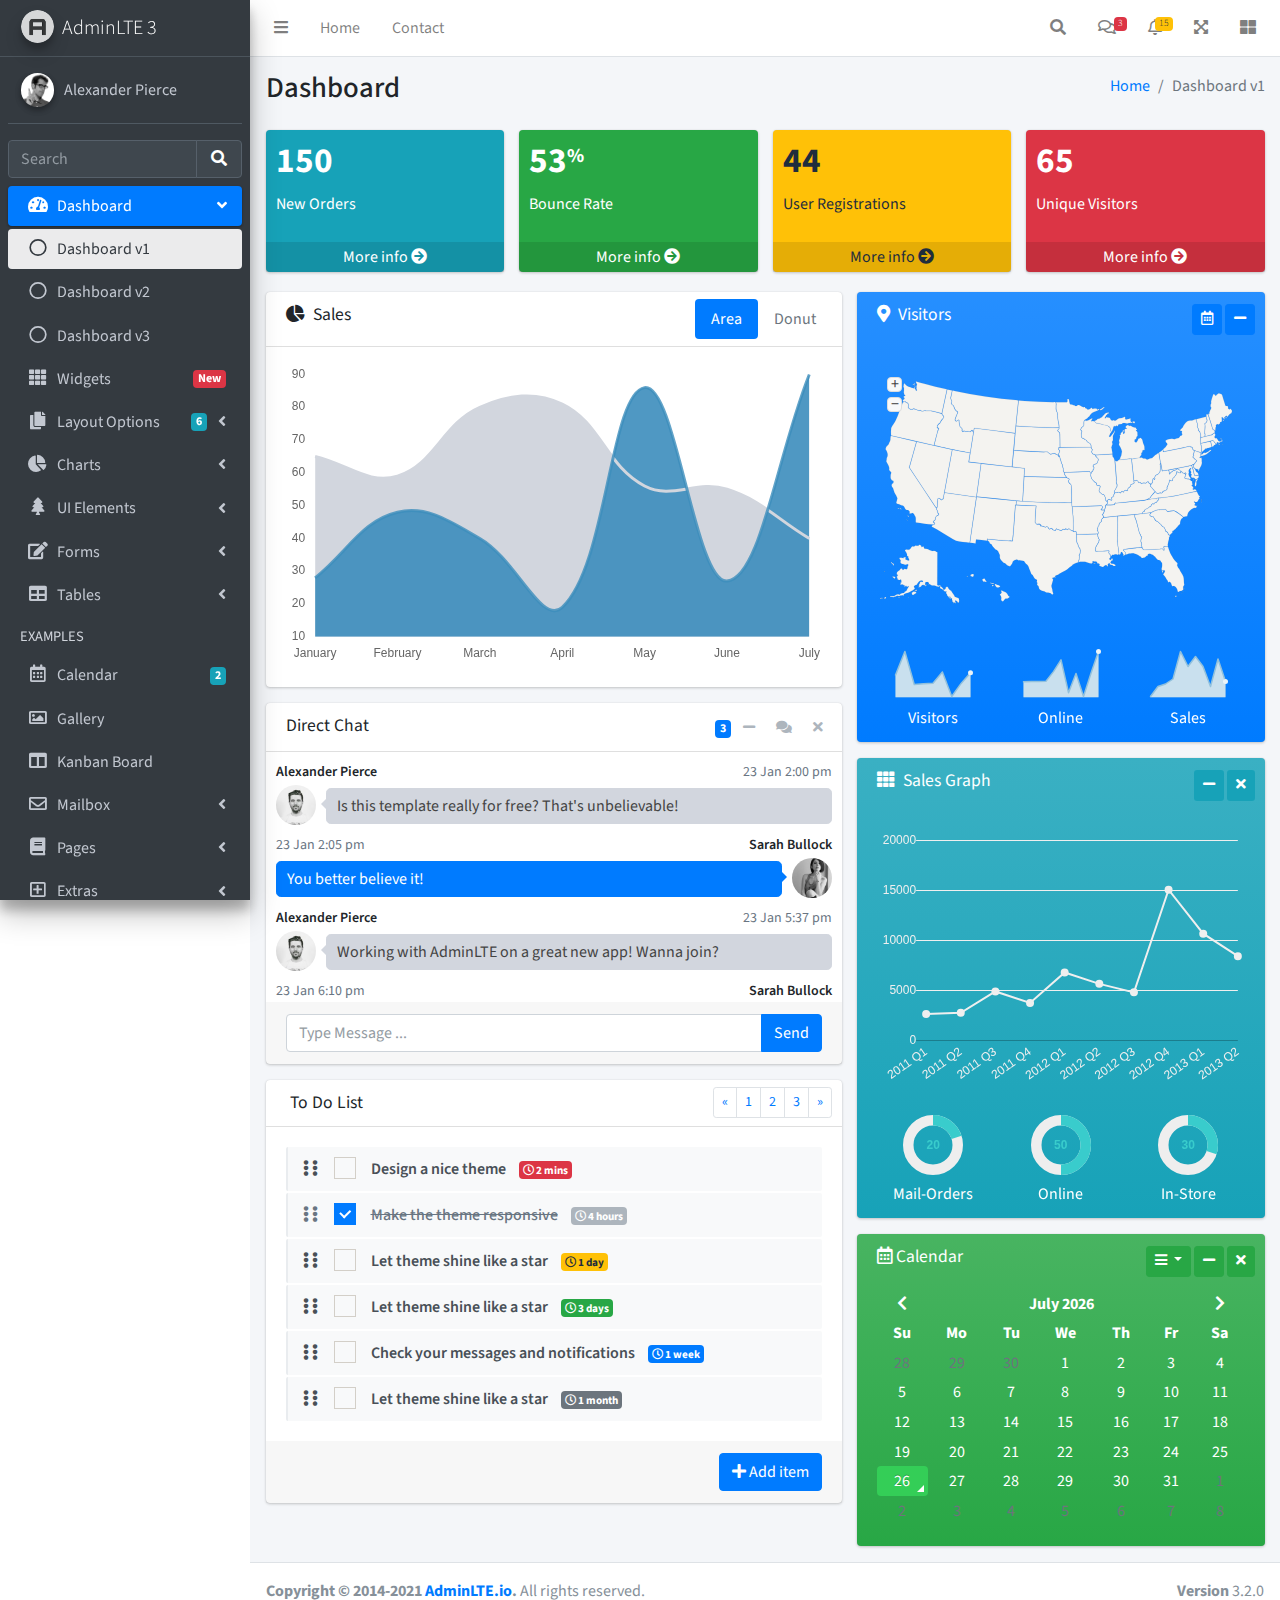
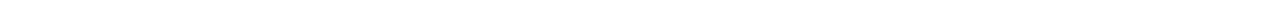
<file: adminlte/index.html>
<!DOCTYPE html>
<html lang="en">
<head>
  <meta charset="utf-8">
  <meta name="viewport" content="width=device-width, initial-scale=1">
  <title>AdminLTE 3 | Dashboard</title>

  <!-- Google Font: Source Sans Pro -->
  <link rel="stylesheet" href="https://fonts.googleapis.com/css?family=Source+Sans+Pro:300,400,400i,700&display=fallback">
  <!-- Font Awesome -->
  <link rel="stylesheet" href="plugins/fontawesome-free/css/all.min.css">
  <!-- Ionicons -->
  <link rel="stylesheet" href="https://code.ionicframework.com/ionicons/2.0.1/css/ionicons.min.css">
  <!-- Tempusdominus Bootstrap 4 -->
  <link rel="stylesheet" href="plugins/tempusdominus-bootstrap-4/css/tempusdominus-bootstrap-4.min.css">
  <!-- iCheck -->
  <link rel="stylesheet" href="plugins/icheck-bootstrap/icheck-bootstrap.min.css">
  <!-- JQVMap -->
  <link rel="stylesheet" href="plugins/jqvmap/jqvmap.min.css">
  <!-- Theme style -->
  <link rel="stylesheet" href="dist/css/adminlte.min.css">
  <!-- overlayScrollbars -->
  <link rel="stylesheet" href="plugins/overlayScrollbars/css/OverlayScrollbars.min.css">
  <!-- Daterange picker -->
  <link rel="stylesheet" href="plugins/daterangepicker/daterangepicker.css">
  <!-- summernote -->
  <link rel="stylesheet" href="plugins/summernote/summernote-bs4.min.css">
</head>
<body class="hold-transition sidebar-mini layout-fixed">
<div class="wrapper">

  <!-- Preloader -->
  <div class="preloader flex-column justify-content-center align-items-center">
    <img class="animation__shake" src="dist/img/AdminLTELogo.png" alt="AdminLTELogo" height="60" width="60">
  </div>

  <!-- Navbar -->
  <nav class="main-header navbar navbar-expand navbar-white navbar-light">
    <!-- Left navbar links -->
    <ul class="navbar-nav">
      <li class="nav-item">
        <a class="nav-link" data-widget="pushmenu" href="#" role="button"><i class="fas fa-bars"></i></a>
      </li>
      <li class="nav-item d-none d-sm-inline-block">
        <a href="index3.html" class="nav-link">Home</a>
      </li>
      <li class="nav-item d-none d-sm-inline-block">
        <a href="#" class="nav-link">Contact</a>
      </li>
    </ul>

    <!-- Right navbar links -->
    <ul class="navbar-nav ml-auto">
      <!-- Navbar Search -->
      <li class="nav-item">
        <a class="nav-link" data-widget="navbar-search" href="#" role="button">
          <i class="fas fa-search"></i>
        </a>
        <div class="navbar-search-block">
          <form class="form-inline">
            <div class="input-group input-group-sm">
              <input class="form-control form-control-navbar" type="search" placeholder="Search" aria-label="Search">
              <div class="input-group-append">
                <button class="btn btn-navbar" type="submit">
                  <i class="fas fa-search"></i>
                </button>
                <button class="btn btn-navbar" type="button" data-widget="navbar-search">
                  <i class="fas fa-times"></i>
                </button>
              </div>
            </div>
          </form>
        </div>
      </li>

      <!-- Messages Dropdown Menu -->
      <li class="nav-item dropdown">
        <a class="nav-link" data-toggle="dropdown" href="#">
          <i class="far fa-comments"></i>
          <span class="badge badge-danger navbar-badge">3</span>
        </a>
        <div class="dropdown-menu dropdown-menu-lg dropdown-menu-right">
          <a href="#" class="dropdown-item">
            <!-- Message Start -->
            <div class="media">
              <img src="dist/img/user1-128x128.jpg" alt="User Avatar" class="img-size-50 mr-3 img-circle">
              <div class="media-body">
                <h3 class="dropdown-item-title">
                  Brad Diesel
                  <span class="float-right text-sm text-danger"><i class="fas fa-star"></i></span>
                </h3>
                <p class="text-sm">Call me whenever you can...</p>
                <p class="text-sm text-muted"><i class="far fa-clock mr-1"></i> 4 Hours Ago</p>
              </div>
            </div>
            <!-- Message End -->
          </a>
          <div class="dropdown-divider"></div>
          <a href="#" class="dropdown-item">
            <!-- Message Start -->
            <div class="media">
              <img src="dist/img/user8-128x128.jpg" alt="User Avatar" class="img-size-50 img-circle mr-3">
              <div class="media-body">
                <h3 class="dropdown-item-title">
                  John Pierce
                  <span class="float-right text-sm text-muted"><i class="fas fa-star"></i></span>
                </h3>
                <p class="text-sm">I got your message bro</p>
                <p class="text-sm text-muted"><i class="far fa-clock mr-1"></i> 4 Hours Ago</p>
              </div>
            </div>
            <!-- Message End -->
          </a>
          <div class="dropdown-divider"></div>
          <a href="#" class="dropdown-item">
            <!-- Message Start -->
            <div class="media">
              <img src="dist/img/user3-128x128.jpg" alt="User Avatar" class="img-size-50 img-circle mr-3">
              <div class="media-body">
                <h3 class="dropdown-item-title">
                  Nora Silvester
                  <span class="float-right text-sm text-warning"><i class="fas fa-star"></i></span>
                </h3>
                <p class="text-sm">The subject goes here</p>
                <p class="text-sm text-muted"><i class="far fa-clock mr-1"></i> 4 Hours Ago</p>
              </div>
            </div>
            <!-- Message End -->
          </a>
          <div class="dropdown-divider"></div>
          <a href="#" class="dropdown-item dropdown-footer">See All Messages</a>
        </div>
      </li>
      <!-- Notifications Dropdown Menu -->
      <li class="nav-item dropdown">
        <a class="nav-link" data-toggle="dropdown" href="#">
          <i class="far fa-bell"></i>
          <span class="badge badge-warning navbar-badge">15</span>
        </a>
        <div class="dropdown-menu dropdown-menu-lg dropdown-menu-right">
          <span class="dropdown-item dropdown-header">15 Notifications</span>
          <div class="dropdown-divider"></div>
          <a href="#" class="dropdown-item">
            <i class="fas fa-envelope mr-2"></i> 4 new messages
            <span class="float-right text-muted text-sm">3 mins</span>
          </a>
          <div class="dropdown-divider"></div>
          <a href="#" class="dropdown-item">
            <i class="fas fa-users mr-2"></i> 8 friend requests
            <span class="float-right text-muted text-sm">12 hours</span>
          </a>
          <div class="dropdown-divider"></div>
          <a href="#" class="dropdown-item">
            <i class="fas fa-file mr-2"></i> 3 new reports
            <span class="float-right text-muted text-sm">2 days</span>
          </a>
          <div class="dropdown-divider"></div>
          <a href="#" class="dropdown-item dropdown-footer">See All Notifications</a>
        </div>
      </li>
      <li class="nav-item">
        <a class="nav-link" data-widget="fullscreen" href="#" role="button">
          <i class="fas fa-expand-arrows-alt"></i>
        </a>
      </li>
      <li class="nav-item">
        <a class="nav-link" data-widget="control-sidebar" data-controlsidebar-slide="true" href="#" role="button">
          <i class="fas fa-th-large"></i>
        </a>
      </li>
    </ul>
  </nav>
  <!-- /.navbar -->

  <!-- Main Sidebar Container -->
  <aside class="main-sidebar sidebar-dark-primary elevation-4">
    <!-- Brand Logo -->
    <a href="index3.html" class="brand-link">
      <img src="dist/img/AdminLTELogo.png" alt="AdminLTE Logo" class="brand-image img-circle elevation-3" style="opacity: .8">
      <span class="brand-text font-weight-light">AdminLTE 3</span>
    </a>

    <!-- Sidebar -->
    <div class="sidebar">
      <!-- Sidebar user panel (optional) -->
      <div class="user-panel mt-3 pb-3 mb-3 d-flex">
        <div class="image">
          <img src="dist/img/user2-160x160.jpg" class="img-circle elevation-2" alt="User Image">
        </div>
        <div class="info">
          <a href="#" class="d-block">Alexander Pierce</a>
        </div>
      </div>

      <!-- SidebarSearch Form -->
      <div class="form-inline">
        <div class="input-group" data-widget="sidebar-search">
          <input class="form-control form-control-sidebar" type="search" placeholder="Search" aria-label="Search">
          <div class="input-group-append">
            <button class="btn btn-sidebar">
              <i class="fas fa-search fa-fw"></i>
            </button>
          </div>
        </div>
      </div>

      <!-- Sidebar Menu -->
      <nav class="mt-2">
        <ul class="nav nav-pills nav-sidebar flex-column" data-widget="treeview" role="menu" data-accordion="false">
          <!-- Add icons to the links using the .nav-icon class
               with font-awesome or any other icon font library -->
          <li class="nav-item menu-open">
            <a href="#" class="nav-link active">
              <i class="nav-icon fas fa-tachometer-alt"></i>
              <p>
                Dashboard
                <i class="right fas fa-angle-left"></i>
              </p>
            </a>
            <ul class="nav nav-treeview">
              <li class="nav-item">
                <a href="./index.html" class="nav-link active">
                  <i class="far fa-circle nav-icon"></i>
                  <p>Dashboard v1</p>
                </a>
              </li>
              <li class="nav-item">
                <a href="./index2.html" class="nav-link">
                  <i class="far fa-circle nav-icon"></i>
                  <p>Dashboard v2</p>
                </a>
              </li>
              <li class="nav-item">
                <a href="./index3.html" class="nav-link">
                  <i class="far fa-circle nav-icon"></i>
                  <p>Dashboard v3</p>
                </a>
              </li>
            </ul>
          </li>
          <li class="nav-item">
            <a href="pages/widgets.html" class="nav-link">
              <i class="nav-icon fas fa-th"></i>
              <p>
                Widgets
                <span class="right badge badge-danger">New</span>
              </p>
            </a>
          </li>
          <li class="nav-item">
            <a href="#" class="nav-link">
              <i class="nav-icon fas fa-copy"></i>
              <p>
                Layout Options
                <i class="fas fa-angle-left right"></i>
                <span class="badge badge-info right">6</span>
              </p>
            </a>
            <ul class="nav nav-treeview">
              <li class="nav-item">
                <a href="pages/layout/top-nav.html" class="nav-link">
                  <i class="far fa-circle nav-icon"></i>
                  <p>Top Navigation</p>
                </a>
              </li>
              <li class="nav-item">
                <a href="pages/layout/top-nav-sidebar.html" class="nav-link">
                  <i class="far fa-circle nav-icon"></i>
                  <p>Top Navigation + Sidebar</p>
                </a>
              </li>
              <li class="nav-item">
                <a href="pages/layout/boxed.html" class="nav-link">
                  <i class="far fa-circle nav-icon"></i>
                  <p>Boxed</p>
                </a>
              </li>
              <li class="nav-item">
                <a href="pages/layout/fixed-sidebar.html" class="nav-link">
                  <i class="far fa-circle nav-icon"></i>
                  <p>Fixed Sidebar</p>
                </a>
              </li>
              <li class="nav-item">
                <a href="pages/layout/fixed-sidebar-custom.html" class="nav-link">
                  <i class="far fa-circle nav-icon"></i>
                  <p>Fixed Sidebar <small>+ Custom Area</small></p>
                </a>
              </li>
              <li class="nav-item">
                <a href="pages/layout/fixed-topnav.html" class="nav-link">
                  <i class="far fa-circle nav-icon"></i>
                  <p>Fixed Navbar</p>
                </a>
              </li>
              <li class="nav-item">
                <a href="pages/layout/fixed-footer.html" class="nav-link">
                  <i class="far fa-circle nav-icon"></i>
                  <p>Fixed Footer</p>
                </a>
              </li>
              <li class="nav-item">
                <a href="pages/layout/collapsed-sidebar.html" class="nav-link">
                  <i class="far fa-circle nav-icon"></i>
                  <p>Collapsed Sidebar</p>
                </a>
              </li>
            </ul>
          </li>
          <li class="nav-item">
            <a href="#" class="nav-link">
              <i class="nav-icon fas fa-chart-pie"></i>
              <p>
                Charts
                <i class="right fas fa-angle-left"></i>
              </p>
            </a>
            <ul class="nav nav-treeview">
              <li class="nav-item">
                <a href="pages/charts/chartjs.html" class="nav-link">
                  <i class="far fa-circle nav-icon"></i>
                  <p>ChartJS</p>
                </a>
              </li>
              <li class="nav-item">
                <a href="pages/charts/flot.html" class="nav-link">
                  <i class="far fa-circle nav-icon"></i>
                  <p>Flot</p>
                </a>
              </li>
              <li class="nav-item">
                <a href="pages/charts/inline.html" class="nav-link">
                  <i class="far fa-circle nav-icon"></i>
                  <p>Inline</p>
                </a>
              </li>
              <li class="nav-item">
                <a href="pages/charts/uplot.html" class="nav-link">
                  <i class="far fa-circle nav-icon"></i>
                  <p>uPlot</p>
                </a>
              </li>
            </ul>
          </li>
          <li class="nav-item">
            <a href="#" class="nav-link">
              <i class="nav-icon fas fa-tree"></i>
              <p>
                UI Elements
                <i class="fas fa-angle-left right"></i>
              </p>
            </a>
            <ul class="nav nav-treeview">
              <li class="nav-item">
                <a href="pages/UI/general.html" class="nav-link">
                  <i class="far fa-circle nav-icon"></i>
                  <p>General</p>
                </a>
              </li>
              <li class="nav-item">
                <a href="pages/UI/icons.html" class="nav-link">
                  <i class="far fa-circle nav-icon"></i>
                  <p>Icons</p>
                </a>
              </li>
              <li class="nav-item">
                <a href="pages/UI/buttons.html" class="nav-link">
                  <i class="far fa-circle nav-icon"></i>
                  <p>Buttons</p>
                </a>
              </li>
              <li class="nav-item">
                <a href="pages/UI/sliders.html" class="nav-link">
                  <i class="far fa-circle nav-icon"></i>
                  <p>Sliders</p>
                </a>
              </li>
              <li class="nav-item">
                <a href="pages/UI/modals.html" class="nav-link">
                  <i class="far fa-circle nav-icon"></i>
                  <p>Modals & Alerts</p>
                </a>
              </li>
              <li class="nav-item">
                <a href="pages/UI/navbar.html" class="nav-link">
                  <i class="far fa-circle nav-icon"></i>
                  <p>Navbar & Tabs</p>
                </a>
              </li>
              <li class="nav-item">
                <a href="pages/UI/timeline.html" class="nav-link">
                  <i class="far fa-circle nav-icon"></i>
                  <p>Timeline</p>
                </a>
              </li>
              <li class="nav-item">
                <a href="pages/UI/ribbons.html" class="nav-link">
                  <i class="far fa-circle nav-icon"></i>
                  <p>Ribbons</p>
                </a>
              </li>
            </ul>
          </li>
          <li class="nav-item">
            <a href="#" class="nav-link">
              <i class="nav-icon fas fa-edit"></i>
              <p>
                Forms
                <i class="fas fa-angle-left right"></i>
              </p>
            </a>
            <ul class="nav nav-treeview">
              <li class="nav-item">
                <a href="pages/forms/general.html" class="nav-link">
                  <i class="far fa-circle nav-icon"></i>
                  <p>General Elements</p>
                </a>
              </li>
              <li class="nav-item">
                <a href="pages/forms/advanced.html" class="nav-link">
                  <i class="far fa-circle nav-icon"></i>
                  <p>Advanced Elements</p>
                </a>
              </li>
              <li class="nav-item">
                <a href="pages/forms/editors.html" class="nav-link">
                  <i class="far fa-circle nav-icon"></i>
                  <p>Editors</p>
                </a>
              </li>
              <li class="nav-item">
                <a href="pages/forms/validation.html" class="nav-link">
                  <i class="far fa-circle nav-icon"></i>
                  <p>Validation</p>
                </a>
              </li>
            </ul>
          </li>
          <li class="nav-item">
            <a href="#" class="nav-link">
              <i class="nav-icon fas fa-table"></i>
              <p>
                Tables
                <i class="fas fa-angle-left right"></i>
              </p>
            </a>
            <ul class="nav nav-treeview">
              <li class="nav-item">
                <a href="pages/tables/simple.html" class="nav-link">
                  <i class="far fa-circle nav-icon"></i>
                  <p>Simple Tables</p>
                </a>
              </li>
              <li class="nav-item">
                <a href="pages/tables/data.html" class="nav-link">
                  <i class="far fa-circle nav-icon"></i>
                  <p>DataTables</p>
                </a>
              </li>
              <li class="nav-item">
                <a href="pages/tables/jsgrid.html" class="nav-link">
                  <i class="far fa-circle nav-icon"></i>
                  <p>jsGrid</p>
                </a>
              </li>
            </ul>
          </li>
          <li class="nav-header">EXAMPLES</li>
          <li class="nav-item">
            <a href="pages/calendar.html" class="nav-link">
              <i class="nav-icon far fa-calendar-alt"></i>
              <p>
                Calendar
                <span class="badge badge-info right">2</span>
              </p>
            </a>
          </li>
          <li class="nav-item">
            <a href="pages/gallery.html" class="nav-link">
              <i class="nav-icon far fa-image"></i>
              <p>
                Gallery
              </p>
            </a>
          </li>
          <li class="nav-item">
            <a href="pages/kanban.html" class="nav-link">
              <i class="nav-icon fas fa-columns"></i>
              <p>
                Kanban Board
              </p>
            </a>
          </li>
          <li class="nav-item">
            <a href="#" class="nav-link">
              <i class="nav-icon far fa-envelope"></i>
              <p>
                Mailbox
                <i class="fas fa-angle-left right"></i>
              </p>
            </a>
            <ul class="nav nav-treeview">
              <li class="nav-item">
                <a href="pages/mailbox/mailbox.html" class="nav-link">
                  <i class="far fa-circle nav-icon"></i>
                  <p>Inbox</p>
                </a>
              </li>
              <li class="nav-item">
                <a href="pages/mailbox/compose.html" class="nav-link">
                  <i class="far fa-circle nav-icon"></i>
                  <p>Compose</p>
                </a>
              </li>
              <li class="nav-item">
                <a href="pages/mailbox/read-mail.html" class="nav-link">
                  <i class="far fa-circle nav-icon"></i>
                  <p>Read</p>
                </a>
              </li>
            </ul>
          </li>
          <li class="nav-item">
            <a href="#" class="nav-link">
              <i class="nav-icon fas fa-book"></i>
              <p>
                Pages
                <i class="fas fa-angle-left right"></i>
              </p>
            </a>
            <ul class="nav nav-treeview">
              <li class="nav-item">
                <a href="pages/examples/invoice.html" class="nav-link">
                  <i class="far fa-circle nav-icon"></i>
                  <p>Invoice</p>
                </a>
              </li>
              <li class="nav-item">
                <a href="pages/examples/profile.html" class="nav-link">
                  <i class="far fa-circle nav-icon"></i>
                  <p>Profile</p>
                </a>
              </li>
              <li class="nav-item">
                <a href="pages/examples/e-commerce.html" class="nav-link">
                  <i class="far fa-circle nav-icon"></i>
                  <p>E-commerce</p>
                </a>
              </li>
              <li class="nav-item">
                <a href="pages/examples/projects.html" class="nav-link">
                  <i class="far fa-circle nav-icon"></i>
                  <p>Projects</p>
                </a>
              </li>
              <li class="nav-item">
                <a href="pages/examples/project-add.html" class="nav-link">
                  <i class="far fa-circle nav-icon"></i>
                  <p>Project Add</p>
                </a>
              </li>
              <li class="nav-item">
                <a href="pages/examples/project-edit.html" class="nav-link">
                  <i class="far fa-circle nav-icon"></i>
                  <p>Project Edit</p>
                </a>
              </li>
              <li class="nav-item">
                <a href="pages/examples/project-detail.html" class="nav-link">
                  <i class="far fa-circle nav-icon"></i>
                  <p>Project Detail</p>
                </a>
              </li>
              <li class="nav-item">
                <a href="pages/examples/contacts.html" class="nav-link">
                  <i class="far fa-circle nav-icon"></i>
                  <p>Contacts</p>
                </a>
              </li>
              <li class="nav-item">
                <a href="pages/examples/faq.html" class="nav-link">
                  <i class="far fa-circle nav-icon"></i>
                  <p>FAQ</p>
                </a>
              </li>
              <li class="nav-item">
                <a href="pages/examples/contact-us.html" class="nav-link">
                  <i class="far fa-circle nav-icon"></i>
                  <p>Contact us</p>
                </a>
              </li>
            </ul>
          </li>
          <li class="nav-item">
            <a href="#" class="nav-link">
              <i class="nav-icon far fa-plus-square"></i>
              <p>
                Extras
                <i class="fas fa-angle-left right"></i>
              </p>
            </a>
            <ul class="nav nav-treeview">
              <li class="nav-item">
                <a href="#" class="nav-link">
                  <i class="far fa-circle nav-icon"></i>
                  <p>
                    Login & Register v1
                    <i class="fas fa-angle-left right"></i>
                  </p>
                </a>
                <ul class="nav nav-treeview">
                  <li class="nav-item">
                    <a href="pages/examples/login.html" class="nav-link">
                      <i class="far fa-circle nav-icon"></i>
                      <p>Login v1</p>
                    </a>
                  </li>
                  <li class="nav-item">
                    <a href="pages/examples/register.html" class="nav-link">
                      <i class="far fa-circle nav-icon"></i>
                      <p>Register v1</p>
                    </a>
                  </li>
                  <li class="nav-item">
                    <a href="pages/examples/forgot-password.html" class="nav-link">
                      <i class="far fa-circle nav-icon"></i>
                      <p>Forgot Password v1</p>
                    </a>
                  </li>
                  <li class="nav-item">
                    <a href="pages/examples/recover-password.html" class="nav-link">
                      <i class="far fa-circle nav-icon"></i>
                      <p>Recover Password v1</p>
                    </a>
                  </li>
                </ul>
              </li>
              <li class="nav-item">
                <a href="#" class="nav-link">
                  <i class="far fa-circle nav-icon"></i>
                  <p>
                    Login & Register v2
                    <i class="fas fa-angle-left right"></i>
                  </p>
                </a>
                <ul class="nav nav-treeview">
                  <li class="nav-item">
                    <a href="pages/examples/login-v2.html" class="nav-link">
                      <i class="far fa-circle nav-icon"></i>
                      <p>Login v2</p>
                    </a>
                  </li>
                  <li class="nav-item">
                    <a href="pages/examples/register-v2.html" class="nav-link">
                      <i class="far fa-circle nav-icon"></i>
                      <p>Register v2</p>
                    </a>
                  </li>
                  <li class="nav-item">
                    <a href="pages/examples/forgot-password-v2.html" class="nav-link">
                      <i class="far fa-circle nav-icon"></i>
                      <p>Forgot Password v2</p>
                    </a>
                  </li>
                  <li class="nav-item">
                    <a href="pages/examples/recover-password-v2.html" class="nav-link">
                      <i class="far fa-circle nav-icon"></i>
                      <p>Recover Password v2</p>
                    </a>
                  </li>
                </ul>
              </li>
              <li class="nav-item">
                <a href="pages/examples/lockscreen.html" class="nav-link">
                  <i class="far fa-circle nav-icon"></i>
                  <p>Lockscreen</p>
                </a>
              </li>
              <li class="nav-item">
                <a href="pages/examples/legacy-user-menu.html" class="nav-link">
                  <i class="far fa-circle nav-icon"></i>
                  <p>Legacy User Menu</p>
                </a>
              </li>
              <li class="nav-item">
                <a href="pages/examples/language-menu.html" class="nav-link">
                  <i class="far fa-circle nav-icon"></i>
                  <p>Language Menu</p>
                </a>
              </li>
              <li class="nav-item">
                <a href="pages/examples/404.html" class="nav-link">
                  <i class="far fa-circle nav-icon"></i>
                  <p>Error 404</p>
                </a>
              </li>
              <li class="nav-item">
                <a href="pages/examples/500.html" class="nav-link">
                  <i class="far fa-circle nav-icon"></i>
                  <p>Error 500</p>
                </a>
              </li>
              <li class="nav-item">
                <a href="pages/examples/pace.html" class="nav-link">
                  <i class="far fa-circle nav-icon"></i>
                  <p>Pace</p>
                </a>
              </li>
              <li class="nav-item">
                <a href="pages/examples/blank.html" class="nav-link">
                  <i class="far fa-circle nav-icon"></i>
                  <p>Blank Page</p>
                </a>
              </li>
              <li class="nav-item">
                <a href="starter.html" class="nav-link">
                  <i class="far fa-circle nav-icon"></i>
                  <p>Starter Page</p>
                </a>
              </li>
            </ul>
          </li>
          <li class="nav-item">
            <a href="#" class="nav-link">
              <i class="nav-icon fas fa-search"></i>
              <p>
                Search
                <i class="fas fa-angle-left right"></i>
              </p>
            </a>
            <ul class="nav nav-treeview">
              <li class="nav-item">
                <a href="pages/search/simple.html" class="nav-link">
                  <i class="far fa-circle nav-icon"></i>
                  <p>Simple Search</p>
                </a>
              </li>
              <li class="nav-item">
                <a href="pages/search/enhanced.html" class="nav-link">
                  <i class="far fa-circle nav-icon"></i>
                  <p>Enhanced</p>
                </a>
              </li>
            </ul>
          </li>
          <li class="nav-header">MISCELLANEOUS</li>
          <li class="nav-item">
            <a href="iframe.html" class="nav-link">
              <i class="nav-icon fas fa-ellipsis-h"></i>
              <p>Tabbed IFrame Plugin</p>
            </a>
          </li>
          <li class="nav-item">
            <a href="https://adminlte.io/docs/3.1/" class="nav-link">
              <i class="nav-icon fas fa-file"></i>
              <p>Documentation</p>
            </a>
          </li>
          <li class="nav-header">MULTI LEVEL EXAMPLE</li>
          <li class="nav-item">
            <a href="#" class="nav-link">
              <i class="fas fa-circle nav-icon"></i>
              <p>Level 1</p>
            </a>
          </li>
          <li class="nav-item">
            <a href="#" class="nav-link">
              <i class="nav-icon fas fa-circle"></i>
              <p>
                Level 1
                <i class="right fas fa-angle-left"></i>
              </p>
            </a>
            <ul class="nav nav-treeview">
              <li class="nav-item">
                <a href="#" class="nav-link">
                  <i class="far fa-circle nav-icon"></i>
                  <p>Level 2</p>
                </a>
              </li>
              <li class="nav-item">
                <a href="#" class="nav-link">
                  <i class="far fa-circle nav-icon"></i>
                  <p>
                    Level 2
                    <i class="right fas fa-angle-left"></i>
                  </p>
                </a>
                <ul class="nav nav-treeview">
                  <li class="nav-item">
                    <a href="#" class="nav-link">
                      <i class="far fa-dot-circle nav-icon"></i>
                      <p>Level 3</p>
                    </a>
                  </li>
                  <li class="nav-item">
                    <a href="#" class="nav-link">
                      <i class="far fa-dot-circle nav-icon"></i>
                      <p>Level 3</p>
                    </a>
                  </li>
                  <li class="nav-item">
                    <a href="#" class="nav-link">
                      <i class="far fa-dot-circle nav-icon"></i>
                      <p>Level 3</p>
                    </a>
                  </li>
                </ul>
              </li>
              <li class="nav-item">
                <a href="#" class="nav-link">
                  <i class="far fa-circle nav-icon"></i>
                  <p>Level 2</p>
                </a>
              </li>
            </ul>
          </li>
          <li class="nav-item">
            <a href="#" class="nav-link">
              <i class="fas fa-circle nav-icon"></i>
              <p>Level 1</p>
            </a>
          </li>
          <li class="nav-header">LABELS</li>
          <li class="nav-item">
            <a href="#" class="nav-link">
              <i class="nav-icon far fa-circle text-danger"></i>
              <p class="text">Important</p>
            </a>
          </li>
          <li class="nav-item">
            <a href="#" class="nav-link">
              <i class="nav-icon far fa-circle text-warning"></i>
              <p>Warning</p>
            </a>
          </li>
          <li class="nav-item">
            <a href="#" class="nav-link">
              <i class="nav-icon far fa-circle text-info"></i>
              <p>Informational</p>
            </a>
          </li>
        </ul>
      </nav>
      <!-- /.sidebar-menu -->
    </div>
    <!-- /.sidebar -->
  </aside>

  <!-- Content Wrapper. Contains page content -->
  <div class="content-wrapper">
    <!-- Content Header (Page header) -->
    <div class="content-header">
      <div class="container-fluid">
        <div class="row mb-2">
          <div class="col-sm-6">
            <h1 class="m-0">Dashboard</h1>
          </div><!-- /.col -->
          <div class="col-sm-6">
            <ol class="breadcrumb float-sm-right">
              <li class="breadcrumb-item"><a href="#">Home</a></li>
              <li class="breadcrumb-item active">Dashboard v1</li>
            </ol>
          </div><!-- /.col -->
        </div><!-- /.row -->
      </div><!-- /.container-fluid -->
    </div>
    <!-- /.content-header -->

    <!-- Main content -->
    <section class="content">
      <div class="container-fluid">
        <!-- Small boxes (Stat box) -->
        <div class="row">
          <div class="col-lg-3 col-6">
            <!-- small box -->
            <div class="small-box bg-info">
              <div class="inner">
                <h3>150</h3>

                <p>New Orders</p>
              </div>
              <div class="icon">
                <i class="ion ion-bag"></i>
              </div>
              <a href="#" class="small-box-footer">More info <i class="fas fa-arrow-circle-right"></i></a>
            </div>
          </div>
          <!-- ./col -->
          <div class="col-lg-3 col-6">
            <!-- small box -->
            <div class="small-box bg-success">
              <div class="inner">
                <h3>53<sup style="font-size: 20px">%</sup></h3>

                <p>Bounce Rate</p>
              </div>
              <div class="icon">
                <i class="ion ion-stats-bars"></i>
              </div>
              <a href="#" class="small-box-footer">More info <i class="fas fa-arrow-circle-right"></i></a>
            </div>
          </div>
          <!-- ./col -->
          <div class="col-lg-3 col-6">
            <!-- small box -->
            <div class="small-box bg-warning">
              <div class="inner">
                <h3>44</h3>

                <p>User Registrations</p>
              </div>
              <div class="icon">
                <i class="ion ion-person-add"></i>
              </div>
              <a href="#" class="small-box-footer">More info <i class="fas fa-arrow-circle-right"></i></a>
            </div>
          </div>
          <!-- ./col -->
          <div class="col-lg-3 col-6">
            <!-- small box -->
            <div class="small-box bg-danger">
              <div class="inner">
                <h3>65</h3>

                <p>Unique Visitors</p>
              </div>
              <div class="icon">
                <i class="ion ion-pie-graph"></i>
              </div>
              <a href="#" class="small-box-footer">More info <i class="fas fa-arrow-circle-right"></i></a>
            </div>
          </div>
          <!-- ./col -->
        </div>
        <!-- /.row -->
        <!-- Main row -->
        <div class="row">
          <!-- Left col -->
          <section class="col-lg-7 connectedSortable">
            <!-- Custom tabs (Charts with tabs)-->
            <div class="card">
              <div class="card-header">
                <h3 class="card-title">
                  <i class="fas fa-chart-pie mr-1"></i>
                  Sales
                </h3>
                <div class="card-tools">
                  <ul class="nav nav-pills ml-auto">
                    <li class="nav-item">
                      <a class="nav-link active" href="#revenue-chart" data-toggle="tab">Area</a>
                    </li>
                    <li class="nav-item">
                      <a class="nav-link" href="#sales-chart" data-toggle="tab">Donut</a>
                    </li>
                  </ul>
                </div>
              </div><!-- /.card-header -->
              <div class="card-body">
                <div class="tab-content p-0">
                  <!-- Morris chart - Sales -->
                  <div class="chart tab-pane active" id="revenue-chart"
                       style="position: relative; height: 300px;">
                      <canvas id="revenue-chart-canvas" height="300" style="height: 300px;"></canvas>
                   </div>
                  <div class="chart tab-pane" id="sales-chart" style="position: relative; height: 300px;">
                    <canvas id="sales-chart-canvas" height="300" style="height: 300px;"></canvas>
                  </div>
                </div>
              </div><!-- /.card-body -->
            </div>
            <!-- /.card -->

            <!-- DIRECT CHAT -->
            <div class="card direct-chat direct-chat-primary">
              <div class="card-header">
                <h3 class="card-title">Direct Chat</h3>

                <div class="card-tools">
                  <span title="3 New Messages" class="badge badge-primary">3</span>
                  <button type="button" class="btn btn-tool" data-card-widget="collapse">
                    <i class="fas fa-minus"></i>
                  </button>
                  <button type="button" class="btn btn-tool" title="Contacts" data-widget="chat-pane-toggle">
                    <i class="fas fa-comments"></i>
                  </button>
                  <button type="button" class="btn btn-tool" data-card-widget="remove">
                    <i class="fas fa-times"></i>
                  </button>
                </div>
              </div>
              <!-- /.card-header -->
              <div class="card-body">
                <!-- Conversations are loaded here -->
                <div class="direct-chat-messages">
                  <!-- Message. Default to the left -->
                  <div class="direct-chat-msg">
                    <div class="direct-chat-infos clearfix">
                      <span class="direct-chat-name float-left">Alexander Pierce</span>
                      <span class="direct-chat-timestamp float-right">23 Jan 2:00 pm</span>
                    </div>
                    <!-- /.direct-chat-infos -->
                    <img class="direct-chat-img" src="dist/img/user1-128x128.jpg" alt="message user image">
                    <!-- /.direct-chat-img -->
                    <div class="direct-chat-text">
                      Is this template really for free? That's unbelievable!
                    </div>
                    <!-- /.direct-chat-text -->
                  </div>
                  <!-- /.direct-chat-msg -->

                  <!-- Message to the right -->
                  <div class="direct-chat-msg right">
                    <div class="direct-chat-infos clearfix">
                      <span class="direct-chat-name float-right">Sarah Bullock</span>
                      <span class="direct-chat-timestamp float-left">23 Jan 2:05 pm</span>
                    </div>
                    <!-- /.direct-chat-infos -->
                    <img class="direct-chat-img" src="dist/img/user3-128x128.jpg" alt="message user image">
                    <!-- /.direct-chat-img -->
                    <div class="direct-chat-text">
                      You better believe it!
                    </div>
                    <!-- /.direct-chat-text -->
                  </div>
                  <!-- /.direct-chat-msg -->

                  <!-- Message. Default to the left -->
                  <div class="direct-chat-msg">
                    <div class="direct-chat-infos clearfix">
                      <span class="direct-chat-name float-left">Alexander Pierce</span>
                      <span class="direct-chat-timestamp float-right">23 Jan 5:37 pm</span>
                    </div>
                    <!-- /.direct-chat-infos -->
                    <img class="direct-chat-img" src="dist/img/user1-128x128.jpg" alt="message user image">
                    <!-- /.direct-chat-img -->
                    <div class="direct-chat-text">
                      Working with AdminLTE on a great new app! Wanna join?
                    </div>
                    <!-- /.direct-chat-text -->
                  </div>
                  <!-- /.direct-chat-msg -->

                  <!-- Message to the right -->
                  <div class="direct-chat-msg right">
                    <div class="direct-chat-infos clearfix">
                      <span class="direct-chat-name float-right">Sarah Bullock</span>
                      <span class="direct-chat-timestamp float-left">23 Jan 6:10 pm</span>
                    </div>
                    <!-- /.direct-chat-infos -->
                    <img class="direct-chat-img" src="dist/img/user3-128x128.jpg" alt="message user image">
                    <!-- /.direct-chat-img -->
                    <div class="direct-chat-text">
                      I would love to.
                    </div>
                    <!-- /.direct-chat-text -->
                  </div>
                  <!-- /.direct-chat-msg -->

                </div>
                <!--/.direct-chat-messages-->

                <!-- Contacts are loaded here -->
                <div class="direct-chat-contacts">
                  <ul class="contacts-list">
                    <li>
                      <a href="#">
                        <img class="contacts-list-img" src="dist/img/user1-128x128.jpg" alt="User Avatar">

                        <div class="contacts-list-info">
                          <span class="contacts-list-name">
                            Count Dracula
                            <small class="contacts-list-date float-right">2/28/2015</small>
                          </span>
                          <span class="contacts-list-msg">How have you been? I was...</span>
                        </div>
                        <!-- /.contacts-list-info -->
                      </a>
                    </li>
                    <!-- End Contact Item -->
                    <li>
                      <a href="#">
                        <img class="contacts-list-img" src="dist/img/user7-128x128.jpg" alt="User Avatar">

                        <div class="contacts-list-info">
                          <span class="contacts-list-name">
                            Sarah Doe
                            <small class="contacts-list-date float-right">2/23/2015</small>
                          </span>
                          <span class="contacts-list-msg">I will be waiting for...</span>
                        </div>
                        <!-- /.contacts-list-info -->
                      </a>
                    </li>
                    <!-- End Contact Item -->
                    <li>
                      <a href="#">
                        <img class="contacts-list-img" src="dist/img/user3-128x128.jpg" alt="User Avatar">

                        <div class="contacts-list-info">
                          <span class="contacts-list-name">
                            Nadia Jolie
                            <small class="contacts-list-date float-right">2/20/2015</small>
                          </span>
                          <span class="contacts-list-msg">I'll call you back at...</span>
                        </div>
                        <!-- /.contacts-list-info -->
                      </a>
                    </li>
                    <!-- End Contact Item -->
                    <li>
                      <a href="#">
                        <img class="contacts-list-img" src="dist/img/user5-128x128.jpg" alt="User Avatar">

                        <div class="contacts-list-info">
                          <span class="contacts-list-name">
                            Nora S. Vans
                            <small class="contacts-list-date float-right">2/10/2015</small>
                          </span>
                          <span class="contacts-list-msg">Where is your new...</span>
                        </div>
                        <!-- /.contacts-list-info -->
                      </a>
                    </li>
                    <!-- End Contact Item -->
                    <li>
                      <a href="#">
                        <img class="contacts-list-img" src="dist/img/user6-128x128.jpg" alt="User Avatar">

                        <div class="contacts-list-info">
                          <span class="contacts-list-name">
                            John K.
                            <small class="contacts-list-date float-right">1/27/2015</small>
                          </span>
                          <span class="contacts-list-msg">Can I take a look at...</span>
                        </div>
                        <!-- /.contacts-list-info -->
                      </a>
                    </li>
                    <!-- End Contact Item -->
                    <li>
                      <a href="#">
                        <img class="contacts-list-img" src="dist/img/user8-128x128.jpg" alt="User Avatar">

                        <div class="contacts-list-info">
                          <span class="contacts-list-name">
                            Kenneth M.
                            <small class="contacts-list-date float-right">1/4/2015</small>
                          </span>
                          <span class="contacts-list-msg">Never mind I found...</span>
                        </div>
                        <!-- /.contacts-list-info -->
                      </a>
                    </li>
                    <!-- End Contact Item -->
                  </ul>
                  <!-- /.contacts-list -->
                </div>
                <!-- /.direct-chat-pane -->
              </div>
              <!-- /.card-body -->
              <div class="card-footer">
                <form action="#" method="post">
                  <div class="input-group">
                    <input type="text" name="message" placeholder="Type Message ..." class="form-control">
                    <span class="input-group-append">
                      <button type="button" class="btn btn-primary">Send</button>
                    </span>
                  </div>
                </form>
              </div>
              <!-- /.card-footer-->
            </div>
            <!--/.direct-chat -->

            <!-- TO DO List -->
            <div class="card">
              <div class="card-header">
                <h3 class="card-title">
                  <i class="ion ion-clipboard mr-1"></i>
                  To Do List
                </h3>

                <div class="card-tools">
                  <ul class="pagination pagination-sm">
                    <li class="page-item"><a href="#" class="page-link">&laquo;</a></li>
                    <li class="page-item"><a href="#" class="page-link">1</a></li>
                    <li class="page-item"><a href="#" class="page-link">2</a></li>
                    <li class="page-item"><a href="#" class="page-link">3</a></li>
                    <li class="page-item"><a href="#" class="page-link">&raquo;</a></li>
                  </ul>
                </div>
              </div>
              <!-- /.card-header -->
              <div class="card-body">
                <ul class="todo-list" data-widget="todo-list">
                  <li>
                    <!-- drag handle -->
                    <span class="handle">
                      <i class="fas fa-ellipsis-v"></i>
                      <i class="fas fa-ellipsis-v"></i>
                    </span>
                    <!-- checkbox -->
                    <div  class="icheck-primary d-inline ml-2">
                      <input type="checkbox" value="" name="todo1" id="todoCheck1">
                      <label for="todoCheck1"></label>
                    </div>
                    <!-- todo text -->
                    <span class="text">Design a nice theme</span>
                    <!-- Emphasis label -->
                    <small class="badge badge-danger"><i class="far fa-clock"></i> 2 mins</small>
                    <!-- General tools such as edit or delete-->
                    <div class="tools">
                      <i class="fas fa-edit"></i>
                      <i class="fas fa-trash-o"></i>
                    </div>
                  </li>
                  <li>
                    <span class="handle">
                      <i class="fas fa-ellipsis-v"></i>
                      <i class="fas fa-ellipsis-v"></i>
                    </span>
                    <div  class="icheck-primary d-inline ml-2">
                      <input type="checkbox" value="" name="todo2" id="todoCheck2" checked>
                      <label for="todoCheck2"></label>
                    </div>
                    <span class="text">Make the theme responsive</span>
                    <small class="badge badge-info"><i class="far fa-clock"></i> 4 hours</small>
                    <div class="tools">
                      <i class="fas fa-edit"></i>
                      <i class="fas fa-trash-o"></i>
                    </div>
                  </li>
                  <li>
                    <span class="handle">
                      <i class="fas fa-ellipsis-v"></i>
                      <i class="fas fa-ellipsis-v"></i>
                    </span>
                    <div  class="icheck-primary d-inline ml-2">
                      <input type="checkbox" value="" name="todo3" id="todoCheck3">
                      <label for="todoCheck3"></label>
                    </div>
                    <span class="text">Let theme shine like a star</span>
                    <small class="badge badge-warning"><i class="far fa-clock"></i> 1 day</small>
                    <div class="tools">
                      <i class="fas fa-edit"></i>
                      <i class="fas fa-trash-o"></i>
                    </div>
                  </li>
                  <li>
                    <span class="handle">
                      <i class="fas fa-ellipsis-v"></i>
                      <i class="fas fa-ellipsis-v"></i>
                    </span>
                    <div  class="icheck-primary d-inline ml-2">
                      <input type="checkbox" value="" name="todo4" id="todoCheck4">
                      <label for="todoCheck4"></label>
                    </div>
                    <span class="text">Let theme shine like a star</span>
                    <small class="badge badge-success"><i class="far fa-clock"></i> 3 days</small>
                    <div class="tools">
                      <i class="fas fa-edit"></i>
                      <i class="fas fa-trash-o"></i>
                    </div>
                  </li>
                  <li>
                    <span class="handle">
                      <i class="fas fa-ellipsis-v"></i>
                      <i class="fas fa-ellipsis-v"></i>
                    </span>
                    <div  class="icheck-primary d-inline ml-2">
                      <input type="checkbox" value="" name="todo5" id="todoCheck5">
                      <label for="todoCheck5"></label>
                    </div>
                    <span class="text">Check your messages and notifications</span>
                    <small class="badge badge-primary"><i class="far fa-clock"></i> 1 week</small>
                    <div class="tools">
                      <i class="fas fa-edit"></i>
                      <i class="fas fa-trash-o"></i>
                    </div>
                  </li>
                  <li>
                    <span class="handle">
                      <i class="fas fa-ellipsis-v"></i>
                      <i class="fas fa-ellipsis-v"></i>
                    </span>
                    <div  class="icheck-primary d-inline ml-2">
                      <input type="checkbox" value="" name="todo6" id="todoCheck6">
                      <label for="todoCheck6"></label>
                    </div>
                    <span class="text">Let theme shine like a star</span>
                    <small class="badge badge-secondary"><i class="far fa-clock"></i> 1 month</small>
                    <div class="tools">
                      <i class="fas fa-edit"></i>
                      <i class="fas fa-trash-o"></i>
                    </div>
                  </li>
                </ul>
              </div>
              <!-- /.card-body -->
              <div class="card-footer clearfix">
                <button type="button" class="btn btn-primary float-right"><i class="fas fa-plus"></i> Add item</button>
              </div>
            </div>
            <!-- /.card -->
          </section>
          <!-- /.Left col -->
          <!-- right col (We are only adding the ID to make the widgets sortable)-->
          <section class="col-lg-5 connectedSortable">

            <!-- Map card -->
            <div class="card bg-gradient-primary">
              <div class="card-header border-0">
                <h3 class="card-title">
                  <i class="fas fa-map-marker-alt mr-1"></i>
                  Visitors
                </h3>
                <!-- card tools -->
                <div class="card-tools">
                  <button type="button" class="btn btn-primary btn-sm daterange" title="Date range">
                    <i class="far fa-calendar-alt"></i>
                  </button>
                  <button type="button" class="btn btn-primary btn-sm" data-card-widget="collapse" title="Collapse">
                    <i class="fas fa-minus"></i>
                  </button>
                </div>
                <!-- /.card-tools -->
              </div>
              <div class="card-body">
                <div id="world-map" style="height: 250px; width: 100%;"></div>
              </div>
              <!-- /.card-body-->
              <div class="card-footer bg-transparent">
                <div class="row">
                  <div class="col-4 text-center">
                    <div id="sparkline-1"></div>
                    <div class="text-white">Visitors</div>
                  </div>
                  <!-- ./col -->
                  <div class="col-4 text-center">
                    <div id="sparkline-2"></div>
                    <div class="text-white">Online</div>
                  </div>
                  <!-- ./col -->
                  <div class="col-4 text-center">
                    <div id="sparkline-3"></div>
                    <div class="text-white">Sales</div>
                  </div>
                  <!-- ./col -->
                </div>
                <!-- /.row -->
              </div>
            </div>
            <!-- /.card -->

            <!-- solid sales graph -->
            <div class="card bg-gradient-info">
              <div class="card-header border-0">
                <h3 class="card-title">
                  <i class="fas fa-th mr-1"></i>
                  Sales Graph
                </h3>

                <div class="card-tools">
                  <button type="button" class="btn bg-info btn-sm" data-card-widget="collapse">
                    <i class="fas fa-minus"></i>
                  </button>
                  <button type="button" class="btn bg-info btn-sm" data-card-widget="remove">
                    <i class="fas fa-times"></i>
                  </button>
                </div>
              </div>
              <div class="card-body">
                <canvas class="chart" id="line-chart" style="min-height: 250px; height: 250px; max-height: 250px; max-width: 100%;"></canvas>
              </div>
              <!-- /.card-body -->
              <div class="card-footer bg-transparent">
                <div class="row">
                  <div class="col-4 text-center">
                    <input type="text" class="knob" data-readonly="true" value="20" data-width="60" data-height="60"
                           data-fgColor="#39CCCC">

                    <div class="text-white">Mail-Orders</div>
                  </div>
                  <!-- ./col -->
                  <div class="col-4 text-center">
                    <input type="text" class="knob" data-readonly="true" value="50" data-width="60" data-height="60"
                           data-fgColor="#39CCCC">

                    <div class="text-white">Online</div>
                  </div>
                  <!-- ./col -->
                  <div class="col-4 text-center">
                    <input type="text" class="knob" data-readonly="true" value="30" data-width="60" data-height="60"
                           data-fgColor="#39CCCC">

                    <div class="text-white">In-Store</div>
                  </div>
                  <!-- ./col -->
                </div>
                <!-- /.row -->
              </div>
              <!-- /.card-footer -->
            </div>
            <!-- /.card -->

            <!-- Calendar -->
            <div class="card bg-gradient-success">
              <div class="card-header border-0">

                <h3 class="card-title">
                  <i class="far fa-calendar-alt"></i>
                  Calendar
                </h3>
                <!-- tools card -->
                <div class="card-tools">
                  <!-- button with a dropdown -->
                  <div class="btn-group">
                    <button type="button" class="btn btn-success btn-sm dropdown-toggle" data-toggle="dropdown" data-offset="-52">
                      <i class="fas fa-bars"></i>
                    </button>
                    <div class="dropdown-menu" role="menu">
                      <a href="#" class="dropdown-item">Add new event</a>
                      <a href="#" class="dropdown-item">Clear events</a>
                      <div class="dropdown-divider"></div>
                      <a href="#" class="dropdown-item">View calendar</a>
                    </div>
                  </div>
                  <button type="button" class="btn btn-success btn-sm" data-card-widget="collapse">
                    <i class="fas fa-minus"></i>
                  </button>
                  <button type="button" class="btn btn-success btn-sm" data-card-widget="remove">
                    <i class="fas fa-times"></i>
                  </button>
                </div>
                <!-- /. tools -->
              </div>
              <!-- /.card-header -->
              <div class="card-body pt-0">
                <!--The calendar -->
                <div id="calendar" style="width: 100%"></div>
              </div>
              <!-- /.card-body -->
            </div>
            <!-- /.card -->
          </section>
          <!-- right col -->
        </div>
        <!-- /.row (main row) -->
      </div><!-- /.container-fluid -->
    </section>
    <!-- /.content -->
  </div>
  <!-- /.content-wrapper -->
  <footer class="main-footer">
    <strong>Copyright &copy; 2014-2021 <a href="https://adminlte.io">AdminLTE.io</a>.</strong>
    All rights reserved.
    <div class="float-right d-none d-sm-inline-block">
      <b>Version</b> 3.2.0
    </div>
  </footer>

  <!-- Control Sidebar -->
  <aside class="control-sidebar control-sidebar-dark">
    <!-- Control sidebar content goes here -->
  </aside>
  <!-- /.control-sidebar -->
</div>
<!-- ./wrapper -->

<!-- jQuery -->
<script src="plugins/jquery/jquery.min.js"></script>
<!-- jQuery UI 1.11.4 -->
<script src="plugins/jquery-ui/jquery-ui.min.js"></script>
<!-- Resolve conflict in jQuery UI tooltip with Bootstrap tooltip -->
<script>
  $.widget.bridge('uibutton', $.ui.button)
</script>
<!-- Bootstrap 4 -->
<script src="plugins/bootstrap/js/bootstrap.bundle.min.js"></script>
<!-- ChartJS -->
<script src="plugins/chart.js/Chart.min.js"></script>
<!-- Sparkline -->
<script src="plugins/sparklines/sparkline.js"></script>
<!-- JQVMap -->
<script src="plugins/jqvmap/jquery.vmap.min.js"></script>
<script src="plugins/jqvmap/maps/jquery.vmap.usa.js"></script>
<!-- jQuery Knob Chart -->
<script src="plugins/jquery-knob/jquery.knob.min.js"></script>
<!-- daterangepicker -->
<script src="plugins/moment/moment.min.js"></script>
<script src="plugins/daterangepicker/daterangepicker.js"></script>
<!-- Tempusdominus Bootstrap 4 -->
<script src="plugins/tempusdominus-bootstrap-4/js/tempusdominus-bootstrap-4.min.js"></script>
<!-- Summernote -->
<script src="plugins/summernote/summernote-bs4.min.js"></script>
<!-- overlayScrollbars -->
<script src="plugins/overlayScrollbars/js/jquery.overlayScrollbars.min.js"></script>
<!-- AdminLTE App -->
<script src="dist/js/adminlte.js"></script>
<!-- AdminLTE for demo purposes -->
<script src="dist/js/demo.js"></script>
<!-- AdminLTE dashboard demo (This is only for demo purposes) -->
<script src="dist/js/pages/dashboard.js"></script>
</body>
</html>
</file>
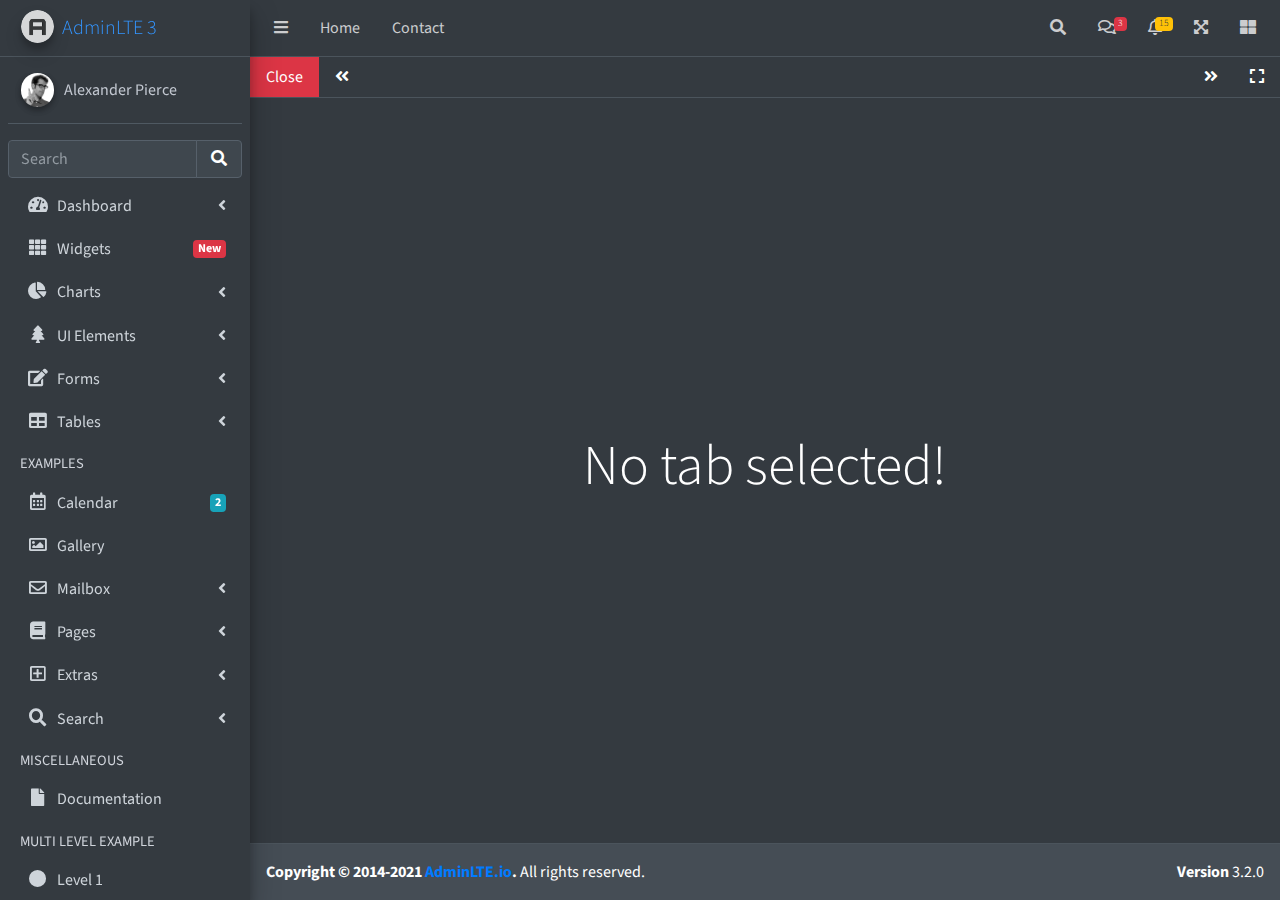
<file: adminlte/iframe-dark.html>
<!DOCTYPE html>
<html lang="en">
<head>
  <meta charset="utf-8">
  <meta name="viewport" content="width=device-width, initial-scale=1">
  <title>AdminLTE 3 | Tabbed IFrames</title>

  <!-- Google Font: Source Sans Pro -->
  <link rel="stylesheet" href="https://fonts.googleapis.com/css?family=Source+Sans+Pro:300,400,400i,700&display=fallback">
  <!-- Font Awesome -->
  <link rel="stylesheet" href="plugins/fontawesome-free/css/all.min.css">
  <!-- Theme style -->
  <link rel="stylesheet" href="dist/css/adminlte.min.css">
  <!-- overlayScrollbars -->
  <link rel="stylesheet" href="plugins/overlayScrollbars/css/OverlayScrollbars.min.css">
</head>
<body class="hold-transition sidebar-mini layout-fixed dark-mode" data-panel-auto-height-mode="height">
<div class="wrapper">

  <!-- Navbar -->
  <nav class="main-header navbar navbar-expand navbar-dark">
    <!-- Left navbar links -->
    <ul class="navbar-nav">
      <li class="nav-item">
        <a class="nav-link" data-widget="pushmenu" href="#" role="button"><i class="fas fa-bars"></i></a>
      </li>
      <li class="nav-item d-none d-sm-inline-block">
        <a href="index3.html" class="nav-link">Home</a>
      </li>
      <li class="nav-item d-none d-sm-inline-block">
        <a href="#" class="nav-link">Contact</a>
      </li>
    </ul>

    <!-- Right navbar links -->
    <ul class="navbar-nav ml-auto">
      <!-- Navbar Search -->
      <li class="nav-item">
        <a class="nav-link" data-widget="navbar-search" href="#" role="button">
          <i class="fas fa-search"></i>
        </a>
        <div class="navbar-search-block">
          <form class="form-inline">
            <div class="input-group input-group-sm">
              <input class="form-control form-control-navbar" type="search" placeholder="Search" aria-label="Search">
              <div class="input-group-append">
                <button class="btn btn-navbar" type="submit">
                  <i class="fas fa-search"></i>
                </button>
                <button class="btn btn-navbar" type="button" data-widget="navbar-search">
                  <i class="fas fa-times"></i>
                </button>
              </div>
            </div>
          </form>
        </div>
      </li>

      <!-- Messages Dropdown Menu -->
      <li class="nav-item dropdown">
        <a class="nav-link" data-toggle="dropdown" href="#">
          <i class="far fa-comments"></i>
          <span class="badge badge-danger navbar-badge">3</span>
        </a>
        <div class="dropdown-menu dropdown-menu-lg dropdown-menu-right">
          <a href="#" class="dropdown-item">
            <!-- Message Start -->
            <div class="media">
              <img src="dist/img/user1-128x128.jpg" alt="User Avatar" class="img-size-50 mr-3 img-circle">
              <div class="media-body">
                <h3 class="dropdown-item-title">
                  Brad Diesel
                  <span class="float-right text-sm text-danger"><i class="fas fa-star"></i></span>
                </h3>
                <p class="text-sm">Call me whenever you can...</p>
                <p class="text-sm text-muted"><i class="far fa-clock mr-1"></i> 4 Hours Ago</p>
              </div>
            </div>
            <!-- Message End -->
          </a>
          <div class="dropdown-divider"></div>
          <a href="#" class="dropdown-item">
            <!-- Message Start -->
            <div class="media">
              <img src="dist/img/user8-128x128.jpg" alt="User Avatar" class="img-size-50 img-circle mr-3">
              <div class="media-body">
                <h3 class="dropdown-item-title">
                  John Pierce
                  <span class="float-right text-sm text-muted"><i class="fas fa-star"></i></span>
                </h3>
                <p class="text-sm">I got your message bro</p>
                <p class="text-sm text-muted"><i class="far fa-clock mr-1"></i> 4 Hours Ago</p>
              </div>
            </div>
            <!-- Message End -->
          </a>
          <div class="dropdown-divider"></div>
          <a href="#" class="dropdown-item">
            <!-- Message Start -->
            <div class="media">
              <img src="dist/img/user3-128x128.jpg" alt="User Avatar" class="img-size-50 img-circle mr-3">
              <div class="media-body">
                <h3 class="dropdown-item-title">
                  Nora Silvester
                  <span class="float-right text-sm text-warning"><i class="fas fa-star"></i></span>
                </h3>
                <p class="text-sm">The subject goes here</p>
                <p class="text-sm text-muted"><i class="far fa-clock mr-1"></i> 4 Hours Ago</p>
              </div>
            </div>
            <!-- Message End -->
          </a>
          <div class="dropdown-divider"></div>
          <a href="#" class="dropdown-item dropdown-footer">See All Messages</a>
        </div>
      </li>
      <!-- Notifications Dropdown Menu -->
      <li class="nav-item dropdown">
        <a class="nav-link" data-toggle="dropdown" href="#">
          <i class="far fa-bell"></i>
          <span class="badge badge-warning navbar-badge">15</span>
        </a>
        <div class="dropdown-menu dropdown-menu-lg dropdown-menu-right">
          <span class="dropdown-item dropdown-header">15 Notifications</span>
          <div class="dropdown-divider"></div>
          <a href="#" class="dropdown-item">
            <i class="fas fa-envelope mr-2"></i> 4 new messages
            <span class="float-right text-muted text-sm">3 mins</span>
          </a>
          <div class="dropdown-divider"></div>
          <a href="#" class="dropdown-item">
            <i class="fas fa-users mr-2"></i> 8 friend requests
            <span class="float-right text-muted text-sm">12 hours</span>
          </a>
          <div class="dropdown-divider"></div>
          <a href="#" class="dropdown-item">
            <i class="fas fa-file mr-2"></i> 3 new reports
            <span class="float-right text-muted text-sm">2 days</span>
          </a>
          <div class="dropdown-divider"></div>
          <a href="#" class="dropdown-item dropdown-footer">See All Notifications</a>
        </div>
      </li>
      <li class="nav-item">
        <a class="nav-link" data-widget="fullscreen" href="#" role="button">
          <i class="fas fa-expand-arrows-alt"></i>
        </a>
      </li>
      <li class="nav-item">
        <a class="nav-link" data-widget="control-sidebar" data-slide="true" href="#" role="button">
          <i class="fas fa-th-large"></i>
        </a>
      </li>
    </ul>
  </nav>
  <!-- /.navbar -->

  <!-- Main Sidebar Container -->
  <aside class="main-sidebar sidebar-dark-primary elevation-4">
    <!-- Brand Logo -->
    <a href="index3.html" class="brand-link">
      <img src="dist/img/AdminLTELogo.png" alt="AdminLTE Logo" class="brand-image img-circle elevation-3" style="opacity: .8">
      <span class="brand-text font-weight-light">AdminLTE 3</span>
    </a>

    <!-- Sidebar -->
    <div class="sidebar">
      <!-- Sidebar user panel (optional) -->
      <div class="user-panel mt-3 pb-3 mb-3 d-flex">
        <div class="image">
          <img src="dist/img/user2-160x160.jpg" class="img-circle elevation-2" alt="User Image">
        </div>
        <div class="info">
          <a href="#" class="d-block">Alexander Pierce</a>
        </div>
      </div>

      <!-- SidebarSearch Form -->
      <div class="form-inline">
        <div class="input-group" data-widget="sidebar-search">
          <input class="form-control form-control-sidebar" type="search" placeholder="Search" aria-label="Search">
          <div class="input-group-append">
            <button class="btn btn-sidebar">
              <i class="fas fa-search fa-fw"></i>
            </button>
          </div>
        </div>
      </div>

      <!-- Sidebar Menu -->
      <nav class="mt-2">
        <ul class="nav nav-pills nav-sidebar flex-column" data-widget="treeview" role="menu" data-accordion="false">
          <!-- Add icons to the links using the .nav-icon class
               with font-awesome or any other icon font library -->
          <li class="nav-item">
            <a href="#" class="nav-link">
              <i class="nav-icon fas fa-tachometer-alt"></i>
              <p>
                Dashboard
                <i class="right fas fa-angle-left"></i>
              </p>
            </a>
            <ul class="nav nav-treeview">
              <li class="nav-item">
                <a href="./index.html" class="nav-link">
                  <i class="far fa-circle nav-icon"></i>
                  <p>Dashboard v1</p>
                </a>
              </li>
              <li class="nav-item">
                <a href="./index2.html" class="nav-link">
                  <i class="far fa-circle nav-icon"></i>
                  <p>Dashboard v2</p>
                </a>
              </li>
              <li class="nav-item">
                <a href="./index3.html" class="nav-link">
                  <i class="far fa-circle nav-icon"></i>
                  <p>Dashboard v3</p>
                </a>
              </li>
            </ul>
          </li>
          <li class="nav-item">
            <a href="pages/widgets.html" class="nav-link">
              <i class="nav-icon fas fa-th"></i>
              <p>
                Widgets
                <span class="right badge badge-danger">New</span>
              </p>
            </a>
          </li>
          <li class="nav-item">
            <a href="#" class="nav-link">
              <i class="nav-icon fas fa-chart-pie"></i>
              <p>
                Charts
                <i class="right fas fa-angle-left"></i>
              </p>
            </a>
            <ul class="nav nav-treeview">
              <li class="nav-item">
                <a href="pages/charts/chartjs.html" class="nav-link">
                  <i class="far fa-circle nav-icon"></i>
                  <p>ChartJS</p>
                </a>
              </li>
              <li class="nav-item">
                <a href="pages/charts/flot.html" class="nav-link">
                  <i class="far fa-circle nav-icon"></i>
                  <p>Flot</p>
                </a>
              </li>
              <li class="nav-item">
                <a href="pages/charts/inline.html" class="nav-link">
                  <i class="far fa-circle nav-icon"></i>
                  <p>Inline</p>
                </a>
              </li>
            </ul>
          </li>
          <li class="nav-item">
            <a href="#" class="nav-link">
              <i class="nav-icon fas fa-tree"></i>
              <p>
                UI Elements
                <i class="fas fa-angle-left right"></i>
              </p>
            </a>
            <ul class="nav nav-treeview">
              <li class="nav-item">
                <a href="pages/UI/general.html" class="nav-link">
                  <i class="far fa-circle nav-icon"></i>
                  <p>General</p>
                </a>
              </li>
              <li class="nav-item">
                <a href="pages/UI/icons.html" class="nav-link">
                  <i class="far fa-circle nav-icon"></i>
                  <p>Icons</p>
                </a>
              </li>
              <li class="nav-item">
                <a href="pages/UI/buttons.html" class="nav-link">
                  <i class="far fa-circle nav-icon"></i>
                  <p>Buttons</p>
                </a>
              </li>
              <li class="nav-item">
                <a href="pages/UI/sliders.html" class="nav-link">
                  <i class="far fa-circle nav-icon"></i>
                  <p>Sliders</p>
                </a>
              </li>
              <li class="nav-item">
                <a href="pages/UI/modals.html" class="nav-link">
                  <i class="far fa-circle nav-icon"></i>
                  <p>Modals & Alerts</p>
                </a>
              </li>
              <li class="nav-item">
                <a href="pages/UI/navbar.html" class="nav-link">
                  <i class="far fa-circle nav-icon"></i>
                  <p>Navbar & Tabs</p>
                </a>
              </li>
              <li class="nav-item">
                <a href="pages/UI/timeline.html" class="nav-link">
                  <i class="far fa-circle nav-icon"></i>
                  <p>Timeline</p>
                </a>
              </li>
              <li class="nav-item">
                <a href="pages/UI/ribbons.html" class="nav-link">
                  <i class="far fa-circle nav-icon"></i>
                  <p>Ribbons</p>
                </a>
              </li>
            </ul>
          </li>
          <li class="nav-item">
            <a href="#" class="nav-link">
              <i class="nav-icon fas fa-edit"></i>
              <p>
                Forms
                <i class="fas fa-angle-left right"></i>
              </p>
            </a>
            <ul class="nav nav-treeview">
              <li class="nav-item">
                <a href="pages/forms/general.html" class="nav-link">
                  <i class="far fa-circle nav-icon"></i>
                  <p>General Elements</p>
                </a>
              </li>
              <li class="nav-item">
                <a href="pages/forms/advanced.html" class="nav-link">
                  <i class="far fa-circle nav-icon"></i>
                  <p>Advanced Elements</p>
                </a>
              </li>
              <li class="nav-item">
                <a href="pages/forms/editors.html" class="nav-link">
                  <i class="far fa-circle nav-icon"></i>
                  <p>Editors</p>
                </a>
              </li>
              <li class="nav-item">
                <a href="pages/forms/validation.html" class="nav-link">
                  <i class="far fa-circle nav-icon"></i>
                  <p>Validation</p>
                </a>
              </li>
            </ul>
          </li>
          <li class="nav-item">
            <a href="#" class="nav-link">
              <i class="nav-icon fas fa-table"></i>
              <p>
                Tables
                <i class="fas fa-angle-left right"></i>
              </p>
            </a>
            <ul class="nav nav-treeview">
              <li class="nav-item">
                <a href="pages/tables/simple.html" class="nav-link">
                  <i class="far fa-circle nav-icon"></i>
                  <p>Simple Tables</p>
                </a>
              </li>
              <li class="nav-item">
                <a href="pages/tables/data.html" class="nav-link">
                  <i class="far fa-circle nav-icon"></i>
                  <p>DataTables</p>
                </a>
              </li>
              <li class="nav-item">
                <a href="pages/tables/jsgrid.html" class="nav-link">
                  <i class="far fa-circle nav-icon"></i>
                  <p>jsGrid</p>
                </a>
              </li>
            </ul>
          </li>
          <li class="nav-header">EXAMPLES</li>
          <li class="nav-item">
            <a href="pages/calendar.html" class="nav-link">
              <i class="nav-icon far fa-calendar-alt"></i>
              <p>
                Calendar
                <span class="badge badge-info right">2</span>
              </p>
            </a>
          </li>
          <li class="nav-item">
            <a href="pages/gallery.html" class="nav-link">
              <i class="nav-icon far fa-image"></i>
              <p>
                Gallery
              </p>
            </a>
          </li>
          <li class="nav-item">
            <a href="#" class="nav-link">
              <i class="nav-icon far fa-envelope"></i>
              <p>
                Mailbox
                <i class="fas fa-angle-left right"></i>
              </p>
            </a>
            <ul class="nav nav-treeview">
              <li class="nav-item">
                <a href="pages/mailbox/mailbox.html" class="nav-link">
                  <i class="far fa-circle nav-icon"></i>
                  <p>Inbox</p>
                </a>
              </li>
              <li class="nav-item">
                <a href="pages/mailbox/compose.html" class="nav-link">
                  <i class="far fa-circle nav-icon"></i>
                  <p>Compose</p>
                </a>
              </li>
              <li class="nav-item">
                <a href="pages/mailbox/read-mail.html" class="nav-link">
                  <i class="far fa-circle nav-icon"></i>
                  <p>Read</p>
                </a>
              </li>
            </ul>
          </li>
          <li class="nav-item">
            <a href="#" class="nav-link">
              <i class="nav-icon fas fa-book"></i>
              <p>
                Pages
                <i class="fas fa-angle-left right"></i>
              </p>
            </a>
            <ul class="nav nav-treeview">
              <li class="nav-item">
                <a href="pages/examples/invoice.html" class="nav-link">
                  <i class="far fa-circle nav-icon"></i>
                  <p>Invoice</p>
                </a>
              </li>
              <li class="nav-item">
                <a href="pages/examples/profile.html" class="nav-link">
                  <i class="far fa-circle nav-icon"></i>
                  <p>Profile</p>
                </a>
              </li>
              <li class="nav-item">
                <a href="pages/examples/e-commerce.html" class="nav-link">
                  <i class="far fa-circle nav-icon"></i>
                  <p>E-commerce</p>
                </a>
              </li>
              <li class="nav-item">
                <a href="pages/examples/projects.html" class="nav-link">
                  <i class="far fa-circle nav-icon"></i>
                  <p>Projects</p>
                </a>
              </li>
              <li class="nav-item">
                <a href="pages/examples/project-add.html" class="nav-link">
                  <i class="far fa-circle nav-icon"></i>
                  <p>Project Add</p>
                </a>
              </li>
              <li class="nav-item">
                <a href="pages/examples/project-edit.html" class="nav-link">
                  <i class="far fa-circle nav-icon"></i>
                  <p>Project Edit</p>
                </a>
              </li>
              <li class="nav-item">
                <a href="pages/examples/project-detail.html" class="nav-link">
                  <i class="far fa-circle nav-icon"></i>
                  <p>Project Detail</p>
                </a>
              </li>
              <li class="nav-item">
                <a href="pages/examples/contacts.html" class="nav-link">
                  <i class="far fa-circle nav-icon"></i>
                  <p>Contacts</p>
                </a>
              </li>
              <li class="nav-item">
                <a href="pages/examples/faq.html" class="nav-link">
                  <i class="far fa-circle nav-icon"></i>
                  <p>FAQ</p>
                </a>
              </li>
              <li class="nav-item">
                <a href="pages/examples/contact-us.html" class="nav-link">
                  <i class="far fa-circle nav-icon"></i>
                  <p>Contact us</p>
                </a>
              </li>
            </ul>
          </li>
          <li class="nav-item">
            <a href="#" class="nav-link">
              <i class="nav-icon far fa-plus-square"></i>
              <p>
                Extras
                <i class="fas fa-angle-left right"></i>
              </p>
            </a>
            <ul class="nav nav-treeview">
              <li class="nav-item">
                <a href="#" class="nav-link">
                  <i class="far fa-circle nav-icon"></i>
                  <p>
                    Login & Register v1
                    <i class="fas fa-angle-left right"></i>
                  </p>
                </a>
                <ul class="nav nav-treeview">
                  <li class="nav-item">
                    <a href="pages/examples/login.html" class="nav-link">
                      <i class="far fa-circle nav-icon"></i>
                      <p>Login v1</p>
                    </a>
                  </li>
                  <li class="nav-item">
                    <a href="pages/examples/register.html" class="nav-link">
                      <i class="far fa-circle nav-icon"></i>
                      <p>Register v1</p>
                    </a>
                  </li>
                  <li class="nav-item">
                    <a href="pages/examples/forgot-password.html" class="nav-link">
                      <i class="far fa-circle nav-icon"></i>
                      <p>Forgot Password v1</p>
                    </a>
                  </li>
                  <li class="nav-item">
                    <a href="pages/examples/recover-password.html" class="nav-link">
                      <i class="far fa-circle nav-icon"></i>
                      <p>Recover Password v1</p>
                    </a>
                  </li>
                </ul>
              </li>
              <li class="nav-item">
                <a href="#" class="nav-link">
                  <i class="far fa-circle nav-icon"></i>
                  <p>
                    Login & Register v2
                    <i class="fas fa-angle-left right"></i>
                  </p>
                </a>
                <ul class="nav nav-treeview">
                  <li class="nav-item">
                    <a href="pages/examples/login-v2.html" class="nav-link">
                      <i class="far fa-circle nav-icon"></i>
                      <p>Login v2</p>
                    </a>
                  </li>
                  <li class="nav-item">
                    <a href="pages/examples/register-v2.html" class="nav-link">
                      <i class="far fa-circle nav-icon"></i>
                      <p>Register v2</p>
                    </a>
                  </li>
                  <li class="nav-item">
                    <a href="pages/examples/forgot-password-v2.html" class="nav-link">
                      <i class="far fa-circle nav-icon"></i>
                      <p>Forgot Password v2</p>
                    </a>
                  </li>
                  <li class="nav-item">
                    <a href="pages/examples/recover-password-v2.html" class="nav-link">
                      <i class="far fa-circle nav-icon"></i>
                      <p>Recover Password v2</p>
                    </a>
                  </li>
                </ul>
              </li>
              <li class="nav-item">
                <a href="pages/examples/lockscreen.html" class="nav-link">
                  <i class="far fa-circle nav-icon"></i>
                  <p>Lockscreen</p>
                </a>
              </li>
              <li class="nav-item">
                <a href="pages/examples/legacy-user-menu.html" class="nav-link">
                  <i class="far fa-circle nav-icon"></i>
                  <p>Legacy User Menu</p>
                </a>
              </li>
              <li class="nav-item">
                <a href="pages/examples/language-menu.html" class="nav-link">
                  <i class="far fa-circle nav-icon"></i>
                  <p>Language Menu</p>
                </a>
              </li>
              <li class="nav-item">
                <a href="pages/examples/404.html" class="nav-link">
                  <i class="far fa-circle nav-icon"></i>
                  <p>Error 404</p>
                </a>
              </li>
              <li class="nav-item">
                <a href="pages/examples/500.html" class="nav-link">
                  <i class="far fa-circle nav-icon"></i>
                  <p>Error 500</p>
                </a>
              </li>
              <li class="nav-item">
                <a href="pages/examples/pace.html" class="nav-link">
                  <i class="far fa-circle nav-icon"></i>
                  <p>Pace</p>
                </a>
              </li>
              <li class="nav-item">
                <a href="pages/examples/blank.html" class="nav-link">
                  <i class="far fa-circle nav-icon"></i>
                  <p>Blank Page</p>
                </a>
              </li>
              <li class="nav-item">
                <a href="starter.html" class="nav-link">
                  <i class="far fa-circle nav-icon"></i>
                  <p>Starter Page</p>
                </a>
              </li>
            </ul>
          </li>
          <li class="nav-item">
            <a href="#" class="nav-link">
              <i class="nav-icon fas fa-search"></i>
              <p>
                Search
                <i class="fas fa-angle-left right"></i>
              </p>
            </a>
            <ul class="nav nav-treeview">
              <li class="nav-item">
                <a href="pages/search/simple.html" class="nav-link">
                  <i class="far fa-circle nav-icon"></i>
                  <p>Simple Search</p>
                </a>
              </li>
              <li class="nav-item">
                <a href="pages/search/enhanced.html" class="nav-link">
                  <i class="far fa-circle nav-icon"></i>
                  <p>Enhanced</p>
                </a>
              </li>
            </ul>
          </li>
          <li class="nav-header">MISCELLANEOUS</li>
          <li class="nav-item">
            <a href="https://adminlte.io/docs/3.1/" class="nav-link">
              <i class="nav-icon fas fa-file"></i>
              <p>Documentation</p>
            </a>
          </li>
          <li class="nav-header">MULTI LEVEL EXAMPLE</li>
          <li class="nav-item">
            <a href="#" class="nav-link">
              <i class="fas fa-circle nav-icon"></i>
              <p>Level 1</p>
            </a>
          </li>
          <li class="nav-item">
            <a href="#" class="nav-link">
              <i class="nav-icon fas fa-circle"></i>
              <p>
                Level 1
                <i class="right fas fa-angle-left"></i>
              </p>
            </a>
            <ul class="nav nav-treeview">
              <li class="nav-item">
                <a href="#" class="nav-link">
                  <i class="far fa-circle nav-icon"></i>
                  <p>Level 2</p>
                </a>
              </li>
              <li class="nav-item">
                <a href="#" class="nav-link">
                  <i class="far fa-circle nav-icon"></i>
                  <p>
                    Level 2
                    <i class="right fas fa-angle-left"></i>
                  </p>
                </a>
                <ul class="nav nav-treeview">
                  <li class="nav-item">
                    <a href="#" class="nav-link">
                      <i class="far fa-dot-circle nav-icon"></i>
                      <p>Level 3</p>
                    </a>
                  </li>
                  <li class="nav-item">
                    <a href="#" class="nav-link">
                      <i class="far fa-dot-circle nav-icon"></i>
                      <p>Level 3</p>
                    </a>
                  </li>
                  <li class="nav-item">
                    <a href="#" class="nav-link">
                      <i class="far fa-dot-circle nav-icon"></i>
                      <p>Level 3</p>
                    </a>
                  </li>
                </ul>
              </li>
              <li class="nav-item">
                <a href="#" class="nav-link">
                  <i class="far fa-circle nav-icon"></i>
                  <p>Level 2</p>
                </a>
              </li>
            </ul>
          </li>
          <li class="nav-item">
            <a href="#" class="nav-link">
              <i class="fas fa-circle nav-icon"></i>
              <p>Level 1</p>
            </a>
          </li>
          <li class="nav-header">LABELS</li>
          <li class="nav-item">
            <a href="#" class="nav-link">
              <i class="nav-icon far fa-circle text-danger"></i>
              <p class="text">Important</p>
            </a>
          </li>
          <li class="nav-item">
            <a href="#" class="nav-link">
              <i class="nav-icon far fa-circle text-warning"></i>
              <p>Warning</p>
            </a>
          </li>
          <li class="nav-item">
            <a href="#" class="nav-link">
              <i class="nav-icon far fa-circle text-info"></i>
              <p>Informational</p>
            </a>
          </li>
        </ul>
      </nav>
      <!-- /.sidebar-menu -->
    </div>
    <!-- /.sidebar -->
  </aside>

  <!-- Content Wrapper. Contains page content -->
  <div class="content-wrapper iframe-mode bg-dark" data-widget="iframe" data-auto-dark-mode="true" data-loading-screen="750">
    <div class="nav navbar navbar-expand-lg navbar-dark border-bottom border-dark p-0">
      <a class="nav-link bg-danger" href="#" data-widget="iframe-close">Close</a>
      <a class="nav-link bg-dark" href="#" data-widget="iframe-scrollleft"><i class="fas fa-angle-double-left"></i></a>
      <ul class="navbar-nav" role="tablist">
      </ul>
      <a class="nav-link bg-dark" href="#" data-widget="iframe-scrollright"><i class="fas fa-angle-double-right"></i></a>
      <a class="nav-link bg-dark" href="#" data-widget="iframe-fullscreen"><i class="fas fa-expand"></i></a>
    </div>
    <div class="tab-content">
      <div class="tab-empty">
        <h2 class="display-4">No tab selected!</h2>
      </div>
      <div class="tab-loading">
        <div>
          <h2 class="display-4">Tab is loading <i class="fa fa-sync fa-spin"></i></h2>
        </div>
      </div>
    </div>
  </div>
    <!-- /.content-wrapper -->
  <footer class="main-footer dark-mode">
    <strong>Copyright &copy; 2014-2021 <a href="https://adminlte.io">AdminLTE.io</a>.</strong>
    All rights reserved.
    <div class="float-right d-none d-sm-inline-block">
      <b>Version</b> 3.2.0
    </div>
  </footer>

  <!-- Control Sidebar -->
  <aside class="control-sidebar control-sidebar-dark">
    <!-- Control sidebar content goes here -->
  </aside>
  <!-- /.control-sidebar -->
</div>
<!-- ./wrapper -->

<!-- jQuery -->
<script src="plugins/jquery/jquery.min.js"></script>
<!-- jQuery UI 1.11.4 -->
<script src="plugins/jquery-ui/jquery-ui.min.js"></script>
<!-- Resolve conflict in jQuery UI tooltip with Bootstrap tooltip -->
<script>
  $.widget.bridge('uibutton', $.ui.button)
</script>
<!-- Bootstrap 4 -->
<script src="plugins/bootstrap/js/bootstrap.bundle.min.js"></script>
<!-- overlayScrollbars -->
<script src="plugins/overlayScrollbars/js/jquery.overlayScrollbars.min.js"></script>
<!-- AdminLTE App -->
<script src="dist/js/adminlte.js"></script>
<!-- AdminLTE for demo purposes -->
<script src="dist/js/demo.js"></script>
</body>
</html>
</file>
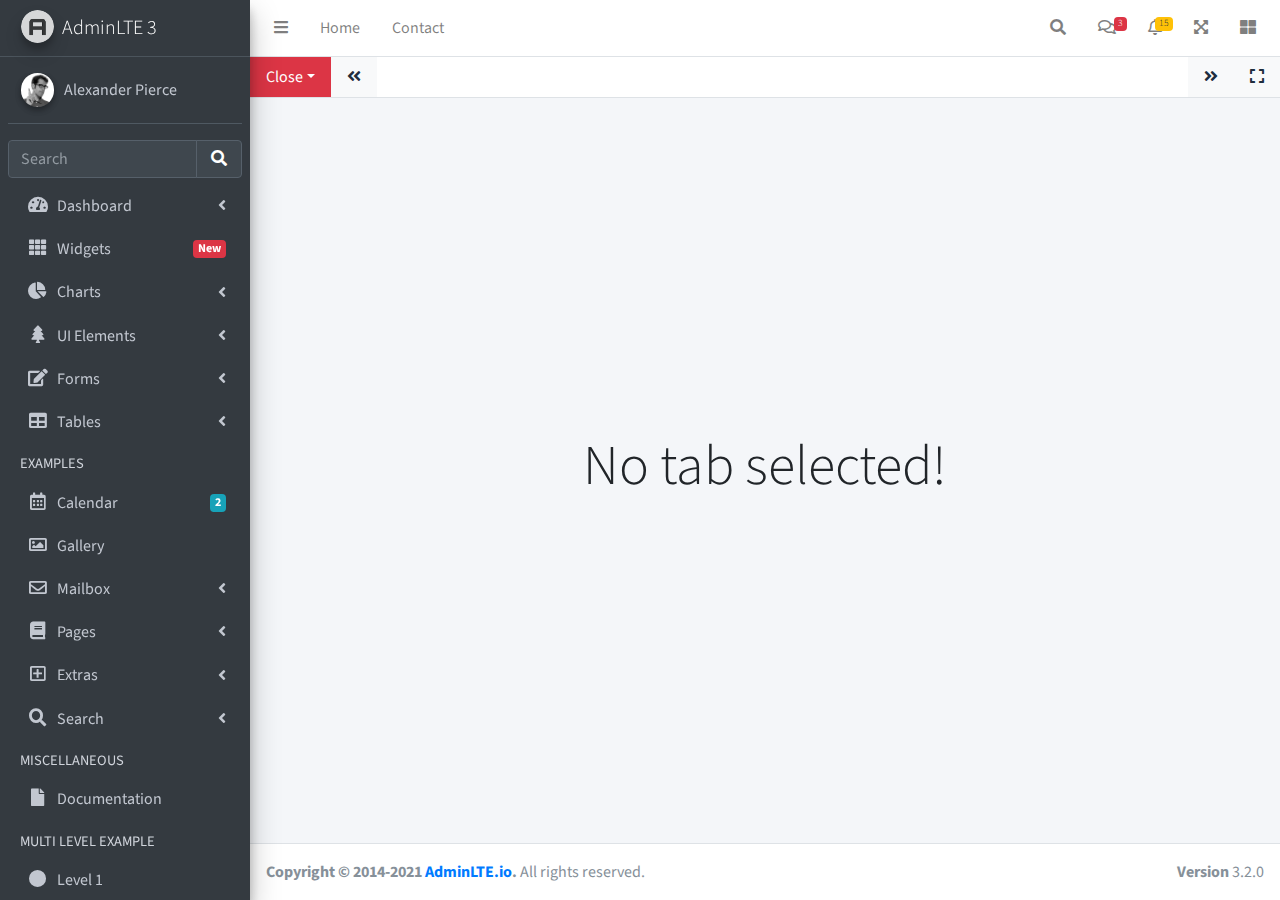
<file: adminlte/iframe.html>
<!DOCTYPE html>
<html lang="en">
<head>
  <meta charset="utf-8">
  <meta name="viewport" content="width=device-width, initial-scale=1">
  <title>AdminLTE 3 | Tabbed IFrames</title>

  <!-- Google Font: Source Sans Pro -->
  <link rel="stylesheet" href="https://fonts.googleapis.com/css?family=Source+Sans+Pro:300,400,400i,700&display=fallback">
  <!-- Font Awesome -->
  <link rel="stylesheet" href="plugins/fontawesome-free/css/all.min.css">
  <!-- Theme style -->
  <link rel="stylesheet" href="dist/css/adminlte.min.css">
  <!-- overlayScrollbars -->
  <link rel="stylesheet" href="plugins/overlayScrollbars/css/OverlayScrollbars.min.css">
</head>
<body class="hold-transition sidebar-mini layout-fixed" data-panel-auto-height-mode="height">
<div class="wrapper">

  <!-- Navbar -->
  <nav class="main-header navbar navbar-expand navbar-white navbar-light">
    <!-- Left navbar links -->
    <ul class="navbar-nav">
      <li class="nav-item">
        <a class="nav-link" data-widget="pushmenu" href="#" role="button"><i class="fas fa-bars"></i></a>
      </li>
      <li class="nav-item d-none d-sm-inline-block">
        <a href="index3.html" class="nav-link">Home</a>
      </li>
      <li class="nav-item d-none d-sm-inline-block">
        <a href="#" class="nav-link">Contact</a>
      </li>
    </ul>

    <!-- Right navbar links -->
    <ul class="navbar-nav ml-auto">
      <!-- Navbar Search -->
      <li class="nav-item">
        <a class="nav-link" data-widget="navbar-search" href="#" role="button">
          <i class="fas fa-search"></i>
        </a>
        <div class="navbar-search-block">
          <form class="form-inline">
            <div class="input-group input-group-sm">
              <input class="form-control form-control-navbar" type="search" placeholder="Search" aria-label="Search">
              <div class="input-group-append">
                <button class="btn btn-navbar" type="submit">
                  <i class="fas fa-search"></i>
                </button>
                <button class="btn btn-navbar" type="button" data-widget="navbar-search">
                  <i class="fas fa-times"></i>
                </button>
              </div>
            </div>
          </form>
        </div>
      </li>

      <!-- Messages Dropdown Menu -->
      <li class="nav-item dropdown">
        <a class="nav-link" data-toggle="dropdown" href="#">
          <i class="far fa-comments"></i>
          <span class="badge badge-danger navbar-badge">3</span>
        </a>
        <div class="dropdown-menu dropdown-menu-lg dropdown-menu-right">
          <a href="#" class="dropdown-item">
            <!-- Message Start -->
            <div class="media">
              <img src="dist/img/user1-128x128.jpg" alt="User Avatar" class="img-size-50 mr-3 img-circle">
              <div class="media-body">
                <h3 class="dropdown-item-title">
                  Brad Diesel
                  <span class="float-right text-sm text-danger"><i class="fas fa-star"></i></span>
                </h3>
                <p class="text-sm">Call me whenever you can...</p>
                <p class="text-sm text-muted"><i class="far fa-clock mr-1"></i> 4 Hours Ago</p>
              </div>
            </div>
            <!-- Message End -->
          </a>
          <div class="dropdown-divider"></div>
          <a href="#" class="dropdown-item">
            <!-- Message Start -->
            <div class="media">
              <img src="dist/img/user8-128x128.jpg" alt="User Avatar" class="img-size-50 img-circle mr-3">
              <div class="media-body">
                <h3 class="dropdown-item-title">
                  John Pierce
                  <span class="float-right text-sm text-muted"><i class="fas fa-star"></i></span>
                </h3>
                <p class="text-sm">I got your message bro</p>
                <p class="text-sm text-muted"><i class="far fa-clock mr-1"></i> 4 Hours Ago</p>
              </div>
            </div>
            <!-- Message End -->
          </a>
          <div class="dropdown-divider"></div>
          <a href="#" class="dropdown-item">
            <!-- Message Start -->
            <div class="media">
              <img src="dist/img/user3-128x128.jpg" alt="User Avatar" class="img-size-50 img-circle mr-3">
              <div class="media-body">
                <h3 class="dropdown-item-title">
                  Nora Silvester
                  <span class="float-right text-sm text-warning"><i class="fas fa-star"></i></span>
                </h3>
                <p class="text-sm">The subject goes here</p>
                <p class="text-sm text-muted"><i class="far fa-clock mr-1"></i> 4 Hours Ago</p>
              </div>
            </div>
            <!-- Message End -->
          </a>
          <div class="dropdown-divider"></div>
          <a href="#" class="dropdown-item dropdown-footer">See All Messages</a>
        </div>
      </li>
      <!-- Notifications Dropdown Menu -->
      <li class="nav-item dropdown">
        <a class="nav-link" data-toggle="dropdown" href="#">
          <i class="far fa-bell"></i>
          <span class="badge badge-warning navbar-badge">15</span>
        </a>
        <div class="dropdown-menu dropdown-menu-lg dropdown-menu-right">
          <span class="dropdown-item dropdown-header">15 Notifications</span>
          <div class="dropdown-divider"></div>
          <a href="#" class="dropdown-item">
            <i class="fas fa-envelope mr-2"></i> 4 new messages
            <span class="float-right text-muted text-sm">3 mins</span>
          </a>
          <div class="dropdown-divider"></div>
          <a href="#" class="dropdown-item">
            <i class="fas fa-users mr-2"></i> 8 friend requests
            <span class="float-right text-muted text-sm">12 hours</span>
          </a>
          <div class="dropdown-divider"></div>
          <a href="#" class="dropdown-item">
            <i class="fas fa-file mr-2"></i> 3 new reports
            <span class="float-right text-muted text-sm">2 days</span>
          </a>
          <div class="dropdown-divider"></div>
          <a href="#" class="dropdown-item dropdown-footer">See All Notifications</a>
        </div>
      </li>
      <li class="nav-item">
        <a class="nav-link" data-widget="fullscreen" href="#" role="button">
          <i class="fas fa-expand-arrows-alt"></i>
        </a>
      </li>
      <li class="nav-item">
        <a class="nav-link" data-widget="control-sidebar" data-slide="true" href="#" role="button">
          <i class="fas fa-th-large"></i>
        </a>
      </li>
    </ul>
  </nav>
  <!-- /.navbar -->

  <!-- Main Sidebar Container -->
  <aside class="main-sidebar sidebar-dark-primary elevation-4">
    <!-- Brand Logo -->
    <a href="index3.html" class="brand-link">
      <img src="dist/img/AdminLTELogo.png" alt="AdminLTE Logo" class="brand-image img-circle elevation-3" style="opacity: .8">
      <span class="brand-text font-weight-light">AdminLTE 3</span>
    </a>

    <!-- Sidebar -->
    <div class="sidebar">
      <!-- Sidebar user panel (optional) -->
      <div class="user-panel mt-3 pb-3 mb-3 d-flex">
        <div class="image">
          <img src="dist/img/user2-160x160.jpg" class="img-circle elevation-2" alt="User Image">
        </div>
        <div class="info">
          <a href="#" class="d-block">Alexander Pierce</a>
        </div>
      </div>

      <!-- SidebarSearch Form -->
      <div class="form-inline">
        <div class="input-group" data-widget="sidebar-search">
          <input class="form-control form-control-sidebar" type="search" placeholder="Search" aria-label="Search">
          <div class="input-group-append">
            <button class="btn btn-sidebar">
              <i class="fas fa-search fa-fw"></i>
            </button>
          </div>
        </div>
      </div>

      <!-- Sidebar Menu -->
      <nav class="mt-2">
        <ul class="nav nav-pills nav-sidebar flex-column" data-widget="treeview" role="menu" data-accordion="false">
          <!-- Add icons to the links using the .nav-icon class
               with font-awesome or any other icon font library -->
          <li class="nav-item">
            <a href="#" class="nav-link">
              <i class="nav-icon fas fa-tachometer-alt"></i>
              <p>
                Dashboard
                <i class="right fas fa-angle-left"></i>
              </p>
            </a>
            <ul class="nav nav-treeview">
              <li class="nav-item">
                <a href="./index.html" class="nav-link">
                  <i class="far fa-circle nav-icon"></i>
                  <p>Dashboard v1</p>
                </a>
              </li>
              <li class="nav-item">
                <a href="./index2.html" class="nav-link">
                  <i class="far fa-circle nav-icon"></i>
                  <p>Dashboard v2</p>
                </a>
              </li>
              <li class="nav-item">
                <a href="./index3.html" class="nav-link">
                  <i class="far fa-circle nav-icon"></i>
                  <p>Dashboard v3</p>
                </a>
              </li>
            </ul>
          </li>
          <li class="nav-item">
            <a href="pages/widgets.html" class="nav-link">
              <i class="nav-icon fas fa-th"></i>
              <p>
                Widgets
                <span class="right badge badge-danger">New</span>
              </p>
            </a>
          </li>
          <li class="nav-item">
            <a href="#" class="nav-link">
              <i class="nav-icon fas fa-chart-pie"></i>
              <p>
                Charts
                <i class="right fas fa-angle-left"></i>
              </p>
            </a>
            <ul class="nav nav-treeview">
              <li class="nav-item">
                <a href="pages/charts/chartjs.html" class="nav-link">
                  <i class="far fa-circle nav-icon"></i>
                  <p>ChartJS</p>
                </a>
              </li>
              <li class="nav-item">
                <a href="pages/charts/flot.html" class="nav-link">
                  <i class="far fa-circle nav-icon"></i>
                  <p>Flot</p>
                </a>
              </li>
              <li class="nav-item">
                <a href="pages/charts/inline.html" class="nav-link">
                  <i class="far fa-circle nav-icon"></i>
                  <p>Inline</p>
                </a>
              </li>
            </ul>
          </li>
          <li class="nav-item">
            <a href="#" class="nav-link">
              <i class="nav-icon fas fa-tree"></i>
              <p>
                UI Elements
                <i class="fas fa-angle-left right"></i>
              </p>
            </a>
            <ul class="nav nav-treeview">
              <li class="nav-item">
                <a href="pages/UI/general.html" class="nav-link">
                  <i class="far fa-circle nav-icon"></i>
                  <p>General</p>
                </a>
              </li>
              <li class="nav-item">
                <a href="pages/UI/icons.html" class="nav-link">
                  <i class="far fa-circle nav-icon"></i>
                  <p>Icons</p>
                </a>
              </li>
              <li class="nav-item">
                <a href="pages/UI/buttons.html" class="nav-link">
                  <i class="far fa-circle nav-icon"></i>
                  <p>Buttons</p>
                </a>
              </li>
              <li class="nav-item">
                <a href="pages/UI/sliders.html" class="nav-link">
                  <i class="far fa-circle nav-icon"></i>
                  <p>Sliders</p>
                </a>
              </li>
              <li class="nav-item">
                <a href="pages/UI/modals.html" class="nav-link">
                  <i class="far fa-circle nav-icon"></i>
                  <p>Modals & Alerts</p>
                </a>
              </li>
              <li class="nav-item">
                <a href="pages/UI/navbar.html" class="nav-link">
                  <i class="far fa-circle nav-icon"></i>
                  <p>Navbar & Tabs</p>
                </a>
              </li>
              <li class="nav-item">
                <a href="pages/UI/timeline.html" class="nav-link">
                  <i class="far fa-circle nav-icon"></i>
                  <p>Timeline</p>
                </a>
              </li>
              <li class="nav-item">
                <a href="pages/UI/ribbons.html" class="nav-link">
                  <i class="far fa-circle nav-icon"></i>
                  <p>Ribbons</p>
                </a>
              </li>
            </ul>
          </li>
          <li class="nav-item">
            <a href="#" class="nav-link">
              <i class="nav-icon fas fa-edit"></i>
              <p>
                Forms
                <i class="fas fa-angle-left right"></i>
              </p>
            </a>
            <ul class="nav nav-treeview">
              <li class="nav-item">
                <a href="pages/forms/general.html" class="nav-link">
                  <i class="far fa-circle nav-icon"></i>
                  <p>General Elements</p>
                </a>
              </li>
              <li class="nav-item">
                <a href="pages/forms/advanced.html" class="nav-link">
                  <i class="far fa-circle nav-icon"></i>
                  <p>Advanced Elements</p>
                </a>
              </li>
              <li class="nav-item">
                <a href="pages/forms/editors.html" class="nav-link">
                  <i class="far fa-circle nav-icon"></i>
                  <p>Editors</p>
                </a>
              </li>
              <li class="nav-item">
                <a href="pages/forms/validation.html" class="nav-link">
                  <i class="far fa-circle nav-icon"></i>
                  <p>Validation</p>
                </a>
              </li>
            </ul>
          </li>
          <li class="nav-item">
            <a href="#" class="nav-link">
              <i class="nav-icon fas fa-table"></i>
              <p>
                Tables
                <i class="fas fa-angle-left right"></i>
              </p>
            </a>
            <ul class="nav nav-treeview">
              <li class="nav-item">
                <a href="pages/tables/simple.html" class="nav-link">
                  <i class="far fa-circle nav-icon"></i>
                  <p>Simple Tables</p>
                </a>
              </li>
              <li class="nav-item">
                <a href="pages/tables/data.html" class="nav-link">
                  <i class="far fa-circle nav-icon"></i>
                  <p>DataTables</p>
                </a>
              </li>
              <li class="nav-item">
                <a href="pages/tables/jsgrid.html" class="nav-link">
                  <i class="far fa-circle nav-icon"></i>
                  <p>jsGrid</p>
                </a>
              </li>
            </ul>
          </li>
          <li class="nav-header">EXAMPLES</li>
          <li class="nav-item">
            <a href="pages/calendar.html" class="nav-link">
              <i class="nav-icon far fa-calendar-alt"></i>
              <p>
                Calendar
                <span class="badge badge-info right">2</span>
              </p>
            </a>
          </li>
          <li class="nav-item">
            <a href="pages/gallery.html" class="nav-link">
              <i class="nav-icon far fa-image"></i>
              <p>
                Gallery
              </p>
            </a>
          </li>
          <li class="nav-item">
            <a href="#" class="nav-link">
              <i class="nav-icon far fa-envelope"></i>
              <p>
                Mailbox
                <i class="fas fa-angle-left right"></i>
              </p>
            </a>
            <ul class="nav nav-treeview">
              <li class="nav-item">
                <a href="pages/mailbox/mailbox.html" class="nav-link">
                  <i class="far fa-circle nav-icon"></i>
                  <p>Inbox</p>
                </a>
              </li>
              <li class="nav-item">
                <a href="pages/mailbox/compose.html" class="nav-link">
                  <i class="far fa-circle nav-icon"></i>
                  <p>Compose</p>
                </a>
              </li>
              <li class="nav-item">
                <a href="pages/mailbox/read-mail.html" class="nav-link">
                  <i class="far fa-circle nav-icon"></i>
                  <p>Read</p>
                </a>
              </li>
            </ul>
          </li>
          <li class="nav-item">
            <a href="#" class="nav-link">
              <i class="nav-icon fas fa-book"></i>
              <p>
                Pages
                <i class="fas fa-angle-left right"></i>
              </p>
            </a>
            <ul class="nav nav-treeview">
              <li class="nav-item">
                <a href="pages/examples/invoice.html" class="nav-link">
                  <i class="far fa-circle nav-icon"></i>
                  <p>Invoice</p>
                </a>
              </li>
              <li class="nav-item">
                <a href="pages/examples/profile.html" class="nav-link">
                  <i class="far fa-circle nav-icon"></i>
                  <p>Profile</p>
                </a>
              </li>
              <li class="nav-item">
                <a href="pages/examples/e-commerce.html" class="nav-link">
                  <i class="far fa-circle nav-icon"></i>
                  <p>E-commerce</p>
                </a>
              </li>
              <li class="nav-item">
                <a href="pages/examples/projects.html" class="nav-link">
                  <i class="far fa-circle nav-icon"></i>
                  <p>Projects</p>
                </a>
              </li>
              <li class="nav-item">
                <a href="pages/examples/project-add.html" class="nav-link">
                  <i class="far fa-circle nav-icon"></i>
                  <p>Project Add</p>
                </a>
              </li>
              <li class="nav-item">
                <a href="pages/examples/project-edit.html" class="nav-link">
                  <i class="far fa-circle nav-icon"></i>
                  <p>Project Edit</p>
                </a>
              </li>
              <li class="nav-item">
                <a href="pages/examples/project-detail.html" class="nav-link">
                  <i class="far fa-circle nav-icon"></i>
                  <p>Project Detail</p>
                </a>
              </li>
              <li class="nav-item">
                <a href="pages/examples/contacts.html" class="nav-link">
                  <i class="far fa-circle nav-icon"></i>
                  <p>Contacts</p>
                </a>
              </li>
              <li class="nav-item">
                <a href="pages/examples/faq.html" class="nav-link">
                  <i class="far fa-circle nav-icon"></i>
                  <p>FAQ</p>
                </a>
              </li>
              <li class="nav-item">
                <a href="pages/examples/contact-us.html" class="nav-link">
                  <i class="far fa-circle nav-icon"></i>
                  <p>Contact us</p>
                </a>
              </li>
            </ul>
          </li>
          <li class="nav-item">
            <a href="#" class="nav-link">
              <i class="nav-icon far fa-plus-square"></i>
              <p>
                Extras
                <i class="fas fa-angle-left right"></i>
              </p>
            </a>
            <ul class="nav nav-treeview">
              <li class="nav-item">
                <a href="#" class="nav-link">
                  <i class="far fa-circle nav-icon"></i>
                  <p>
                    Login & Register v1
                    <i class="fas fa-angle-left right"></i>
                  </p>
                </a>
                <ul class="nav nav-treeview">
                  <li class="nav-item">
                    <a href="pages/examples/login.html" class="nav-link">
                      <i class="far fa-circle nav-icon"></i>
                      <p>Login v1</p>
                    </a>
                  </li>
                  <li class="nav-item">
                    <a href="pages/examples/register.html" class="nav-link">
                      <i class="far fa-circle nav-icon"></i>
                      <p>Register v1</p>
                    </a>
                  </li>
                  <li class="nav-item">
                    <a href="pages/examples/forgot-password.html" class="nav-link">
                      <i class="far fa-circle nav-icon"></i>
                      <p>Forgot Password v1</p>
                    </a>
                  </li>
                  <li class="nav-item">
                    <a href="pages/examples/recover-password.html" class="nav-link">
                      <i class="far fa-circle nav-icon"></i>
                      <p>Recover Password v1</p>
                    </a>
                  </li>
                </ul>
              </li>
              <li class="nav-item">
                <a href="#" class="nav-link">
                  <i class="far fa-circle nav-icon"></i>
                  <p>
                    Login & Register v2
                    <i class="fas fa-angle-left right"></i>
                  </p>
                </a>
                <ul class="nav nav-treeview">
                  <li class="nav-item">
                    <a href="pages/examples/login-v2.html" class="nav-link">
                      <i class="far fa-circle nav-icon"></i>
                      <p>Login v2</p>
                    </a>
                  </li>
                  <li class="nav-item">
                    <a href="pages/examples/register-v2.html" class="nav-link">
                      <i class="far fa-circle nav-icon"></i>
                      <p>Register v2</p>
                    </a>
                  </li>
                  <li class="nav-item">
                    <a href="pages/examples/forgot-password-v2.html" class="nav-link">
                      <i class="far fa-circle nav-icon"></i>
                      <p>Forgot Password v2</p>
                    </a>
                  </li>
                  <li class="nav-item">
                    <a href="pages/examples/recover-password-v2.html" class="nav-link">
                      <i class="far fa-circle nav-icon"></i>
                      <p>Recover Password v2</p>
                    </a>
                  </li>
                </ul>
              </li>
              <li class="nav-item">
                <a href="pages/examples/lockscreen.html" class="nav-link">
                  <i class="far fa-circle nav-icon"></i>
                  <p>Lockscreen</p>
                </a>
              </li>
              <li class="nav-item">
                <a href="pages/examples/legacy-user-menu.html" class="nav-link">
                  <i class="far fa-circle nav-icon"></i>
                  <p>Legacy User Menu</p>
                </a>
              </li>
              <li class="nav-item">
                <a href="pages/examples/language-menu.html" class="nav-link">
                  <i class="far fa-circle nav-icon"></i>
                  <p>Language Menu</p>
                </a>
              </li>
              <li class="nav-item">
                <a href="pages/examples/404.html" class="nav-link">
                  <i class="far fa-circle nav-icon"></i>
                  <p>Error 404</p>
                </a>
              </li>
              <li class="nav-item">
                <a href="pages/examples/500.html" class="nav-link">
                  <i class="far fa-circle nav-icon"></i>
                  <p>Error 500</p>
                </a>
              </li>
              <li class="nav-item">
                <a href="pages/examples/pace.html" class="nav-link">
                  <i class="far fa-circle nav-icon"></i>
                  <p>Pace</p>
                </a>
              </li>
              <li class="nav-item">
                <a href="pages/examples/blank.html" class="nav-link">
                  <i class="far fa-circle nav-icon"></i>
                  <p>Blank Page</p>
                </a>
              </li>
              <li class="nav-item">
                <a href="starter.html" class="nav-link">
                  <i class="far fa-circle nav-icon"></i>
                  <p>Starter Page</p>
                </a>
              </li>
            </ul>
          </li>
          <li class="nav-item">
            <a href="#" class="nav-link">
              <i class="nav-icon fas fa-search"></i>
              <p>
                Search
                <i class="fas fa-angle-left right"></i>
              </p>
            </a>
            <ul class="nav nav-treeview">
              <li class="nav-item">
                <a href="pages/search/simple.html" class="nav-link">
                  <i class="far fa-circle nav-icon"></i>
                  <p>Simple Search</p>
                </a>
              </li>
              <li class="nav-item">
                <a href="pages/search/enhanced.html" class="nav-link">
                  <i class="far fa-circle nav-icon"></i>
                  <p>Enhanced</p>
                </a>
              </li>
            </ul>
          </li>
          <li class="nav-header">MISCELLANEOUS</li>
          <li class="nav-item">
            <a href="https://adminlte.io/docs/3.1/" class="nav-link">
              <i class="nav-icon fas fa-file"></i>
              <p>Documentation</p>
            </a>
          </li>
          <li class="nav-header">MULTI LEVEL EXAMPLE</li>
          <li class="nav-item">
            <a href="#" class="nav-link">
              <i class="fas fa-circle nav-icon"></i>
              <p>Level 1</p>
            </a>
          </li>
          <li class="nav-item">
            <a href="#" class="nav-link">
              <i class="nav-icon fas fa-circle"></i>
              <p>
                Level 1
                <i class="right fas fa-angle-left"></i>
              </p>
            </a>
            <ul class="nav nav-treeview">
              <li class="nav-item">
                <a href="#" class="nav-link">
                  <i class="far fa-circle nav-icon"></i>
                  <p>Level 2</p>
                </a>
              </li>
              <li class="nav-item">
                <a href="#" class="nav-link">
                  <i class="far fa-circle nav-icon"></i>
                  <p>
                    Level 2
                    <i class="right fas fa-angle-left"></i>
                  </p>
                </a>
                <ul class="nav nav-treeview">
                  <li class="nav-item">
                    <a href="#" class="nav-link">
                      <i class="far fa-dot-circle nav-icon"></i>
                      <p>Level 3</p>
                    </a>
                  </li>
                  <li class="nav-item">
                    <a href="#" class="nav-link">
                      <i class="far fa-dot-circle nav-icon"></i>
                      <p>Level 3</p>
                    </a>
                  </li>
                  <li class="nav-item">
                    <a href="#" class="nav-link">
                      <i class="far fa-dot-circle nav-icon"></i>
                      <p>Level 3</p>
                    </a>
                  </li>
                </ul>
              </li>
              <li class="nav-item">
                <a href="#" class="nav-link">
                  <i class="far fa-circle nav-icon"></i>
                  <p>Level 2</p>
                </a>
              </li>
            </ul>
          </li>
          <li class="nav-item">
            <a href="#" class="nav-link">
              <i class="fas fa-circle nav-icon"></i>
              <p>Level 1</p>
            </a>
          </li>
          <li class="nav-header">LABELS</li>
          <li class="nav-item">
            <a href="#" class="nav-link">
              <i class="nav-icon far fa-circle text-danger"></i>
              <p class="text">Important</p>
            </a>
          </li>
          <li class="nav-item">
            <a href="#" class="nav-link">
              <i class="nav-icon far fa-circle text-warning"></i>
              <p>Warning</p>
            </a>
          </li>
          <li class="nav-item">
            <a href="#" class="nav-link">
              <i class="nav-icon far fa-circle text-info"></i>
              <p>Informational</p>
            </a>
          </li>
        </ul>
      </nav>
      <!-- /.sidebar-menu -->
    </div>
    <!-- /.sidebar -->
  </aside>

  <!-- Content Wrapper. Contains page content -->
  <div class="content-wrapper iframe-mode" data-widget="iframe" data-loading-screen="750">
    <div class="nav navbar navbar-expand navbar-white navbar-light border-bottom p-0">
      <div class="nav-item dropdown">
        <a class="nav-link bg-danger dropdown-toggle" data-toggle="dropdown" href="#" role="button" aria-haspopup="true" aria-expanded="false">Close</a>
        <div class="dropdown-menu mt-0">
          <a class="dropdown-item" href="#" data-widget="iframe-close" data-type="all">Close All</a>
          <a class="dropdown-item" href="#" data-widget="iframe-close" data-type="all-other">Close All Other</a>
        </div>
      </div>
      <a class="nav-link bg-light" href="#" data-widget="iframe-scrollleft"><i class="fas fa-angle-double-left"></i></a>
      <ul class="navbar-nav overflow-hidden" role="tablist"></ul>
      <a class="nav-link bg-light" href="#" data-widget="iframe-scrollright"><i class="fas fa-angle-double-right"></i></a>
      <a class="nav-link bg-light" href="#" data-widget="iframe-fullscreen"><i class="fas fa-expand"></i></a>
    </div>
    <div class="tab-content">
      <div class="tab-empty">
        <h2 class="display-4">No tab selected!</h2>
      </div>
      <div class="tab-loading">
        <div>
          <h2 class="display-4">Tab is loading <i class="fa fa-sync fa-spin"></i></h2>
        </div>
      </div>
    </div>
  </div>
  <!-- /.content-wrapper -->
  <footer class="main-footer">
    <strong>Copyright &copy; 2014-2021 <a href="https://adminlte.io">AdminLTE.io</a>.</strong>
    All rights reserved.
    <div class="float-right d-none d-sm-inline-block">
      <b>Version</b> 3.2.0
    </div>
  </footer>

  <!-- Control Sidebar -->
  <aside class="control-sidebar control-sidebar-dark">
    <!-- Control sidebar content goes here -->
  </aside>
  <!-- /.control-sidebar -->
</div>
<!-- ./wrapper -->

<!-- jQuery -->
<script src="plugins/jquery/jquery.min.js"></script>
<!-- jQuery UI 1.11.4 -->
<script src="plugins/jquery-ui/jquery-ui.min.js"></script>
<!-- Resolve conflict in jQuery UI tooltip with Bootstrap tooltip -->
<script>
  $.widget.bridge('uibutton', $.ui.button)
</script>
<!-- Bootstrap 4 -->
<script src="plugins/bootstrap/js/bootstrap.bundle.min.js"></script>
<!-- overlayScrollbars -->
<script src="plugins/overlayScrollbars/js/jquery.overlayScrollbars.min.js"></script>
<!-- AdminLTE App -->
<script src="dist/js/adminlte.js"></script>
<!-- AdminLTE for demo purposes -->
<script src="dist/js/demo.js"></script>
</body>
</html>
</file>
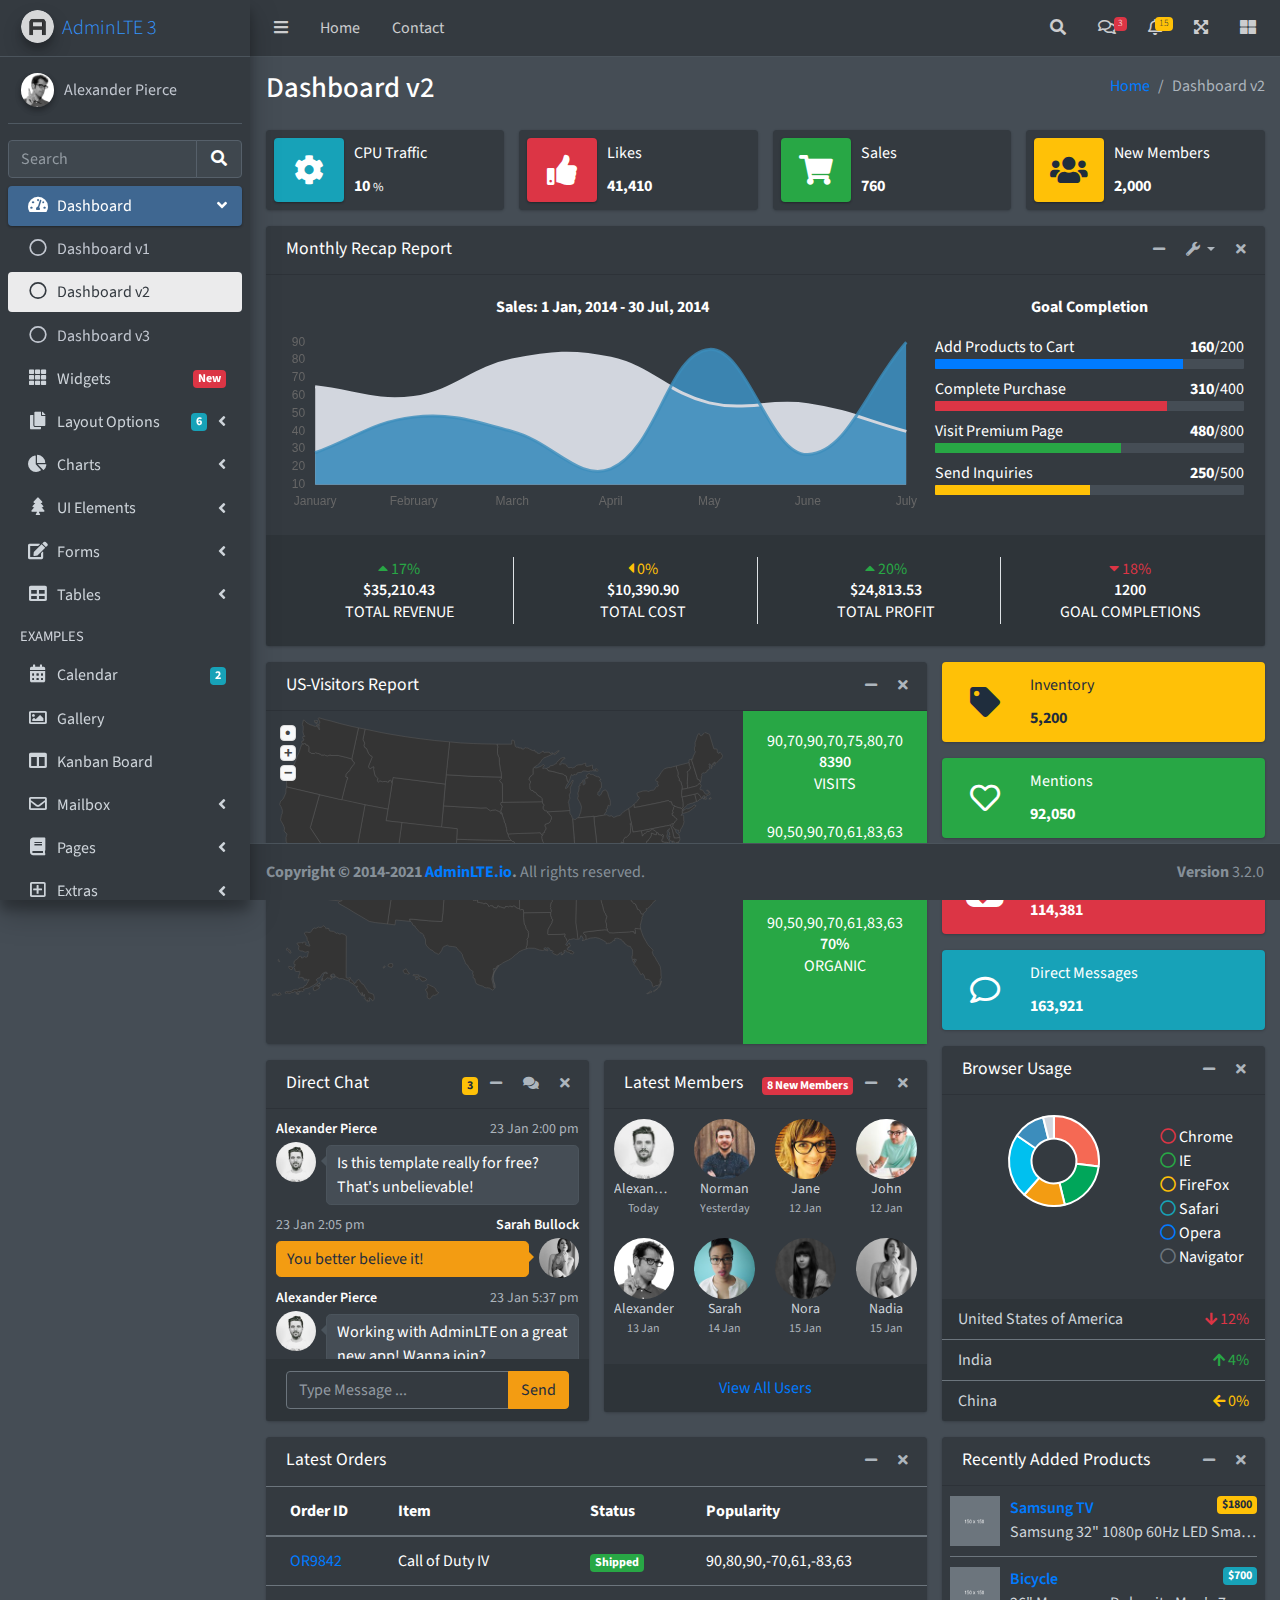
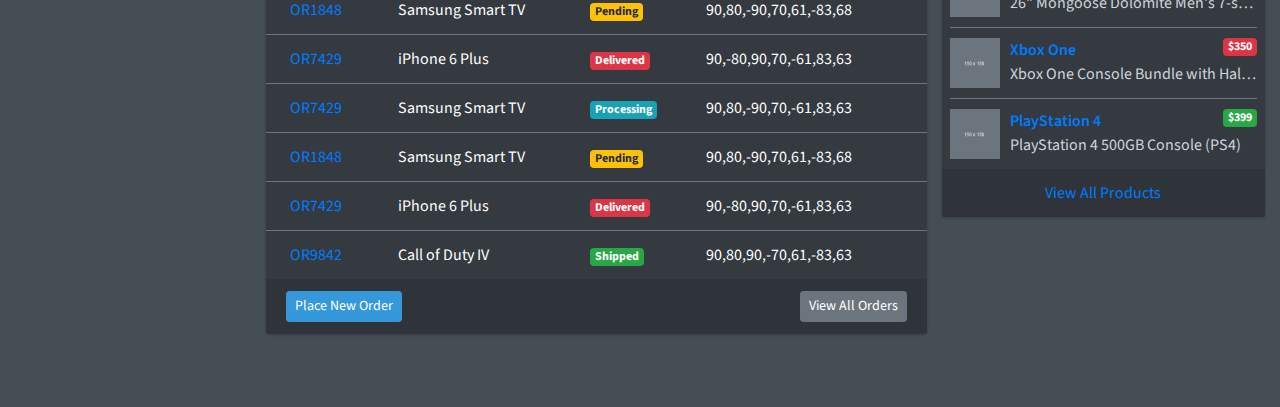
<file: adminlte/index2.html>
<!DOCTYPE html>
<html lang="en">
<head>
  <meta charset="utf-8">
  <meta name="viewport" content="width=device-width, initial-scale=1">
  <title>AdminLTE 3 | Dashboard 2</title>

  <!-- Google Font: Source Sans Pro -->
  <link rel="stylesheet" href="https://fonts.googleapis.com/css?family=Source+Sans+Pro:300,400,400i,700&display=fallback">
  <!-- Font Awesome Icons -->
  <link rel="stylesheet" href="plugins/fontawesome-free/css/all.min.css">
  <!-- overlayScrollbars -->
  <link rel="stylesheet" href="plugins/overlayScrollbars/css/OverlayScrollbars.min.css">
  <!-- Theme style -->
  <link rel="stylesheet" href="dist/css/adminlte.min.css">
</head>
<body class="hold-transition dark-mode sidebar-mini layout-fixed layout-navbar-fixed layout-footer-fixed">
<div class="wrapper">

  <!-- Preloader -->
  <div class="preloader flex-column justify-content-center align-items-center">
    <img class="animation__wobble" src="dist/img/AdminLTELogo.png" alt="AdminLTELogo" height="60" width="60">
  </div>

  <!-- Navbar -->
  <nav class="main-header navbar navbar-expand navbar-dark">
    <!-- Left navbar links -->
    <ul class="navbar-nav">
      <li class="nav-item">
        <a class="nav-link" data-widget="pushmenu" href="#" role="button"><i class="fas fa-bars"></i></a>
      </li>
      <li class="nav-item d-none d-sm-inline-block">
        <a href="index3.html" class="nav-link">Home</a>
      </li>
      <li class="nav-item d-none d-sm-inline-block">
        <a href="#" class="nav-link">Contact</a>
      </li>
    </ul>

    <!-- Right navbar links -->
    <ul class="navbar-nav ml-auto">
      <!-- Navbar Search -->
      <li class="nav-item">
        <a class="nav-link" data-widget="navbar-search" href="#" role="button">
          <i class="fas fa-search"></i>
        </a>
        <div class="navbar-search-block">
          <form class="form-inline">
            <div class="input-group input-group-sm">
              <input class="form-control form-control-navbar" type="search" placeholder="Search" aria-label="Search">
              <div class="input-group-append">
                <button class="btn btn-navbar" type="submit">
                  <i class="fas fa-search"></i>
                </button>
                <button class="btn btn-navbar" type="button" data-widget="navbar-search">
                  <i class="fas fa-times"></i>
                </button>
              </div>
            </div>
          </form>
        </div>
      </li>

      <!-- Messages Dropdown Menu -->
      <li class="nav-item dropdown">
        <a class="nav-link" data-toggle="dropdown" href="#">
          <i class="far fa-comments"></i>
          <span class="badge badge-danger navbar-badge">3</span>
        </a>
        <div class="dropdown-menu dropdown-menu-lg dropdown-menu-right">
          <a href="#" class="dropdown-item">
            <!-- Message Start -->
            <div class="media">
              <img src="dist/img/user1-128x128.jpg" alt="User Avatar" class="img-size-50 mr-3 img-circle">
              <div class="media-body">
                <h3 class="dropdown-item-title">
                  Brad Diesel
                  <span class="float-right text-sm text-danger"><i class="fas fa-star"></i></span>
                </h3>
                <p class="text-sm">Call me whenever you can...</p>
                <p class="text-sm text-muted"><i class="far fa-clock mr-1"></i> 4 Hours Ago</p>
              </div>
            </div>
            <!-- Message End -->
          </a>
          <div class="dropdown-divider"></div>
          <a href="#" class="dropdown-item">
            <!-- Message Start -->
            <div class="media">
              <img src="dist/img/user8-128x128.jpg" alt="User Avatar" class="img-size-50 img-circle mr-3">
              <div class="media-body">
                <h3 class="dropdown-item-title">
                  John Pierce
                  <span class="float-right text-sm text-muted"><i class="fas fa-star"></i></span>
                </h3>
                <p class="text-sm">I got your message bro</p>
                <p class="text-sm text-muted"><i class="far fa-clock mr-1"></i> 4 Hours Ago</p>
              </div>
            </div>
            <!-- Message End -->
          </a>
          <div class="dropdown-divider"></div>
          <a href="#" class="dropdown-item">
            <!-- Message Start -->
            <div class="media">
              <img src="dist/img/user3-128x128.jpg" alt="User Avatar" class="img-size-50 img-circle mr-3">
              <div class="media-body">
                <h3 class="dropdown-item-title">
                  Nora Silvester
                  <span class="float-right text-sm text-warning"><i class="fas fa-star"></i></span>
                </h3>
                <p class="text-sm">The subject goes here</p>
                <p class="text-sm text-muted"><i class="far fa-clock mr-1"></i> 4 Hours Ago</p>
              </div>
            </div>
            <!-- Message End -->
          </a>
          <div class="dropdown-divider"></div>
          <a href="#" class="dropdown-item dropdown-footer">See All Messages</a>
        </div>
      </li>
      <!-- Notifications Dropdown Menu -->
      <li class="nav-item dropdown">
        <a class="nav-link" data-toggle="dropdown" href="#">
          <i class="far fa-bell"></i>
          <span class="badge badge-warning navbar-badge">15</span>
        </a>
        <div class="dropdown-menu dropdown-menu-lg dropdown-menu-right">
          <span class="dropdown-item dropdown-header">15 Notifications</span>
          <div class="dropdown-divider"></div>
          <a href="#" class="dropdown-item">
            <i class="fas fa-envelope mr-2"></i> 4 new messages
            <span class="float-right text-muted text-sm">3 mins</span>
          </a>
          <div class="dropdown-divider"></div>
          <a href="#" class="dropdown-item">
            <i class="fas fa-users mr-2"></i> 8 friend requests
            <span class="float-right text-muted text-sm">12 hours</span>
          </a>
          <div class="dropdown-divider"></div>
          <a href="#" class="dropdown-item">
            <i class="fas fa-file mr-2"></i> 3 new reports
            <span class="float-right text-muted text-sm">2 days</span>
          </a>
          <div class="dropdown-divider"></div>
          <a href="#" class="dropdown-item dropdown-footer">See All Notifications</a>
        </div>
      </li>
      <li class="nav-item">
        <a class="nav-link" data-widget="fullscreen" href="#" role="button">
          <i class="fas fa-expand-arrows-alt"></i>
        </a>
      </li>
      <li class="nav-item">
        <a class="nav-link" data-widget="control-sidebar" data-slide="true" href="#" role="button">
          <i class="fas fa-th-large"></i>
        </a>
      </li>
    </ul>
  </nav>
  <!-- /.navbar -->

  <!-- Main Sidebar Container -->
  <aside class="main-sidebar sidebar-dark-primary elevation-4">
    <!-- Brand Logo -->
    <a href="index3.html" class="brand-link">
      <img src="dist/img/AdminLTELogo.png" alt="AdminLTE Logo" class="brand-image img-circle elevation-3" style="opacity: .8">
      <span class="brand-text font-weight-light">AdminLTE 3</span>
    </a>

    <!-- Sidebar -->
    <div class="sidebar">
      <!-- Sidebar user panel (optional) -->
      <div class="user-panel mt-3 pb-3 mb-3 d-flex">
        <div class="image">
          <img src="dist/img/user2-160x160.jpg" class="img-circle elevation-2" alt="User Image">
        </div>
        <div class="info">
          <a href="#" class="d-block">Alexander Pierce</a>
        </div>
      </div>

      <!-- SidebarSearch Form -->
      <div class="form-inline">
        <div class="input-group" data-widget="sidebar-search">
          <input class="form-control form-control-sidebar" type="search" placeholder="Search" aria-label="Search">
          <div class="input-group-append">
            <button class="btn btn-sidebar">
              <i class="fas fa-search fa-fw"></i>
            </button>
          </div>
        </div>
      </div>

      <!-- Sidebar Menu -->
      <nav class="mt-2">
        <ul class="nav nav-pills nav-sidebar flex-column" data-widget="treeview" role="menu" data-accordion="false">
          <!-- Add icons to the links using the .nav-icon class
               with font-awesome or any other icon font library -->
          <li class="nav-item menu-open">
            <a href="#" class="nav-link active">
              <i class="nav-icon fas fa-tachometer-alt"></i>
              <p>
                Dashboard
                <i class="right fas fa-angle-left"></i>
              </p>
            </a>
            <ul class="nav nav-treeview">
              <li class="nav-item">
                <a href="./index.html" class="nav-link">
                  <i class="far fa-circle nav-icon"></i>
                  <p>Dashboard v1</p>
                </a>
              </li>
              <li class="nav-item">
                <a href="./index2.html" class="nav-link active">
                  <i class="far fa-circle nav-icon"></i>
                  <p>Dashboard v2</p>
                </a>
              </li>
              <li class="nav-item">
                <a href="./index3.html" class="nav-link">
                  <i class="far fa-circle nav-icon"></i>
                  <p>Dashboard v3</p>
                </a>
              </li>
            </ul>
          </li>
          <li class="nav-item">
            <a href="pages/widgets.html" class="nav-link">
              <i class="nav-icon fas fa-th"></i>
              <p>
                Widgets
                <span class="right badge badge-danger">New</span>
              </p>
            </a>
          </li>
          <li class="nav-item">
            <a href="#" class="nav-link">
              <i class="nav-icon fas fa-copy"></i>
              <p>
                Layout Options
                <i class="fas fa-angle-left right"></i>
                <span class="badge badge-info right">6</span>
              </p>
            </a>
            <ul class="nav nav-treeview">
              <li class="nav-item">
                <a href="pages/layout/top-nav.html" class="nav-link">
                  <i class="far fa-circle nav-icon"></i>
                  <p>Top Navigation</p>
                </a>
              </li>
              <li class="nav-item">
                <a href="pages/layout/top-nav-sidebar.html" class="nav-link">
                  <i class="far fa-circle nav-icon"></i>
                  <p>Top Navigation + Sidebar</p>
                </a>
              </li>
              <li class="nav-item">
                <a href="pages/layout/boxed.html" class="nav-link">
                  <i class="far fa-circle nav-icon"></i>
                  <p>Boxed</p>
                </a>
              </li>
              <li class="nav-item">
                <a href="pages/layout/fixed-sidebar.html" class="nav-link">
                  <i class="far fa-circle nav-icon"></i>
                  <p>Fixed Sidebar</p>
                </a>
              </li>
              <li class="nav-item">
                <a href="pages/layout/fixed-sidebar-custom.html" class="nav-link">
                  <i class="far fa-circle nav-icon"></i>
                  <p>Fixed Sidebar <small>+ Custom Area</small></p>
                </a>
              </li>
              <li class="nav-item">
                <a href="pages/layout/fixed-topnav.html" class="nav-link">
                  <i class="far fa-circle nav-icon"></i>
                  <p>Fixed Navbar</p>
                </a>
              </li>
              <li class="nav-item">
                <a href="pages/layout/fixed-footer.html" class="nav-link">
                  <i class="far fa-circle nav-icon"></i>
                  <p>Fixed Footer</p>
                </a>
              </li>
              <li class="nav-item">
                <a href="pages/layout/collapsed-sidebar.html" class="nav-link">
                  <i class="far fa-circle nav-icon"></i>
                  <p>Collapsed Sidebar</p>
                </a>
              </li>
            </ul>
          </li>
          <li class="nav-item">
            <a href="#" class="nav-link">
              <i class="nav-icon fas fa-chart-pie"></i>
              <p>
                Charts
                <i class="right fas fa-angle-left"></i>
              </p>
            </a>
            <ul class="nav nav-treeview">
              <li class="nav-item">
                <a href="pages/charts/chartjs.html" class="nav-link">
                  <i class="far fa-circle nav-icon"></i>
                  <p>ChartJS</p>
                </a>
              </li>
              <li class="nav-item">
                <a href="pages/charts/flot.html" class="nav-link">
                  <i class="far fa-circle nav-icon"></i>
                  <p>Flot</p>
                </a>
              </li>
              <li class="nav-item">
                <a href="pages/charts/inline.html" class="nav-link">
                  <i class="far fa-circle nav-icon"></i>
                  <p>Inline</p>
                </a>
              </li>
              <li class="nav-item">
                <a href="pages/charts/uplot.html" class="nav-link">
                  <i class="far fa-circle nav-icon"></i>
                  <p>uPlot</p>
                </a>
              </li>
            </ul>
          </li>
          <li class="nav-item">
            <a href="#" class="nav-link">
              <i class="nav-icon fas fa-tree"></i>
              <p>
                UI Elements
                <i class="fas fa-angle-left right"></i>
              </p>
            </a>
            <ul class="nav nav-treeview">
              <li class="nav-item">
                <a href="pages/UI/general.html" class="nav-link">
                  <i class="far fa-circle nav-icon"></i>
                  <p>General</p>
                </a>
              </li>
              <li class="nav-item">
                <a href="pages/UI/icons.html" class="nav-link">
                  <i class="far fa-circle nav-icon"></i>
                  <p>Icons</p>
                </a>
              </li>
              <li class="nav-item">
                <a href="pages/UI/buttons.html" class="nav-link">
                  <i class="far fa-circle nav-icon"></i>
                  <p>Buttons</p>
                </a>
              </li>
              <li class="nav-item">
                <a href="pages/UI/sliders.html" class="nav-link">
                  <i class="far fa-circle nav-icon"></i>
                  <p>Sliders</p>
                </a>
              </li>
              <li class="nav-item">
                <a href="pages/UI/modals.html" class="nav-link">
                  <i class="far fa-circle nav-icon"></i>
                  <p>Modals & Alerts</p>
                </a>
              </li>
              <li class="nav-item">
                <a href="pages/UI/navbar.html" class="nav-link">
                  <i class="far fa-circle nav-icon"></i>
                  <p>Navbar & Tabs</p>
                </a>
              </li>
              <li class="nav-item">
                <a href="pages/UI/timeline.html" class="nav-link">
                  <i class="far fa-circle nav-icon"></i>
                  <p>Timeline</p>
                </a>
              </li>
              <li class="nav-item">
                <a href="pages/UI/ribbons.html" class="nav-link">
                  <i class="far fa-circle nav-icon"></i>
                  <p>Ribbons</p>
                </a>
              </li>
            </ul>
          </li>
          <li class="nav-item">
            <a href="#" class="nav-link">
              <i class="nav-icon fas fa-edit"></i>
              <p>
                Forms
                <i class="fas fa-angle-left right"></i>
              </p>
            </a>
            <ul class="nav nav-treeview">
              <li class="nav-item">
                <a href="pages/forms/general.html" class="nav-link">
                  <i class="far fa-circle nav-icon"></i>
                  <p>General Elements</p>
                </a>
              </li>
              <li class="nav-item">
                <a href="pages/forms/advanced.html" class="nav-link">
                  <i class="far fa-circle nav-icon"></i>
                  <p>Advanced Elements</p>
                </a>
              </li>
              <li class="nav-item">
                <a href="pages/forms/editors.html" class="nav-link">
                  <i class="far fa-circle nav-icon"></i>
                  <p>Editors</p>
                </a>
              </li>
              <li class="nav-item">
                <a href="pages/forms/validation.html" class="nav-link">
                  <i class="far fa-circle nav-icon"></i>
                  <p>Validation</p>
                </a>
              </li>
            </ul>
          </li>
          <li class="nav-item">
            <a href="#" class="nav-link">
              <i class="nav-icon fas fa-table"></i>
              <p>
                Tables
                <i class="fas fa-angle-left right"></i>
              </p>
            </a>
            <ul class="nav nav-treeview">
              <li class="nav-item">
                <a href="pages/tables/simple.html" class="nav-link">
                  <i class="far fa-circle nav-icon"></i>
                  <p>Simple Tables</p>
                </a>
              </li>
              <li class="nav-item">
                <a href="pages/tables/data.html" class="nav-link">
                  <i class="far fa-circle nav-icon"></i>
                  <p>DataTables</p>
                </a>
              </li>
              <li class="nav-item">
                <a href="pages/tables/jsgrid.html" class="nav-link">
                  <i class="far fa-circle nav-icon"></i>
                  <p>jsGrid</p>
                </a>
              </li>
            </ul>
          </li>
          <li class="nav-header">EXAMPLES</li>
          <li class="nav-item">
            <a href="pages/calendar.html" class="nav-link">
              <i class="nav-icon fas fa-calendar-alt"></i>
              <p>
                Calendar
                <span class="badge badge-info right">2</span>
              </p>
            </a>
          </li>
          <li class="nav-item">
            <a href="pages/gallery.html" class="nav-link">
              <i class="nav-icon far fa-image"></i>
              <p>
                Gallery
              </p>
            </a>
          </li>
          <li class="nav-item">
            <a href="pages/kanban.html" class="nav-link">
              <i class="nav-icon fas fa-columns"></i>
              <p>
                Kanban Board
              </p>
            </a>
          </li>
          <li class="nav-item">
            <a href="#" class="nav-link">
              <i class="nav-icon far fa-envelope"></i>
              <p>
                Mailbox
                <i class="fas fa-angle-left right"></i>
              </p>
            </a>
            <ul class="nav nav-treeview">
              <li class="nav-item">
                <a href="pages/mailbox/mailbox.html" class="nav-link">
                  <i class="far fa-circle nav-icon"></i>
                  <p>Inbox</p>
                </a>
              </li>
              <li class="nav-item">
                <a href="pages/mailbox/compose.html" class="nav-link">
                  <i class="far fa-circle nav-icon"></i>
                  <p>Compose</p>
                </a>
              </li>
              <li class="nav-item">
                <a href="pages/mailbox/read-mail.html" class="nav-link">
                  <i class="far fa-circle nav-icon"></i>
                  <p>Read</p>
                </a>
              </li>
            </ul>
          </li>
          <li class="nav-item">
            <a href="#" class="nav-link">
              <i class="nav-icon fas fa-book"></i>
              <p>
                Pages
                <i class="fas fa-angle-left right"></i>
              </p>
            </a>
            <ul class="nav nav-treeview">
              <li class="nav-item">
                <a href="pages/examples/invoice.html" class="nav-link">
                  <i class="far fa-circle nav-icon"></i>
                  <p>Invoice</p>
                </a>
              </li>
              <li class="nav-item">
                <a href="pages/examples/profile.html" class="nav-link">
                  <i class="far fa-circle nav-icon"></i>
                  <p>Profile</p>
                </a>
              </li>
              <li class="nav-item">
                <a href="pages/examples/e-commerce.html" class="nav-link">
                  <i class="far fa-circle nav-icon"></i>
                  <p>E-commerce</p>
                </a>
              </li>
              <li class="nav-item">
                <a href="pages/examples/projects.html" class="nav-link">
                  <i class="far fa-circle nav-icon"></i>
                  <p>Projects</p>
                </a>
              </li>
              <li class="nav-item">
                <a href="pages/examples/project-add.html" class="nav-link">
                  <i class="far fa-circle nav-icon"></i>
                  <p>Project Add</p>
                </a>
              </li>
              <li class="nav-item">
                <a href="pages/examples/project-edit.html" class="nav-link">
                  <i class="far fa-circle nav-icon"></i>
                  <p>Project Edit</p>
                </a>
              </li>
              <li class="nav-item">
                <a href="pages/examples/project-detail.html" class="nav-link">
                  <i class="far fa-circle nav-icon"></i>
                  <p>Project Detail</p>
                </a>
              </li>
              <li class="nav-item">
                <a href="pages/examples/contacts.html" class="nav-link">
                  <i class="far fa-circle nav-icon"></i>
                  <p>Contacts</p>
                </a>
              </li>
              <li class="nav-item">
                <a href="pages/examples/faq.html" class="nav-link">
                  <i class="far fa-circle nav-icon"></i>
                  <p>FAQ</p>
                </a>
              </li>
              <li class="nav-item">
                <a href="pages/examples/contact-us.html" class="nav-link">
                  <i class="far fa-circle nav-icon"></i>
                  <p>Contact us</p>
                </a>
              </li>
            </ul>
          </li>
          <li class="nav-item">
            <a href="#" class="nav-link">
              <i class="nav-icon far fa-plus-square"></i>
              <p>
                Extras
                <i class="fas fa-angle-left right"></i>
              </p>
            </a>
            <ul class="nav nav-treeview">
              <li class="nav-item">
                <a href="#" class="nav-link">
                  <i class="far fa-circle nav-icon"></i>
                  <p>
                    Login & Register v1
                    <i class="fas fa-angle-left right"></i>
                  </p>
                </a>
                <ul class="nav nav-treeview">
                  <li class="nav-item">
                    <a href="pages/examples/login.html" class="nav-link">
                      <i class="far fa-circle nav-icon"></i>
                      <p>Login v1</p>
                    </a>
                  </li>
                  <li class="nav-item">
                    <a href="pages/examples/register.html" class="nav-link">
                      <i class="far fa-circle nav-icon"></i>
                      <p>Register v1</p>
                    </a>
                  </li>
                  <li class="nav-item">
                    <a href="pages/examples/forgot-password.html" class="nav-link">
                      <i class="far fa-circle nav-icon"></i>
                      <p>Forgot Password v1</p>
                    </a>
                  </li>
                  <li class="nav-item">
                    <a href="pages/examples/recover-password.html" class="nav-link">
                      <i class="far fa-circle nav-icon"></i>
                      <p>Recover Password v1</p>
                    </a>
                  </li>
                </ul>
              </li>
              <li class="nav-item">
                <a href="#" class="nav-link">
                  <i class="far fa-circle nav-icon"></i>
                  <p>
                    Login & Register v2
                    <i class="fas fa-angle-left right"></i>
                  </p>
                </a>
                <ul class="nav nav-treeview">
                  <li class="nav-item">
                    <a href="pages/examples/login-v2.html" class="nav-link">
                      <i class="far fa-circle nav-icon"></i>
                      <p>Login v2</p>
                    </a>
                  </li>
                  <li class="nav-item">
                    <a href="pages/examples/register-v2.html" class="nav-link">
                      <i class="far fa-circle nav-icon"></i>
                      <p>Register v2</p>
                    </a>
                  </li>
                  <li class="nav-item">
                    <a href="pages/examples/forgot-password-v2.html" class="nav-link">
                      <i class="far fa-circle nav-icon"></i>
                      <p>Forgot Password v2</p>
                    </a>
                  </li>
                  <li class="nav-item">
                    <a href="pages/examples/recover-password-v2.html" class="nav-link">
                      <i class="far fa-circle nav-icon"></i>
                      <p>Recover Password v2</p>
                    </a>
                  </li>
                </ul>
              </li>
              <li class="nav-item">
                <a href="pages/examples/lockscreen.html" class="nav-link">
                  <i class="far fa-circle nav-icon"></i>
                  <p>Lockscreen</p>
                </a>
              </li>
              <li class="nav-item">
                <a href="pages/examples/legacy-user-menu.html" class="nav-link">
                  <i class="far fa-circle nav-icon"></i>
                  <p>Legacy User Menu</p>
                </a>
              </li>
              <li class="nav-item">
                <a href="pages/examples/language-menu.html" class="nav-link">
                  <i class="far fa-circle nav-icon"></i>
                  <p>Language Menu</p>
                </a>
              </li>
              <li class="nav-item">
                <a href="pages/examples/404.html" class="nav-link">
                  <i class="far fa-circle nav-icon"></i>
                  <p>Error 404</p>
                </a>
              </li>
              <li class="nav-item">
                <a href="pages/examples/500.html" class="nav-link">
                  <i class="far fa-circle nav-icon"></i>
                  <p>Error 500</p>
                </a>
              </li>
              <li class="nav-item">
                <a href="pages/examples/pace.html" class="nav-link">
                  <i class="far fa-circle nav-icon"></i>
                  <p>Pace</p>
                </a>
              </li>
              <li class="nav-item">
                <a href="pages/examples/blank.html" class="nav-link">
                  <i class="far fa-circle nav-icon"></i>
                  <p>Blank Page</p>
                </a>
              </li>
              <li class="nav-item">
                <a href="starter.html" class="nav-link">
                  <i class="far fa-circle nav-icon"></i>
                  <p>Starter Page</p>
                </a>
              </li>
            </ul>
          </li>
          <li class="nav-item">
            <a href="#" class="nav-link">
              <i class="nav-icon fas fa-search"></i>
              <p>
                Search
                <i class="fas fa-angle-left right"></i>
              </p>
            </a>
            <ul class="nav nav-treeview">
              <li class="nav-item">
                <a href="pages/search/simple.html" class="nav-link">
                  <i class="far fa-circle nav-icon"></i>
                  <p>Simple Search</p>
                </a>
              </li>
              <li class="nav-item">
                <a href="pages/search/enhanced.html" class="nav-link">
                  <i class="far fa-circle nav-icon"></i>
                  <p>Enhanced</p>
                </a>
              </li>
            </ul>
          </li>
          <li class="nav-header">MISCELLANEOUS</li>
          <li class="nav-item">
            <a href="iframe.html" class="nav-link">
              <i class="nav-icon fas fa-ellipsis-h"></i>
              <p>Tabbed IFrame Plugin</p>
            </a>
          </li>
          <li class="nav-item">
            <a href="https://adminlte.io/docs/3.1/" class="nav-link">
              <i class="nav-icon fas fa-file"></i>
              <p>Documentation</p>
            </a>
          </li>
          <li class="nav-header">MULTI LEVEL EXAMPLE</li>
          <li class="nav-item">
            <a href="#" class="nav-link">
              <i class="fas fa-circle nav-icon"></i>
              <p>Level 1</p>
            </a>
          </li>
          <li class="nav-item">
            <a href="#" class="nav-link">
              <i class="nav-icon fas fa-circle"></i>
              <p>
                Level 1
                <i class="right fas fa-angle-left"></i>
              </p>
            </a>
            <ul class="nav nav-treeview">
              <li class="nav-item">
                <a href="#" class="nav-link">
                  <i class="far fa-circle nav-icon"></i>
                  <p>Level 2</p>
                </a>
              </li>
              <li class="nav-item">
                <a href="#" class="nav-link">
                  <i class="far fa-circle nav-icon"></i>
                  <p>
                    Level 2
                    <i class="right fas fa-angle-left"></i>
                  </p>
                </a>
                <ul class="nav nav-treeview">
                  <li class="nav-item">
                    <a href="#" class="nav-link">
                      <i class="far fa-dot-circle nav-icon"></i>
                      <p>Level 3</p>
                    </a>
                  </li>
                  <li class="nav-item">
                    <a href="#" class="nav-link">
                      <i class="far fa-dot-circle nav-icon"></i>
                      <p>Level 3</p>
                    </a>
                  </li>
                  <li class="nav-item">
                    <a href="#" class="nav-link">
                      <i class="far fa-dot-circle nav-icon"></i>
                      <p>Level 3</p>
                    </a>
                  </li>
                </ul>
              </li>
              <li class="nav-item">
                <a href="#" class="nav-link">
                  <i class="far fa-circle nav-icon"></i>
                  <p>Level 2</p>
                </a>
              </li>
            </ul>
          </li>
          <li class="nav-item">
            <a href="#" class="nav-link">
              <i class="fas fa-circle nav-icon"></i>
              <p>Level 1</p>
            </a>
          </li>
          <li class="nav-header">LABELS</li>
          <li class="nav-item">
            <a href="#" class="nav-link">
              <i class="nav-icon far fa-circle text-danger"></i>
              <p class="text">Important</p>
            </a>
          </li>
          <li class="nav-item">
            <a href="#" class="nav-link">
              <i class="nav-icon far fa-circle text-warning"></i>
              <p>Warning</p>
            </a>
          </li>
          <li class="nav-item">
            <a href="#" class="nav-link">
              <i class="nav-icon far fa-circle text-info"></i>
              <p>Informational</p>
            </a>
          </li>
        </ul>
      </nav>
      <!-- /.sidebar-menu -->
    </div>
    <!-- /.sidebar -->
  </aside>

  <!-- Content Wrapper. Contains page content -->
  <div class="content-wrapper">
    <!-- Content Header (Page header) -->
    <div class="content-header">
      <div class="container-fluid">
        <div class="row mb-2">
          <div class="col-sm-6">
            <h1 class="m-0">Dashboard v2</h1>
          </div><!-- /.col -->
          <div class="col-sm-6">
            <ol class="breadcrumb float-sm-right">
              <li class="breadcrumb-item"><a href="#">Home</a></li>
              <li class="breadcrumb-item active">Dashboard v2</li>
            </ol>
          </div><!-- /.col -->
        </div><!-- /.row -->
      </div><!-- /.container-fluid -->
    </div>
    <!-- /.content-header -->

    <!-- Main content -->
    <section class="content">
      <div class="container-fluid">
        <!-- Info boxes -->
        <div class="row">
          <div class="col-12 col-sm-6 col-md-3">
            <div class="info-box">
              <span class="info-box-icon bg-info elevation-1"><i class="fas fa-cog"></i></span>

              <div class="info-box-content">
                <span class="info-box-text">CPU Traffic</span>
                <span class="info-box-number">
                  10
                  <small>%</small>
                </span>
              </div>
              <!-- /.info-box-content -->
            </div>
            <!-- /.info-box -->
          </div>
          <!-- /.col -->
          <div class="col-12 col-sm-6 col-md-3">
            <div class="info-box mb-3">
              <span class="info-box-icon bg-danger elevation-1"><i class="fas fa-thumbs-up"></i></span>

              <div class="info-box-content">
                <span class="info-box-text">Likes</span>
                <span class="info-box-number">41,410</span>
              </div>
              <!-- /.info-box-content -->
            </div>
            <!-- /.info-box -->
          </div>
          <!-- /.col -->

          <!-- fix for small devices only -->
          <div class="clearfix hidden-md-up"></div>

          <div class="col-12 col-sm-6 col-md-3">
            <div class="info-box mb-3">
              <span class="info-box-icon bg-success elevation-1"><i class="fas fa-shopping-cart"></i></span>

              <div class="info-box-content">
                <span class="info-box-text">Sales</span>
                <span class="info-box-number">760</span>
              </div>
              <!-- /.info-box-content -->
            </div>
            <!-- /.info-box -->
          </div>
          <!-- /.col -->
          <div class="col-12 col-sm-6 col-md-3">
            <div class="info-box mb-3">
              <span class="info-box-icon bg-warning elevation-1"><i class="fas fa-users"></i></span>

              <div class="info-box-content">
                <span class="info-box-text">New Members</span>
                <span class="info-box-number">2,000</span>
              </div>
              <!-- /.info-box-content -->
            </div>
            <!-- /.info-box -->
          </div>
          <!-- /.col -->
        </div>
        <!-- /.row -->

        <div class="row">
          <div class="col-md-12">
            <div class="card">
              <div class="card-header">
                <h5 class="card-title">Monthly Recap Report</h5>

                <div class="card-tools">
                  <button type="button" class="btn btn-tool" data-card-widget="collapse">
                    <i class="fas fa-minus"></i>
                  </button>
                  <div class="btn-group">
                    <button type="button" class="btn btn-tool dropdown-toggle" data-toggle="dropdown">
                      <i class="fas fa-wrench"></i>
                    </button>
                    <div class="dropdown-menu dropdown-menu-right" role="menu">
                      <a href="#" class="dropdown-item">Action</a>
                      <a href="#" class="dropdown-item">Another action</a>
                      <a href="#" class="dropdown-item">Something else here</a>
                      <a class="dropdown-divider"></a>
                      <a href="#" class="dropdown-item">Separated link</a>
                    </div>
                  </div>
                  <button type="button" class="btn btn-tool" data-card-widget="remove">
                    <i class="fas fa-times"></i>
                  </button>
                </div>
              </div>
              <!-- /.card-header -->
              <div class="card-body">
                <div class="row">
                  <div class="col-md-8">
                    <p class="text-center">
                      <strong>Sales: 1 Jan, 2014 - 30 Jul, 2014</strong>
                    </p>

                    <div class="chart">
                      <!-- Sales Chart Canvas -->
                      <canvas id="salesChart" height="180" style="height: 180px;"></canvas>
                    </div>
                    <!-- /.chart-responsive -->
                  </div>
                  <!-- /.col -->
                  <div class="col-md-4">
                    <p class="text-center">
                      <strong>Goal Completion</strong>
                    </p>

                    <div class="progress-group">
                      Add Products to Cart
                      <span class="float-right"><b>160</b>/200</span>
                      <div class="progress progress-sm">
                        <div class="progress-bar bg-primary" style="width: 80%"></div>
                      </div>
                    </div>
                    <!-- /.progress-group -->

                    <div class="progress-group">
                      Complete Purchase
                      <span class="float-right"><b>310</b>/400</span>
                      <div class="progress progress-sm">
                        <div class="progress-bar bg-danger" style="width: 75%"></div>
                      </div>
                    </div>

                    <!-- /.progress-group -->
                    <div class="progress-group">
                      <span class="progress-text">Visit Premium Page</span>
                      <span class="float-right"><b>480</b>/800</span>
                      <div class="progress progress-sm">
                        <div class="progress-bar bg-success" style="width: 60%"></div>
                      </div>
                    </div>

                    <!-- /.progress-group -->
                    <div class="progress-group">
                      Send Inquiries
                      <span class="float-right"><b>250</b>/500</span>
                      <div class="progress progress-sm">
                        <div class="progress-bar bg-warning" style="width: 50%"></div>
                      </div>
                    </div>
                    <!-- /.progress-group -->
                  </div>
                  <!-- /.col -->
                </div>
                <!-- /.row -->
              </div>
              <!-- ./card-body -->
              <div class="card-footer">
                <div class="row">
                  <div class="col-sm-3 col-6">
                    <div class="description-block border-right">
                      <span class="description-percentage text-success"><i class="fas fa-caret-up"></i> 17%</span>
                      <h5 class="description-header">$35,210.43</h5>
                      <span class="description-text">TOTAL REVENUE</span>
                    </div>
                    <!-- /.description-block -->
                  </div>
                  <!-- /.col -->
                  <div class="col-sm-3 col-6">
                    <div class="description-block border-right">
                      <span class="description-percentage text-warning"><i class="fas fa-caret-left"></i> 0%</span>
                      <h5 class="description-header">$10,390.90</h5>
                      <span class="description-text">TOTAL COST</span>
                    </div>
                    <!-- /.description-block -->
                  </div>
                  <!-- /.col -->
                  <div class="col-sm-3 col-6">
                    <div class="description-block border-right">
                      <span class="description-percentage text-success"><i class="fas fa-caret-up"></i> 20%</span>
                      <h5 class="description-header">$24,813.53</h5>
                      <span class="description-text">TOTAL PROFIT</span>
                    </div>
                    <!-- /.description-block -->
                  </div>
                  <!-- /.col -->
                  <div class="col-sm-3 col-6">
                    <div class="description-block">
                      <span class="description-percentage text-danger"><i class="fas fa-caret-down"></i> 18%</span>
                      <h5 class="description-header">1200</h5>
                      <span class="description-text">GOAL COMPLETIONS</span>
                    </div>
                    <!-- /.description-block -->
                  </div>
                </div>
                <!-- /.row -->
              </div>
              <!-- /.card-footer -->
            </div>
            <!-- /.card -->
          </div>
          <!-- /.col -->
        </div>
        <!-- /.row -->

        <!-- Main row -->
        <div class="row">
          <!-- Left col -->
          <div class="col-md-8">
            <!-- MAP & BOX PANE -->
            <div class="card">
              <div class="card-header">
                <h3 class="card-title">US-Visitors Report</h3>

                <div class="card-tools">
                  <button type="button" class="btn btn-tool" data-card-widget="collapse">
                    <i class="fas fa-minus"></i>
                  </button>
                  <button type="button" class="btn btn-tool" data-card-widget="remove">
                    <i class="fas fa-times"></i>
                  </button>
                </div>
              </div>
              <!-- /.card-header -->
              <div class="card-body p-0">
                <div class="d-md-flex">
                  <div class="p-1 flex-fill" style="overflow: hidden">
                    <!-- Map will be created here -->
                    <div id="world-map-markers" style="height: 325px; overflow: hidden">
                      <div class="map"></div>
                    </div>
                  </div>
                  <div class="card-pane-right bg-success pt-2 pb-2 pl-4 pr-4">
                    <div class="description-block mb-4">
                      <div class="sparkbar pad" data-color="#fff">90,70,90,70,75,80,70</div>
                      <h5 class="description-header">8390</h5>
                      <span class="description-text">Visits</span>
                    </div>
                    <!-- /.description-block -->
                    <div class="description-block mb-4">
                      <div class="sparkbar pad" data-color="#fff">90,50,90,70,61,83,63</div>
                      <h5 class="description-header">30%</h5>
                      <span class="description-text">Referrals</span>
                    </div>
                    <!-- /.description-block -->
                    <div class="description-block">
                      <div class="sparkbar pad" data-color="#fff">90,50,90,70,61,83,63</div>
                      <h5 class="description-header">70%</h5>
                      <span class="description-text">Organic</span>
                    </div>
                    <!-- /.description-block -->
                  </div><!-- /.card-pane-right -->
                </div><!-- /.d-md-flex -->
              </div>
              <!-- /.card-body -->
            </div>
            <!-- /.card -->
            <div class="row">
              <div class="col-md-6">
                <!-- DIRECT CHAT -->
                <div class="card direct-chat direct-chat-warning">
                  <div class="card-header">
                    <h3 class="card-title">Direct Chat</h3>

                    <div class="card-tools">
                      <span title="3 New Messages" class="badge badge-warning">3</span>
                      <button type="button" class="btn btn-tool" data-card-widget="collapse">
                        <i class="fas fa-minus"></i>
                      </button>
                      <button type="button" class="btn btn-tool" title="Contacts" data-widget="chat-pane-toggle">
                        <i class="fas fa-comments"></i>
                      </button>
                      <button type="button" class="btn btn-tool" data-card-widget="remove">
                        <i class="fas fa-times"></i>
                      </button>
                    </div>
                  </div>
                  <!-- /.card-header -->
                  <div class="card-body">
                    <!-- Conversations are loaded here -->
                    <div class="direct-chat-messages">
                      <!-- Message. Default to the left -->
                      <div class="direct-chat-msg">
                        <div class="direct-chat-infos clearfix">
                          <span class="direct-chat-name float-left">Alexander Pierce</span>
                          <span class="direct-chat-timestamp float-right">23 Jan 2:00 pm</span>
                        </div>
                        <!-- /.direct-chat-infos -->
                        <img class="direct-chat-img" src="dist/img/user1-128x128.jpg" alt="message user image">
                        <!-- /.direct-chat-img -->
                        <div class="direct-chat-text">
                          Is this template really for free? That's unbelievable!
                        </div>
                        <!-- /.direct-chat-text -->
                      </div>
                      <!-- /.direct-chat-msg -->

                      <!-- Message to the right -->
                      <div class="direct-chat-msg right">
                        <div class="direct-chat-infos clearfix">
                          <span class="direct-chat-name float-right">Sarah Bullock</span>
                          <span class="direct-chat-timestamp float-left">23 Jan 2:05 pm</span>
                        </div>
                        <!-- /.direct-chat-infos -->
                        <img class="direct-chat-img" src="dist/img/user3-128x128.jpg" alt="message user image">
                        <!-- /.direct-chat-img -->
                        <div class="direct-chat-text">
                          You better believe it!
                        </div>
                        <!-- /.direct-chat-text -->
                      </div>
                      <!-- /.direct-chat-msg -->

                      <!-- Message. Default to the left -->
                      <div class="direct-chat-msg">
                        <div class="direct-chat-infos clearfix">
                          <span class="direct-chat-name float-left">Alexander Pierce</span>
                          <span class="direct-chat-timestamp float-right">23 Jan 5:37 pm</span>
                        </div>
                        <!-- /.direct-chat-infos -->
                        <img class="direct-chat-img" src="dist/img/user1-128x128.jpg" alt="message user image">
                        <!-- /.direct-chat-img -->
                        <div class="direct-chat-text">
                          Working with AdminLTE on a great new app! Wanna join?
                        </div>
                        <!-- /.direct-chat-text -->
                      </div>
                      <!-- /.direct-chat-msg -->

                      <!-- Message to the right -->
                      <div class="direct-chat-msg right">
                        <div class="direct-chat-infos clearfix">
                          <span class="direct-chat-name float-right">Sarah Bullock</span>
                          <span class="direct-chat-timestamp float-left">23 Jan 6:10 pm</span>
                        </div>
                        <!-- /.direct-chat-infos -->
                        <img class="direct-chat-img" src="dist/img/user3-128x128.jpg" alt="message user image">
                        <!-- /.direct-chat-img -->
                        <div class="direct-chat-text">
                          I would love to.
                        </div>
                        <!-- /.direct-chat-text -->
                      </div>
                      <!-- /.direct-chat-msg -->

                    </div>
                    <!--/.direct-chat-messages-->

                    <!-- Contacts are loaded here -->
                    <div class="direct-chat-contacts">
                      <ul class="contacts-list">
                        <li>
                          <a href="#">
                            <img class="contacts-list-img" src="dist/img/user1-128x128.jpg" alt="User Avatar">

                            <div class="contacts-list-info">
                              <span class="contacts-list-name">
                                Count Dracula
                                <small class="contacts-list-date float-right">2/28/2015</small>
                              </span>
                              <span class="contacts-list-msg">How have you been? I was...</span>
                            </div>
                            <!-- /.contacts-list-info -->
                          </a>
                        </li>
                        <!-- End Contact Item -->
                        <li>
                          <a href="#">
                            <img class="contacts-list-img" src="dist/img/user7-128x128.jpg" alt="User Avatar">

                            <div class="contacts-list-info">
                              <span class="contacts-list-name">
                                Sarah Doe
                                <small class="contacts-list-date float-right">2/23/2015</small>
                              </span>
                              <span class="contacts-list-msg">I will be waiting for...</span>
                            </div>
                            <!-- /.contacts-list-info -->
                          </a>
                        </li>
                        <!-- End Contact Item -->
                        <li>
                          <a href="#">
                            <img class="contacts-list-img" src="dist/img/user3-128x128.jpg" alt="User Avatar">

                            <div class="contacts-list-info">
                              <span class="contacts-list-name">
                                Nadia Jolie
                                <small class="contacts-list-date float-right">2/20/2015</small>
                              </span>
                              <span class="contacts-list-msg">I'll call you back at...</span>
                            </div>
                            <!-- /.contacts-list-info -->
                          </a>
                        </li>
                        <!-- End Contact Item -->
                        <li>
                          <a href="#">
                            <img class="contacts-list-img" src="dist/img/user5-128x128.jpg" alt="User Avatar">

                            <div class="contacts-list-info">
                              <span class="contacts-list-name">
                                Nora S. Vans
                                <small class="contacts-list-date float-right">2/10/2015</small>
                              </span>
                              <span class="contacts-list-msg">Where is your new...</span>
                            </div>
                            <!-- /.contacts-list-info -->
                          </a>
                        </li>
                        <!-- End Contact Item -->
                        <li>
                          <a href="#">
                            <img class="contacts-list-img" src="dist/img/user6-128x128.jpg" alt="User Avatar">

                            <div class="contacts-list-info">
                              <span class="contacts-list-name">
                                John K.
                                <small class="contacts-list-date float-right">1/27/2015</small>
                              </span>
                              <span class="contacts-list-msg">Can I take a look at...</span>
                            </div>
                            <!-- /.contacts-list-info -->
                          </a>
                        </li>
                        <!-- End Contact Item -->
                        <li>
                          <a href="#">
                            <img class="contacts-list-img" src="dist/img/user8-128x128.jpg" alt="User Avatar">

                            <div class="contacts-list-info">
                              <span class="contacts-list-name">
                                Kenneth M.
                                <small class="contacts-list-date float-right">1/4/2015</small>
                              </span>
                              <span class="contacts-list-msg">Never mind I found...</span>
                            </div>
                            <!-- /.contacts-list-info -->
                          </a>
                        </li>
                        <!-- End Contact Item -->
                      </ul>
                      <!-- /.contacts-list -->
                    </div>
                    <!-- /.direct-chat-pane -->
                  </div>
                  <!-- /.card-body -->
                  <div class="card-footer">
                    <form action="#" method="post">
                      <div class="input-group">
                        <input type="text" name="message" placeholder="Type Message ..." class="form-control">
                        <span class="input-group-append">
                          <button type="button" class="btn btn-warning">Send</button>
                        </span>
                      </div>
                    </form>
                  </div>
                  <!-- /.card-footer-->
                </div>
                <!--/.direct-chat -->
              </div>
              <!-- /.col -->

              <div class="col-md-6">
                <!-- USERS LIST -->
                <div class="card">
                  <div class="card-header">
                    <h3 class="card-title">Latest Members</h3>

                    <div class="card-tools">
                      <span class="badge badge-danger">8 New Members</span>
                      <button type="button" class="btn btn-tool" data-card-widget="collapse">
                        <i class="fas fa-minus"></i>
                      </button>
                      <button type="button" class="btn btn-tool" data-card-widget="remove">
                        <i class="fas fa-times"></i>
                      </button>
                    </div>
                  </div>
                  <!-- /.card-header -->
                  <div class="card-body p-0">
                    <ul class="users-list clearfix">
                      <li>
                        <img src="dist/img/user1-128x128.jpg" alt="User Image">
                        <a class="users-list-name" href="#">Alexander Pierce</a>
                        <span class="users-list-date">Today</span>
                      </li>
                      <li>
                        <img src="dist/img/user8-128x128.jpg" alt="User Image">
                        <a class="users-list-name" href="#">Norman</a>
                        <span class="users-list-date">Yesterday</span>
                      </li>
                      <li>
                        <img src="dist/img/user7-128x128.jpg" alt="User Image">
                        <a class="users-list-name" href="#">Jane</a>
                        <span class="users-list-date">12 Jan</span>
                      </li>
                      <li>
                        <img src="dist/img/user6-128x128.jpg" alt="User Image">
                        <a class="users-list-name" href="#">John</a>
                        <span class="users-list-date">12 Jan</span>
                      </li>
                      <li>
                        <img src="dist/img/user2-160x160.jpg" alt="User Image">
                        <a class="users-list-name" href="#">Alexander</a>
                        <span class="users-list-date">13 Jan</span>
                      </li>
                      <li>
                        <img src="dist/img/user5-128x128.jpg" alt="User Image">
                        <a class="users-list-name" href="#">Sarah</a>
                        <span class="users-list-date">14 Jan</span>
                      </li>
                      <li>
                        <img src="dist/img/user4-128x128.jpg" alt="User Image">
                        <a class="users-list-name" href="#">Nora</a>
                        <span class="users-list-date">15 Jan</span>
                      </li>
                      <li>
                        <img src="dist/img/user3-128x128.jpg" alt="User Image">
                        <a class="users-list-name" href="#">Nadia</a>
                        <span class="users-list-date">15 Jan</span>
                      </li>
                    </ul>
                    <!-- /.users-list -->
                  </div>
                  <!-- /.card-body -->
                  <div class="card-footer text-center">
                    <a href="javascript:">View All Users</a>
                  </div>
                  <!-- /.card-footer -->
                </div>
                <!--/.card -->
              </div>
              <!-- /.col -->
            </div>
            <!-- /.row -->

            <!-- TABLE: LATEST ORDERS -->
            <div class="card">
              <div class="card-header border-transparent">
                <h3 class="card-title">Latest Orders</h3>

                <div class="card-tools">
                  <button type="button" class="btn btn-tool" data-card-widget="collapse">
                    <i class="fas fa-minus"></i>
                  </button>
                  <button type="button" class="btn btn-tool" data-card-widget="remove">
                    <i class="fas fa-times"></i>
                  </button>
                </div>
              </div>
              <!-- /.card-header -->
              <div class="card-body p-0">
                <div class="table-responsive">
                  <table class="table m-0">
                    <thead>
                    <tr>
                      <th>Order ID</th>
                      <th>Item</th>
                      <th>Status</th>
                      <th>Popularity</th>
                    </tr>
                    </thead>
                    <tbody>
                    <tr>
                      <td><a href="pages/examples/invoice.html">OR9842</a></td>
                      <td>Call of Duty IV</td>
                      <td><span class="badge badge-success">Shipped</span></td>
                      <td>
                        <div class="sparkbar" data-color="#00a65a" data-height="20">90,80,90,-70,61,-83,63</div>
                      </td>
                    </tr>
                    <tr>
                      <td><a href="pages/examples/invoice.html">OR1848</a></td>
                      <td>Samsung Smart TV</td>
                      <td><span class="badge badge-warning">Pending</span></td>
                      <td>
                        <div class="sparkbar" data-color="#f39c12" data-height="20">90,80,-90,70,61,-83,68</div>
                      </td>
                    </tr>
                    <tr>
                      <td><a href="pages/examples/invoice.html">OR7429</a></td>
                      <td>iPhone 6 Plus</td>
                      <td><span class="badge badge-danger">Delivered</span></td>
                      <td>
                        <div class="sparkbar" data-color="#f56954" data-height="20">90,-80,90,70,-61,83,63</div>
                      </td>
                    </tr>
                    <tr>
                      <td><a href="pages/examples/invoice.html">OR7429</a></td>
                      <td>Samsung Smart TV</td>
                      <td><span class="badge badge-info">Processing</span></td>
                      <td>
                        <div class="sparkbar" data-color="#00c0ef" data-height="20">90,80,-90,70,-61,83,63</div>
                      </td>
                    </tr>
                    <tr>
                      <td><a href="pages/examples/invoice.html">OR1848</a></td>
                      <td>Samsung Smart TV</td>
                      <td><span class="badge badge-warning">Pending</span></td>
                      <td>
                        <div class="sparkbar" data-color="#f39c12" data-height="20">90,80,-90,70,61,-83,68</div>
                      </td>
                    </tr>
                    <tr>
                      <td><a href="pages/examples/invoice.html">OR7429</a></td>
                      <td>iPhone 6 Plus</td>
                      <td><span class="badge badge-danger">Delivered</span></td>
                      <td>
                        <div class="sparkbar" data-color="#f56954" data-height="20">90,-80,90,70,-61,83,63</div>
                      </td>
                    </tr>
                    <tr>
                      <td><a href="pages/examples/invoice.html">OR9842</a></td>
                      <td>Call of Duty IV</td>
                      <td><span class="badge badge-success">Shipped</span></td>
                      <td>
                        <div class="sparkbar" data-color="#00a65a" data-height="20">90,80,90,-70,61,-83,63</div>
                      </td>
                    </tr>
                    </tbody>
                  </table>
                </div>
                <!-- /.table-responsive -->
              </div>
              <!-- /.card-body -->
              <div class="card-footer clearfix">
                <a href="javascript:void(0)" class="btn btn-sm btn-info float-left">Place New Order</a>
                <a href="javascript:void(0)" class="btn btn-sm btn-secondary float-right">View All Orders</a>
              </div>
              <!-- /.card-footer -->
            </div>
            <!-- /.card -->
          </div>
          <!-- /.col -->

          <div class="col-md-4">
            <!-- Info Boxes Style 2 -->
            <div class="info-box mb-3 bg-warning">
              <span class="info-box-icon"><i class="fas fa-tag"></i></span>

              <div class="info-box-content">
                <span class="info-box-text">Inventory</span>
                <span class="info-box-number">5,200</span>
              </div>
              <!-- /.info-box-content -->
            </div>
            <!-- /.info-box -->
            <div class="info-box mb-3 bg-success">
              <span class="info-box-icon"><i class="far fa-heart"></i></span>

              <div class="info-box-content">
                <span class="info-box-text">Mentions</span>
                <span class="info-box-number">92,050</span>
              </div>
              <!-- /.info-box-content -->
            </div>
            <!-- /.info-box -->
            <div class="info-box mb-3 bg-danger">
              <span class="info-box-icon"><i class="fas fa-cloud-download-alt"></i></span>

              <div class="info-box-content">
                <span class="info-box-text">Downloads</span>
                <span class="info-box-number">114,381</span>
              </div>
              <!-- /.info-box-content -->
            </div>
            <!-- /.info-box -->
            <div class="info-box mb-3 bg-info">
              <span class="info-box-icon"><i class="far fa-comment"></i></span>

              <div class="info-box-content">
                <span class="info-box-text">Direct Messages</span>
                <span class="info-box-number">163,921</span>
              </div>
              <!-- /.info-box-content -->
            </div>
            <!-- /.info-box -->

            <div class="card">
              <div class="card-header">
                <h3 class="card-title">Browser Usage</h3>

                <div class="card-tools">
                  <button type="button" class="btn btn-tool" data-card-widget="collapse">
                    <i class="fas fa-minus"></i>
                  </button>
                  <button type="button" class="btn btn-tool" data-card-widget="remove">
                    <i class="fas fa-times"></i>
                  </button>
                </div>
              </div>
              <!-- /.card-header -->
              <div class="card-body">
                <div class="row">
                  <div class="col-md-8">
                    <div class="chart-responsive">
                      <canvas id="pieChart" height="150"></canvas>
                    </div>
                    <!-- ./chart-responsive -->
                  </div>
                  <!-- /.col -->
                  <div class="col-md-4">
                    <ul class="chart-legend clearfix">
                      <li><i class="far fa-circle text-danger"></i> Chrome</li>
                      <li><i class="far fa-circle text-success"></i> IE</li>
                      <li><i class="far fa-circle text-warning"></i> FireFox</li>
                      <li><i class="far fa-circle text-info"></i> Safari</li>
                      <li><i class="far fa-circle text-primary"></i> Opera</li>
                      <li><i class="far fa-circle text-secondary"></i> Navigator</li>
                    </ul>
                  </div>
                  <!-- /.col -->
                </div>
                <!-- /.row -->
              </div>
              <!-- /.card-body -->
              <div class="card-footer p-0">
                <ul class="nav nav-pills flex-column">
                  <li class="nav-item">
                    <a href="#" class="nav-link">
                      United States of America
                      <span class="float-right text-danger">
                        <i class="fas fa-arrow-down text-sm"></i>
                        12%</span>
                    </a>
                  </li>
                  <li class="nav-item">
                    <a href="#" class="nav-link">
                      India
                      <span class="float-right text-success">
                        <i class="fas fa-arrow-up text-sm"></i> 4%
                      </span>
                    </a>
                  </li>
                  <li class="nav-item">
                    <a href="#" class="nav-link">
                      China
                      <span class="float-right text-warning">
                        <i class="fas fa-arrow-left text-sm"></i> 0%
                      </span>
                    </a>
                  </li>
                </ul>
              </div>
              <!-- /.footer -->
            </div>
            <!-- /.card -->

            <!-- PRODUCT LIST -->
            <div class="card">
              <div class="card-header">
                <h3 class="card-title">Recently Added Products</h3>

                <div class="card-tools">
                  <button type="button" class="btn btn-tool" data-card-widget="collapse">
                    <i class="fas fa-minus"></i>
                  </button>
                  <button type="button" class="btn btn-tool" data-card-widget="remove">
                    <i class="fas fa-times"></i>
                  </button>
                </div>
              </div>
              <!-- /.card-header -->
              <div class="card-body p-0">
                <ul class="products-list product-list-in-card pl-2 pr-2">
                  <li class="item">
                    <div class="product-img">
                      <img src="dist/img/default-150x150.png" alt="Product Image" class="img-size-50">
                    </div>
                    <div class="product-info">
                      <a href="javascript:void(0)" class="product-title">Samsung TV
                        <span class="badge badge-warning float-right">$1800</span></a>
                      <span class="product-description">
                        Samsung 32" 1080p 60Hz LED Smart HDTV.
                      </span>
                    </div>
                  </li>
                  <!-- /.item -->
                  <li class="item">
                    <div class="product-img">
                      <img src="dist/img/default-150x150.png" alt="Product Image" class="img-size-50">
                    </div>
                    <div class="product-info">
                      <a href="javascript:void(0)" class="product-title">Bicycle
                        <span class="badge badge-info float-right">$700</span></a>
                      <span class="product-description">
                        26" Mongoose Dolomite Men's 7-speed, Navy Blue.
                      </span>
                    </div>
                  </li>
                  <!-- /.item -->
                  <li class="item">
                    <div class="product-img">
                      <img src="dist/img/default-150x150.png" alt="Product Image" class="img-size-50">
                    </div>
                    <div class="product-info">
                      <a href="javascript:void(0)" class="product-title">
                        Xbox One <span class="badge badge-danger float-right">
                        $350
                      </span>
                      </a>
                      <span class="product-description">
                        Xbox One Console Bundle with Halo Master Chief Collection.
                      </span>
                    </div>
                  </li>
                  <!-- /.item -->
                  <li class="item">
                    <div class="product-img">
                      <img src="dist/img/default-150x150.png" alt="Product Image" class="img-size-50">
                    </div>
                    <div class="product-info">
                      <a href="javascript:void(0)" class="product-title">PlayStation 4
                        <span class="badge badge-success float-right">$399</span></a>
                      <span class="product-description">
                        PlayStation 4 500GB Console (PS4)
                      </span>
                    </div>
                  </li>
                  <!-- /.item -->
                </ul>
              </div>
              <!-- /.card-body -->
              <div class="card-footer text-center">
                <a href="javascript:void(0)" class="uppercase">View All Products</a>
              </div>
              <!-- /.card-footer -->
            </div>
            <!-- /.card -->
          </div>
          <!-- /.col -->
        </div>
        <!-- /.row -->
      </div><!--/. container-fluid -->
    </section>
    <!-- /.content -->
  </div>
  <!-- /.content-wrapper -->

  <!-- Control Sidebar -->
  <aside class="control-sidebar control-sidebar-dark">
    <!-- Control sidebar content goes here -->
  </aside>
  <!-- /.control-sidebar -->

  <!-- Main Footer -->
  <footer class="main-footer">
    <strong>Copyright &copy; 2014-2021 <a href="https://adminlte.io">AdminLTE.io</a>.</strong>
    All rights reserved.
    <div class="float-right d-none d-sm-inline-block">
      <b>Version</b> 3.2.0
    </div>
  </footer>
</div>
<!-- ./wrapper -->

<!-- REQUIRED SCRIPTS -->
<!-- jQuery -->
<script src="plugins/jquery/jquery.min.js"></script>
<!-- Bootstrap -->
<script src="plugins/bootstrap/js/bootstrap.bundle.min.js"></script>
<!-- overlayScrollbars -->
<script src="plugins/overlayScrollbars/js/jquery.overlayScrollbars.min.js"></script>
<!-- AdminLTE App -->
<script src="dist/js/adminlte.js"></script>

<!-- PAGE PLUGINS -->
<!-- jQuery Mapael -->
<script src="plugins/jquery-mousewheel/jquery.mousewheel.js"></script>
<script src="plugins/raphael/raphael.min.js"></script>
<script src="plugins/jquery-mapael/jquery.mapael.min.js"></script>
<script src="plugins/jquery-mapael/maps/usa_states.min.js"></script>
<!-- ChartJS -->
<script src="plugins/chart.js/Chart.min.js"></script>

<!-- AdminLTE for demo purposes -->
<script src="dist/js/demo.js"></script>
<!-- AdminLTE dashboard demo (This is only for demo purposes) -->
<script src="dist/js/pages/dashboard2.js"></script>
</body>
</html>
</file>
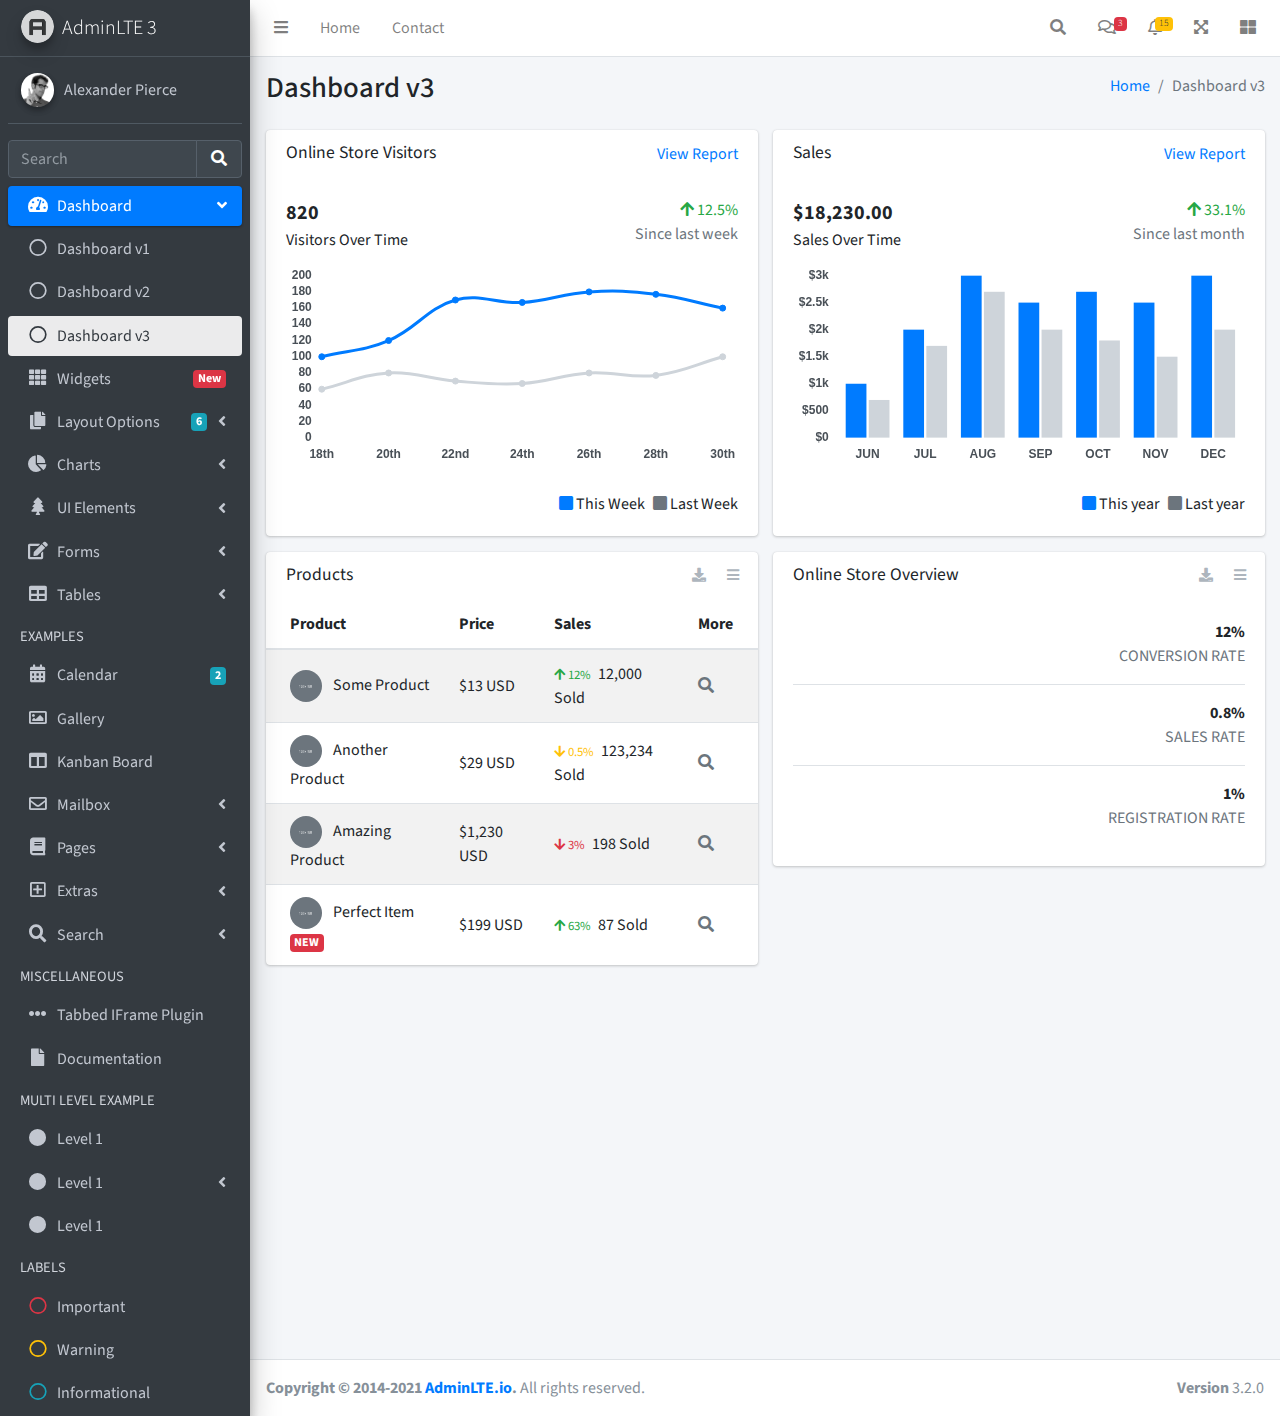
<file: adminlte/index3.html>
<!DOCTYPE html>
<html lang="en">
<head>
  <meta charset="utf-8">
  <meta name="viewport" content="width=device-width, initial-scale=1">
  <title>AdminLTE 3 | Dashboard 3</title>

  <!-- Google Font: Source Sans Pro -->
  <link rel="stylesheet" href="https://fonts.googleapis.com/css?family=Source+Sans+Pro:300,400,400i,700&display=fallback">
  <!-- Font Awesome Icons -->
  <link rel="stylesheet" href="plugins/fontawesome-free/css/all.min.css">
  <!-- IonIcons -->
  <link rel="stylesheet" href="https://code.ionicframework.com/ionicons/2.0.1/css/ionicons.min.css">
  <!-- Theme style -->
  <link rel="stylesheet" href="dist/css/adminlte.min.css">
</head>
<!--
`body` tag options:

  Apply one or more of the following classes to to the body tag
  to get the desired effect

  * sidebar-collapse
  * sidebar-mini
-->
<body class="hold-transition sidebar-mini">
<div class="wrapper">
  <!-- Navbar -->
  <nav class="main-header navbar navbar-expand navbar-white navbar-light">
    <!-- Left navbar links -->
    <ul class="navbar-nav">
      <li class="nav-item">
        <a class="nav-link" data-widget="pushmenu" href="#" role="button"><i class="fas fa-bars"></i></a>
      </li>
      <li class="nav-item d-none d-sm-inline-block">
        <a href="index3.html" class="nav-link">Home</a>
      </li>
      <li class="nav-item d-none d-sm-inline-block">
        <a href="#" class="nav-link">Contact</a>
      </li>
    </ul>

    <!-- Right navbar links -->
    <ul class="navbar-nav ml-auto">
      <!-- Navbar Search -->
      <li class="nav-item">
        <a class="nav-link" data-widget="navbar-search" href="#" role="button">
          <i class="fas fa-search"></i>
        </a>
        <div class="navbar-search-block">
          <form class="form-inline">
            <div class="input-group input-group-sm">
              <input class="form-control form-control-navbar" type="search" placeholder="Search" aria-label="Search">
              <div class="input-group-append">
                <button class="btn btn-navbar" type="submit">
                  <i class="fas fa-search"></i>
                </button>
                <button class="btn btn-navbar" type="button" data-widget="navbar-search">
                  <i class="fas fa-times"></i>
                </button>
              </div>
            </div>
          </form>
        </div>
      </li>

      <!-- Messages Dropdown Menu -->
      <li class="nav-item dropdown">
        <a class="nav-link" data-toggle="dropdown" href="#">
          <i class="far fa-comments"></i>
          <span class="badge badge-danger navbar-badge">3</span>
        </a>
        <div class="dropdown-menu dropdown-menu-lg dropdown-menu-right">
          <a href="#" class="dropdown-item">
            <!-- Message Start -->
            <div class="media">
              <img src="dist/img/user1-128x128.jpg" alt="User Avatar" class="img-size-50 mr-3 img-circle">
              <div class="media-body">
                <h3 class="dropdown-item-title">
                  Brad Diesel
                  <span class="float-right text-sm text-danger"><i class="fas fa-star"></i></span>
                </h3>
                <p class="text-sm">Call me whenever you can...</p>
                <p class="text-sm text-muted"><i class="far fa-clock mr-1"></i> 4 Hours Ago</p>
              </div>
            </div>
            <!-- Message End -->
          </a>
          <div class="dropdown-divider"></div>
          <a href="#" class="dropdown-item">
            <!-- Message Start -->
            <div class="media">
              <img src="dist/img/user8-128x128.jpg" alt="User Avatar" class="img-size-50 img-circle mr-3">
              <div class="media-body">
                <h3 class="dropdown-item-title">
                  John Pierce
                  <span class="float-right text-sm text-muted"><i class="fas fa-star"></i></span>
                </h3>
                <p class="text-sm">I got your message bro</p>
                <p class="text-sm text-muted"><i class="far fa-clock mr-1"></i> 4 Hours Ago</p>
              </div>
            </div>
            <!-- Message End -->
          </a>
          <div class="dropdown-divider"></div>
          <a href="#" class="dropdown-item">
            <!-- Message Start -->
            <div class="media">
              <img src="dist/img/user3-128x128.jpg" alt="User Avatar" class="img-size-50 img-circle mr-3">
              <div class="media-body">
                <h3 class="dropdown-item-title">
                  Nora Silvester
                  <span class="float-right text-sm text-warning"><i class="fas fa-star"></i></span>
                </h3>
                <p class="text-sm">The subject goes here</p>
                <p class="text-sm text-muted"><i class="far fa-clock mr-1"></i> 4 Hours Ago</p>
              </div>
            </div>
            <!-- Message End -->
          </a>
          <div class="dropdown-divider"></div>
          <a href="#" class="dropdown-item dropdown-footer">See All Messages</a>
        </div>
      </li>
      <!-- Notifications Dropdown Menu -->
      <li class="nav-item dropdown">
        <a class="nav-link" data-toggle="dropdown" href="#">
          <i class="far fa-bell"></i>
          <span class="badge badge-warning navbar-badge">15</span>
        </a>
        <div class="dropdown-menu dropdown-menu-lg dropdown-menu-right">
          <span class="dropdown-item dropdown-header">15 Notifications</span>
          <div class="dropdown-divider"></div>
          <a href="#" class="dropdown-item">
            <i class="fas fa-envelope mr-2"></i> 4 new messages
            <span class="float-right text-muted text-sm">3 mins</span>
          </a>
          <div class="dropdown-divider"></div>
          <a href="#" class="dropdown-item">
            <i class="fas fa-users mr-2"></i> 8 friend requests
            <span class="float-right text-muted text-sm">12 hours</span>
          </a>
          <div class="dropdown-divider"></div>
          <a href="#" class="dropdown-item">
            <i class="fas fa-file mr-2"></i> 3 new reports
            <span class="float-right text-muted text-sm">2 days</span>
          </a>
          <div class="dropdown-divider"></div>
          <a href="#" class="dropdown-item dropdown-footer">See All Notifications</a>
        </div>
      </li>
      <li class="nav-item">
        <a class="nav-link" data-widget="fullscreen" href="#" role="button">
          <i class="fas fa-expand-arrows-alt"></i>
        </a>
      </li>
      <li class="nav-item">
        <a class="nav-link" data-widget="control-sidebar" data-slide="true" href="#" role="button">
          <i class="fas fa-th-large"></i>
        </a>
      </li>
    </ul>
  </nav>
  <!-- /.navbar -->

  <!-- Main Sidebar Container -->
  <aside class="main-sidebar sidebar-dark-primary elevation-4">
    <!-- Brand Logo -->
    <a href="index3.html" class="brand-link">
      <img src="dist/img/AdminLTELogo.png" alt="AdminLTE Logo" class="brand-image img-circle elevation-3" style="opacity: .8">
      <span class="brand-text font-weight-light">AdminLTE 3</span>
    </a>

    <!-- Sidebar -->
    <div class="sidebar">
      <!-- Sidebar user panel (optional) -->
      <div class="user-panel mt-3 pb-3 mb-3 d-flex">
        <div class="image">
          <img src="dist/img/user2-160x160.jpg" class="img-circle elevation-2" alt="User Image">
        </div>
        <div class="info">
          <a href="#" class="d-block">Alexander Pierce</a>
        </div>
      </div>

      <!-- SidebarSearch Form -->
      <div class="form-inline">
        <div class="input-group" data-widget="sidebar-search">
          <input class="form-control form-control-sidebar" type="search" placeholder="Search" aria-label="Search">
          <div class="input-group-append">
            <button class="btn btn-sidebar">
              <i class="fas fa-search fa-fw"></i>
            </button>
          </div>
        </div>
      </div>

      <!-- Sidebar Menu -->
      <nav class="mt-2">
        <ul class="nav nav-pills nav-sidebar flex-column" data-widget="treeview" role="menu" data-accordion="false">
          <!-- Add icons to the links using the .nav-icon class
               with font-awesome or any other icon font library -->
          <li class="nav-item menu-open">
            <a href="#" class="nav-link active">
              <i class="nav-icon fas fa-tachometer-alt"></i>
              <p>
                Dashboard
                <i class="right fas fa-angle-left"></i>
              </p>
            </a>
            <ul class="nav nav-treeview">
              <li class="nav-item">
                <a href="./index.html" class="nav-link">
                  <i class="far fa-circle nav-icon"></i>
                  <p>Dashboard v1</p>
                </a>
              </li>
              <li class="nav-item">
                <a href="./index2.html" class="nav-link">
                  <i class="far fa-circle nav-icon"></i>
                  <p>Dashboard v2</p>
                </a>
              </li>
              <li class="nav-item">
                <a href="./index3.html" class="nav-link active">
                  <i class="far fa-circle nav-icon"></i>
                  <p>Dashboard v3</p>
                </a>
              </li>
            </ul>
          </li>
          <li class="nav-item">
            <a href="pages/widgets.html" class="nav-link">
              <i class="nav-icon fas fa-th"></i>
              <p>
                Widgets
                <span class="right badge badge-danger">New</span>
              </p>
            </a>
          </li>
          <li class="nav-item">
            <a href="#" class="nav-link">
              <i class="nav-icon fas fa-copy"></i>
              <p>
                Layout Options
                <i class="fas fa-angle-left right"></i>
                <span class="badge badge-info right">6</span>
              </p>
            </a>
            <ul class="nav nav-treeview">
              <li class="nav-item">
                <a href="pages/layout/top-nav.html" class="nav-link">
                  <i class="far fa-circle nav-icon"></i>
                  <p>Top Navigation</p>
                </a>
              </li>
              <li class="nav-item">
                <a href="pages/layout/top-nav-sidebar.html" class="nav-link">
                  <i class="far fa-circle nav-icon"></i>
                  <p>Top Navigation + Sidebar</p>
                </a>
              </li>
              <li class="nav-item">
                <a href="pages/layout/boxed.html" class="nav-link">
                  <i class="far fa-circle nav-icon"></i>
                  <p>Boxed</p>
                </a>
              </li>
              <li class="nav-item">
                <a href="pages/layout/fixed-sidebar.html" class="nav-link">
                  <i class="far fa-circle nav-icon"></i>
                  <p>Fixed Sidebar</p>
                </a>
              </li>
              <li class="nav-item">
                <a href="pages/layout/fixed-sidebar-custom.html" class="nav-link">
                  <i class="far fa-circle nav-icon"></i>
                  <p>Fixed Sidebar <small>+ Custom Area</small></p>
                </a>
              </li>
              <li class="nav-item">
                <a href="pages/layout/fixed-topnav.html" class="nav-link">
                  <i class="far fa-circle nav-icon"></i>
                  <p>Fixed Navbar</p>
                </a>
              </li>
              <li class="nav-item">
                <a href="pages/layout/fixed-footer.html" class="nav-link">
                  <i class="far fa-circle nav-icon"></i>
                  <p>Fixed Footer</p>
                </a>
              </li>
              <li class="nav-item">
                <a href="pages/layout/collapsed-sidebar.html" class="nav-link">
                  <i class="far fa-circle nav-icon"></i>
                  <p>Collapsed Sidebar</p>
                </a>
              </li>
            </ul>
          </li>
          <li class="nav-item">
            <a href="#" class="nav-link">
              <i class="nav-icon fas fa-chart-pie"></i>
              <p>
                Charts
                <i class="right fas fa-angle-left"></i>
              </p>
            </a>
            <ul class="nav nav-treeview">
              <li class="nav-item">
                <a href="pages/charts/chartjs.html" class="nav-link">
                  <i class="far fa-circle nav-icon"></i>
                  <p>ChartJS</p>
                </a>
              </li>
              <li class="nav-item">
                <a href="pages/charts/flot.html" class="nav-link">
                  <i class="far fa-circle nav-icon"></i>
                  <p>Flot</p>
                </a>
              </li>
              <li class="nav-item">
                <a href="pages/charts/inline.html" class="nav-link">
                  <i class="far fa-circle nav-icon"></i>
                  <p>Inline</p>
                </a>
              </li>
              <li class="nav-item">
                <a href="pages/charts/uplot.html" class="nav-link">
                  <i class="far fa-circle nav-icon"></i>
                  <p>uPlot</p>
                </a>
              </li>
            </ul>
          </li>
          <li class="nav-item">
            <a href="#" class="nav-link">
              <i class="nav-icon fas fa-tree"></i>
              <p>
                UI Elements
                <i class="fas fa-angle-left right"></i>
              </p>
            </a>
            <ul class="nav nav-treeview">
              <li class="nav-item">
                <a href="pages/UI/general.html" class="nav-link">
                  <i class="far fa-circle nav-icon"></i>
                  <p>General</p>
                </a>
              </li>
              <li class="nav-item">
                <a href="pages/UI/icons.html" class="nav-link">
                  <i class="far fa-circle nav-icon"></i>
                  <p>Icons</p>
                </a>
              </li>
              <li class="nav-item">
                <a href="pages/UI/buttons.html" class="nav-link">
                  <i class="far fa-circle nav-icon"></i>
                  <p>Buttons</p>
                </a>
              </li>
              <li class="nav-item">
                <a href="pages/UI/sliders.html" class="nav-link">
                  <i class="far fa-circle nav-icon"></i>
                  <p>Sliders</p>
                </a>
              </li>
              <li class="nav-item">
                <a href="pages/UI/modals.html" class="nav-link">
                  <i class="far fa-circle nav-icon"></i>
                  <p>Modals & Alerts</p>
                </a>
              </li>
              <li class="nav-item">
                <a href="pages/UI/navbar.html" class="nav-link">
                  <i class="far fa-circle nav-icon"></i>
                  <p>Navbar & Tabs</p>
                </a>
              </li>
              <li class="nav-item">
                <a href="pages/UI/timeline.html" class="nav-link">
                  <i class="far fa-circle nav-icon"></i>
                  <p>Timeline</p>
                </a>
              </li>
              <li class="nav-item">
                <a href="pages/UI/ribbons.html" class="nav-link">
                  <i class="far fa-circle nav-icon"></i>
                  <p>Ribbons</p>
                </a>
              </li>
            </ul>
          </li>
          <li class="nav-item">
            <a href="#" class="nav-link">
              <i class="nav-icon fas fa-edit"></i>
              <p>
                Forms
                <i class="fas fa-angle-left right"></i>
              </p>
            </a>
            <ul class="nav nav-treeview">
              <li class="nav-item">
                <a href="pages/forms/general.html" class="nav-link">
                  <i class="far fa-circle nav-icon"></i>
                  <p>General Elements</p>
                </a>
              </li>
              <li class="nav-item">
                <a href="pages/forms/advanced.html" class="nav-link">
                  <i class="far fa-circle nav-icon"></i>
                  <p>Advanced Elements</p>
                </a>
              </li>
              <li class="nav-item">
                <a href="pages/forms/editors.html" class="nav-link">
                  <i class="far fa-circle nav-icon"></i>
                  <p>Editors</p>
                </a>
              </li>
              <li class="nav-item">
                <a href="pages/forms/validation.html" class="nav-link">
                  <i class="far fa-circle nav-icon"></i>
                  <p>Validation</p>
                </a>
              </li>
            </ul>
          </li>
          <li class="nav-item">
            <a href="#" class="nav-link">
              <i class="nav-icon fas fa-table"></i>
              <p>
                Tables
                <i class="fas fa-angle-left right"></i>
              </p>
            </a>
            <ul class="nav nav-treeview">
              <li class="nav-item">
                <a href="pages/tables/simple.html" class="nav-link">
                  <i class="far fa-circle nav-icon"></i>
                  <p>Simple Tables</p>
                </a>
              </li>
              <li class="nav-item">
                <a href="pages/tables/data.html" class="nav-link">
                  <i class="far fa-circle nav-icon"></i>
                  <p>DataTables</p>
                </a>
              </li>
              <li class="nav-item">
                <a href="pages/tables/jsgrid.html" class="nav-link">
                  <i class="far fa-circle nav-icon"></i>
                  <p>jsGrid</p>
                </a>
              </li>
            </ul>
          </li>
          <li class="nav-header">EXAMPLES</li>
          <li class="nav-item">
            <a href="pages/calendar.html" class="nav-link">
              <i class="nav-icon fas fa-calendar-alt"></i>
              <p>
                Calendar
                <span class="badge badge-info right">2</span>
              </p>
            </a>
          </li>
          <li class="nav-item">
            <a href="pages/gallery.html" class="nav-link">
              <i class="nav-icon far fa-image"></i>
              <p>
                Gallery
              </p>
            </a>
          </li>
          <li class="nav-item">
            <a href="pages/kanban.html" class="nav-link">
              <i class="nav-icon fas fa-columns"></i>
              <p>
                Kanban Board
              </p>
            </a>
          </li>
          <li class="nav-item">
            <a href="#" class="nav-link">
              <i class="nav-icon far fa-envelope"></i>
              <p>
                Mailbox
                <i class="fas fa-angle-left right"></i>
              </p>
            </a>
            <ul class="nav nav-treeview">
              <li class="nav-item">
                <a href="pages/mailbox/mailbox.html" class="nav-link">
                  <i class="far fa-circle nav-icon"></i>
                  <p>Inbox</p>
                </a>
              </li>
              <li class="nav-item">
                <a href="pages/mailbox/compose.html" class="nav-link">
                  <i class="far fa-circle nav-icon"></i>
                  <p>Compose</p>
                </a>
              </li>
              <li class="nav-item">
                <a href="pages/mailbox/read-mail.html" class="nav-link">
                  <i class="far fa-circle nav-icon"></i>
                  <p>Read</p>
                </a>
              </li>
            </ul>
          </li>
          <li class="nav-item">
            <a href="#" class="nav-link">
              <i class="nav-icon fas fa-book"></i>
              <p>
                Pages
                <i class="fas fa-angle-left right"></i>
              </p>
            </a>
            <ul class="nav nav-treeview">
              <li class="nav-item">
                <a href="pages/examples/invoice.html" class="nav-link">
                  <i class="far fa-circle nav-icon"></i>
                  <p>Invoice</p>
                </a>
              </li>
              <li class="nav-item">
                <a href="pages/examples/profile.html" class="nav-link">
                  <i class="far fa-circle nav-icon"></i>
                  <p>Profile</p>
                </a>
              </li>
              <li class="nav-item">
                <a href="pages/examples/e-commerce.html" class="nav-link">
                  <i class="far fa-circle nav-icon"></i>
                  <p>E-commerce</p>
                </a>
              </li>
              <li class="nav-item">
                <a href="pages/examples/projects.html" class="nav-link">
                  <i class="far fa-circle nav-icon"></i>
                  <p>Projects</p>
                </a>
              </li>
              <li class="nav-item">
                <a href="pages/examples/project-add.html" class="nav-link">
                  <i class="far fa-circle nav-icon"></i>
                  <p>Project Add</p>
                </a>
              </li>
              <li class="nav-item">
                <a href="pages/examples/project-edit.html" class="nav-link">
                  <i class="far fa-circle nav-icon"></i>
                  <p>Project Edit</p>
                </a>
              </li>
              <li class="nav-item">
                <a href="pages/examples/project-detail.html" class="nav-link">
                  <i class="far fa-circle nav-icon"></i>
                  <p>Project Detail</p>
                </a>
              </li>
              <li class="nav-item">
                <a href="pages/examples/contacts.html" class="nav-link">
                  <i class="far fa-circle nav-icon"></i>
                  <p>Contacts</p>
                </a>
              </li>
              <li class="nav-item">
                <a href="pages/examples/faq.html" class="nav-link">
                  <i class="far fa-circle nav-icon"></i>
                  <p>FAQ</p>
                </a>
              </li>
              <li class="nav-item">
                <a href="pages/examples/contact-us.html" class="nav-link">
                  <i class="far fa-circle nav-icon"></i>
                  <p>Contact us</p>
                </a>
              </li>
            </ul>
          </li>
          <li class="nav-item">
            <a href="#" class="nav-link">
              <i class="nav-icon far fa-plus-square"></i>
              <p>
                Extras
                <i class="fas fa-angle-left right"></i>
              </p>
            </a>
            <ul class="nav nav-treeview">
              <li class="nav-item">
                <a href="#" class="nav-link">
                  <i class="far fa-circle nav-icon"></i>
                  <p>
                    Login & Register v1
                    <i class="fas fa-angle-left right"></i>
                  </p>
                </a>
                <ul class="nav nav-treeview">
                  <li class="nav-item">
                    <a href="pages/examples/login.html" class="nav-link">
                      <i class="far fa-circle nav-icon"></i>
                      <p>Login v1</p>
                    </a>
                  </li>
                  <li class="nav-item">
                    <a href="pages/examples/register.html" class="nav-link">
                      <i class="far fa-circle nav-icon"></i>
                      <p>Register v1</p>
                    </a>
                  </li>
                  <li class="nav-item">
                    <a href="pages/examples/forgot-password.html" class="nav-link">
                      <i class="far fa-circle nav-icon"></i>
                      <p>Forgot Password v1</p>
                    </a>
                  </li>
                  <li class="nav-item">
                    <a href="pages/examples/recover-password.html" class="nav-link">
                      <i class="far fa-circle nav-icon"></i>
                      <p>Recover Password v1</p>
                    </a>
                  </li>
                </ul>
              </li>
              <li class="nav-item">
                <a href="#" class="nav-link">
                  <i class="far fa-circle nav-icon"></i>
                  <p>
                    Login & Register v2
                    <i class="fas fa-angle-left right"></i>
                  </p>
                </a>
                <ul class="nav nav-treeview">
                  <li class="nav-item">
                    <a href="pages/examples/login-v2.html" class="nav-link">
                      <i class="far fa-circle nav-icon"></i>
                      <p>Login v2</p>
                    </a>
                  </li>
                  <li class="nav-item">
                    <a href="pages/examples/register-v2.html" class="nav-link">
                      <i class="far fa-circle nav-icon"></i>
                      <p>Register v2</p>
                    </a>
                  </li>
                  <li class="nav-item">
                    <a href="pages/examples/forgot-password-v2.html" class="nav-link">
                      <i class="far fa-circle nav-icon"></i>
                      <p>Forgot Password v2</p>
                    </a>
                  </li>
                  <li class="nav-item">
                    <a href="pages/examples/recover-password-v2.html" class="nav-link">
                      <i class="far fa-circle nav-icon"></i>
                      <p>Recover Password v2</p>
                    </a>
                  </li>
                </ul>
              </li>
              <li class="nav-item">
                <a href="pages/examples/lockscreen.html" class="nav-link">
                  <i class="far fa-circle nav-icon"></i>
                  <p>Lockscreen</p>
                </a>
              </li>
              <li class="nav-item">
                <a href="pages/examples/legacy-user-menu.html" class="nav-link">
                  <i class="far fa-circle nav-icon"></i>
                  <p>Legacy User Menu</p>
                </a>
              </li>
              <li class="nav-item">
                <a href="pages/examples/language-menu.html" class="nav-link">
                  <i class="far fa-circle nav-icon"></i>
                  <p>Language Menu</p>
                </a>
              </li>
              <li class="nav-item">
                <a href="pages/examples/404.html" class="nav-link">
                  <i class="far fa-circle nav-icon"></i>
                  <p>Error 404</p>
                </a>
              </li>
              <li class="nav-item">
                <a href="pages/examples/500.html" class="nav-link">
                  <i class="far fa-circle nav-icon"></i>
                  <p>Error 500</p>
                </a>
              </li>
              <li class="nav-item">
                <a href="pages/examples/pace.html" class="nav-link">
                  <i class="far fa-circle nav-icon"></i>
                  <p>Pace</p>
                </a>
              </li>
              <li class="nav-item">
                <a href="pages/examples/blank.html" class="nav-link">
                  <i class="far fa-circle nav-icon"></i>
                  <p>Blank Page</p>
                </a>
              </li>
              <li class="nav-item">
                <a href="starter.html" class="nav-link">
                  <i class="far fa-circle nav-icon"></i>
                  <p>Starter Page</p>
                </a>
              </li>
            </ul>
          </li>
          <li class="nav-item">
            <a href="#" class="nav-link">
              <i class="nav-icon fas fa-search"></i>
              <p>
                Search
                <i class="fas fa-angle-left right"></i>
              </p>
            </a>
            <ul class="nav nav-treeview">
              <li class="nav-item">
                <a href="pages/search/simple.html" class="nav-link">
                  <i class="far fa-circle nav-icon"></i>
                  <p>Simple Search</p>
                </a>
              </li>
              <li class="nav-item">
                <a href="pages/search/enhanced.html" class="nav-link">
                  <i class="far fa-circle nav-icon"></i>
                  <p>Enhanced</p>
                </a>
              </li>
            </ul>
          </li>
          <li class="nav-header">MISCELLANEOUS</li>
          <li class="nav-item">
            <a href="iframe.html" class="nav-link">
              <i class="nav-icon fas fa-ellipsis-h"></i>
              <p>Tabbed IFrame Plugin</p>
            </a>
          </li>
          <li class="nav-item">
            <a href="https://adminlte.io/docs/3.1/" class="nav-link">
              <i class="nav-icon fas fa-file"></i>
              <p>Documentation</p>
            </a>
          </li>
          <li class="nav-header">MULTI LEVEL EXAMPLE</li>
          <li class="nav-item">
            <a href="#" class="nav-link">
              <i class="fas fa-circle nav-icon"></i>
              <p>Level 1</p>
            </a>
          </li>
          <li class="nav-item">
            <a href="#" class="nav-link">
              <i class="nav-icon fas fa-circle"></i>
              <p>
                Level 1
                <i class="right fas fa-angle-left"></i>
              </p>
            </a>
            <ul class="nav nav-treeview">
              <li class="nav-item">
                <a href="#" class="nav-link">
                  <i class="far fa-circle nav-icon"></i>
                  <p>Level 2</p>
                </a>
              </li>
              <li class="nav-item">
                <a href="#" class="nav-link">
                  <i class="far fa-circle nav-icon"></i>
                  <p>
                    Level 2
                    <i class="right fas fa-angle-left"></i>
                  </p>
                </a>
                <ul class="nav nav-treeview">
                  <li class="nav-item">
                    <a href="#" class="nav-link">
                      <i class="far fa-dot-circle nav-icon"></i>
                      <p>Level 3</p>
                    </a>
                  </li>
                  <li class="nav-item">
                    <a href="#" class="nav-link">
                      <i class="far fa-dot-circle nav-icon"></i>
                      <p>Level 3</p>
                    </a>
                  </li>
                  <li class="nav-item">
                    <a href="#" class="nav-link">
                      <i class="far fa-dot-circle nav-icon"></i>
                      <p>Level 3</p>
                    </a>
                  </li>
                </ul>
              </li>
              <li class="nav-item">
                <a href="#" class="nav-link">
                  <i class="far fa-circle nav-icon"></i>
                  <p>Level 2</p>
                </a>
              </li>
            </ul>
          </li>
          <li class="nav-item">
            <a href="#" class="nav-link">
              <i class="fas fa-circle nav-icon"></i>
              <p>Level 1</p>
            </a>
          </li>
          <li class="nav-header">LABELS</li>
          <li class="nav-item">
            <a href="#" class="nav-link">
              <i class="nav-icon far fa-circle text-danger"></i>
              <p class="text">Important</p>
            </a>
          </li>
          <li class="nav-item">
            <a href="#" class="nav-link">
              <i class="nav-icon far fa-circle text-warning"></i>
              <p>Warning</p>
            </a>
          </li>
          <li class="nav-item">
            <a href="#" class="nav-link">
              <i class="nav-icon far fa-circle text-info"></i>
              <p>Informational</p>
            </a>
          </li>
        </ul>
      </nav>
      <!-- /.sidebar-menu -->
    </div>
    <!-- /.sidebar -->
  </aside>

  <!-- Content Wrapper. Contains page content -->
  <div class="content-wrapper">
    <!-- Content Header (Page header) -->
    <div class="content-header">
      <div class="container-fluid">
        <div class="row mb-2">
          <div class="col-sm-6">
            <h1 class="m-0">Dashboard v3</h1>
          </div><!-- /.col -->
          <div class="col-sm-6">
            <ol class="breadcrumb float-sm-right">
              <li class="breadcrumb-item"><a href="#">Home</a></li>
              <li class="breadcrumb-item active">Dashboard v3</li>
            </ol>
          </div><!-- /.col -->
        </div><!-- /.row -->
      </div><!-- /.container-fluid -->
    </div>
    <!-- /.content-header -->

    <!-- Main content -->
    <div class="content">
      <div class="container-fluid">
        <div class="row">
          <div class="col-lg-6">
            <div class="card">
              <div class="card-header border-0">
                <div class="d-flex justify-content-between">
                  <h3 class="card-title">Online Store Visitors</h3>
                  <a href="javascript:void(0);">View Report</a>
                </div>
              </div>
              <div class="card-body">
                <div class="d-flex">
                  <p class="d-flex flex-column">
                    <span class="text-bold text-lg">820</span>
                    <span>Visitors Over Time</span>
                  </p>
                  <p class="ml-auto d-flex flex-column text-right">
                    <span class="text-success">
                      <i class="fas fa-arrow-up"></i> 12.5%
                    </span>
                    <span class="text-muted">Since last week</span>
                  </p>
                </div>
                <!-- /.d-flex -->

                <div class="position-relative mb-4">
                  <canvas id="visitors-chart" height="200"></canvas>
                </div>

                <div class="d-flex flex-row justify-content-end">
                  <span class="mr-2">
                    <i class="fas fa-square text-primary"></i> This Week
                  </span>

                  <span>
                    <i class="fas fa-square text-gray"></i> Last Week
                  </span>
                </div>
              </div>
            </div>
            <!-- /.card -->

            <div class="card">
              <div class="card-header border-0">
                <h3 class="card-title">Products</h3>
                <div class="card-tools">
                  <a href="#" class="btn btn-tool btn-sm">
                    <i class="fas fa-download"></i>
                  </a>
                  <a href="#" class="btn btn-tool btn-sm">
                    <i class="fas fa-bars"></i>
                  </a>
                </div>
              </div>
              <div class="card-body table-responsive p-0">
                <table class="table table-striped table-valign-middle">
                  <thead>
                  <tr>
                    <th>Product</th>
                    <th>Price</th>
                    <th>Sales</th>
                    <th>More</th>
                  </tr>
                  </thead>
                  <tbody>
                  <tr>
                    <td>
                      <img src="dist/img/default-150x150.png" alt="Product 1" class="img-circle img-size-32 mr-2">
                      Some Product
                    </td>
                    <td>$13 USD</td>
                    <td>
                      <small class="text-success mr-1">
                        <i class="fas fa-arrow-up"></i>
                        12%
                      </small>
                      12,000 Sold
                    </td>
                    <td>
                      <a href="#" class="text-muted">
                        <i class="fas fa-search"></i>
                      </a>
                    </td>
                  </tr>
                  <tr>
                    <td>
                      <img src="dist/img/default-150x150.png" alt="Product 1" class="img-circle img-size-32 mr-2">
                      Another Product
                    </td>
                    <td>$29 USD</td>
                    <td>
                      <small class="text-warning mr-1">
                        <i class="fas fa-arrow-down"></i>
                        0.5%
                      </small>
                      123,234 Sold
                    </td>
                    <td>
                      <a href="#" class="text-muted">
                        <i class="fas fa-search"></i>
                      </a>
                    </td>
                  </tr>
                  <tr>
                    <td>
                      <img src="dist/img/default-150x150.png" alt="Product 1" class="img-circle img-size-32 mr-2">
                      Amazing Product
                    </td>
                    <td>$1,230 USD</td>
                    <td>
                      <small class="text-danger mr-1">
                        <i class="fas fa-arrow-down"></i>
                        3%
                      </small>
                      198 Sold
                    </td>
                    <td>
                      <a href="#" class="text-muted">
                        <i class="fas fa-search"></i>
                      </a>
                    </td>
                  </tr>
                  <tr>
                    <td>
                      <img src="dist/img/default-150x150.png" alt="Product 1" class="img-circle img-size-32 mr-2">
                      Perfect Item
                      <span class="badge bg-danger">NEW</span>
                    </td>
                    <td>$199 USD</td>
                    <td>
                      <small class="text-success mr-1">
                        <i class="fas fa-arrow-up"></i>
                        63%
                      </small>
                      87 Sold
                    </td>
                    <td>
                      <a href="#" class="text-muted">
                        <i class="fas fa-search"></i>
                      </a>
                    </td>
                  </tr>
                  </tbody>
                </table>
              </div>
            </div>
            <!-- /.card -->
          </div>
          <!-- /.col-md-6 -->
          <div class="col-lg-6">
            <div class="card">
              <div class="card-header border-0">
                <div class="d-flex justify-content-between">
                  <h3 class="card-title">Sales</h3>
                  <a href="javascript:void(0);">View Report</a>
                </div>
              </div>
              <div class="card-body">
                <div class="d-flex">
                  <p class="d-flex flex-column">
                    <span class="text-bold text-lg">$18,230.00</span>
                    <span>Sales Over Time</span>
                  </p>
                  <p class="ml-auto d-flex flex-column text-right">
                    <span class="text-success">
                      <i class="fas fa-arrow-up"></i> 33.1%
                    </span>
                    <span class="text-muted">Since last month</span>
                  </p>
                </div>
                <!-- /.d-flex -->

                <div class="position-relative mb-4">
                  <canvas id="sales-chart" height="200"></canvas>
                </div>

                <div class="d-flex flex-row justify-content-end">
                  <span class="mr-2">
                    <i class="fas fa-square text-primary"></i> This year
                  </span>

                  <span>
                    <i class="fas fa-square text-gray"></i> Last year
                  </span>
                </div>
              </div>
            </div>
            <!-- /.card -->

            <div class="card">
              <div class="card-header border-0">
                <h3 class="card-title">Online Store Overview</h3>
                <div class="card-tools">
                  <a href="#" class="btn btn-sm btn-tool">
                    <i class="fas fa-download"></i>
                  </a>
                  <a href="#" class="btn btn-sm btn-tool">
                    <i class="fas fa-bars"></i>
                  </a>
                </div>
              </div>
              <div class="card-body">
                <div class="d-flex justify-content-between align-items-center border-bottom mb-3">
                  <p class="text-success text-xl">
                    <i class="ion ion-ios-refresh-empty"></i>
                  </p>
                  <p class="d-flex flex-column text-right">
                    <span class="font-weight-bold">
                      <i class="ion ion-android-arrow-up text-success"></i> 12%
                    </span>
                    <span class="text-muted">CONVERSION RATE</span>
                  </p>
                </div>
                <!-- /.d-flex -->
                <div class="d-flex justify-content-between align-items-center border-bottom mb-3">
                  <p class="text-warning text-xl">
                    <i class="ion ion-ios-cart-outline"></i>
                  </p>
                  <p class="d-flex flex-column text-right">
                    <span class="font-weight-bold">
                      <i class="ion ion-android-arrow-up text-warning"></i> 0.8%
                    </span>
                    <span class="text-muted">SALES RATE</span>
                  </p>
                </div>
                <!-- /.d-flex -->
                <div class="d-flex justify-content-between align-items-center mb-0">
                  <p class="text-danger text-xl">
                    <i class="ion ion-ios-people-outline"></i>
                  </p>
                  <p class="d-flex flex-column text-right">
                    <span class="font-weight-bold">
                      <i class="ion ion-android-arrow-down text-danger"></i> 1%
                    </span>
                    <span class="text-muted">REGISTRATION RATE</span>
                  </p>
                </div>
                <!-- /.d-flex -->
              </div>
            </div>
          </div>
          <!-- /.col-md-6 -->
        </div>
        <!-- /.row -->
      </div>
      <!-- /.container-fluid -->
    </div>
    <!-- /.content -->
  </div>
  <!-- /.content-wrapper -->

  <!-- Control Sidebar -->
  <aside class="control-sidebar control-sidebar-dark">
    <!-- Control sidebar content goes here -->
  </aside>
  <!-- /.control-sidebar -->

  <!-- Main Footer -->
  <footer class="main-footer">
    <strong>Copyright &copy; 2014-2021 <a href="https://adminlte.io">AdminLTE.io</a>.</strong>
    All rights reserved.
    <div class="float-right d-none d-sm-inline-block">
      <b>Version</b> 3.2.0
    </div>
  </footer>
</div>
<!-- ./wrapper -->

<!-- REQUIRED SCRIPTS -->

<!-- jQuery -->
<script src="plugins/jquery/jquery.min.js"></script>
<!-- Bootstrap -->
<script src="plugins/bootstrap/js/bootstrap.bundle.min.js"></script>
<!-- AdminLTE -->
<script src="dist/js/adminlte.js"></script>

<!-- OPTIONAL SCRIPTS -->
<script src="plugins/chart.js/Chart.min.js"></script>
<!-- AdminLTE for demo purposes -->
<script src="dist/js/demo.js"></script>
<!-- AdminLTE dashboard demo (This is only for demo purposes) -->
<script src="dist/js/pages/dashboard3.js"></script>
</body>
</html>
</file>
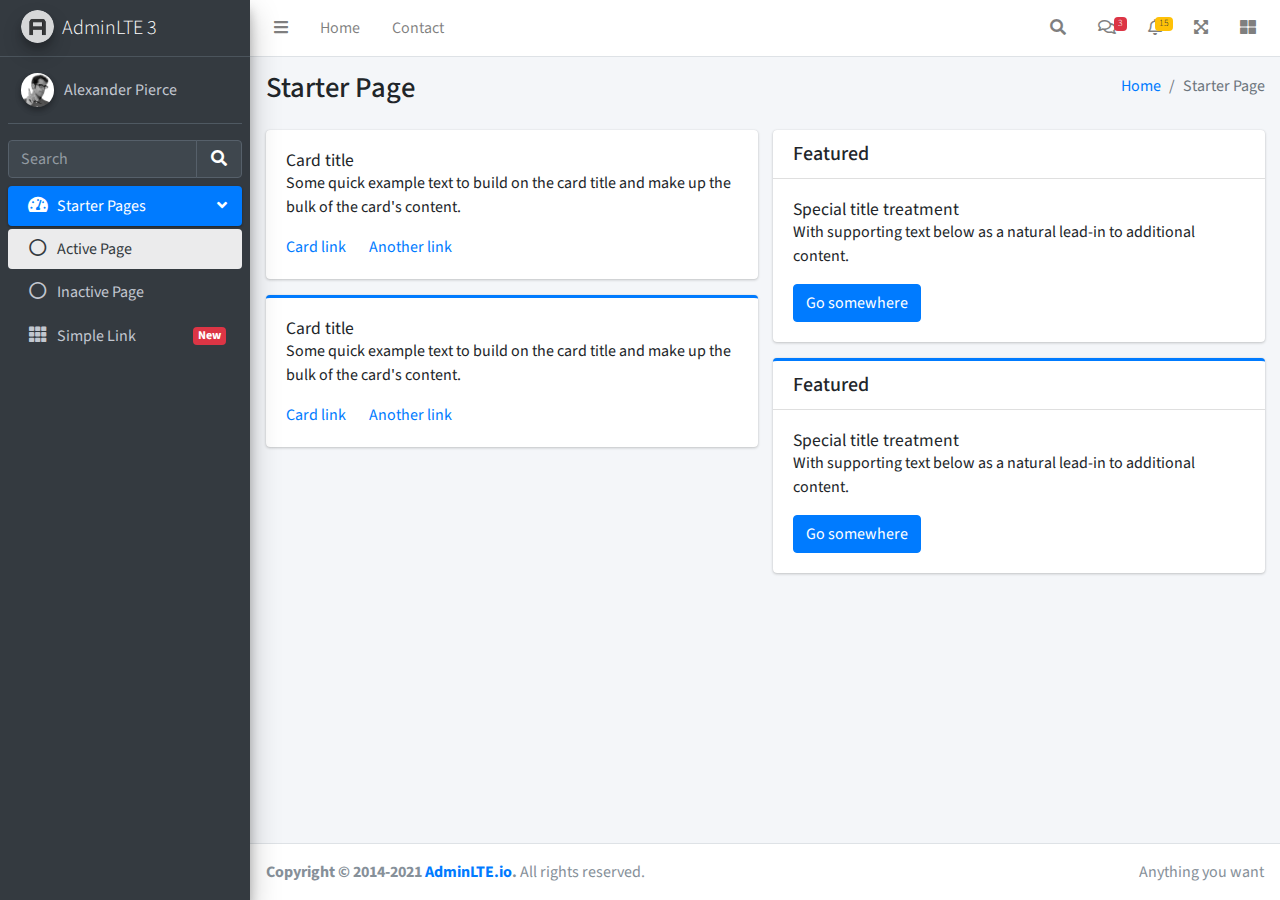
<file: adminlte/starter.html>
<!DOCTYPE html>
<!--
This is a starter template page. Use this page to start your new project from
scratch. This page gets rid of all links and provides the needed markup only.
-->
<html lang="en">
<head>
  <meta charset="utf-8">
  <meta name="viewport" content="width=device-width, initial-scale=1">
  <title>AdminLTE 3 | Starter</title>

  <!-- Google Font: Source Sans Pro -->
  <link rel="stylesheet" href="https://fonts.googleapis.com/css?family=Source+Sans+Pro:300,400,400i,700&display=fallback">
  <!-- Font Awesome Icons -->
  <link rel="stylesheet" href="plugins/fontawesome-free/css/all.min.css">
  <!-- Theme style -->
  <link rel="stylesheet" href="dist/css/adminlte.min.css">
</head>
<body class="hold-transition sidebar-mini">
<div class="wrapper">

  <!-- Navbar -->
  <nav class="main-header navbar navbar-expand navbar-white navbar-light">
    <!-- Left navbar links -->
    <ul class="navbar-nav">
      <li class="nav-item">
        <a class="nav-link" data-widget="pushmenu" href="#" role="button"><i class="fas fa-bars"></i></a>
      </li>
      <li class="nav-item d-none d-sm-inline-block">
        <a href="index3.html" class="nav-link">Home</a>
      </li>
      <li class="nav-item d-none d-sm-inline-block">
        <a href="#" class="nav-link">Contact</a>
      </li>
    </ul>

    <!-- Right navbar links -->
    <ul class="navbar-nav ml-auto">
      <!-- Navbar Search -->
      <li class="nav-item">
        <a class="nav-link" data-widget="navbar-search" href="#" role="button">
          <i class="fas fa-search"></i>
        </a>
        <div class="navbar-search-block">
          <form class="form-inline">
            <div class="input-group input-group-sm">
              <input class="form-control form-control-navbar" type="search" placeholder="Search" aria-label="Search">
              <div class="input-group-append">
                <button class="btn btn-navbar" type="submit">
                  <i class="fas fa-search"></i>
                </button>
                <button class="btn btn-navbar" type="button" data-widget="navbar-search">
                  <i class="fas fa-times"></i>
                </button>
              </div>
            </div>
          </form>
        </div>
      </li>

      <!-- Messages Dropdown Menu -->
      <li class="nav-item dropdown">
        <a class="nav-link" data-toggle="dropdown" href="#">
          <i class="far fa-comments"></i>
          <span class="badge badge-danger navbar-badge">3</span>
        </a>
        <div class="dropdown-menu dropdown-menu-lg dropdown-menu-right">
          <a href="#" class="dropdown-item">
            <!-- Message Start -->
            <div class="media">
              <img src="dist/img/user1-128x128.jpg" alt="User Avatar" class="img-size-50 mr-3 img-circle">
              <div class="media-body">
                <h3 class="dropdown-item-title">
                  Brad Diesel
                  <span class="float-right text-sm text-danger"><i class="fas fa-star"></i></span>
                </h3>
                <p class="text-sm">Call me whenever you can...</p>
                <p class="text-sm text-muted"><i class="far fa-clock mr-1"></i> 4 Hours Ago</p>
              </div>
            </div>
            <!-- Message End -->
          </a>
          <div class="dropdown-divider"></div>
          <a href="#" class="dropdown-item">
            <!-- Message Start -->
            <div class="media">
              <img src="dist/img/user8-128x128.jpg" alt="User Avatar" class="img-size-50 img-circle mr-3">
              <div class="media-body">
                <h3 class="dropdown-item-title">
                  John Pierce
                  <span class="float-right text-sm text-muted"><i class="fas fa-star"></i></span>
                </h3>
                <p class="text-sm">I got your message bro</p>
                <p class="text-sm text-muted"><i class="far fa-clock mr-1"></i> 4 Hours Ago</p>
              </div>
            </div>
            <!-- Message End -->
          </a>
          <div class="dropdown-divider"></div>
          <a href="#" class="dropdown-item">
            <!-- Message Start -->
            <div class="media">
              <img src="dist/img/user3-128x128.jpg" alt="User Avatar" class="img-size-50 img-circle mr-3">
              <div class="media-body">
                <h3 class="dropdown-item-title">
                  Nora Silvester
                  <span class="float-right text-sm text-warning"><i class="fas fa-star"></i></span>
                </h3>
                <p class="text-sm">The subject goes here</p>
                <p class="text-sm text-muted"><i class="far fa-clock mr-1"></i> 4 Hours Ago</p>
              </div>
            </div>
            <!-- Message End -->
          </a>
          <div class="dropdown-divider"></div>
          <a href="#" class="dropdown-item dropdown-footer">See All Messages</a>
        </div>
      </li>
      <!-- Notifications Dropdown Menu -->
      <li class="nav-item dropdown">
        <a class="nav-link" data-toggle="dropdown" href="#">
          <i class="far fa-bell"></i>
          <span class="badge badge-warning navbar-badge">15</span>
        </a>
        <div class="dropdown-menu dropdown-menu-lg dropdown-menu-right">
          <span class="dropdown-header">15 Notifications</span>
          <div class="dropdown-divider"></div>
          <a href="#" class="dropdown-item">
            <i class="fas fa-envelope mr-2"></i> 4 new messages
            <span class="float-right text-muted text-sm">3 mins</span>
          </a>
          <div class="dropdown-divider"></div>
          <a href="#" class="dropdown-item">
            <i class="fas fa-users mr-2"></i> 8 friend requests
            <span class="float-right text-muted text-sm">12 hours</span>
          </a>
          <div class="dropdown-divider"></div>
          <a href="#" class="dropdown-item">
            <i class="fas fa-file mr-2"></i> 3 new reports
            <span class="float-right text-muted text-sm">2 days</span>
          </a>
          <div class="dropdown-divider"></div>
          <a href="#" class="dropdown-item dropdown-footer">See All Notifications</a>
        </div>
      </li>
      <li class="nav-item">
        <a class="nav-link" data-widget="fullscreen" href="#" role="button">
          <i class="fas fa-expand-arrows-alt"></i>
        </a>
      </li>
      <li class="nav-item">
        <a class="nav-link" data-widget="control-sidebar" data-slide="true" href="#" role="button">
          <i class="fas fa-th-large"></i>
        </a>
      </li>
    </ul>
  </nav>
  <!-- /.navbar -->

  <!-- Main Sidebar Container -->
  <aside class="main-sidebar sidebar-dark-primary elevation-4">
    <!-- Brand Logo -->
    <a href="index3.html" class="brand-link">
      <img src="dist/img/AdminLTELogo.png" alt="AdminLTE Logo" class="brand-image img-circle elevation-3" style="opacity: .8">
      <span class="brand-text font-weight-light">AdminLTE 3</span>
    </a>

    <!-- Sidebar -->
    <div class="sidebar">
      <!-- Sidebar user panel (optional) -->
      <div class="user-panel mt-3 pb-3 mb-3 d-flex">
        <div class="image">
          <img src="dist/img/user2-160x160.jpg" class="img-circle elevation-2" alt="User Image">
        </div>
        <div class="info">
          <a href="#" class="d-block">Alexander Pierce</a>
        </div>
      </div>

      <!-- SidebarSearch Form -->
      <div class="form-inline">
        <div class="input-group" data-widget="sidebar-search">
          <input class="form-control form-control-sidebar" type="search" placeholder="Search" aria-label="Search">
          <div class="input-group-append">
            <button class="btn btn-sidebar">
              <i class="fas fa-search fa-fw"></i>
            </button>
          </div>
        </div>
      </div>

      <!-- Sidebar Menu -->
      <nav class="mt-2">
        <ul class="nav nav-pills nav-sidebar flex-column" data-widget="treeview" role="menu" data-accordion="false">
          <!-- Add icons to the links using the .nav-icon class
               with font-awesome or any other icon font library -->
          <li class="nav-item menu-open">
            <a href="#" class="nav-link active">
              <i class="nav-icon fas fa-tachometer-alt"></i>
              <p>
                Starter Pages
                <i class="right fas fa-angle-left"></i>
              </p>
            </a>
            <ul class="nav nav-treeview">
              <li class="nav-item">
                <a href="#" class="nav-link active">
                  <i class="far fa-circle nav-icon"></i>
                  <p>Active Page</p>
                </a>
              </li>
              <li class="nav-item">
                <a href="#" class="nav-link">
                  <i class="far fa-circle nav-icon"></i>
                  <p>Inactive Page</p>
                </a>
              </li>
            </ul>
          </li>
          <li class="nav-item">
            <a href="#" class="nav-link">
              <i class="nav-icon fas fa-th"></i>
              <p>
                Simple Link
                <span class="right badge badge-danger">New</span>
              </p>
            </a>
          </li>
        </ul>
      </nav>
      <!-- /.sidebar-menu -->
    </div>
    <!-- /.sidebar -->
  </aside>

  <!-- Content Wrapper. Contains page content -->
  <div class="content-wrapper">
    <!-- Content Header (Page header) -->
    <div class="content-header">
      <div class="container-fluid">
        <div class="row mb-2">
          <div class="col-sm-6">
            <h1 class="m-0">Starter Page</h1>
          </div><!-- /.col -->
          <div class="col-sm-6">
            <ol class="breadcrumb float-sm-right">
              <li class="breadcrumb-item"><a href="#">Home</a></li>
              <li class="breadcrumb-item active">Starter Page</li>
            </ol>
          </div><!-- /.col -->
        </div><!-- /.row -->
      </div><!-- /.container-fluid -->
    </div>
    <!-- /.content-header -->

    <!-- Main content -->
    <div class="content">
      <div class="container-fluid">
        <div class="row">
          <div class="col-lg-6">
            <div class="card">
              <div class="card-body">
                <h5 class="card-title">Card title</h5>

                <p class="card-text">
                  Some quick example text to build on the card title and make up the bulk of the card's
                  content.
                </p>

                <a href="#" class="card-link">Card link</a>
                <a href="#" class="card-link">Another link</a>
              </div>
            </div>

            <div class="card card-primary card-outline">
              <div class="card-body">
                <h5 class="card-title">Card title</h5>

                <p class="card-text">
                  Some quick example text to build on the card title and make up the bulk of the card's
                  content.
                </p>
                <a href="#" class="card-link">Card link</a>
                <a href="#" class="card-link">Another link</a>
              </div>
            </div><!-- /.card -->
          </div>
          <!-- /.col-md-6 -->
          <div class="col-lg-6">
            <div class="card">
              <div class="card-header">
                <h5 class="m-0">Featured</h5>
              </div>
              <div class="card-body">
                <h6 class="card-title">Special title treatment</h6>

                <p class="card-text">With supporting text below as a natural lead-in to additional content.</p>
                <a href="#" class="btn btn-primary">Go somewhere</a>
              </div>
            </div>

            <div class="card card-primary card-outline">
              <div class="card-header">
                <h5 class="m-0">Featured</h5>
              </div>
              <div class="card-body">
                <h6 class="card-title">Special title treatment</h6>

                <p class="card-text">With supporting text below as a natural lead-in to additional content.</p>
                <a href="#" class="btn btn-primary">Go somewhere</a>
              </div>
            </div>
          </div>
          <!-- /.col-md-6 -->
        </div>
        <!-- /.row -->
      </div><!-- /.container-fluid -->
    </div>
    <!-- /.content -->
  </div>
  <!-- /.content-wrapper -->

  <!-- Control Sidebar -->
  <aside class="control-sidebar control-sidebar-dark">
    <!-- Control sidebar content goes here -->
    <div class="p-3">
      <h5>Title</h5>
      <p>Sidebar content</p>
    </div>
  </aside>
  <!-- /.control-sidebar -->

  <!-- Main Footer -->
  <footer class="main-footer">
    <!-- To the right -->
    <div class="float-right d-none d-sm-inline">
      Anything you want
    </div>
    <!-- Default to the left -->
    <strong>Copyright &copy; 2014-2021 <a href="https://adminlte.io">AdminLTE.io</a>.</strong> All rights reserved.
  </footer>
</div>
<!-- ./wrapper -->

<!-- REQUIRED SCRIPTS -->

<!-- jQuery -->
<script src="plugins/jquery/jquery.min.js"></script>
<!-- Bootstrap 4 -->
<script src="plugins/bootstrap/js/bootstrap.bundle.min.js"></script>
<!-- AdminLTE App -->
<script src="dist/js/adminlte.min.js"></script>
</body>
</html>
</file>
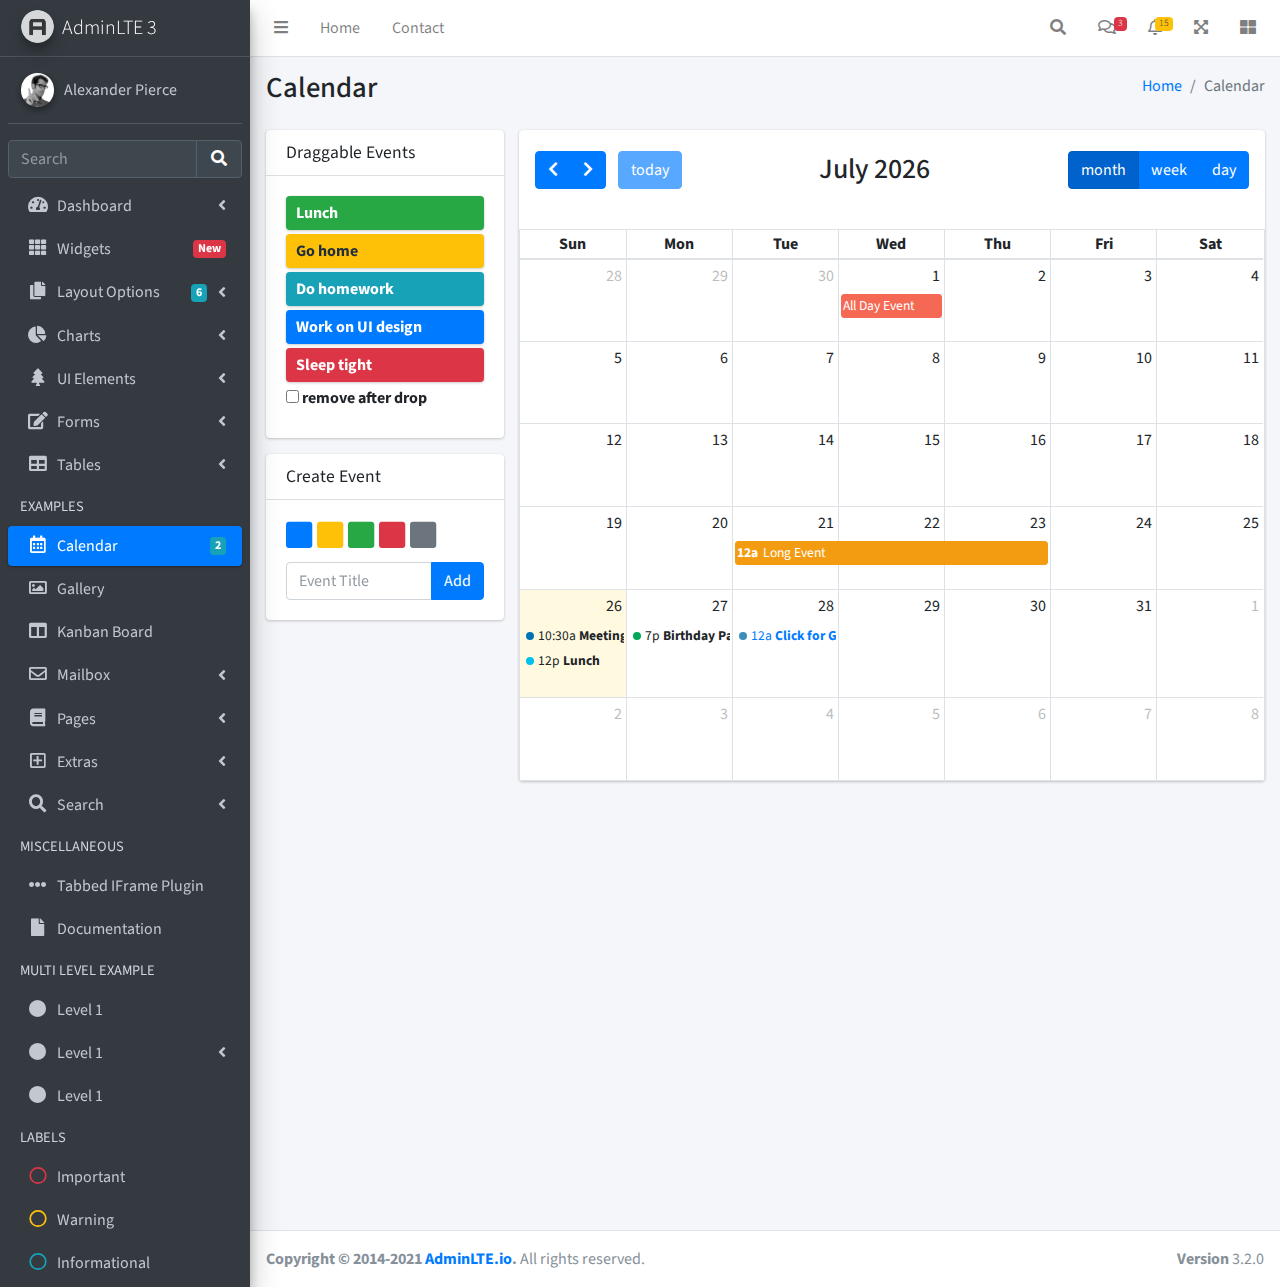
<file: adminlte/pages/calendar.html>
<!DOCTYPE html>
<html lang="en">
<head>
  <meta charset="utf-8">
  <meta name="viewport" content="width=device-width, initial-scale=1">
  <title>AdminLTE 3 | Calendar</title>

  <!-- Google Font: Source Sans Pro -->
  <link rel="stylesheet" href="https://fonts.googleapis.com/css?family=Source+Sans+Pro:300,400,400i,700&display=fallback">
  <!-- Font Awesome -->
  <link rel="stylesheet" href="../plugins/fontawesome-free/css/all.min.css">
  <!-- fullCalendar -->
  <link rel="stylesheet" href="../plugins/fullcalendar/main.css">
  <!-- Theme style -->
  <link rel="stylesheet" href="../dist/css/adminlte.min.css">
</head>
<body class="hold-transition sidebar-mini">
<div class="wrapper">
  <!-- Navbar -->
  <nav class="main-header navbar navbar-expand navbar-white navbar-light">
    <!-- Left navbar links -->
    <ul class="navbar-nav">
      <li class="nav-item">
        <a class="nav-link" data-widget="pushmenu" href="#" role="button"><i class="fas fa-bars"></i></a>
      </li>
      <li class="nav-item d-none d-sm-inline-block">
        <a href="../index3.html" class="nav-link">Home</a>
      </li>
      <li class="nav-item d-none d-sm-inline-block">
        <a href="#" class="nav-link">Contact</a>
      </li>
    </ul>

    <!-- Right navbar links -->
    <ul class="navbar-nav ml-auto">
      <!-- Navbar Search -->
      <li class="nav-item">
        <a class="nav-link" data-widget="navbar-search" href="#" role="button">
          <i class="fas fa-search"></i>
        </a>
        <div class="navbar-search-block">
          <form class="form-inline">
            <div class="input-group input-group-sm">
              <input class="form-control form-control-navbar" type="search" placeholder="Search" aria-label="Search">
              <div class="input-group-append">
                <button class="btn btn-navbar" type="submit">
                  <i class="fas fa-search"></i>
                </button>
                <button class="btn btn-navbar" type="button" data-widget="navbar-search">
                  <i class="fas fa-times"></i>
                </button>
              </div>
            </div>
          </form>
        </div>
      </li>

      <!-- Messages Dropdown Menu -->
      <li class="nav-item dropdown">
        <a class="nav-link" data-toggle="dropdown" href="#">
          <i class="far fa-comments"></i>
          <span class="badge badge-danger navbar-badge">3</span>
        </a>
        <div class="dropdown-menu dropdown-menu-lg dropdown-menu-right">
          <a href="#" class="dropdown-item">
            <!-- Message Start -->
            <div class="media">
              <img src="../dist/img/user1-128x128.jpg" alt="User Avatar" class="img-size-50 mr-3 img-circle">
              <div class="media-body">
                <h3 class="dropdown-item-title">
                  Brad Diesel
                  <span class="float-right text-sm text-danger"><i class="fas fa-star"></i></span>
                </h3>
                <p class="text-sm">Call me whenever you can...</p>
                <p class="text-sm text-muted"><i class="far fa-clock mr-1"></i> 4 Hours Ago</p>
              </div>
            </div>
            <!-- Message End -->
          </a>
          <div class="dropdown-divider"></div>
          <a href="#" class="dropdown-item">
            <!-- Message Start -->
            <div class="media">
              <img src="../dist/img/user8-128x128.jpg" alt="User Avatar" class="img-size-50 img-circle mr-3">
              <div class="media-body">
                <h3 class="dropdown-item-title">
                  John Pierce
                  <span class="float-right text-sm text-muted"><i class="fas fa-star"></i></span>
                </h3>
                <p class="text-sm">I got your message bro</p>
                <p class="text-sm text-muted"><i class="far fa-clock mr-1"></i> 4 Hours Ago</p>
              </div>
            </div>
            <!-- Message End -->
          </a>
          <div class="dropdown-divider"></div>
          <a href="#" class="dropdown-item">
            <!-- Message Start -->
            <div class="media">
              <img src="../dist/img/user3-128x128.jpg" alt="User Avatar" class="img-size-50 img-circle mr-3">
              <div class="media-body">
                <h3 class="dropdown-item-title">
                  Nora Silvester
                  <span class="float-right text-sm text-warning"><i class="fas fa-star"></i></span>
                </h3>
                <p class="text-sm">The subject goes here</p>
                <p class="text-sm text-muted"><i class="far fa-clock mr-1"></i> 4 Hours Ago</p>
              </div>
            </div>
            <!-- Message End -->
          </a>
          <div class="dropdown-divider"></div>
          <a href="#" class="dropdown-item dropdown-footer">See All Messages</a>
        </div>
      </li>
      <!-- Notifications Dropdown Menu -->
      <li class="nav-item dropdown">
        <a class="nav-link" data-toggle="dropdown" href="#">
          <i class="far fa-bell"></i>
          <span class="badge badge-warning navbar-badge">15</span>
        </a>
        <div class="dropdown-menu dropdown-menu-lg dropdown-menu-right">
          <span class="dropdown-item dropdown-header">15 Notifications</span>
          <div class="dropdown-divider"></div>
          <a href="#" class="dropdown-item">
            <i class="fas fa-envelope mr-2"></i> 4 new messages
            <span class="float-right text-muted text-sm">3 mins</span>
          </a>
          <div class="dropdown-divider"></div>
          <a href="#" class="dropdown-item">
            <i class="fas fa-users mr-2"></i> 8 friend requests
            <span class="float-right text-muted text-sm">12 hours</span>
          </a>
          <div class="dropdown-divider"></div>
          <a href="#" class="dropdown-item">
            <i class="fas fa-file mr-2"></i> 3 new reports
            <span class="float-right text-muted text-sm">2 days</span>
          </a>
          <div class="dropdown-divider"></div>
          <a href="#" class="dropdown-item dropdown-footer">See All Notifications</a>
        </div>
      </li>
      <li class="nav-item">
        <a class="nav-link" data-widget="fullscreen" href="#" role="button">
          <i class="fas fa-expand-arrows-alt"></i>
        </a>
      </li>
      <li class="nav-item">
        <a class="nav-link" data-widget="control-sidebar" data-slide="true" href="#" role="button">
          <i class="fas fa-th-large"></i>
        </a>
      </li>
    </ul>
  </nav>
  <!-- /.navbar -->

  <!-- Main Sidebar Container -->
  <aside class="main-sidebar sidebar-dark-primary elevation-4">
    <!-- Brand Logo -->
    <a href="../index3.html" class="brand-link">
      <img src="../dist/img/AdminLTELogo.png" alt="AdminLTE Logo" class="brand-image img-circle elevation-3" style="opacity: .8">
      <span class="brand-text font-weight-light">AdminLTE 3</span>
    </a>

    <!-- Sidebar -->
    <div class="sidebar">
      <!-- Sidebar user panel (optional) -->
      <div class="user-panel mt-3 pb-3 mb-3 d-flex">
        <div class="image">
          <img src="../dist/img/user2-160x160.jpg" class="img-circle elevation-2" alt="User Image">
        </div>
        <div class="info">
          <a href="#" class="d-block">Alexander Pierce</a>
        </div>
      </div>

      <!-- SidebarSearch Form -->
      <div class="form-inline">
        <div class="input-group" data-widget="sidebar-search">
          <input class="form-control form-control-sidebar" type="search" placeholder="Search" aria-label="Search">
          <div class="input-group-append">
            <button class="btn btn-sidebar">
              <i class="fas fa-search fa-fw"></i>
            </button>
          </div>
        </div>
      </div>

      <!-- Sidebar Menu -->
      <nav class="mt-2">
        <ul class="nav nav-pills nav-sidebar flex-column" data-widget="treeview" role="menu" data-accordion="false">
          <!-- Add icons to the links using the .nav-icon class
               with font-awesome or any other icon font library -->
          <li class="nav-item">
            <a href="#" class="nav-link">
              <i class="nav-icon fas fa-tachometer-alt"></i>
              <p>
                Dashboard
                <i class="right fas fa-angle-left"></i>
              </p>
            </a>
            <ul class="nav nav-treeview">
              <li class="nav-item">
                <a href="../index.html" class="nav-link">
                  <i class="far fa-circle nav-icon"></i>
                  <p>Dashboard v1</p>
                </a>
              </li>
              <li class="nav-item">
                <a href="../index2.html" class="nav-link">
                  <i class="far fa-circle nav-icon"></i>
                  <p>Dashboard v2</p>
                </a>
              </li>
              <li class="nav-item">
                <a href="../index3.html" class="nav-link">
                  <i class="far fa-circle nav-icon"></i>
                  <p>Dashboard v3</p>
                </a>
              </li>
            </ul>
          </li>
          <li class="nav-item">
            <a href="widgets.html" class="nav-link">
              <i class="nav-icon fas fa-th"></i>
              <p>
                Widgets
                <span class="right badge badge-danger">New</span>
              </p>
            </a>
          </li>
          <li class="nav-item">
            <a href="#" class="nav-link">
              <i class="nav-icon fas fa-copy"></i>
              <p>
                Layout Options
                <i class="fas fa-angle-left right"></i>
                <span class="badge badge-info right">6</span>
              </p>
            </a>
            <ul class="nav nav-treeview">
              <li class="nav-item">
                <a href="layout/top-nav.html" class="nav-link">
                  <i class="far fa-circle nav-icon"></i>
                  <p>Top Navigation</p>
                </a>
              </li>
              <li class="nav-item">
                <a href="layout/top-nav-sidebar.html" class="nav-link">
                  <i class="far fa-circle nav-icon"></i>
                  <p>Top Navigation + Sidebar</p>
                </a>
              </li>
              <li class="nav-item">
                <a href="layout/boxed.html" class="nav-link">
                  <i class="far fa-circle nav-icon"></i>
                  <p>Boxed</p>
                </a>
              </li>
              <li class="nav-item">
                <a href="layout/fixed-sidebar.html" class="nav-link">
                  <i class="far fa-circle nav-icon"></i>
                  <p>Fixed Sidebar</p>
                </a>
              </li>
              <li class="nav-item">
                <a href="layout/fixed-sidebar-custom.html" class="nav-link">
                  <i class="far fa-circle nav-icon"></i>
                  <p>Fixed Sidebar <small>+ Custom Area</small></p>
                </a>
              </li>
              <li class="nav-item">
                <a href="layout/fixed-topnav.html" class="nav-link">
                  <i class="far fa-circle nav-icon"></i>
                  <p>Fixed Navbar</p>
                </a>
              </li>
              <li class="nav-item">
                <a href="layout/fixed-footer.html" class="nav-link">
                  <i class="far fa-circle nav-icon"></i>
                  <p>Fixed Footer</p>
                </a>
              </li>
              <li class="nav-item">
                <a href="layout/collapsed-sidebar.html" class="nav-link">
                  <i class="far fa-circle nav-icon"></i>
                  <p>Collapsed Sidebar</p>
                </a>
              </li>
            </ul>
          </li>
          <li class="nav-item">
            <a href="#" class="nav-link">
              <i class="nav-icon fas fa-chart-pie"></i>
              <p>
                Charts
                <i class="right fas fa-angle-left"></i>
              </p>
            </a>
            <ul class="nav nav-treeview">
              <li class="nav-item">
                <a href="charts/chartjs.html" class="nav-link">
                  <i class="far fa-circle nav-icon"></i>
                  <p>ChartJS</p>
                </a>
              </li>
              <li class="nav-item">
                <a href="charts/flot.html" class="nav-link">
                  <i class="far fa-circle nav-icon"></i>
                  <p>Flot</p>
                </a>
              </li>
              <li class="nav-item">
                <a href="charts/inline.html" class="nav-link">
                  <i class="far fa-circle nav-icon"></i>
                  <p>Inline</p>
                </a>
              </li>
              <li class="nav-item">
                <a href="charts/uplot.html" class="nav-link">
                  <i class="far fa-circle nav-icon"></i>
                  <p>uPlot</p>
                </a>
              </li>
            </ul>
          </li>
          <li class="nav-item">
            <a href="#" class="nav-link">
              <i class="nav-icon fas fa-tree"></i>
              <p>
                UI Elements
                <i class="fas fa-angle-left right"></i>
              </p>
            </a>
            <ul class="nav nav-treeview">
              <li class="nav-item">
                <a href="UI/general.html" class="nav-link">
                  <i class="far fa-circle nav-icon"></i>
                  <p>General</p>
                </a>
              </li>
              <li class="nav-item">
                <a href="UI/icons.html" class="nav-link">
                  <i class="far fa-circle nav-icon"></i>
                  <p>Icons</p>
                </a>
              </li>
              <li class="nav-item">
                <a href="UI/buttons.html" class="nav-link">
                  <i class="far fa-circle nav-icon"></i>
                  <p>Buttons</p>
                </a>
              </li>
              <li class="nav-item">
                <a href="UI/sliders.html" class="nav-link">
                  <i class="far fa-circle nav-icon"></i>
                  <p>Sliders</p>
                </a>
              </li>
              <li class="nav-item">
                <a href="UI/modals.html" class="nav-link">
                  <i class="far fa-circle nav-icon"></i>
                  <p>Modals & Alerts</p>
                </a>
              </li>
              <li class="nav-item">
                <a href="UI/navbar.html" class="nav-link">
                  <i class="far fa-circle nav-icon"></i>
                  <p>Navbar & Tabs</p>
                </a>
              </li>
              <li class="nav-item">
                <a href="UI/timeline.html" class="nav-link">
                  <i class="far fa-circle nav-icon"></i>
                  <p>Timeline</p>
                </a>
              </li>
              <li class="nav-item">
                <a href="UI/ribbons.html" class="nav-link">
                  <i class="far fa-circle nav-icon"></i>
                  <p>Ribbons</p>
                </a>
              </li>
            </ul>
          </li>
          <li class="nav-item">
            <a href="#" class="nav-link">
              <i class="nav-icon fas fa-edit"></i>
              <p>
                Forms
                <i class="fas fa-angle-left right"></i>
              </p>
            </a>
            <ul class="nav nav-treeview">
              <li class="nav-item">
                <a href="forms/general.html" class="nav-link">
                  <i class="far fa-circle nav-icon"></i>
                  <p>General Elements</p>
                </a>
              </li>
              <li class="nav-item">
                <a href="forms/advanced.html" class="nav-link">
                  <i class="far fa-circle nav-icon"></i>
                  <p>Advanced Elements</p>
                </a>
              </li>
              <li class="nav-item">
                <a href="forms/editors.html" class="nav-link">
                  <i class="far fa-circle nav-icon"></i>
                  <p>Editors</p>
                </a>
              </li>
              <li class="nav-item">
                <a href="forms/validation.html" class="nav-link">
                  <i class="far fa-circle nav-icon"></i>
                  <p>Validation</p>
                </a>
              </li>
            </ul>
          </li>
          <li class="nav-item">
            <a href="#" class="nav-link">
              <i class="nav-icon fas fa-table"></i>
              <p>
                Tables
                <i class="fas fa-angle-left right"></i>
              </p>
            </a>
            <ul class="nav nav-treeview">
              <li class="nav-item">
                <a href="tables/simple.html" class="nav-link">
                  <i class="far fa-circle nav-icon"></i>
                  <p>Simple Tables</p>
                </a>
              </li>
              <li class="nav-item">
                <a href="tables/data.html" class="nav-link">
                  <i class="far fa-circle nav-icon"></i>
                  <p>DataTables</p>
                </a>
              </li>
              <li class="nav-item">
                <a href="tables/jsgrid.html" class="nav-link">
                  <i class="far fa-circle nav-icon"></i>
                  <p>jsGrid</p>
                </a>
              </li>
            </ul>
          </li>
          <li class="nav-header">EXAMPLES</li>
          <li class="nav-item">
            <a href="calendar.html" class="nav-link active">
              <i class="nav-icon far fa-calendar-alt"></i>
              <p>
                Calendar
                <span class="badge badge-info right">2</span>
              </p>
            </a>
          </li>
          <li class="nav-item">
            <a href="gallery.html" class="nav-link">
              <i class="nav-icon far fa-image"></i>
              <p>
                Gallery
              </p>
            </a>
          </li>
          <li class="nav-item">
            <a href="kanban.html" class="nav-link">
              <i class="nav-icon fas fa-columns"></i>
              <p>
                Kanban Board
              </p>
            </a>
          </li>
          <li class="nav-item">
            <a href="#" class="nav-link">
              <i class="nav-icon far fa-envelope"></i>
              <p>
                Mailbox
                <i class="fas fa-angle-left right"></i>
              </p>
            </a>
            <ul class="nav nav-treeview">
              <li class="nav-item">
                <a href="mailbox/mailbox.html" class="nav-link">
                  <i class="far fa-circle nav-icon"></i>
                  <p>Inbox</p>
                </a>
              </li>
              <li class="nav-item">
                <a href="mailbox/compose.html" class="nav-link">
                  <i class="far fa-circle nav-icon"></i>
                  <p>Compose</p>
                </a>
              </li>
              <li class="nav-item">
                <a href="mailbox/read-mail.html" class="nav-link">
                  <i class="far fa-circle nav-icon"></i>
                  <p>Read</p>
                </a>
              </li>
            </ul>
          </li>
          <li class="nav-item">
            <a href="#" class="nav-link">
              <i class="nav-icon fas fa-book"></i>
              <p>
                Pages
                <i class="fas fa-angle-left right"></i>
              </p>
            </a>
            <ul class="nav nav-treeview">
              <li class="nav-item">
                <a href="examples/invoice.html" class="nav-link">
                  <i class="far fa-circle nav-icon"></i>
                  <p>Invoice</p>
                </a>
              </li>
              <li class="nav-item">
                <a href="examples/profile.html" class="nav-link">
                  <i class="far fa-circle nav-icon"></i>
                  <p>Profile</p>
                </a>
              </li>
              <li class="nav-item">
                <a href="examples/e-commerce.html" class="nav-link">
                  <i class="far fa-circle nav-icon"></i>
                  <p>E-commerce</p>
                </a>
              </li>
              <li class="nav-item">
                <a href="examples/projects.html" class="nav-link">
                  <i class="far fa-circle nav-icon"></i>
                  <p>Projects</p>
                </a>
              </li>
              <li class="nav-item">
                <a href="examples/project-add.html" class="nav-link">
                  <i class="far fa-circle nav-icon"></i>
                  <p>Project Add</p>
                </a>
              </li>
              <li class="nav-item">
                <a href="examples/project-edit.html" class="nav-link">
                  <i class="far fa-circle nav-icon"></i>
                  <p>Project Edit</p>
                </a>
              </li>
              <li class="nav-item">
                <a href="examples/project-detail.html" class="nav-link">
                  <i class="far fa-circle nav-icon"></i>
                  <p>Project Detail</p>
                </a>
              </li>
              <li class="nav-item">
                <a href="examples/contacts.html" class="nav-link">
                  <i class="far fa-circle nav-icon"></i>
                  <p>Contacts</p>
                </a>
              </li>
              <li class="nav-item">
                <a href="examples/faq.html" class="nav-link">
                  <i class="far fa-circle nav-icon"></i>
                  <p>FAQ</p>
                </a>
              </li>
              <li class="nav-item">
                <a href="examples/contact-us.html" class="nav-link">
                  <i class="far fa-circle nav-icon"></i>
                  <p>Contact us</p>
                </a>
              </li>
            </ul>
          </li>
          <li class="nav-item">
            <a href="#" class="nav-link">
              <i class="nav-icon far fa-plus-square"></i>
              <p>
                Extras
                <i class="fas fa-angle-left right"></i>
              </p>
            </a>
            <ul class="nav nav-treeview">
              <li class="nav-item">
                <a href="#" class="nav-link">
                  <i class="far fa-circle nav-icon"></i>
                  <p>
                    Login & Register v1
                    <i class="fas fa-angle-left right"></i>
                  </p>
                </a>
                <ul class="nav nav-treeview">
                  <li class="nav-item">
                    <a href="examples/login.html" class="nav-link">
                      <i class="far fa-circle nav-icon"></i>
                      <p>Login v1</p>
                    </a>
                  </li>
                  <li class="nav-item">
                    <a href="examples/register.html" class="nav-link">
                      <i class="far fa-circle nav-icon"></i>
                      <p>Register v1</p>
                    </a>
                  </li>
                  <li class="nav-item">
                    <a href="examples/forgot-password.html" class="nav-link">
                      <i class="far fa-circle nav-icon"></i>
                      <p>Forgot Password v1</p>
                    </a>
                  </li>
                  <li class="nav-item">
                    <a href="examples/recover-password.html" class="nav-link">
                      <i class="far fa-circle nav-icon"></i>
                      <p>Recover Password v1</p>
                    </a>
                  </li>
                </ul>
              </li>
              <li class="nav-item">
                <a href="#" class="nav-link">
                  <i class="far fa-circle nav-icon"></i>
                  <p>
                    Login & Register v2
                    <i class="fas fa-angle-left right"></i>
                  </p>
                </a>
                <ul class="nav nav-treeview">
                  <li class="nav-item">
                    <a href="examples/login-v2.html" class="nav-link">
                      <i class="far fa-circle nav-icon"></i>
                      <p>Login v2</p>
                    </a>
                  </li>
                  <li class="nav-item">
                    <a href="examples/register-v2.html" class="nav-link">
                      <i class="far fa-circle nav-icon"></i>
                      <p>Register v2</p>
                    </a>
                  </li>
                  <li class="nav-item">
                    <a href="examples/forgot-password-v2.html" class="nav-link">
                      <i class="far fa-circle nav-icon"></i>
                      <p>Forgot Password v2</p>
                    </a>
                  </li>
                  <li class="nav-item">
                    <a href="examples/recover-password-v2.html" class="nav-link">
                      <i class="far fa-circle nav-icon"></i>
                      <p>Recover Password v2</p>
                    </a>
                  </li>
                </ul>
              </li>
              <li class="nav-item">
                <a href="examples/lockscreen.html" class="nav-link">
                  <i class="far fa-circle nav-icon"></i>
                  <p>Lockscreen</p>
                </a>
              </li>
              <li class="nav-item">
                <a href="examples/legacy-user-menu.html" class="nav-link">
                  <i class="far fa-circle nav-icon"></i>
                  <p>Legacy User Menu</p>
                </a>
              </li>
              <li class="nav-item">
                <a href="examples/language-menu.html" class="nav-link">
                  <i class="far fa-circle nav-icon"></i>
                  <p>Language Menu</p>
                </a>
              </li>
              <li class="nav-item">
                <a href="examples/404.html" class="nav-link">
                  <i class="far fa-circle nav-icon"></i>
                  <p>Error 404</p>
                </a>
              </li>
              <li class="nav-item">
                <a href="examples/500.html" class="nav-link">
                  <i class="far fa-circle nav-icon"></i>
                  <p>Error 500</p>
                </a>
              </li>
              <li class="nav-item">
                <a href="examples/pace.html" class="nav-link">
                  <i class="far fa-circle nav-icon"></i>
                  <p>Pace</p>
                </a>
              </li>
              <li class="nav-item">
                <a href="examples/blank.html" class="nav-link">
                  <i class="far fa-circle nav-icon"></i>
                  <p>Blank Page</p>
                </a>
              </li>
              <li class="nav-item">
                <a href="../starter.html" class="nav-link">
                  <i class="far fa-circle nav-icon"></i>
                  <p>Starter Page</p>
                </a>
              </li>
            </ul>
          </li>
          <li class="nav-item">
            <a href="#" class="nav-link">
              <i class="nav-icon fas fa-search"></i>
              <p>
                Search
                <i class="fas fa-angle-left right"></i>
              </p>
            </a>
            <ul class="nav nav-treeview">
              <li class="nav-item">
                <a href="search/simple.html" class="nav-link">
                  <i class="far fa-circle nav-icon"></i>
                  <p>Simple Search</p>
                </a>
              </li>
              <li class="nav-item">
                <a href="search/enhanced.html" class="nav-link">
                  <i class="far fa-circle nav-icon"></i>
                  <p>Enhanced</p>
                </a>
              </li>
            </ul>
          </li>
          <li class="nav-header">MISCELLANEOUS</li>
          <li class="nav-item">
            <a href="../iframe.html" class="nav-link">
              <i class="nav-icon fas fa-ellipsis-h"></i>
              <p>Tabbed IFrame Plugin</p>
            </a>
          </li>
          <li class="nav-item">
            <a href="https://adminlte.io/docs/3.1/" class="nav-link">
              <i class="nav-icon fas fa-file"></i>
              <p>Documentation</p>
            </a>
          </li>
          <li class="nav-header">MULTI LEVEL EXAMPLE</li>
          <li class="nav-item">
            <a href="#" class="nav-link">
              <i class="fas fa-circle nav-icon"></i>
              <p>Level 1</p>
            </a>
          </li>
          <li class="nav-item">
            <a href="#" class="nav-link">
              <i class="nav-icon fas fa-circle"></i>
              <p>
                Level 1
                <i class="right fas fa-angle-left"></i>
              </p>
            </a>
            <ul class="nav nav-treeview">
              <li class="nav-item">
                <a href="#" class="nav-link">
                  <i class="far fa-circle nav-icon"></i>
                  <p>Level 2</p>
                </a>
              </li>
              <li class="nav-item">
                <a href="#" class="nav-link">
                  <i class="far fa-circle nav-icon"></i>
                  <p>
                    Level 2
                    <i class="right fas fa-angle-left"></i>
                  </p>
                </a>
                <ul class="nav nav-treeview">
                  <li class="nav-item">
                    <a href="#" class="nav-link">
                      <i class="far fa-dot-circle nav-icon"></i>
                      <p>Level 3</p>
                    </a>
                  </li>
                  <li class="nav-item">
                    <a href="#" class="nav-link">
                      <i class="far fa-dot-circle nav-icon"></i>
                      <p>Level 3</p>
                    </a>
                  </li>
                  <li class="nav-item">
                    <a href="#" class="nav-link">
                      <i class="far fa-dot-circle nav-icon"></i>
                      <p>Level 3</p>
                    </a>
                  </li>
                </ul>
              </li>
              <li class="nav-item">
                <a href="#" class="nav-link">
                  <i class="far fa-circle nav-icon"></i>
                  <p>Level 2</p>
                </a>
              </li>
            </ul>
          </li>
          <li class="nav-item">
            <a href="#" class="nav-link">
              <i class="fas fa-circle nav-icon"></i>
              <p>Level 1</p>
            </a>
          </li>
          <li class="nav-header">LABELS</li>
          <li class="nav-item">
            <a href="#" class="nav-link">
              <i class="nav-icon far fa-circle text-danger"></i>
              <p class="text">Important</p>
            </a>
          </li>
          <li class="nav-item">
            <a href="#" class="nav-link">
              <i class="nav-icon far fa-circle text-warning"></i>
              <p>Warning</p>
            </a>
          </li>
          <li class="nav-item">
            <a href="#" class="nav-link">
              <i class="nav-icon far fa-circle text-info"></i>
              <p>Informational</p>
            </a>
          </li>
        </ul>
      </nav>
      <!-- /.sidebar-menu -->
    </div>
    <!-- /.sidebar -->
  </aside>

  <!-- Content Wrapper. Contains page content -->
  <div class="content-wrapper">
    <!-- Content Header (Page header) -->
    <section class="content-header">
      <div class="container-fluid">
        <div class="row mb-2">
          <div class="col-sm-6">
            <h1>Calendar</h1>
          </div>
          <div class="col-sm-6">
            <ol class="breadcrumb float-sm-right">
              <li class="breadcrumb-item"><a href="#">Home</a></li>
              <li class="breadcrumb-item active">Calendar</li>
            </ol>
          </div>
        </div>
      </div><!-- /.container-fluid -->
    </section>

    <!-- Main content -->
    <section class="content">
      <div class="container-fluid">
        <div class="row">
          <div class="col-md-3">
            <div class="sticky-top mb-3">
              <div class="card">
                <div class="card-header">
                  <h4 class="card-title">Draggable Events</h4>
                </div>
                <div class="card-body">
                  <!-- the events -->
                  <div id="external-events">
                    <div class="external-event bg-success">Lunch</div>
                    <div class="external-event bg-warning">Go home</div>
                    <div class="external-event bg-info">Do homework</div>
                    <div class="external-event bg-primary">Work on UI design</div>
                    <div class="external-event bg-danger">Sleep tight</div>
                    <div class="checkbox">
                      <label for="drop-remove">
                        <input type="checkbox" id="drop-remove">
                        remove after drop
                      </label>
                    </div>
                  </div>
                </div>
                <!-- /.card-body -->
              </div>
              <!-- /.card -->
              <div class="card">
                <div class="card-header">
                  <h3 class="card-title">Create Event</h3>
                </div>
                <div class="card-body">
                  <div class="btn-group" style="width: 100%; margin-bottom: 10px;">
                    <ul class="fc-color-picker" id="color-chooser">
                      <li><a class="text-primary" href="#"><i class="fas fa-square"></i></a></li>
                      <li><a class="text-warning" href="#"><i class="fas fa-square"></i></a></li>
                      <li><a class="text-success" href="#"><i class="fas fa-square"></i></a></li>
                      <li><a class="text-danger" href="#"><i class="fas fa-square"></i></a></li>
                      <li><a class="text-muted" href="#"><i class="fas fa-square"></i></a></li>
                    </ul>
                  </div>
                  <!-- /btn-group -->
                  <div class="input-group">
                    <input id="new-event" type="text" class="form-control" placeholder="Event Title">

                    <div class="input-group-append">
                      <button id="add-new-event" type="button" class="btn btn-primary">Add</button>
                    </div>
                    <!-- /btn-group -->
                  </div>
                  <!-- /input-group -->
                </div>
              </div>
            </div>
          </div>
          <!-- /.col -->
          <div class="col-md-9">
            <div class="card card-primary">
              <div class="card-body p-0">
                <!-- THE CALENDAR -->
                <div id="calendar"></div>
              </div>
              <!-- /.card-body -->
            </div>
            <!-- /.card -->
          </div>
          <!-- /.col -->
        </div>
        <!-- /.row -->
      </div><!-- /.container-fluid -->
    </section>
    <!-- /.content -->
  </div>
  <!-- /.content-wrapper -->

  <footer class="main-footer">
    <div class="float-right d-none d-sm-block">
      <b>Version</b> 3.2.0
    </div>
    <strong>Copyright &copy; 2014-2021 <a href="https://adminlte.io">AdminLTE.io</a>.</strong> All rights reserved.
  </footer>

  <!-- Control Sidebar -->
  <aside class="control-sidebar control-sidebar-dark">
    <!-- Control sidebar content goes here -->
  </aside>
  <!-- /.control-sidebar -->
</div>
<!-- ./wrapper -->

<!-- jQuery -->
<script src="../plugins/jquery/jquery.min.js"></script>
<!-- Bootstrap -->
<script src="../plugins/bootstrap/js/bootstrap.bundle.min.js"></script>
<!-- jQuery UI -->
<script src="../plugins/jquery-ui/jquery-ui.min.js"></script>
<!-- AdminLTE App -->
<script src="../dist/js/adminlte.min.js"></script>
<!-- fullCalendar 2.2.5 -->
<script src="../plugins/moment/moment.min.js"></script>
<script src="../plugins/fullcalendar/main.js"></script>
<!-- AdminLTE for demo purposes -->
<script src="../dist/js/demo.js"></script>
<!-- Page specific script -->
<script>
  $(function () {

    /* initialize the external events
     -----------------------------------------------------------------*/
    function ini_events(ele) {
      ele.each(function () {

        // create an Event Object (https://fullcalendar.io/docs/event-object)
        // it doesn't need to have a start or end
        var eventObject = {
          title: $.trim($(this).text()) // use the element's text as the event title
        }

        // store the Event Object in the DOM element so we can get to it later
        $(this).data('eventObject', eventObject)

        // make the event draggable using jQuery UI
        $(this).draggable({
          zIndex        : 1070,
          revert        : true, // will cause the event to go back to its
          revertDuration: 0  //  original position after the drag
        })

      })
    }

    ini_events($('#external-events div.external-event'))

    /* initialize the calendar
     -----------------------------------------------------------------*/
    //Date for the calendar events (dummy data)
    var date = new Date()
    var d    = date.getDate(),
        m    = date.getMonth(),
        y    = date.getFullYear()

    var Calendar = FullCalendar.Calendar;
    var Draggable = FullCalendar.Draggable;

    var containerEl = document.getElementById('external-events');
    var checkbox = document.getElementById('drop-remove');
    var calendarEl = document.getElementById('calendar');

    // initialize the external events
    // -----------------------------------------------------------------

    new Draggable(containerEl, {
      itemSelector: '.external-event',
      eventData: function(eventEl) {
        return {
          title: eventEl.innerText,
          backgroundColor: window.getComputedStyle( eventEl ,null).getPropertyValue('background-color'),
          borderColor: window.getComputedStyle( eventEl ,null).getPropertyValue('background-color'),
          textColor: window.getComputedStyle( eventEl ,null).getPropertyValue('color'),
        };
      }
    });

    var calendar = new Calendar(calendarEl, {
      headerToolbar: {
        left  : 'prev,next today',
        center: 'title',
        right : 'dayGridMonth,timeGridWeek,timeGridDay'
      },
      themeSystem: 'bootstrap',
      //Random default events
      events: [
        {
          title          : 'All Day Event',
          start          : new Date(y, m, 1),
          backgroundColor: '#f56954', //red
          borderColor    : '#f56954', //red
          allDay         : true
        },
        {
          title          : 'Long Event',
          start          : new Date(y, m, d - 5),
          end            : new Date(y, m, d - 2),
          backgroundColor: '#f39c12', //yellow
          borderColor    : '#f39c12' //yellow
        },
        {
          title          : 'Meeting',
          start          : new Date(y, m, d, 10, 30),
          allDay         : false,
          backgroundColor: '#0073b7', //Blue
          borderColor    : '#0073b7' //Blue
        },
        {
          title          : 'Lunch',
          start          : new Date(y, m, d, 12, 0),
          end            : new Date(y, m, d, 14, 0),
          allDay         : false,
          backgroundColor: '#00c0ef', //Info (aqua)
          borderColor    : '#00c0ef' //Info (aqua)
        },
        {
          title          : 'Birthday Party',
          start          : new Date(y, m, d + 1, 19, 0),
          end            : new Date(y, m, d + 1, 22, 30),
          allDay         : false,
          backgroundColor: '#00a65a', //Success (green)
          borderColor    : '#00a65a' //Success (green)
        },
        {
          title          : 'Click for Google',
          start          : new Date(y, m, 28),
          end            : new Date(y, m, 29),
          url            : 'https://www.google.com/',
          backgroundColor: '#3c8dbc', //Primary (light-blue)
          borderColor    : '#3c8dbc' //Primary (light-blue)
        }
      ],
      editable  : true,
      droppable : true, // this allows things to be dropped onto the calendar !!!
      drop      : function(info) {
        // is the "remove after drop" checkbox checked?
        if (checkbox.checked) {
          // if so, remove the element from the "Draggable Events" list
          info.draggedEl.parentNode.removeChild(info.draggedEl);
        }
      }
    });

    calendar.render();
    // $('#calendar').fullCalendar()

    /* ADDING EVENTS */
    var currColor = '#3c8dbc' //Red by default
    // Color chooser button
    $('#color-chooser > li > a').click(function (e) {
      e.preventDefault()
      // Save color
      currColor = $(this).css('color')
      // Add color effect to button
      $('#add-new-event').css({
        'background-color': currColor,
        'border-color'    : currColor
      })
    })
    $('#add-new-event').click(function (e) {
      e.preventDefault()
      // Get value and make sure it is not null
      var val = $('#new-event').val()
      if (val.length == 0) {
        return
      }

      // Create events
      var event = $('<div />')
      event.css({
        'background-color': currColor,
        'border-color'    : currColor,
        'color'           : '#fff'
      }).addClass('external-event')
      event.text(val)
      $('#external-events').prepend(event)

      // Add draggable funtionality
      ini_events(event)

      // Remove event from text input
      $('#new-event').val('')
    })
  })
</script>
</body>
</html>
</file>
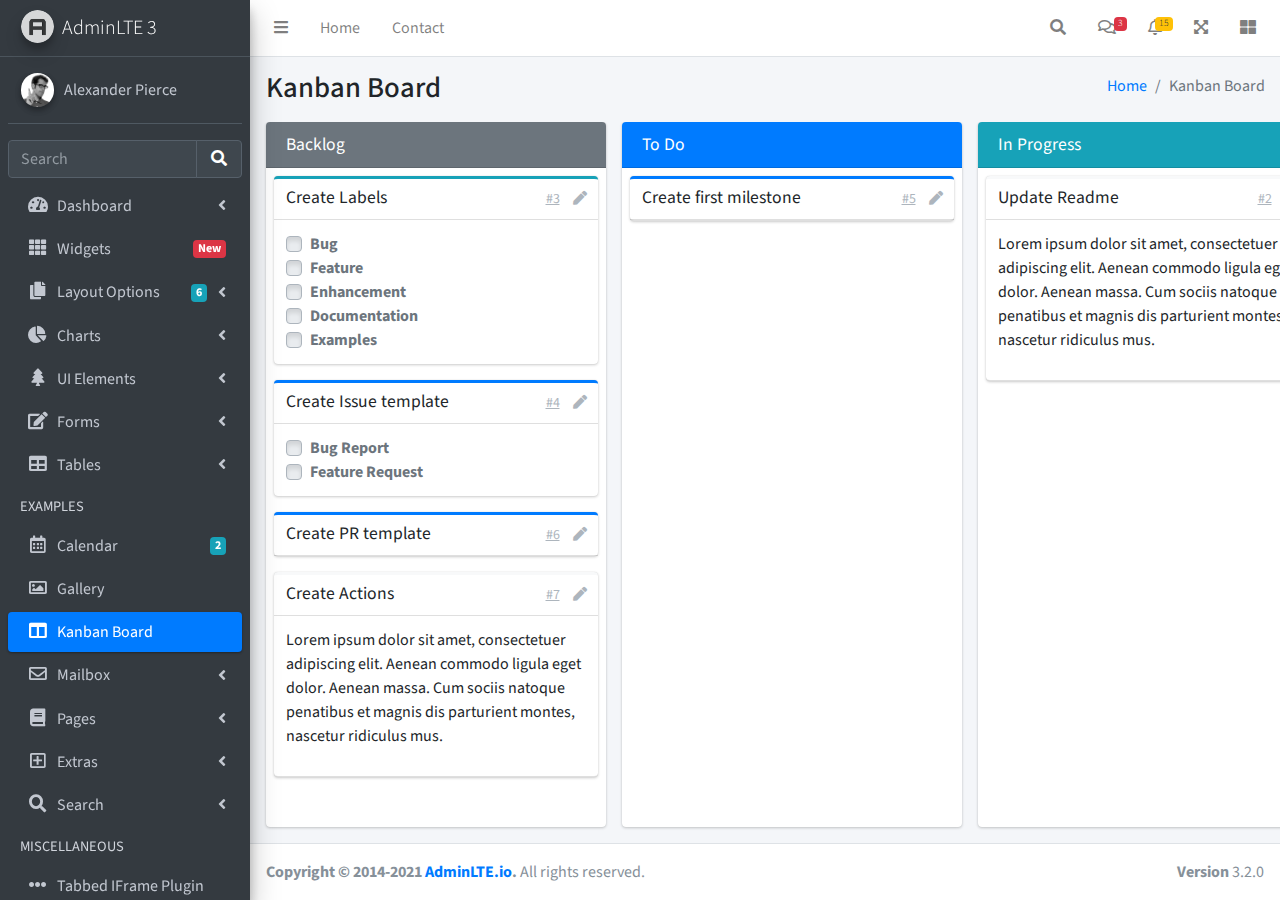
<file: adminlte/pages/kanban.html>
<!DOCTYPE html>
<html lang="en">
<head>
  <meta charset="utf-8">
  <meta name="viewport" content="width=device-width, initial-scale=1">
  <title>AdminLTE 3 | Kanban Board</title>

  <!-- Google Font: Source Sans Pro -->
  <link rel="stylesheet" href="https://fonts.googleapis.com/css?family=Source+Sans+Pro:300,400,400i,700&display=fallback">
  <!-- Font Awesome -->
  <link rel="stylesheet" href="../plugins/fontawesome-free/css/all.min.css">
  <!-- Ekko Lightbox -->
  <link rel="stylesheet" href="../plugins/ekko-lightbox/ekko-lightbox.css">
  <!-- Theme style -->
  <link rel="stylesheet" href="../dist/css/adminlte.min.css">
  <!-- overlayScrollbars -->
  <link rel="stylesheet" href="../plugins/overlayScrollbars/css/OverlayScrollbars.min.css">
</head>
<body class="hold-transition sidebar-mini layout-fixed">
<div class="wrapper">
  <!-- Navbar -->
  <nav class="main-header navbar navbar-expand navbar-white navbar-light">
    <!-- Left navbar links -->
    <ul class="navbar-nav">
      <li class="nav-item">
        <a class="nav-link" data-widget="pushmenu" href="#" role="button"><i class="fas fa-bars"></i></a>
      </li>
      <li class="nav-item d-none d-sm-inline-block">
        <a href="../index3.html" class="nav-link">Home</a>
      </li>
      <li class="nav-item d-none d-sm-inline-block">
        <a href="#" class="nav-link">Contact</a>
      </li>
    </ul>

    <!-- Right navbar links -->
    <ul class="navbar-nav ml-auto">
      <!-- Navbar Search -->
      <li class="nav-item">
        <a class="nav-link" data-widget="navbar-search" href="#" role="button">
          <i class="fas fa-search"></i>
        </a>
        <div class="navbar-search-block">
          <form class="form-inline">
            <div class="input-group input-group-sm">
              <input class="form-control form-control-navbar" type="search" placeholder="Search" aria-label="Search">
              <div class="input-group-append">
                <button class="btn btn-navbar" type="submit">
                  <i class="fas fa-search"></i>
                </button>
                <button class="btn btn-navbar" type="button" data-widget="navbar-search">
                  <i class="fas fa-times"></i>
                </button>
              </div>
            </div>
          </form>
        </div>
      </li>

      <!-- Messages Dropdown Menu -->
      <li class="nav-item dropdown">
        <a class="nav-link" data-toggle="dropdown" href="#">
          <i class="far fa-comments"></i>
          <span class="badge badge-danger navbar-badge">3</span>
        </a>
        <div class="dropdown-menu dropdown-menu-lg dropdown-menu-right">
          <a href="#" class="dropdown-item">
            <!-- Message Start -->
            <div class="media">
              <img src="../dist/img/user1-128x128.jpg" alt="User Avatar" class="img-size-50 mr-3 img-circle">
              <div class="media-body">
                <h3 class="dropdown-item-title">
                  Brad Diesel
                  <span class="float-right text-sm text-danger"><i class="fas fa-star"></i></span>
                </h3>
                <p class="text-sm">Call me whenever you can...</p>
                <p class="text-sm text-muted"><i class="far fa-clock mr-1"></i> 4 Hours Ago</p>
              </div>
            </div>
            <!-- Message End -->
          </a>
          <div class="dropdown-divider"></div>
          <a href="#" class="dropdown-item">
            <!-- Message Start -->
            <div class="media">
              <img src="../dist/img/user8-128x128.jpg" alt="User Avatar" class="img-size-50 img-circle mr-3">
              <div class="media-body">
                <h3 class="dropdown-item-title">
                  John Pierce
                  <span class="float-right text-sm text-muted"><i class="fas fa-star"></i></span>
                </h3>
                <p class="text-sm">I got your message bro</p>
                <p class="text-sm text-muted"><i class="far fa-clock mr-1"></i> 4 Hours Ago</p>
              </div>
            </div>
            <!-- Message End -->
          </a>
          <div class="dropdown-divider"></div>
          <a href="#" class="dropdown-item">
            <!-- Message Start -->
            <div class="media">
              <img src="../dist/img/user3-128x128.jpg" alt="User Avatar" class="img-size-50 img-circle mr-3">
              <div class="media-body">
                <h3 class="dropdown-item-title">
                  Nora Silvester
                  <span class="float-right text-sm text-warning"><i class="fas fa-star"></i></span>
                </h3>
                <p class="text-sm">The subject goes here</p>
                <p class="text-sm text-muted"><i class="far fa-clock mr-1"></i> 4 Hours Ago</p>
              </div>
            </div>
            <!-- Message End -->
          </a>
          <div class="dropdown-divider"></div>
          <a href="#" class="dropdown-item dropdown-footer">See All Messages</a>
        </div>
      </li>
      <!-- Notifications Dropdown Menu -->
      <li class="nav-item dropdown">
        <a class="nav-link" data-toggle="dropdown" href="#">
          <i class="far fa-bell"></i>
          <span class="badge badge-warning navbar-badge">15</span>
        </a>
        <div class="dropdown-menu dropdown-menu-lg dropdown-menu-right">
          <span class="dropdown-item dropdown-header">15 Notifications</span>
          <div class="dropdown-divider"></div>
          <a href="#" class="dropdown-item">
            <i class="fas fa-envelope mr-2"></i> 4 new messages
            <span class="float-right text-muted text-sm">3 mins</span>
          </a>
          <div class="dropdown-divider"></div>
          <a href="#" class="dropdown-item">
            <i class="fas fa-users mr-2"></i> 8 friend requests
            <span class="float-right text-muted text-sm">12 hours</span>
          </a>
          <div class="dropdown-divider"></div>
          <a href="#" class="dropdown-item">
            <i class="fas fa-file mr-2"></i> 3 new reports
            <span class="float-right text-muted text-sm">2 days</span>
          </a>
          <div class="dropdown-divider"></div>
          <a href="#" class="dropdown-item dropdown-footer">See All Notifications</a>
        </div>
      </li>
      <li class="nav-item">
        <a class="nav-link" data-widget="fullscreen" href="#" role="button">
          <i class="fas fa-expand-arrows-alt"></i>
        </a>
      </li>
      <li class="nav-item">
        <a class="nav-link" data-widget="control-sidebar" data-slide="true" href="#" role="button">
          <i class="fas fa-th-large"></i>
        </a>
      </li>
    </ul>
  </nav>
  <!-- /.navbar -->

  <!-- Main Sidebar Container -->
  <aside class="main-sidebar sidebar-dark-primary elevation-4">
    <!-- Brand Logo -->
    <a href="../index3.html" class="brand-link">
      <img src="../dist/img/AdminLTELogo.png" alt="AdminLTE Logo" class="brand-image img-circle elevation-3" style="opacity: .8">
      <span class="brand-text font-weight-light">AdminLTE 3</span>
    </a>

    <!-- Sidebar -->
    <div class="sidebar">
      <!-- Sidebar user panel (optional) -->
      <div class="user-panel mt-3 pb-3 mb-3 d-flex">
        <div class="image">
          <img src="../dist/img/user2-160x160.jpg" class="img-circle elevation-2" alt="User Image">
        </div>
        <div class="info">
          <a href="#" class="d-block">Alexander Pierce</a>
        </div>
      </div>

      <!-- SidebarSearch Form -->
      <div class="form-inline">
        <div class="input-group" data-widget="sidebar-search">
          <input class="form-control form-control-sidebar" type="search" placeholder="Search" aria-label="Search">
          <div class="input-group-append">
            <button class="btn btn-sidebar">
              <i class="fas fa-search fa-fw"></i>
            </button>
          </div>
        </div>
      </div>

      <!-- Sidebar Menu -->
      <nav class="mt-2">
        <ul class="nav nav-pills nav-sidebar flex-column" data-widget="treeview" role="menu" data-accordion="false">
          <!-- Add icons to the links using the .nav-icon class
               with font-awesome or any other icon font library -->
          <li class="nav-item">
            <a href="#" class="nav-link">
              <i class="nav-icon fas fa-tachometer-alt"></i>
              <p>
                Dashboard
                <i class="right fas fa-angle-left"></i>
              </p>
            </a>
            <ul class="nav nav-treeview">
              <li class="nav-item">
                <a href="../index.html" class="nav-link">
                  <i class="far fa-circle nav-icon"></i>
                  <p>Dashboard v1</p>
                </a>
              </li>
              <li class="nav-item">
                <a href="../index2.html" class="nav-link">
                  <i class="far fa-circle nav-icon"></i>
                  <p>Dashboard v2</p>
                </a>
              </li>
              <li class="nav-item">
                <a href="../index3.html" class="nav-link">
                  <i class="far fa-circle nav-icon"></i>
                  <p>Dashboard v3</p>
                </a>
              </li>
            </ul>
          </li>
          <li class="nav-item">
            <a href="widgets.html" class="nav-link">
              <i class="nav-icon fas fa-th"></i>
              <p>
                Widgets
                <span class="right badge badge-danger">New</span>
              </p>
            </a>
          </li>
          <li class="nav-item">
            <a href="#" class="nav-link">
              <i class="nav-icon fas fa-copy"></i>
              <p>
                Layout Options
                <i class="fas fa-angle-left right"></i>
                <span class="badge badge-info right">6</span>
              </p>
            </a>
            <ul class="nav nav-treeview">
              <li class="nav-item">
                <a href="layout/top-nav.html" class="nav-link">
                  <i class="far fa-circle nav-icon"></i>
                  <p>Top Navigation</p>
                </a>
              </li>
              <li class="nav-item">
                <a href="layout/top-nav-sidebar.html" class="nav-link">
                  <i class="far fa-circle nav-icon"></i>
                  <p>Top Navigation + Sidebar</p>
                </a>
              </li>
              <li class="nav-item">
                <a href="layout/boxed.html" class="nav-link">
                  <i class="far fa-circle nav-icon"></i>
                  <p>Boxed</p>
                </a>
              </li>
              <li class="nav-item">
                <a href="layout/fixed-sidebar.html" class="nav-link">
                  <i class="far fa-circle nav-icon"></i>
                  <p>Fixed Sidebar</p>
                </a>
              </li>
              <li class="nav-item">
                <a href="layout/fixed-sidebar-custom.html" class="nav-link">
                  <i class="far fa-circle nav-icon"></i>
                  <p>Fixed Sidebar <small>+ Custom Area</small></p>
                </a>
              </li>
              <li class="nav-item">
                <a href="layout/fixed-topnav.html" class="nav-link">
                  <i class="far fa-circle nav-icon"></i>
                  <p>Fixed Navbar</p>
                </a>
              </li>
              <li class="nav-item">
                <a href="layout/fixed-footer.html" class="nav-link">
                  <i class="far fa-circle nav-icon"></i>
                  <p>Fixed Footer</p>
                </a>
              </li>
              <li class="nav-item">
                <a href="layout/collapsed-sidebar.html" class="nav-link">
                  <i class="far fa-circle nav-icon"></i>
                  <p>Collapsed Sidebar</p>
                </a>
              </li>
            </ul>
          </li>
          <li class="nav-item">
            <a href="#" class="nav-link">
              <i class="nav-icon fas fa-chart-pie"></i>
              <p>
                Charts
                <i class="right fas fa-angle-left"></i>
              </p>
            </a>
            <ul class="nav nav-treeview">
              <li class="nav-item">
                <a href="charts/chartjs.html" class="nav-link">
                  <i class="far fa-circle nav-icon"></i>
                  <p>ChartJS</p>
                </a>
              </li>
              <li class="nav-item">
                <a href="charts/flot.html" class="nav-link">
                  <i class="far fa-circle nav-icon"></i>
                  <p>Flot</p>
                </a>
              </li>
              <li class="nav-item">
                <a href="charts/inline.html" class="nav-link">
                  <i class="far fa-circle nav-icon"></i>
                  <p>Inline</p>
                </a>
              </li>
              <li class="nav-item">
                <a href="charts/uplot.html" class="nav-link">
                  <i class="far fa-circle nav-icon"></i>
                  <p>uPlot</p>
                </a>
              </li>
            </ul>
          </li>
          <li class="nav-item">
            <a href="#" class="nav-link">
              <i class="nav-icon fas fa-tree"></i>
              <p>
                UI Elements
                <i class="fas fa-angle-left right"></i>
              </p>
            </a>
            <ul class="nav nav-treeview">
              <li class="nav-item">
                <a href="UI/general.html" class="nav-link">
                  <i class="far fa-circle nav-icon"></i>
                  <p>General</p>
                </a>
              </li>
              <li class="nav-item">
                <a href="UI/icons.html" class="nav-link">
                  <i class="far fa-circle nav-icon"></i>
                  <p>Icons</p>
                </a>
              </li>
              <li class="nav-item">
                <a href="UI/buttons.html" class="nav-link">
                  <i class="far fa-circle nav-icon"></i>
                  <p>Buttons</p>
                </a>
              </li>
              <li class="nav-item">
                <a href="UI/sliders.html" class="nav-link">
                  <i class="far fa-circle nav-icon"></i>
                  <p>Sliders</p>
                </a>
              </li>
              <li class="nav-item">
                <a href="UI/modals.html" class="nav-link">
                  <i class="far fa-circle nav-icon"></i>
                  <p>Modals & Alerts</p>
                </a>
              </li>
              <li class="nav-item">
                <a href="UI/navbar.html" class="nav-link">
                  <i class="far fa-circle nav-icon"></i>
                  <p>Navbar & Tabs</p>
                </a>
              </li>
              <li class="nav-item">
                <a href="UI/timeline.html" class="nav-link">
                  <i class="far fa-circle nav-icon"></i>
                  <p>Timeline</p>
                </a>
              </li>
              <li class="nav-item">
                <a href="UI/ribbons.html" class="nav-link">
                  <i class="far fa-circle nav-icon"></i>
                  <p>Ribbons</p>
                </a>
              </li>
            </ul>
          </li>
          <li class="nav-item">
            <a href="#" class="nav-link">
              <i class="nav-icon fas fa-edit"></i>
              <p>
                Forms
                <i class="fas fa-angle-left right"></i>
              </p>
            </a>
            <ul class="nav nav-treeview">
              <li class="nav-item">
                <a href="forms/general.html" class="nav-link">
                  <i class="far fa-circle nav-icon"></i>
                  <p>General Elements</p>
                </a>
              </li>
              <li class="nav-item">
                <a href="forms/advanced.html" class="nav-link">
                  <i class="far fa-circle nav-icon"></i>
                  <p>Advanced Elements</p>
                </a>
              </li>
              <li class="nav-item">
                <a href="forms/editors.html" class="nav-link">
                  <i class="far fa-circle nav-icon"></i>
                  <p>Editors</p>
                </a>
              </li>
              <li class="nav-item">
                <a href="forms/validation.html" class="nav-link">
                  <i class="far fa-circle nav-icon"></i>
                  <p>Validation</p>
                </a>
              </li>
            </ul>
          </li>
          <li class="nav-item">
            <a href="#" class="nav-link">
              <i class="nav-icon fas fa-table"></i>
              <p>
                Tables
                <i class="fas fa-angle-left right"></i>
              </p>
            </a>
            <ul class="nav nav-treeview">
              <li class="nav-item">
                <a href="tables/simple.html" class="nav-link">
                  <i class="far fa-circle nav-icon"></i>
                  <p>Simple Tables</p>
                </a>
              </li>
              <li class="nav-item">
                <a href="tables/data.html" class="nav-link">
                  <i class="far fa-circle nav-icon"></i>
                  <p>DataTables</p>
                </a>
              </li>
              <li class="nav-item">
                <a href="tables/jsgrid.html" class="nav-link">
                  <i class="far fa-circle nav-icon"></i>
                  <p>jsGrid</p>
                </a>
              </li>
            </ul>
          </li>
          <li class="nav-header">EXAMPLES</li>
          <li class="nav-item">
            <a href="calendar.html" class="nav-link">
              <i class="nav-icon far fa-calendar-alt"></i>
              <p>
                Calendar
                <span class="badge badge-info right">2</span>
              </p>
            </a>
          </li>
          <li class="nav-item">
            <a href="gallery.html" class="nav-link">
              <i class="nav-icon far fa-image"></i>
              <p>
                Gallery
              </p>
            </a>
          </li>
          <li class="nav-item">
            <a href="kanban.html" class="nav-link active">
              <i class="nav-icon fas fa-columns"></i>
              <p>
                Kanban Board
              </p>
            </a>
          </li>
          <li class="nav-item">
            <a href="#" class="nav-link">
              <i class="nav-icon far fa-envelope"></i>
              <p>
                Mailbox
                <i class="fas fa-angle-left right"></i>
              </p>
            </a>
            <ul class="nav nav-treeview">
              <li class="nav-item">
                <a href="mailbox/mailbox.html" class="nav-link">
                  <i class="far fa-circle nav-icon"></i>
                  <p>Inbox</p>
                </a>
              </li>
              <li class="nav-item">
                <a href="mailbox/compose.html" class="nav-link">
                  <i class="far fa-circle nav-icon"></i>
                  <p>Compose</p>
                </a>
              </li>
              <li class="nav-item">
                <a href="mailbox/read-mail.html" class="nav-link">
                  <i class="far fa-circle nav-icon"></i>
                  <p>Read</p>
                </a>
              </li>
            </ul>
          </li>
          <li class="nav-item">
            <a href="#" class="nav-link">
              <i class="nav-icon fas fa-book"></i>
              <p>
                Pages
                <i class="fas fa-angle-left right"></i>
              </p>
            </a>
            <ul class="nav nav-treeview">
              <li class="nav-item">
                <a href="examples/invoice.html" class="nav-link">
                  <i class="far fa-circle nav-icon"></i>
                  <p>Invoice</p>
                </a>
              </li>
              <li class="nav-item">
                <a href="examples/profile.html" class="nav-link">
                  <i class="far fa-circle nav-icon"></i>
                  <p>Profile</p>
                </a>
              </li>
              <li class="nav-item">
                <a href="examples/e-commerce.html" class="nav-link">
                  <i class="far fa-circle nav-icon"></i>
                  <p>E-commerce</p>
                </a>
              </li>
              <li class="nav-item">
                <a href="examples/projects.html" class="nav-link">
                  <i class="far fa-circle nav-icon"></i>
                  <p>Projects</p>
                </a>
              </li>
              <li class="nav-item">
                <a href="examples/project-add.html" class="nav-link">
                  <i class="far fa-circle nav-icon"></i>
                  <p>Project Add</p>
                </a>
              </li>
              <li class="nav-item">
                <a href="examples/project-edit.html" class="nav-link">
                  <i class="far fa-circle nav-icon"></i>
                  <p>Project Edit</p>
                </a>
              </li>
              <li class="nav-item">
                <a href="examples/project-detail.html" class="nav-link">
                  <i class="far fa-circle nav-icon"></i>
                  <p>Project Detail</p>
                </a>
              </li>
              <li class="nav-item">
                <a href="examples/contacts.html" class="nav-link">
                  <i class="far fa-circle nav-icon"></i>
                  <p>Contacts</p>
                </a>
              </li>
              <li class="nav-item">
                <a href="examples/faq.html" class="nav-link">
                  <i class="far fa-circle nav-icon"></i>
                  <p>FAQ</p>
                </a>
              </li>
              <li class="nav-item">
                <a href="examples/contact-us.html" class="nav-link">
                  <i class="far fa-circle nav-icon"></i>
                  <p>Contact us</p>
                </a>
              </li>
            </ul>
          </li>
          <li class="nav-item">
            <a href="#" class="nav-link">
              <i class="nav-icon far fa-plus-square"></i>
              <p>
                Extras
                <i class="fas fa-angle-left right"></i>
              </p>
            </a>
            <ul class="nav nav-treeview">
              <li class="nav-item">
                <a href="#" class="nav-link">
                  <i class="far fa-circle nav-icon"></i>
                  <p>
                    Login & Register v1
                    <i class="fas fa-angle-left right"></i>
                  </p>
                </a>
                <ul class="nav nav-treeview">
                  <li class="nav-item">
                    <a href="examples/login.html" class="nav-link">
                      <i class="far fa-circle nav-icon"></i>
                      <p>Login v1</p>
                    </a>
                  </li>
                  <li class="nav-item">
                    <a href="examples/register.html" class="nav-link">
                      <i class="far fa-circle nav-icon"></i>
                      <p>Register v1</p>
                    </a>
                  </li>
                  <li class="nav-item">
                    <a href="examples/forgot-password.html" class="nav-link">
                      <i class="far fa-circle nav-icon"></i>
                      <p>Forgot Password v1</p>
                    </a>
                  </li>
                  <li class="nav-item">
                    <a href="examples/recover-password.html" class="nav-link">
                      <i class="far fa-circle nav-icon"></i>
                      <p>Recover Password v1</p>
                    </a>
                  </li>
                </ul>
              </li>
              <li class="nav-item">
                <a href="#" class="nav-link">
                  <i class="far fa-circle nav-icon"></i>
                  <p>
                    Login & Register v2
                    <i class="fas fa-angle-left right"></i>
                  </p>
                </a>
                <ul class="nav nav-treeview">
                  <li class="nav-item">
                    <a href="examples/login-v2.html" class="nav-link">
                      <i class="far fa-circle nav-icon"></i>
                      <p>Login v2</p>
                    </a>
                  </li>
                  <li class="nav-item">
                    <a href="examples/register-v2.html" class="nav-link">
                      <i class="far fa-circle nav-icon"></i>
                      <p>Register v2</p>
                    </a>
                  </li>
                  <li class="nav-item">
                    <a href="examples/forgot-password-v2.html" class="nav-link">
                      <i class="far fa-circle nav-icon"></i>
                      <p>Forgot Password v2</p>
                    </a>
                  </li>
                  <li class="nav-item">
                    <a href="examples/recover-password-v2.html" class="nav-link">
                      <i class="far fa-circle nav-icon"></i>
                      <p>Recover Password v2</p>
                    </a>
                  </li>
                </ul>
              </li>
              <li class="nav-item">
                <a href="examples/lockscreen.html" class="nav-link">
                  <i class="far fa-circle nav-icon"></i>
                  <p>Lockscreen</p>
                </a>
              </li>
              <li class="nav-item">
                <a href="examples/legacy-user-menu.html" class="nav-link">
                  <i class="far fa-circle nav-icon"></i>
                  <p>Legacy User Menu</p>
                </a>
              </li>
              <li class="nav-item">
                <a href="examples/language-menu.html" class="nav-link">
                  <i class="far fa-circle nav-icon"></i>
                  <p>Language Menu</p>
                </a>
              </li>
              <li class="nav-item">
                <a href="examples/404.html" class="nav-link">
                  <i class="far fa-circle nav-icon"></i>
                  <p>Error 404</p>
                </a>
              </li>
              <li class="nav-item">
                <a href="examples/500.html" class="nav-link">
                  <i class="far fa-circle nav-icon"></i>
                  <p>Error 500</p>
                </a>
              </li>
              <li class="nav-item">
                <a href="examples/pace.html" class="nav-link">
                  <i class="far fa-circle nav-icon"></i>
                  <p>Pace</p>
                </a>
              </li>
              <li class="nav-item">
                <a href="examples/blank.html" class="nav-link">
                  <i class="far fa-circle nav-icon"></i>
                  <p>Blank Page</p>
                </a>
              </li>
              <li class="nav-item">
                <a href="../starter.html" class="nav-link">
                  <i class="far fa-circle nav-icon"></i>
                  <p>Starter Page</p>
                </a>
              </li>
            </ul>
          </li>
          <li class="nav-item">
            <a href="#" class="nav-link">
              <i class="nav-icon fas fa-search"></i>
              <p>
                Search
                <i class="fas fa-angle-left right"></i>
              </p>
            </a>
            <ul class="nav nav-treeview">
              <li class="nav-item">
                <a href="search/simple.html" class="nav-link">
                  <i class="far fa-circle nav-icon"></i>
                  <p>Simple Search</p>
                </a>
              </li>
              <li class="nav-item">
                <a href="search/enhanced.html" class="nav-link">
                  <i class="far fa-circle nav-icon"></i>
                  <p>Enhanced</p>
                </a>
              </li>
            </ul>
          </li>
          <li class="nav-header">MISCELLANEOUS</li>
          <li class="nav-item">
            <a href="../iframe.html" class="nav-link">
              <i class="nav-icon fas fa-ellipsis-h"></i>
              <p>Tabbed IFrame Plugin</p>
            </a>
          </li>
          <li class="nav-item">
            <a href="https://adminlte.io/docs/3.1/" class="nav-link">
              <i class="nav-icon fas fa-file"></i>
              <p>Documentation</p>
            </a>
          </li>
          <li class="nav-header">MULTI LEVEL EXAMPLE</li>
          <li class="nav-item">
            <a href="#" class="nav-link">
              <i class="fas fa-circle nav-icon"></i>
              <p>Level 1</p>
            </a>
          </li>
          <li class="nav-item">
            <a href="#" class="nav-link">
              <i class="nav-icon fas fa-circle"></i>
              <p>
                Level 1
                <i class="right fas fa-angle-left"></i>
              </p>
            </a>
            <ul class="nav nav-treeview">
              <li class="nav-item">
                <a href="#" class="nav-link">
                  <i class="far fa-circle nav-icon"></i>
                  <p>Level 2</p>
                </a>
              </li>
              <li class="nav-item">
                <a href="#" class="nav-link">
                  <i class="far fa-circle nav-icon"></i>
                  <p>
                    Level 2
                    <i class="right fas fa-angle-left"></i>
                  </p>
                </a>
                <ul class="nav nav-treeview">
                  <li class="nav-item">
                    <a href="#" class="nav-link">
                      <i class="far fa-dot-circle nav-icon"></i>
                      <p>Level 3</p>
                    </a>
                  </li>
                  <li class="nav-item">
                    <a href="#" class="nav-link">
                      <i class="far fa-dot-circle nav-icon"></i>
                      <p>Level 3</p>
                    </a>
                  </li>
                  <li class="nav-item">
                    <a href="#" class="nav-link">
                      <i class="far fa-dot-circle nav-icon"></i>
                      <p>Level 3</p>
                    </a>
                  </li>
                </ul>
              </li>
              <li class="nav-item">
                <a href="#" class="nav-link">
                  <i class="far fa-circle nav-icon"></i>
                  <p>Level 2</p>
                </a>
              </li>
            </ul>
          </li>
          <li class="nav-item">
            <a href="#" class="nav-link">
              <i class="fas fa-circle nav-icon"></i>
              <p>Level 1</p>
            </a>
          </li>
          <li class="nav-header">LABELS</li>
          <li class="nav-item">
            <a href="#" class="nav-link">
              <i class="nav-icon far fa-circle text-danger"></i>
              <p class="text">Important</p>
            </a>
          </li>
          <li class="nav-item">
            <a href="#" class="nav-link">
              <i class="nav-icon far fa-circle text-warning"></i>
              <p>Warning</p>
            </a>
          </li>
          <li class="nav-item">
            <a href="#" class="nav-link">
              <i class="nav-icon far fa-circle text-info"></i>
              <p>Informational</p>
            </a>
          </li>
        </ul>
      </nav>
      <!-- /.sidebar-menu -->
    </div>
    <!-- /.sidebar -->
  </aside>

  <!-- Content Wrapper. Contains page content -->
  <div class="content-wrapper kanban">
    <section class="content-header">
      <div class="container-fluid">
        <div class="row">
          <div class="col-sm-6">
            <h1>Kanban Board</h1>
          </div>
          <div class="col-sm-6 d-none d-sm-block">
            <ol class="breadcrumb float-sm-right">
              <li class="breadcrumb-item"><a href="#">Home</a></li>
              <li class="breadcrumb-item active">Kanban Board</li>
            </ol>
          </div>
        </div>
      </div>
    </section>

    <section class="content pb-3">
      <div class="container-fluid h-100">
        <div class="card card-row card-secondary">
          <div class="card-header">
            <h3 class="card-title">
              Backlog
            </h3>
          </div>
          <div class="card-body">
            <div class="card card-info card-outline">
              <div class="card-header">
                <h5 class="card-title">Create Labels</h5>
                <div class="card-tools">
                  <a href="#" class="btn btn-tool btn-link">#3</a>
                  <a href="#" class="btn btn-tool">
                    <i class="fas fa-pen"></i>
                  </a>
                </div>
              </div>
              <div class="card-body">
                <div class="custom-control custom-checkbox">
                  <input class="custom-control-input" type="checkbox" id="customCheckbox1" disabled>
                  <label for="customCheckbox1" class="custom-control-label">Bug</label>
                </div>
                <div class="custom-control custom-checkbox">
                  <input class="custom-control-input" type="checkbox" id="customCheckbox2" disabled>
                  <label for="customCheckbox2" class="custom-control-label">Feature</label>
                </div>
                <div class="custom-control custom-checkbox">
                  <input class="custom-control-input" type="checkbox" id="customCheckbox3" disabled>
                  <label for="customCheckbox3" class="custom-control-label">Enhancement</label>
                </div>
                <div class="custom-control custom-checkbox">
                  <input class="custom-control-input" type="checkbox" id="customCheckbox4" disabled>
                  <label for="customCheckbox4" class="custom-control-label">Documentation</label>
                </div>
                <div class="custom-control custom-checkbox">
                  <input class="custom-control-input" type="checkbox" id="customCheckbox5" disabled>
                  <label for="customCheckbox5" class="custom-control-label">Examples</label>
                </div>
              </div>
            </div>
            <div class="card card-primary card-outline">
              <div class="card-header">
                <h5 class="card-title">Create Issue template</h5>
                <div class="card-tools">
                  <a href="#" class="btn btn-tool btn-link">#4</a>
                  <a href="#" class="btn btn-tool">
                    <i class="fas fa-pen"></i>
                  </a>
                </div>
              </div>
              <div class="card-body">
                <div class="custom-control custom-checkbox">
                  <input class="custom-control-input" type="checkbox" id="customCheckbox1_1" disabled>
                  <label for="customCheckbox1_1" class="custom-control-label">Bug Report</label>
                </div>
                <div class="custom-control custom-checkbox">
                  <input class="custom-control-input" type="checkbox" id="customCheckbox1_2" disabled>
                  <label for="customCheckbox1_2" class="custom-control-label">Feature Request</label>
                </div>
              </div>
            </div>
            <div class="card card-primary card-outline">
              <div class="card-header">
                <h5 class="card-title">Create PR template</h5>
                <div class="card-tools">
                  <a href="#" class="btn btn-tool btn-link">#6</a>
                  <a href="#" class="btn btn-tool">
                    <i class="fas fa-pen"></i>
                  </a>
                </div>
              </div>
            </div>
            <div class="card card-light card-outline">
              <div class="card-header">
                <h5 class="card-title">Create Actions</h5>
                <div class="card-tools">
                  <a href="#" class="btn btn-tool btn-link">#7</a>
                  <a href="#" class="btn btn-tool">
                    <i class="fas fa-pen"></i>
                  </a>
                </div>

              </div>
              <div class="card-body">
                <p>
                  Lorem ipsum dolor sit amet, consectetuer adipiscing elit.
                  Aenean commodo ligula eget dolor. Aenean massa.
                  Cum sociis natoque penatibus et magnis dis parturient montes,
                  nascetur ridiculus mus.
                </p>
              </div>
            </div>
          </div>
        </div>
        <div class="card card-row card-primary">
          <div class="card-header">
            <h3 class="card-title">
              To Do
            </h3>
          </div>
          <div class="card-body">
            <div class="card card-primary card-outline">
              <div class="card-header">
                <h5 class="card-title">Create first milestone</h5>
                <div class="card-tools">
                  <a href="#" class="btn btn-tool btn-link">#5</a>
                  <a href="#" class="btn btn-tool">
                    <i class="fas fa-pen"></i>
                  </a>
                </div>
              </div>
            </div>
          </div>
        </div>
        <div class="card card-row card-default">
          <div class="card-header bg-info">
            <h3 class="card-title">
              In Progress
            </h3>
          </div>
          <div class="card-body">
            <div class="card card-light card-outline">
              <div class="card-header">
                <h5 class="card-title">Update Readme</h5>
                <div class="card-tools">
                  <a href="#" class="btn btn-tool btn-link">#2</a>
                  <a href="#" class="btn btn-tool">
                    <i class="fas fa-pen"></i>
                  </a>
                </div>
              </div>
              <div class="card-body">
                <p>
                  Lorem ipsum dolor sit amet, consectetuer adipiscing elit.
                  Aenean commodo ligula eget dolor. Aenean massa.
                  Cum sociis natoque penatibus et magnis dis parturient montes,
                  nascetur ridiculus mus.
                </p>
              </div>
            </div>
          </div>
        </div>
        <div class="card card-row card-success">
          <div class="card-header">
            <h3 class="card-title">
              Done
            </h3>
          </div>
          <div class="card-body">
            <div class="card card-primary card-outline">
              <div class="card-header">
                <h5 class="card-title">Create repo</h5>
                <div class="card-tools">
                  <a href="#" class="btn btn-tool btn-link">#1</a>
                  <a href="#" class="btn btn-tool">
                    <i class="fas fa-pen"></i>
                  </a>
                </div>
              </div>
            </div>
          </div>
        </div>
      </div>
    </section>
  </div>

  <footer class="main-footer">
    <div class="float-right d-none d-sm-block">
      <b>Version</b> 3.2.0
    </div>
    <strong>Copyright &copy; 2014-2021 <a href="https://adminlte.io">AdminLTE.io</a>.</strong> All rights reserved.
  </footer>

  <!-- Control Sidebar -->
  <aside class="control-sidebar control-sidebar-dark">
    <!-- Control sidebar content goes here -->
  </aside>
  <!-- /.control-sidebar -->
</div>
<!-- ./wrapper -->

<!-- jQuery -->
<script src="../plugins/jquery/jquery.min.js"></script>
<!-- Bootstrap -->
<script src="../plugins/bootstrap/js/bootstrap.bundle.min.js"></script>
<!-- Ekko Lightbox -->
<script src="../plugins/ekko-lightbox/ekko-lightbox.min.js"></script>
<!-- overlayScrollbars -->
<script src="../plugins/overlayScrollbars/js/jquery.overlayScrollbars.min.js"></script>
<!-- AdminLTE App -->
<script src="../dist/js/adminlte.min.js"></script>
<!-- Filterizr-->
<script src="../plugins/filterizr/jquery.filterizr.min.js"></script>
<!-- AdminLTE for demo purposes -->
<script src="../dist/js/demo.js"></script>
<!-- Page specific script -->
<script>
  $(function () {

  })
</script>
</body>
</html>
</file>
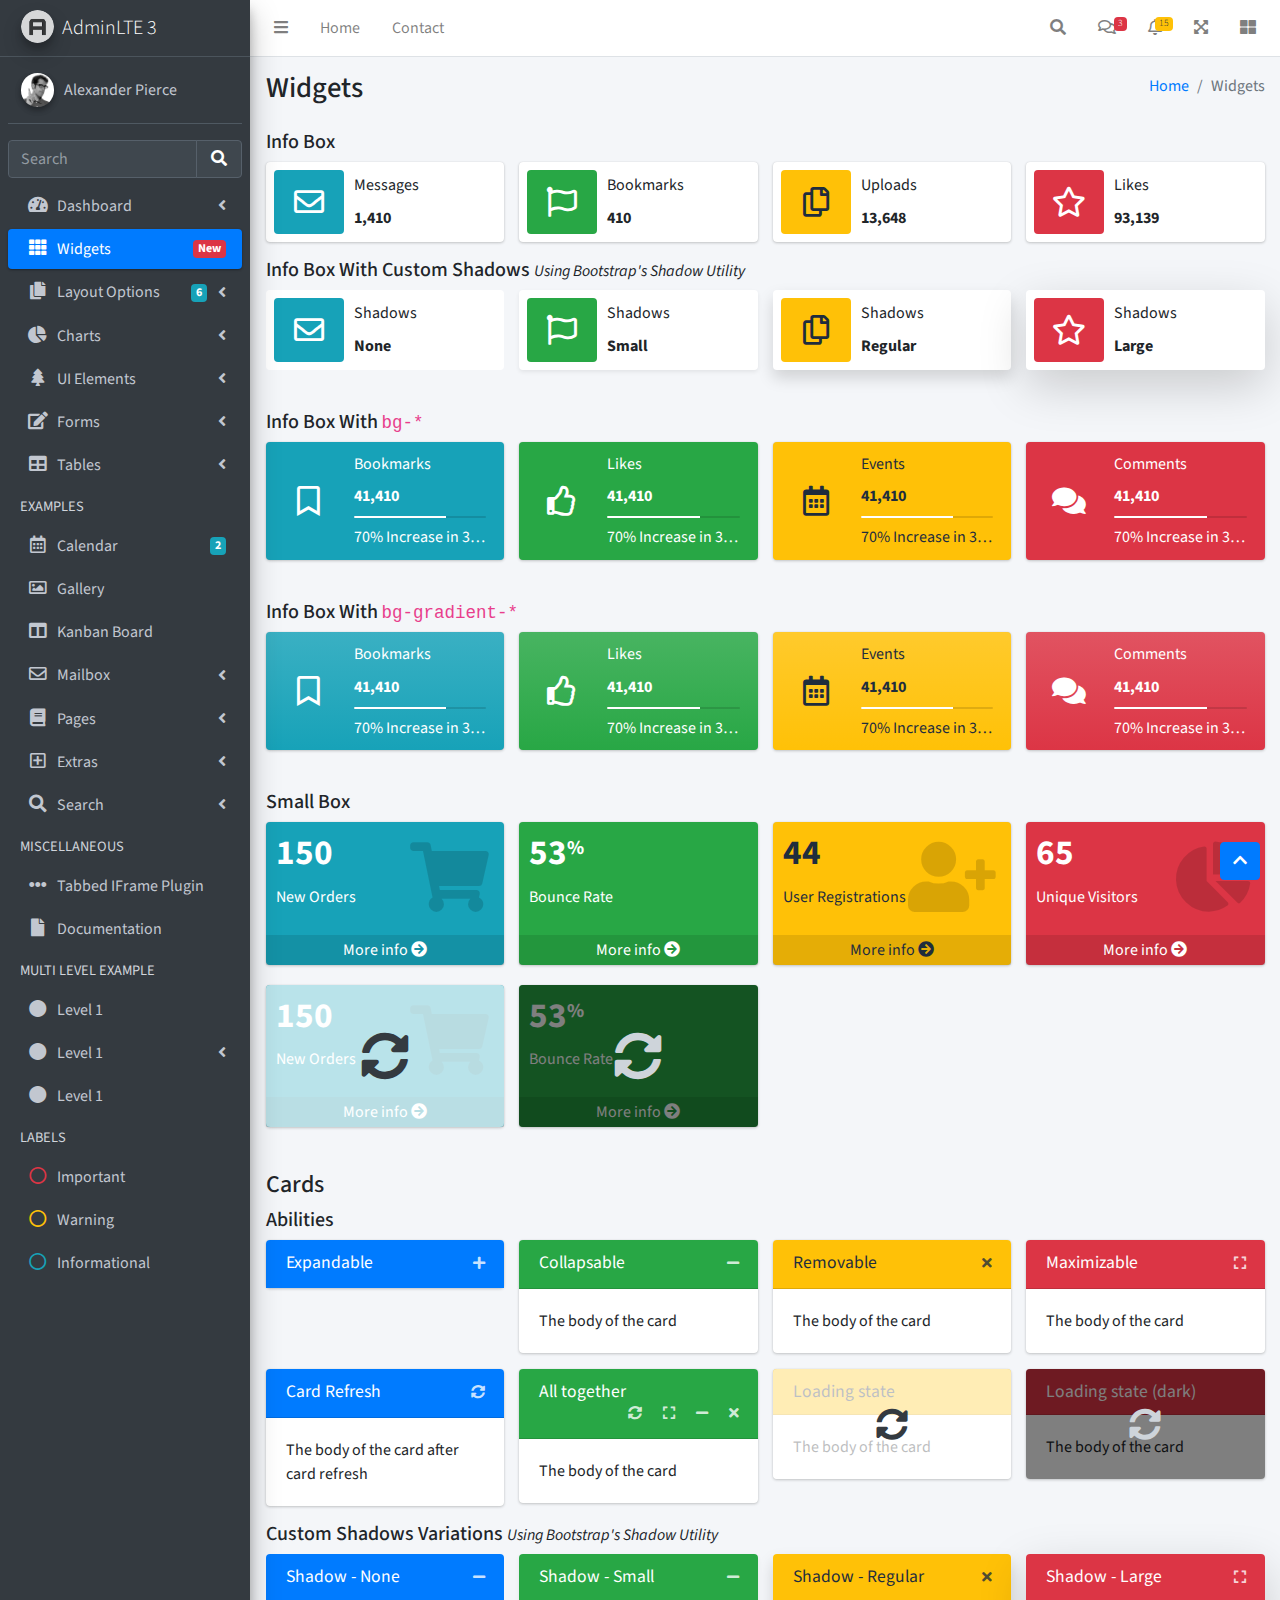
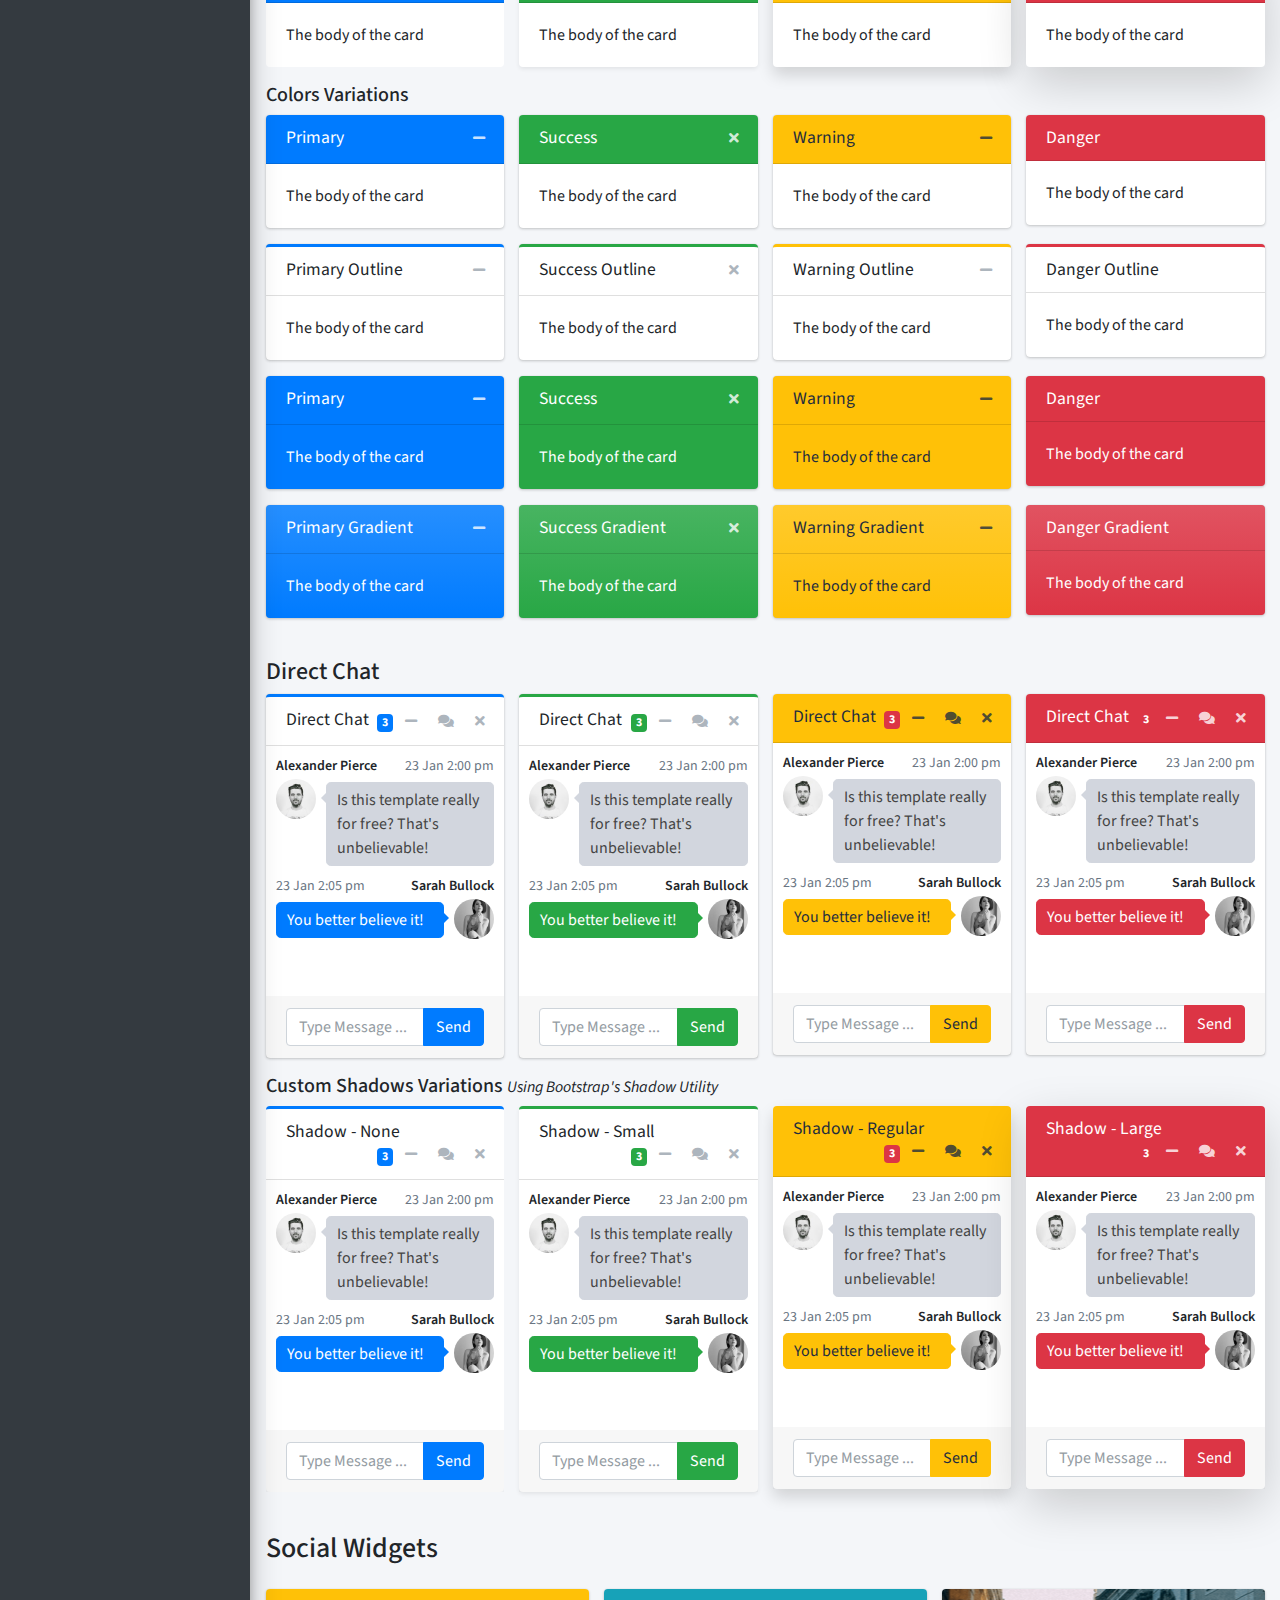
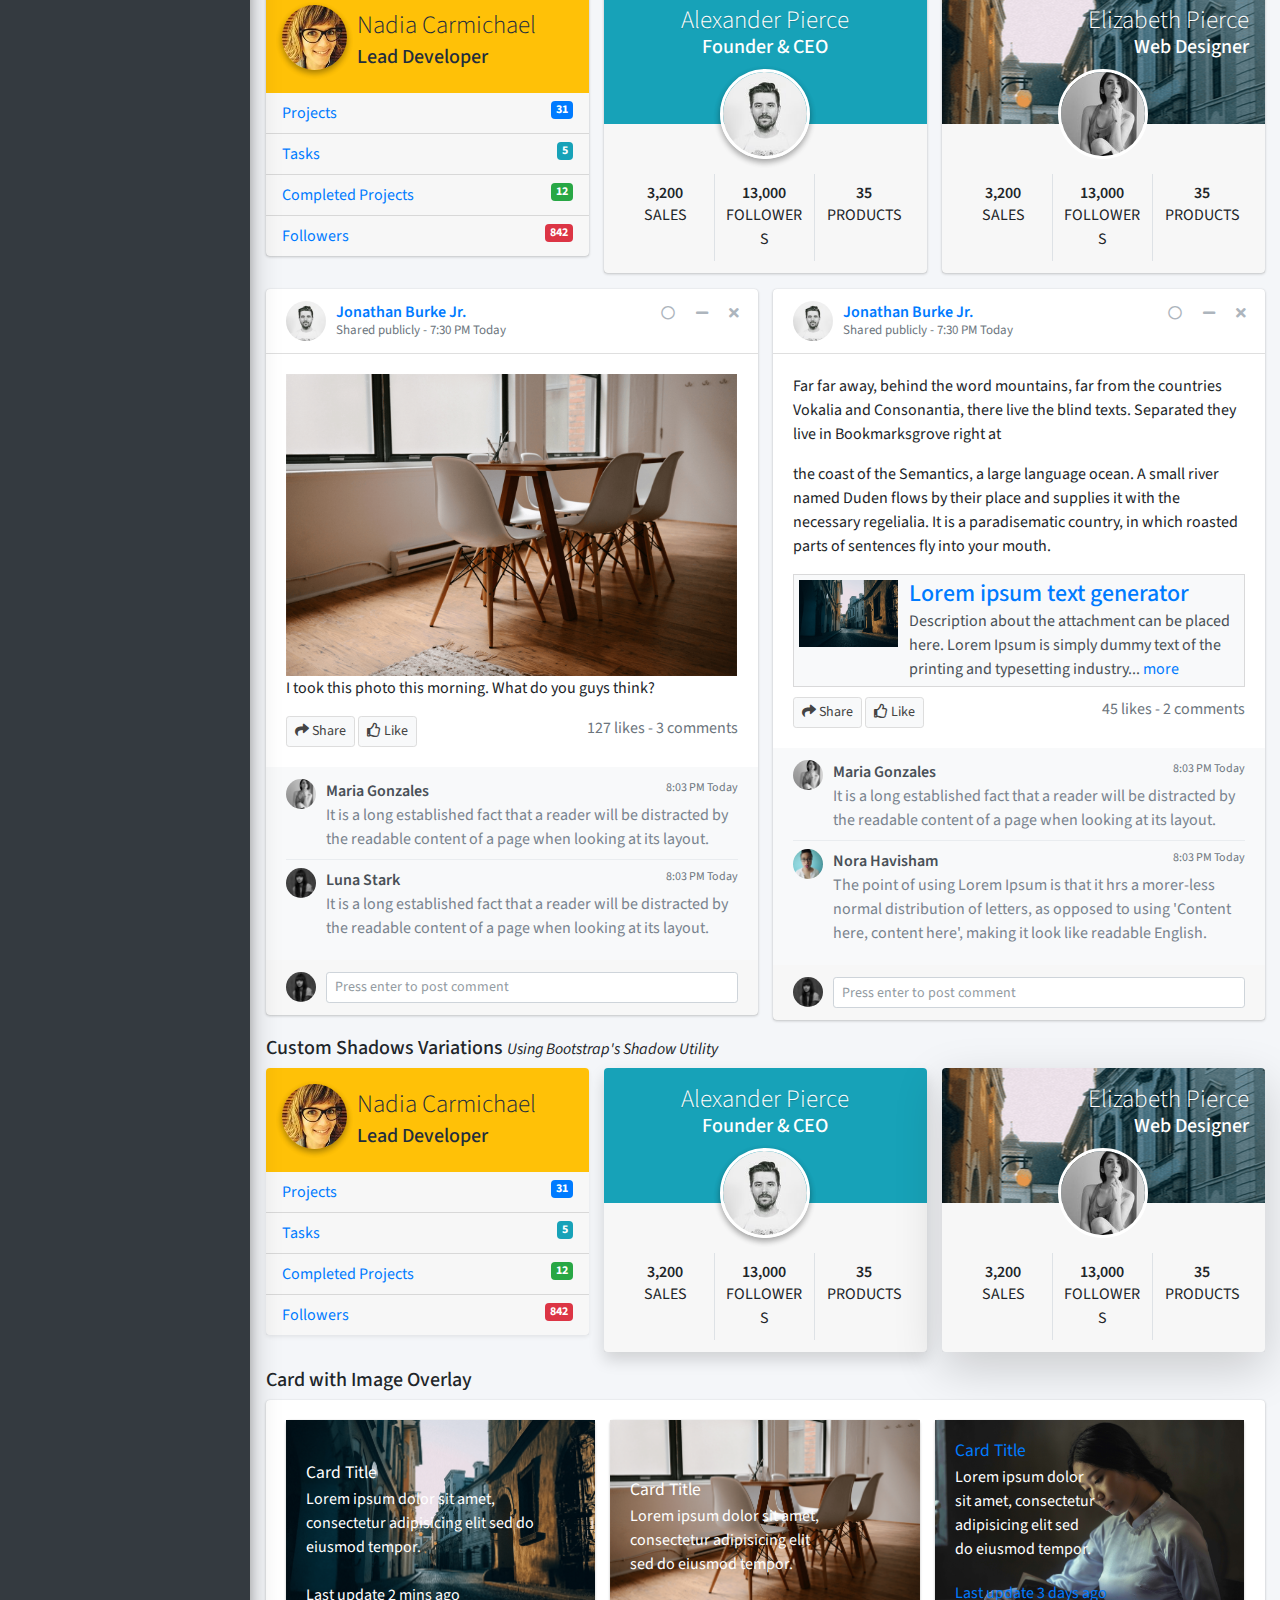
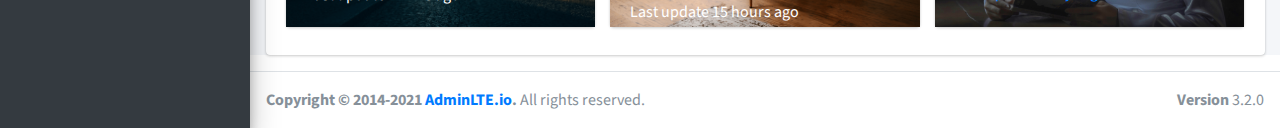
<file: adminlte/pages/widgets.html>
<!DOCTYPE html>
<html lang="en">
<head>
  <meta charset="utf-8">
  <meta name="viewport" content="width=device-width, initial-scale=1">
  <title>AdminLTE 3 | Widgets</title>

  <!-- Google Font: Source Sans Pro -->
  <link rel="stylesheet" href="https://fonts.googleapis.com/css?family=Source+Sans+Pro:300,400,400i,700&display=fallback">
  <!-- Font Awesome -->
  <link rel="stylesheet" href="../plugins/fontawesome-free/css/all.min.css">
  <!-- Ionicons -->
  <link rel="stylesheet" href="https://code.ionicframework.com/ionicons/2.0.1/css/ionicons.min.css">
  <!-- Theme style -->
  <link rel="stylesheet" href="../dist/css/adminlte.min.css">
</head>
<body class="hold-transition sidebar-mini">
<div class="wrapper">
  <!-- Navbar -->
  <nav class="main-header navbar navbar-expand navbar-white navbar-light">
    <!-- Left navbar links -->
    <ul class="navbar-nav">
      <li class="nav-item">
        <a class="nav-link" data-widget="pushmenu" href="#" role="button"><i class="fas fa-bars"></i></a>
      </li>
      <li class="nav-item d-none d-sm-inline-block">
        <a href="../index3.html" class="nav-link">Home</a>
      </li>
      <li class="nav-item d-none d-sm-inline-block">
        <a href="#" class="nav-link">Contact</a>
      </li>
    </ul>

    <!-- Right navbar links -->
    <ul class="navbar-nav ml-auto">
      <!-- Navbar Search -->
      <li class="nav-item">
        <a class="nav-link" data-widget="navbar-search" href="#" role="button">
          <i class="fas fa-search"></i>
        </a>
        <div class="navbar-search-block">
          <form class="form-inline">
            <div class="input-group input-group-sm">
              <input class="form-control form-control-navbar" type="search" placeholder="Search" aria-label="Search">
              <div class="input-group-append">
                <button class="btn btn-navbar" type="submit">
                  <i class="fas fa-search"></i>
                </button>
                <button class="btn btn-navbar" type="button" data-widget="navbar-search">
                  <i class="fas fa-times"></i>
                </button>
              </div>
            </div>
          </form>
        </div>
      </li>

      <!-- Messages Dropdown Menu -->
      <li class="nav-item dropdown">
        <a class="nav-link" data-toggle="dropdown" href="#">
          <i class="far fa-comments"></i>
          <span class="badge badge-danger navbar-badge">3</span>
        </a>
        <div class="dropdown-menu dropdown-menu-lg dropdown-menu-right">
          <a href="#" class="dropdown-item">
            <!-- Message Start -->
            <div class="media">
              <img src="../dist/img/user1-128x128.jpg" alt="User Avatar" class="img-size-50 mr-3 img-circle">
              <div class="media-body">
                <h3 class="dropdown-item-title">
                  Brad Diesel
                  <span class="float-right text-sm text-danger"><i class="fas fa-star"></i></span>
                </h3>
                <p class="text-sm">Call me whenever you can...</p>
                <p class="text-sm text-muted"><i class="far fa-clock mr-1"></i> 4 Hours Ago</p>
              </div>
            </div>
            <!-- Message End -->
          </a>
          <div class="dropdown-divider"></div>
          <a href="#" class="dropdown-item">
            <!-- Message Start -->
            <div class="media">
              <img src="../dist/img/user8-128x128.jpg" alt="User Avatar" class="img-size-50 img-circle mr-3">
              <div class="media-body">
                <h3 class="dropdown-item-title">
                  John Pierce
                  <span class="float-right text-sm text-muted"><i class="fas fa-star"></i></span>
                </h3>
                <p class="text-sm">I got your message bro</p>
                <p class="text-sm text-muted"><i class="far fa-clock mr-1"></i> 4 Hours Ago</p>
              </div>
            </div>
            <!-- Message End -->
          </a>
          <div class="dropdown-divider"></div>
          <a href="#" class="dropdown-item">
            <!-- Message Start -->
            <div class="media">
              <img src="../dist/img/user3-128x128.jpg" alt="User Avatar" class="img-size-50 img-circle mr-3">
              <div class="media-body">
                <h3 class="dropdown-item-title">
                  Nora Silvester
                  <span class="float-right text-sm text-warning"><i class="fas fa-star"></i></span>
                </h3>
                <p class="text-sm">The subject goes here</p>
                <p class="text-sm text-muted"><i class="far fa-clock mr-1"></i> 4 Hours Ago</p>
              </div>
            </div>
            <!-- Message End -->
          </a>
          <div class="dropdown-divider"></div>
          <a href="#" class="dropdown-item dropdown-footer">See All Messages</a>
        </div>
      </li>
      <!-- Notifications Dropdown Menu -->
      <li class="nav-item dropdown">
        <a class="nav-link" data-toggle="dropdown" href="#">
          <i class="far fa-bell"></i>
          <span class="badge badge-warning navbar-badge">15</span>
        </a>
        <div class="dropdown-menu dropdown-menu-lg dropdown-menu-right">
          <span class="dropdown-item dropdown-header">15 Notifications</span>
          <div class="dropdown-divider"></div>
          <a href="#" class="dropdown-item">
            <i class="fas fa-envelope mr-2"></i> 4 new messages
            <span class="float-right text-muted text-sm">3 mins</span>
          </a>
          <div class="dropdown-divider"></div>
          <a href="#" class="dropdown-item">
            <i class="fas fa-users mr-2"></i> 8 friend requests
            <span class="float-right text-muted text-sm">12 hours</span>
          </a>
          <div class="dropdown-divider"></div>
          <a href="#" class="dropdown-item">
            <i class="fas fa-file mr-2"></i> 3 new reports
            <span class="float-right text-muted text-sm">2 days</span>
          </a>
          <div class="dropdown-divider"></div>
          <a href="#" class="dropdown-item dropdown-footer">See All Notifications</a>
        </div>
      </li>
      <li class="nav-item">
        <a class="nav-link" data-widget="fullscreen" href="#" role="button">
          <i class="fas fa-expand-arrows-alt"></i>
        </a>
      </li>
      <li class="nav-item">
        <a class="nav-link" data-widget="control-sidebar" data-slide="true" href="#" role="button">
          <i class="fas fa-th-large"></i>
        </a>
      </li>
    </ul>
  </nav>
  <!-- /.navbar -->

  <!-- Main Sidebar Container -->
  <aside class="main-sidebar sidebar-dark-primary elevation-4">
    <!-- Brand Logo -->
    <a href="../index3.html" class="brand-link">
      <img src="../dist/img/AdminLTELogo.png" alt="AdminLTE Logo" class="brand-image img-circle elevation-3" style="opacity: .8">
      <span class="brand-text font-weight-light">AdminLTE 3</span>
    </a>

    <!-- Sidebar -->
    <div class="sidebar">
      <!-- Sidebar user panel (optional) -->
      <div class="user-panel mt-3 pb-3 mb-3 d-flex">
        <div class="image">
          <img src="../dist/img/user2-160x160.jpg" class="img-circle elevation-2" alt="User Image">
        </div>
        <div class="info">
          <a href="#" class="d-block">Alexander Pierce</a>
        </div>
      </div>

      <!-- SidebarSearch Form -->
      <div class="form-inline">
        <div class="input-group" data-widget="sidebar-search">
          <input class="form-control form-control-sidebar" type="search" placeholder="Search" aria-label="Search">
          <div class="input-group-append">
            <button class="btn btn-sidebar">
              <i class="fas fa-search fa-fw"></i>
            </button>
          </div>
        </div>
      </div>

      <!-- Sidebar Menu -->
      <nav class="mt-2">
        <ul class="nav nav-pills nav-sidebar flex-column" data-widget="treeview" role="menu" data-accordion="false">
          <!-- Add icons to the links using the .nav-icon class
               with font-awesome or any other icon font library -->
          <li class="nav-item">
            <a href="#" class="nav-link">
              <i class="nav-icon fas fa-tachometer-alt"></i>
              <p>
                Dashboard
                <i class="right fas fa-angle-left"></i>
              </p>
            </a>
            <ul class="nav nav-treeview">
              <li class="nav-item">
                <a href="../index.html" class="nav-link">
                  <i class="far fa-circle nav-icon"></i>
                  <p>Dashboard v1</p>
                </a>
              </li>
              <li class="nav-item">
                <a href="../index2.html" class="nav-link">
                  <i class="far fa-circle nav-icon"></i>
                  <p>Dashboard v2</p>
                </a>
              </li>
              <li class="nav-item">
                <a href="../index3.html" class="nav-link">
                  <i class="far fa-circle nav-icon"></i>
                  <p>Dashboard v3</p>
                </a>
              </li>
            </ul>
          </li>
          <li class="nav-item">
            <a href="widgets.html" class="nav-link active">
              <i class="nav-icon fas fa-th"></i>
              <p>
                Widgets
                <span class="right badge badge-danger">New</span>
              </p>
            </a>
          </li>
          <li class="nav-item">
            <a href="#" class="nav-link">
              <i class="nav-icon fas fa-copy"></i>
              <p>
                Layout Options
                <i class="fas fa-angle-left right"></i>
                <span class="badge badge-info right">6</span>
              </p>
            </a>
            <ul class="nav nav-treeview">
              <li class="nav-item">
                <a href="layout/top-nav.html" class="nav-link">
                  <i class="far fa-circle nav-icon"></i>
                  <p>Top Navigation</p>
                </a>
              </li>
              <li class="nav-item">
                <a href="layout/top-nav-sidebar.html" class="nav-link">
                  <i class="far fa-circle nav-icon"></i>
                  <p>Top Navigation + Sidebar</p>
                </a>
              </li>
              <li class="nav-item">
                <a href="layout/boxed.html" class="nav-link">
                  <i class="far fa-circle nav-icon"></i>
                  <p>Boxed</p>
                </a>
              </li>
              <li class="nav-item">
                <a href="layout/fixed-sidebar.html" class="nav-link">
                  <i class="far fa-circle nav-icon"></i>
                  <p>Fixed Sidebar</p>
                </a>
              </li>
              <li class="nav-item">
                <a href="layout/fixed-sidebar-custom.html" class="nav-link">
                  <i class="far fa-circle nav-icon"></i>
                  <p>Fixed Sidebar <small>+ Custom Area</small></p>
                </a>
              </li>
              <li class="nav-item">
                <a href="layout/fixed-topnav.html" class="nav-link">
                  <i class="far fa-circle nav-icon"></i>
                  <p>Fixed Navbar</p>
                </a>
              </li>
              <li class="nav-item">
                <a href="layout/fixed-footer.html" class="nav-link">
                  <i class="far fa-circle nav-icon"></i>
                  <p>Fixed Footer</p>
                </a>
              </li>
              <li class="nav-item">
                <a href="layout/collapsed-sidebar.html" class="nav-link">
                  <i class="far fa-circle nav-icon"></i>
                  <p>Collapsed Sidebar</p>
                </a>
              </li>
            </ul>
          </li>
          <li class="nav-item">
            <a href="#" class="nav-link">
              <i class="nav-icon fas fa-chart-pie"></i>
              <p>
                Charts
                <i class="right fas fa-angle-left"></i>
              </p>
            </a>
            <ul class="nav nav-treeview">
              <li class="nav-item">
                <a href="charts/chartjs.html" class="nav-link">
                  <i class="far fa-circle nav-icon"></i>
                  <p>ChartJS</p>
                </a>
              </li>
              <li class="nav-item">
                <a href="charts/flot.html" class="nav-link">
                  <i class="far fa-circle nav-icon"></i>
                  <p>Flot</p>
                </a>
              </li>
              <li class="nav-item">
                <a href="charts/inline.html" class="nav-link">
                  <i class="far fa-circle nav-icon"></i>
                  <p>Inline</p>
                </a>
              </li>
              <li class="nav-item">
                <a href="charts/uplot.html" class="nav-link">
                  <i class="far fa-circle nav-icon"></i>
                  <p>uPlot</p>
                </a>
              </li>
            </ul>
          </li>
          <li class="nav-item">
            <a href="#" class="nav-link">
              <i class="nav-icon fas fa-tree"></i>
              <p>
                UI Elements
                <i class="fas fa-angle-left right"></i>
              </p>
            </a>
            <ul class="nav nav-treeview">
              <li class="nav-item">
                <a href="UI/general.html" class="nav-link">
                  <i class="far fa-circle nav-icon"></i>
                  <p>General</p>
                </a>
              </li>
              <li class="nav-item">
                <a href="UI/icons.html" class="nav-link">
                  <i class="far fa-circle nav-icon"></i>
                  <p>Icons</p>
                </a>
              </li>
              <li class="nav-item">
                <a href="UI/buttons.html" class="nav-link">
                  <i class="far fa-circle nav-icon"></i>
                  <p>Buttons</p>
                </a>
              </li>
              <li class="nav-item">
                <a href="UI/sliders.html" class="nav-link">
                  <i class="far fa-circle nav-icon"></i>
                  <p>Sliders</p>
                </a>
              </li>
              <li class="nav-item">
                <a href="UI/modals.html" class="nav-link">
                  <i class="far fa-circle nav-icon"></i>
                  <p>Modals & Alerts</p>
                </a>
              </li>
              <li class="nav-item">
                <a href="UI/navbar.html" class="nav-link">
                  <i class="far fa-circle nav-icon"></i>
                  <p>Navbar & Tabs</p>
                </a>
              </li>
              <li class="nav-item">
                <a href="UI/timeline.html" class="nav-link">
                  <i class="far fa-circle nav-icon"></i>
                  <p>Timeline</p>
                </a>
              </li>
              <li class="nav-item">
                <a href="UI/ribbons.html" class="nav-link">
                  <i class="far fa-circle nav-icon"></i>
                  <p>Ribbons</p>
                </a>
              </li>
            </ul>
          </li>
          <li class="nav-item">
            <a href="#" class="nav-link">
              <i class="nav-icon fas fa-edit"></i>
              <p>
                Forms
                <i class="fas fa-angle-left right"></i>
              </p>
            </a>
            <ul class="nav nav-treeview">
              <li class="nav-item">
                <a href="forms/general.html" class="nav-link">
                  <i class="far fa-circle nav-icon"></i>
                  <p>General Elements</p>
                </a>
              </li>
              <li class="nav-item">
                <a href="forms/advanced.html" class="nav-link">
                  <i class="far fa-circle nav-icon"></i>
                  <p>Advanced Elements</p>
                </a>
              </li>
              <li class="nav-item">
                <a href="forms/editors.html" class="nav-link">
                  <i class="far fa-circle nav-icon"></i>
                  <p>Editors</p>
                </a>
              </li>
              <li class="nav-item">
                <a href="forms/validation.html" class="nav-link">
                  <i class="far fa-circle nav-icon"></i>
                  <p>Validation</p>
                </a>
              </li>
            </ul>
          </li>
          <li class="nav-item">
            <a href="#" class="nav-link">
              <i class="nav-icon fas fa-table"></i>
              <p>
                Tables
                <i class="fas fa-angle-left right"></i>
              </p>
            </a>
            <ul class="nav nav-treeview">
              <li class="nav-item">
                <a href="tables/simple.html" class="nav-link">
                  <i class="far fa-circle nav-icon"></i>
                  <p>Simple Tables</p>
                </a>
              </li>
              <li class="nav-item">
                <a href="tables/data.html" class="nav-link">
                  <i class="far fa-circle nav-icon"></i>
                  <p>DataTables</p>
                </a>
              </li>
              <li class="nav-item">
                <a href="tables/jsgrid.html" class="nav-link">
                  <i class="far fa-circle nav-icon"></i>
                  <p>jsGrid</p>
                </a>
              </li>
            </ul>
          </li>
          <li class="nav-header">EXAMPLES</li>
          <li class="nav-item">
            <a href="calendar.html" class="nav-link">
              <i class="nav-icon far fa-calendar-alt"></i>
              <p>
                Calendar
                <span class="badge badge-info right">2</span>
              </p>
            </a>
          </li>
          <li class="nav-item">
            <a href="gallery.html" class="nav-link">
              <i class="nav-icon far fa-image"></i>
              <p>
                Gallery
              </p>
            </a>
          </li>
          <li class="nav-item">
            <a href="kanban.html" class="nav-link">
              <i class="nav-icon fas fa-columns"></i>
              <p>
                Kanban Board
              </p>
            </a>
          </li>
          <li class="nav-item">
            <a href="#" class="nav-link">
              <i class="nav-icon far fa-envelope"></i>
              <p>
                Mailbox
                <i class="fas fa-angle-left right"></i>
              </p>
            </a>
            <ul class="nav nav-treeview">
              <li class="nav-item">
                <a href="mailbox/mailbox.html" class="nav-link">
                  <i class="far fa-circle nav-icon"></i>
                  <p>Inbox</p>
                </a>
              </li>
              <li class="nav-item">
                <a href="mailbox/compose.html" class="nav-link">
                  <i class="far fa-circle nav-icon"></i>
                  <p>Compose</p>
                </a>
              </li>
              <li class="nav-item">
                <a href="mailbox/read-mail.html" class="nav-link">
                  <i class="far fa-circle nav-icon"></i>
                  <p>Read</p>
                </a>
              </li>
            </ul>
          </li>
          <li class="nav-item">
            <a href="#" class="nav-link">
              <i class="nav-icon fas fa-book"></i>
              <p>
                Pages
                <i class="fas fa-angle-left right"></i>
              </p>
            </a>
            <ul class="nav nav-treeview">
              <li class="nav-item">
                <a href="examples/invoice.html" class="nav-link">
                  <i class="far fa-circle nav-icon"></i>
                  <p>Invoice</p>
                </a>
              </li>
              <li class="nav-item">
                <a href="examples/profile.html" class="nav-link">
                  <i class="far fa-circle nav-icon"></i>
                  <p>Profile</p>
                </a>
              </li>
              <li class="nav-item">
                <a href="examples/e-commerce.html" class="nav-link">
                  <i class="far fa-circle nav-icon"></i>
                  <p>E-commerce</p>
                </a>
              </li>
              <li class="nav-item">
                <a href="examples/projects.html" class="nav-link">
                  <i class="far fa-circle nav-icon"></i>
                  <p>Projects</p>
                </a>
              </li>
              <li class="nav-item">
                <a href="examples/project-add.html" class="nav-link">
                  <i class="far fa-circle nav-icon"></i>
                  <p>Project Add</p>
                </a>
              </li>
              <li class="nav-item">
                <a href="examples/project-edit.html" class="nav-link">
                  <i class="far fa-circle nav-icon"></i>
                  <p>Project Edit</p>
                </a>
              </li>
              <li class="nav-item">
                <a href="examples/project-detail.html" class="nav-link">
                  <i class="far fa-circle nav-icon"></i>
                  <p>Project Detail</p>
                </a>
              </li>
              <li class="nav-item">
                <a href="examples/contacts.html" class="nav-link">
                  <i class="far fa-circle nav-icon"></i>
                  <p>Contacts</p>
                </a>
              </li>
              <li class="nav-item">
                <a href="examples/faq.html" class="nav-link">
                  <i class="far fa-circle nav-icon"></i>
                  <p>FAQ</p>
                </a>
              </li>
              <li class="nav-item">
                <a href="examples/contact-us.html" class="nav-link">
                  <i class="far fa-circle nav-icon"></i>
                  <p>Contact us</p>
                </a>
              </li>
            </ul>
          </li>
          <li class="nav-item">
            <a href="#" class="nav-link">
              <i class="nav-icon far fa-plus-square"></i>
              <p>
                Extras
                <i class="fas fa-angle-left right"></i>
              </p>
            </a>
            <ul class="nav nav-treeview">
              <li class="nav-item">
                <a href="#" class="nav-link">
                  <i class="far fa-circle nav-icon"></i>
                  <p>
                    Login & Register v1
                    <i class="fas fa-angle-left right"></i>
                  </p>
                </a>
                <ul class="nav nav-treeview">
                  <li class="nav-item">
                    <a href="examples/login.html" class="nav-link">
                      <i class="far fa-circle nav-icon"></i>
                      <p>Login v1</p>
                    </a>
                  </li>
                  <li class="nav-item">
                    <a href="examples/register.html" class="nav-link">
                      <i class="far fa-circle nav-icon"></i>
                      <p>Register v1</p>
                    </a>
                  </li>
                  <li class="nav-item">
                    <a href="examples/forgot-password.html" class="nav-link">
                      <i class="far fa-circle nav-icon"></i>
                      <p>Forgot Password v1</p>
                    </a>
                  </li>
                  <li class="nav-item">
                    <a href="examples/recover-password.html" class="nav-link">
                      <i class="far fa-circle nav-icon"></i>
                      <p>Recover Password v1</p>
                    </a>
                  </li>
                </ul>
              </li>
              <li class="nav-item">
                <a href="#" class="nav-link">
                  <i class="far fa-circle nav-icon"></i>
                  <p>
                    Login & Register v2
                    <i class="fas fa-angle-left right"></i>
                  </p>
                </a>
                <ul class="nav nav-treeview">
                  <li class="nav-item">
                    <a href="examples/login-v2.html" class="nav-link">
                      <i class="far fa-circle nav-icon"></i>
                      <p>Login v2</p>
                    </a>
                  </li>
                  <li class="nav-item">
                    <a href="examples/register-v2.html" class="nav-link">
                      <i class="far fa-circle nav-icon"></i>
                      <p>Register v2</p>
                    </a>
                  </li>
                  <li class="nav-item">
                    <a href="examples/forgot-password-v2.html" class="nav-link">
                      <i class="far fa-circle nav-icon"></i>
                      <p>Forgot Password v2</p>
                    </a>
                  </li>
                  <li class="nav-item">
                    <a href="examples/recover-password-v2.html" class="nav-link">
                      <i class="far fa-circle nav-icon"></i>
                      <p>Recover Password v2</p>
                    </a>
                  </li>
                </ul>
              </li>
              <li class="nav-item">
                <a href="examples/lockscreen.html" class="nav-link">
                  <i class="far fa-circle nav-icon"></i>
                  <p>Lockscreen</p>
                </a>
              </li>
              <li class="nav-item">
                <a href="examples/legacy-user-menu.html" class="nav-link">
                  <i class="far fa-circle nav-icon"></i>
                  <p>Legacy User Menu</p>
                </a>
              </li>
              <li class="nav-item">
                <a href="examples/language-menu.html" class="nav-link">
                  <i class="far fa-circle nav-icon"></i>
                  <p>Language Menu</p>
                </a>
              </li>
              <li class="nav-item">
                <a href="examples/404.html" class="nav-link">
                  <i class="far fa-circle nav-icon"></i>
                  <p>Error 404</p>
                </a>
              </li>
              <li class="nav-item">
                <a href="examples/500.html" class="nav-link">
                  <i class="far fa-circle nav-icon"></i>
                  <p>Error 500</p>
                </a>
              </li>
              <li class="nav-item">
                <a href="examples/pace.html" class="nav-link">
                  <i class="far fa-circle nav-icon"></i>
                  <p>Pace</p>
                </a>
              </li>
              <li class="nav-item">
                <a href="examples/blank.html" class="nav-link">
                  <i class="far fa-circle nav-icon"></i>
                  <p>Blank Page</p>
                </a>
              </li>
              <li class="nav-item">
                <a href="../starter.html" class="nav-link">
                  <i class="far fa-circle nav-icon"></i>
                  <p>Starter Page</p>
                </a>
              </li>
            </ul>
          </li>
          <li class="nav-item">
            <a href="#" class="nav-link">
              <i class="nav-icon fas fa-search"></i>
              <p>
                Search
                <i class="fas fa-angle-left right"></i>
              </p>
            </a>
            <ul class="nav nav-treeview">
              <li class="nav-item">
                <a href="search/simple.html" class="nav-link">
                  <i class="far fa-circle nav-icon"></i>
                  <p>Simple Search</p>
                </a>
              </li>
              <li class="nav-item">
                <a href="search/enhanced.html" class="nav-link">
                  <i class="far fa-circle nav-icon"></i>
                  <p>Enhanced</p>
                </a>
              </li>
            </ul>
          </li>
          <li class="nav-header">MISCELLANEOUS</li>
          <li class="nav-item">
            <a href="../iframe.html" class="nav-link">
              <i class="nav-icon fas fa-ellipsis-h"></i>
              <p>Tabbed IFrame Plugin</p>
            </a>
          </li>
          <li class="nav-item">
            <a href="https://adminlte.io/docs/3.1/" class="nav-link">
              <i class="nav-icon fas fa-file"></i>
              <p>Documentation</p>
            </a>
          </li>
          <li class="nav-header">MULTI LEVEL EXAMPLE</li>
          <li class="nav-item">
            <a href="#" class="nav-link">
              <i class="fas fa-circle nav-icon"></i>
              <p>Level 1</p>
            </a>
          </li>
          <li class="nav-item">
            <a href="#" class="nav-link">
              <i class="nav-icon fas fa-circle"></i>
              <p>
                Level 1
                <i class="right fas fa-angle-left"></i>
              </p>
            </a>
            <ul class="nav nav-treeview">
              <li class="nav-item">
                <a href="#" class="nav-link">
                  <i class="far fa-circle nav-icon"></i>
                  <p>Level 2</p>
                </a>
              </li>
              <li class="nav-item">
                <a href="#" class="nav-link">
                  <i class="far fa-circle nav-icon"></i>
                  <p>
                    Level 2
                    <i class="right fas fa-angle-left"></i>
                  </p>
                </a>
                <ul class="nav nav-treeview">
                  <li class="nav-item">
                    <a href="#" class="nav-link">
                      <i class="far fa-dot-circle nav-icon"></i>
                      <p>Level 3</p>
                    </a>
                  </li>
                  <li class="nav-item">
                    <a href="#" class="nav-link">
                      <i class="far fa-dot-circle nav-icon"></i>
                      <p>Level 3</p>
                    </a>
                  </li>
                  <li class="nav-item">
                    <a href="#" class="nav-link">
                      <i class="far fa-dot-circle nav-icon"></i>
                      <p>Level 3</p>
                    </a>
                  </li>
                </ul>
              </li>
              <li class="nav-item">
                <a href="#" class="nav-link">
                  <i class="far fa-circle nav-icon"></i>
                  <p>Level 2</p>
                </a>
              </li>
            </ul>
          </li>
          <li class="nav-item">
            <a href="#" class="nav-link">
              <i class="fas fa-circle nav-icon"></i>
              <p>Level 1</p>
            </a>
          </li>
          <li class="nav-header">LABELS</li>
          <li class="nav-item">
            <a href="#" class="nav-link">
              <i class="nav-icon far fa-circle text-danger"></i>
              <p class="text">Important</p>
            </a>
          </li>
          <li class="nav-item">
            <a href="#" class="nav-link">
              <i class="nav-icon far fa-circle text-warning"></i>
              <p>Warning</p>
            </a>
          </li>
          <li class="nav-item">
            <a href="#" class="nav-link">
              <i class="nav-icon far fa-circle text-info"></i>
              <p>Informational</p>
            </a>
          </li>
        </ul>
      </nav>
      <!-- /.sidebar-menu -->
    </div>
    <!-- /.sidebar -->
  </aside>

  <!-- Content Wrapper. Contains page content -->
  <div class="content-wrapper">
    <!-- Content Header (Page header) -->
    <section class="content-header">
      <div class="container-fluid">
        <div class="row mb-2">
          <div class="col-sm-6">
            <h1>Widgets</h1>
          </div>
          <div class="col-sm-6">
            <ol class="breadcrumb float-sm-right">
              <li class="breadcrumb-item"><a href="#">Home</a></li>
              <li class="breadcrumb-item active">Widgets</li>
            </ol>
          </div>
        </div>
      </div><!-- /.container-fluid -->
    </section>

    <!-- Main content -->
    <section class="content">
      <div class="container-fluid">
        <h5 class="mb-2">Info Box</h5>
        <div class="row">
          <div class="col-md-3 col-sm-6 col-12">
            <div class="info-box">
              <span class="info-box-icon bg-info"><i class="far fa-envelope"></i></span>

              <div class="info-box-content">
                <span class="info-box-text">Messages</span>
                <span class="info-box-number">1,410</span>
              </div>
              <!-- /.info-box-content -->
            </div>
            <!-- /.info-box -->
          </div>
          <!-- /.col -->
          <div class="col-md-3 col-sm-6 col-12">
            <div class="info-box">
              <span class="info-box-icon bg-success"><i class="far fa-flag"></i></span>

              <div class="info-box-content">
                <span class="info-box-text">Bookmarks</span>
                <span class="info-box-number">410</span>
              </div>
              <!-- /.info-box-content -->
            </div>
            <!-- /.info-box -->
          </div>
          <!-- /.col -->
          <div class="col-md-3 col-sm-6 col-12">
            <div class="info-box">
              <span class="info-box-icon bg-warning"><i class="far fa-copy"></i></span>

              <div class="info-box-content">
                <span class="info-box-text">Uploads</span>
                <span class="info-box-number">13,648</span>
              </div>
              <!-- /.info-box-content -->
            </div>
            <!-- /.info-box -->
          </div>
          <!-- /.col -->
          <div class="col-md-3 col-sm-6 col-12">
            <div class="info-box">
              <span class="info-box-icon bg-danger"><i class="far fa-star"></i></span>

              <div class="info-box-content">
                <span class="info-box-text">Likes</span>
                <span class="info-box-number">93,139</span>
              </div>
              <!-- /.info-box-content -->
            </div>
            <!-- /.info-box -->
          </div>
          <!-- /.col -->
        </div>
        <!-- /.row -->

        <!-- =========================================================== -->
        <h5 class="mb-2">Info Box With Custom Shadows <small><i>Using Bootstrap's Shadow Utility</i></small></h5>
        <div class="row">
          <div class="col-md-3 col-sm-6 col-12">
            <div class="info-box shadow-none">
              <span class="info-box-icon bg-info"><i class="far fa-envelope"></i></span>

              <div class="info-box-content">
                <span class="info-box-text">Shadows</span>
                <span class="info-box-number">None</span>
              </div>
              <!-- /.info-box-content -->
            </div>
            <!-- /.info-box -->
          </div>
          <!-- /.col -->
          <div class="col-md-3 col-sm-6 col-12">
            <div class="info-box shadow-sm">
              <span class="info-box-icon bg-success"><i class="far fa-flag"></i></span>

              <div class="info-box-content">
                <span class="info-box-text">Shadows</span>
                <span class="info-box-number">Small</span>
              </div>
              <!-- /.info-box-content -->
            </div>
            <!-- /.info-box -->
          </div>
          <!-- /.col -->
          <div class="col-md-3 col-sm-6 col-12">
            <div class="info-box shadow">
              <span class="info-box-icon bg-warning"><i class="far fa-copy"></i></span>

              <div class="info-box-content">
                <span class="info-box-text">Shadows</span>
                <span class="info-box-number">Regular</span>
              </div>
              <!-- /.info-box-content -->
            </div>
            <!-- /.info-box -->
          </div>
          <!-- /.col -->
          <div class="col-md-3 col-sm-6 col-12">
            <div class="info-box shadow-lg">
              <span class="info-box-icon bg-danger"><i class="far fa-star"></i></span>

              <div class="info-box-content">
                <span class="info-box-text">Shadows</span>
                <span class="info-box-number">Large</span>
              </div>
              <!-- /.info-box-content -->
            </div>
            <!-- /.info-box -->
          </div>
          <!-- /.col -->
        </div>
        <!-- /.row -->

        <!-- =========================================================== -->
        <h5 class="mt-4 mb-2">Info Box With <code>bg-*</code></h5>
        <div class="row">
          <div class="col-md-3 col-sm-6 col-12">
            <div class="info-box bg-info">
              <span class="info-box-icon"><i class="far fa-bookmark"></i></span>

              <div class="info-box-content">
                <span class="info-box-text">Bookmarks</span>
                <span class="info-box-number">41,410</span>

                <div class="progress">
                  <div class="progress-bar" style="width: 70%"></div>
                </div>
                <span class="progress-description">
                  70% Increase in 30 Days
                </span>
              </div>
              <!-- /.info-box-content -->
            </div>
            <!-- /.info-box -->
          </div>
          <!-- /.col -->
          <div class="col-md-3 col-sm-6 col-12">
            <div class="info-box bg-success">
              <span class="info-box-icon"><i class="far fa-thumbs-up"></i></span>

              <div class="info-box-content">
                <span class="info-box-text">Likes</span>
                <span class="info-box-number">41,410</span>

                <div class="progress">
                  <div class="progress-bar" style="width: 70%"></div>
                </div>
                <span class="progress-description">
                  70% Increase in 30 Days
                </span>
              </div>
              <!-- /.info-box-content -->
            </div>
            <!-- /.info-box -->
          </div>
          <!-- /.col -->
          <div class="col-md-3 col-sm-6 col-12">
            <div class="info-box bg-warning">
              <span class="info-box-icon"><i class="far fa-calendar-alt"></i></span>

              <div class="info-box-content">
                <span class="info-box-text">Events</span>
                <span class="info-box-number">41,410</span>

                <div class="progress">
                  <div class="progress-bar" style="width: 70%"></div>
                </div>
                <span class="progress-description">
                  70% Increase in 30 Days
                </span>
              </div>
              <!-- /.info-box-content -->
            </div>
            <!-- /.info-box -->
          </div>
          <!-- /.col -->
          <div class="col-md-3 col-sm-6 col-12">
            <div class="info-box bg-danger">
              <span class="info-box-icon"><i class="fas fa-comments"></i></span>

              <div class="info-box-content">
                <span class="info-box-text">Comments</span>
                <span class="info-box-number">41,410</span>

                <div class="progress">
                  <div class="progress-bar" style="width: 70%"></div>
                </div>
                <span class="progress-description">
                  70% Increase in 30 Days
                </span>
              </div>
              <!-- /.info-box-content -->
            </div>
            <!-- /.info-box -->
          </div>
          <!-- /.col -->
        </div>
        <!-- /.row -->

        <!-- =========================================================== -->
        <h5 class="mt-4 mb-2">Info Box With <code>bg-gradient-*</code></h5>
        <div class="row">
          <div class="col-md-3 col-sm-6 col-12">
            <div class="info-box bg-gradient-info">
              <span class="info-box-icon"><i class="far fa-bookmark"></i></span>

              <div class="info-box-content">
                <span class="info-box-text">Bookmarks</span>
                <span class="info-box-number">41,410</span>

                <div class="progress">
                  <div class="progress-bar" style="width: 70%"></div>
                </div>
                <span class="progress-description">
                  70% Increase in 30 Days
                </span>
              </div>
              <!-- /.info-box-content -->
            </div>
            <!-- /.info-box -->
          </div>
          <!-- /.col -->
          <div class="col-md-3 col-sm-6 col-12">
            <div class="info-box bg-gradient-success">
              <span class="info-box-icon"><i class="far fa-thumbs-up"></i></span>

              <div class="info-box-content">
                <span class="info-box-text">Likes</span>
                <span class="info-box-number">41,410</span>

                <div class="progress">
                  <div class="progress-bar" style="width: 70%"></div>
                </div>
                <span class="progress-description">
                  70% Increase in 30 Days
                </span>
              </div>
              <!-- /.info-box-content -->
            </div>
            <!-- /.info-box -->
          </div>
          <!-- /.col -->
          <div class="col-md-3 col-sm-6 col-12">
            <div class="info-box bg-gradient-warning">
              <span class="info-box-icon"><i class="far fa-calendar-alt"></i></span>

              <div class="info-box-content">
                <span class="info-box-text">Events</span>
                <span class="info-box-number">41,410</span>

                <div class="progress">
                  <div class="progress-bar" style="width: 70%"></div>
                </div>
                <span class="progress-description">
                  70% Increase in 30 Days
                </span>
              </div>
              <!-- /.info-box-content -->
            </div>
            <!-- /.info-box -->
          </div>
          <!-- /.col -->
          <div class="col-md-3 col-sm-6 col-12">
            <div class="info-box bg-gradient-danger">
              <span class="info-box-icon"><i class="fas fa-comments"></i></span>

              <div class="info-box-content">
                <span class="info-box-text">Comments</span>
                <span class="info-box-number">41,410</span>

                <div class="progress">
                  <div class="progress-bar" style="width: 70%"></div>
                </div>
                <span class="progress-description">
                  70% Increase in 30 Days
                </span>
              </div>
              <!-- /.info-box-content -->
            </div>
            <!-- /.info-box -->
          </div>
          <!-- /.col -->
        </div>
        <!-- /.row -->

        <!-- =========================================================== -->

        <!-- Small Box (Stat card) -->
        <h5 class="mb-2 mt-4">Small Box</h5>
        <div class="row">
          <div class="col-lg-3 col-6">
            <!-- small card -->
            <div class="small-box bg-info">
              <div class="inner">
                <h3>150</h3>

                <p>New Orders</p>
              </div>
              <div class="icon">
                <i class="fas fa-shopping-cart"></i>
              </div>
              <a href="#" class="small-box-footer">
                More info <i class="fas fa-arrow-circle-right"></i>
              </a>
            </div>
          </div>
          <!-- ./col -->
          <div class="col-lg-3 col-6">
            <!-- small card -->
            <div class="small-box bg-success">
              <div class="inner">
                <h3>53<sup style="font-size: 20px">%</sup></h3>

                <p>Bounce Rate</p>
              </div>
              <div class="icon">
                <i class="ion ion-stats-bars"></i>
              </div>
              <a href="#" class="small-box-footer">
                More info <i class="fas fa-arrow-circle-right"></i>
              </a>
            </div>
          </div>
          <!-- ./col -->
          <div class="col-lg-3 col-6">
            <!-- small card -->
            <div class="small-box bg-warning">
              <div class="inner">
                <h3>44</h3>

                <p>User Registrations</p>
              </div>
              <div class="icon">
                <i class="fas fa-user-plus"></i>
              </div>
              <a href="#" class="small-box-footer">
                More info <i class="fas fa-arrow-circle-right"></i>
              </a>
            </div>
          </div>
          <!-- ./col -->
          <div class="col-lg-3 col-6">
            <!-- small card -->
            <div class="small-box bg-danger">
              <div class="inner">
                <h3>65</h3>

                <p>Unique Visitors</p>
              </div>
              <div class="icon">
                <i class="fas fa-chart-pie"></i>
              </div>
              <a href="#" class="small-box-footer">
                More info <i class="fas fa-arrow-circle-right"></i>
              </a>
            </div>
          </div>
          <!-- ./col -->
        </div>
        <!-- /.row -->

        <!-- Small Box (Stat card) -->
        <div class="row">
          <div class="col-lg-3 col-6">
            <!-- small card -->
            <div class="small-box bg-info">
              <!-- Loading (remove the following to stop the loading)-->
              <div class="overlay">
                <i class="fas fa-3x fa-sync-alt"></i>
              </div>
              <!-- end loading -->
              <div class="inner">
                <h3>150</h3>

                <p>New Orders</p>
              </div>
              <div class="icon">
                <i class="fas fa-shopping-cart"></i>
              </div>
              <a href="#" class="small-box-footer">
                More info <i class="fas fa-arrow-circle-right"></i>
              </a>
            </div>
          </div>
          <!-- ./col -->
          <div class="col-lg-3 col-6">
            <!-- small card -->
            <div class="small-box bg-success">
              <!-- Loading (remove the following to stop the loading)-->
              <div class="overlay dark">
                <i class="fas fa-3x fa-sync-alt"></i>
              </div>
              <!-- end loading -->
              <div class="inner">
                <h3>53<sup style="font-size: 20px">%</sup></h3>

                <p>Bounce Rate</p>
              </div>
              <div class="icon">
                <i class="ion ion-stats-bars"></i>
              </div>
              <a href="#" class="small-box-footer">
                More info <i class="fas fa-arrow-circle-right"></i>
              </a>
            </div>
          </div>
          <!-- ./col -->
        </div>
        <!-- /.row -->

        <!-- =========================================================== -->
        <h4 class="mb-2 mt-4">Cards</h4>
        <h5 class="mb-2">Abilities</h5>
        <div class="row">
          <div class="col-md-3">
            <div class="card card-primary collapsed-card">
              <div class="card-header">
                <h3 class="card-title">Expandable</h3>

                <div class="card-tools">
                  <button type="button" class="btn btn-tool" data-card-widget="collapse"><i class="fas fa-plus"></i>
                  </button>
                </div>
                <!-- /.card-tools -->
              </div>
              <!-- /.card-header -->
              <div class="card-body">
                The body of the card
              </div>
              <!-- /.card-body -->
            </div>
            <!-- /.card -->
          </div>
          <!-- /.col -->
          <div class="col-md-3">
            <div class="card card-success">
              <div class="card-header">
                <h3 class="card-title">Collapsable</h3>

                <div class="card-tools">
                  <button type="button" class="btn btn-tool" data-card-widget="collapse"><i class="fas fa-minus"></i>
                  </button>
                </div>
                <!-- /.card-tools -->
              </div>
              <!-- /.card-header -->
              <div class="card-body">
                The body of the card
              </div>
              <!-- /.card-body -->
            </div>
            <!-- /.card -->
          </div>
          <!-- /.col -->
          <div class="col-md-3">
            <div class="card card-warning">
              <div class="card-header">
                <h3 class="card-title">Removable</h3>

                <div class="card-tools">
                  <button type="button" class="btn btn-tool" data-card-widget="remove"><i class="fas fa-times"></i>
                  </button>
                </div>
                <!-- /.card-tools -->
              </div>
              <!-- /.card-header -->
              <div class="card-body">
                The body of the card
              </div>
              <!-- /.card-body -->
            </div>
            <!-- /.card -->
          </div>
          <!-- /.col -->
          <div class="col-md-3">
            <div class="card card-danger">
              <div class="card-header">
                <h3 class="card-title">Maximizable</h3>

                <div class="card-tools">
                  <button type="button" class="btn btn-tool" data-card-widget="maximize"><i class="fas fa-expand"></i>
                  </button>
                </div>
                <!-- /.card-tools -->
              </div>
              <!-- /.card-header -->
              <div class="card-body">
                The body of the card
              </div>
              <!-- /.card-body -->
            </div>
            <!-- /.card -->
          </div>
          <!-- /.col -->
        </div>
        <!-- /.row -->

        <div class="row">
          <div class="col-md-3">
            <div class="card card-primary">
              <div class="card-header">
                <h3 class="card-title">Card Refresh</h3>

                <div class="card-tools">
                  <button type="button" class="btn btn-tool" data-card-widget="card-refresh" data-source="widgets.html" data-source-selector="#card-refresh-content">
                    <i class="fas fa-sync-alt"></i>
                  </button>
                </div>
                <!-- /.card-tools -->
              </div>
              <!-- /.card-header -->
              <div class="card-body">
                The body of the card
              </div>
              <!-- /.card-body -->
            </div>
            <!-- /.card -->
            <div class="d-none" id="card-refresh-content">
                The body of the card after card refresh
            </div>
          </div>
          <!-- /.col -->
          <div class="col-md-3">
            <div class="card card-success">
              <div class="card-header">
                <h3 class="card-title">All together</h3>

                <div class="card-tools">
                  <button type="button" class="btn btn-tool" data-card-widget="card-refresh" data-source="widgets.html" data-source-selector="#card-refresh-content" data-load-on-init="false">
                    <i class="fas fa-sync-alt"></i>
                  </button>
                  <button type="button" class="btn btn-tool" data-card-widget="maximize">
                    <i class="fas fa-expand"></i>
                  </button>
                  <button type="button" class="btn btn-tool" data-card-widget="collapse">
                    <i class="fas fa-minus"></i>
                  </button>
                  <button type="button" class="btn btn-tool" data-card-widget="remove">
                    <i class="fas fa-times"></i>
                  </button>
                </div>
                <!-- /.card-tools -->
              </div>
              <!-- /.card-header -->
              <div class="card-body">
                The body of the card
              </div>
              <!-- /.card-body -->
            </div>
            <!-- /.card -->
          </div>
          <!-- /.col -->
          <div class="col-md-3">
            <div class="card card-warning">
              <div class="card-header">
                <h3 class="card-title">Loading state</h3>
              </div>
              <div class="card-body">
                The body of the card
              </div>
              <!-- /.card-body -->
              <!-- Loading (remove the following to stop the loading)-->
              <div class="overlay">
                <i class="fas fa-2x fa-sync-alt"></i>
              </div>
              <!-- end loading -->
            </div>
            <!-- /.card -->
          </div>
          <!-- /.col -->
          <div class="col-md-3">
            <div class="card card-danger">
              <div class="card-header">
                <h3 class="card-title">Loading state (dark)</h3>
              </div>
              <div class="card-body">
                The body of the card
              </div>
              <!-- /.card-body -->
              <!-- Loading (remove the following to stop the loading)-->
              <div class="overlay dark">
                <i class="fas fa-2x fa-sync-alt"></i>
              </div>
              <!-- end loading -->
            </div>
            <!-- /.card -->
          </div>
          <!-- /.col -->
        </div>
        <!-- /.row -->

        <!-- =========================================================== -->
        <h5 class="mb-2">Custom Shadows Variations <small><i>Using Bootstrap's Shadow Utility</i></small></h5>
        <div class="row">
          <div class="col-md-3">
            <div class="card card-primary shadow-none">
              <div class="card-header">
                <h3 class="card-title">Shadow - None</h3>

                <div class="card-tools">
                  <button type="button" class="btn btn-tool" data-card-widget="collapse">
                    <i class="fas fa-minus"></i>
                  </button>
                </div>
                <!-- /.card-tools -->
              </div>
              <!-- /.card-header -->
              <div class="card-body">
                The body of the card
              </div>
              <!-- /.card-body -->
            </div>
            <!-- /.card -->
          </div>
          <!-- /.col -->
          <div class="col-md-3">
            <div class="card card-success shadow-sm">
              <div class="card-header">
                <h3 class="card-title">Shadow - Small</h3>

                <div class="card-tools">
                  <button type="button" class="btn btn-tool" data-card-widget="collapse">
                    <i class="fas fa-minus"></i>
                  </button>
                </div>
                <!-- /.card-tools -->
              </div>
              <!-- /.card-header -->
              <div class="card-body">
                The body of the card
              </div>
              <!-- /.card-body -->
            </div>
            <!-- /.card -->
          </div>
          <!-- /.col -->
          <div class="col-md-3">
            <div class="card card-warning shadow">
              <div class="card-header">
                <h3 class="card-title">Shadow - Regular</h3>

                <div class="card-tools">
                  <button type="button" class="btn btn-tool" data-card-widget="remove"><i class="fas fa-times"></i>
                  </button>
                </div>
                <!-- /.card-tools -->
              </div>
              <!-- /.card-header -->
              <div class="card-body">
                The body of the card
              </div>
              <!-- /.card-body -->
            </div>
            <!-- /.card -->
          </div>
          <!-- /.col -->
          <div class="col-md-3">
            <div class="card card-danger shadow-lg">
              <div class="card-header">
                <h3 class="card-title">Shadow - Large</h3>

                <div class="card-tools">
                  <button type="button" class="btn btn-tool" data-card-widget="maximize"><i class="fas fa-expand"></i>
                  </button>
                </div>
                <!-- /.card-tools -->
              </div>
              <!-- /.card-header -->
              <div class="card-body">
                The body of the card
              </div>
              <!-- /.card-body -->
            </div>
            <!-- /.card -->
          </div>
          <!-- /.col -->
        </div>
        <!-- /.row -->

        <!-- =========================================================== -->

        <h5 class="mb-2">Colors Variations</h5>

        <div class="row">
          <div class="col-md-3">
            <div class="card card-primary">
              <div class="card-header">
                <h3 class="card-title">Primary</h3>

                <div class="card-tools">
                  <button type="button" class="btn btn-tool" data-card-widget="collapse">
                    <i class="fas fa-minus"></i>
                  </button>
                </div>
                <!-- /.card-tools -->
              </div>
              <!-- /.card-header -->
              <div class="card-body">
                The body of the card
              </div>
              <!-- /.card-body -->
            </div>
            <!-- /.card -->
          </div>
          <!-- /.col -->
          <div class="col-md-3">
            <div class="card card-success">
              <div class="card-header">
                <h3 class="card-title">Success</h3>

                <div class="card-tools">
                  <button type="button" class="btn btn-tool" data-card-widget="remove"><i class="fas fa-times"></i>
                  </button>
                </div>
                <!-- /.card-tools -->
              </div>
              <!-- /.card-header -->
              <div class="card-body">
                The body of the card
              </div>
              <!-- /.card-body -->
            </div>
            <!-- /.card -->
          </div>
          <!-- /.col -->
          <div class="col-md-3">
            <div class="card card-warning">
              <div class="card-header">
                <h3 class="card-title">Warning</h3>

                <div class="card-tools">
                  <button type="button" class="btn btn-tool" data-card-widget="collapse">
                    <i class="fas fa-minus"></i>
                  </button>
                </div>
                <!-- /.card-tools -->
              </div>
              <!-- /.card-header -->
              <div class="card-body">
                The body of the card
              </div>
              <!-- /.card-body -->
            </div>
            <!-- /.card -->
          </div>
          <!-- /.col -->
          <div class="col-md-3">
            <div class="card card-danger">
              <div class="card-header">
                <h3 class="card-title">Danger</h3>
              </div>
              <div class="card-body">
                The body of the card
              </div>
              <!-- /.card-body -->
            </div>
            <!-- /.card -->
          </div>
          <!-- /.col -->
        </div>
        <!-- /.row -->

        <div class="row">
          <div class="col-md-3">
            <div class="card card-outline card-primary">
              <div class="card-header">
                <h3 class="card-title">Primary Outline</h3>

                <div class="card-tools">
                  <button type="button" class="btn btn-tool" data-card-widget="collapse">
                    <i class="fas fa-minus"></i>
                  </button>
                </div>
                <!-- /.card-tools -->
              </div>
              <!-- /.card-header -->
              <div class="card-body">
                The body of the card
              </div>
              <!-- /.card-body -->
            </div>
            <!-- /.card -->
          </div>
          <!-- /.col -->
          <div class="col-md-3">
            <div class="card card-outline card-success">
              <div class="card-header">
                <h3 class="card-title">Success Outline</h3>

                <div class="card-tools">
                  <button type="button" class="btn btn-tool" data-card-widget="remove"><i class="fas fa-times"></i>
                  </button>
                </div>
                <!-- /.card-tools -->
              </div>
              <!-- /.card-header -->
              <div class="card-body">
                The body of the card
              </div>
              <!-- /.card-body -->
            </div>
            <!-- /.card -->
          </div>
          <!-- /.col -->
          <div class="col-md-3">
            <div class="card card-outline card-warning">
              <div class="card-header">
                <h3 class="card-title">Warning Outline</h3>

                <div class="card-tools">
                  <button type="button" class="btn btn-tool" data-card-widget="collapse">
                    <i class="fas fa-minus"></i>
                  </button>
                </div>
                <!-- /.card-tools -->
              </div>
              <!-- /.card-header -->
              <div class="card-body">
                The body of the card
              </div>
              <!-- /.card-body -->
            </div>
            <!-- /.card -->
          </div>
          <!-- /.col -->
          <div class="col-md-3">
            <div class="card card-outline card-danger">
              <div class="card-header">
                <h3 class="card-title">Danger Outline</h3>
              </div>
              <div class="card-body">
                The body of the card
              </div>
              <!-- /.card-body -->
            </div>
            <!-- /.card -->
          </div>
          <!-- /.col -->
        </div>
        <!-- /.row -->

        <div class="row">
          <div class="col-md-3">
            <div class="card bg-primary">
              <div class="card-header">
                <h3 class="card-title">Primary</h3>

                <div class="card-tools">
                  <button type="button" class="btn btn-tool" data-card-widget="collapse">
                    <i class="fas fa-minus"></i>
                  </button>
                </div>
                <!-- /.card-tools -->
              </div>
              <!-- /.card-header -->
              <div class="card-body">
                The body of the card
              </div>
              <!-- /.card-body -->
            </div>
            <!-- /.card -->
          </div>
          <!-- /.col -->
          <div class="col-md-3">
            <div class="card bg-success">
              <div class="card-header">
                <h3 class="card-title">Success</h3>

                <div class="card-tools">
                  <button type="button" class="btn btn-tool" data-card-widget="remove"><i class="fas fa-times"></i>
                  </button>
                </div>
                <!-- /.card-tools -->
              </div>
              <!-- /.card-header -->
              <div class="card-body">
                The body of the card
              </div>
              <!-- /.card-body -->
            </div>
            <!-- /.card -->
          </div>
          <!-- /.col -->
          <div class="col-md-3">
            <div class="card bg-warning">
              <div class="card-header">
                <h3 class="card-title">Warning</h3>

                <div class="card-tools">
                  <button type="button" class="btn btn-tool" data-card-widget="collapse">
                    <i class="fas fa-minus"></i>
                  </button>
                </div>
                <!-- /.card-tools -->
              </div>
              <!-- /.card-header -->
              <div class="card-body">
                The body of the card
              </div>
              <!-- /.card-body -->
            </div>
            <!-- /.card -->
          </div>
          <!-- /.col -->
          <div class="col-md-3">
            <div class="card bg-danger">
              <div class="card-header">
                <h3 class="card-title">Danger</h3>
              </div>
              <div class="card-body">
                The body of the card
              </div>
              <!-- /.card-body -->
            </div>
            <!-- /.card -->
          </div>
          <!-- /.col -->
        </div>
        <!-- /.row -->

        <div class="row">
          <div class="col-md-3">
            <div class="card bg-gradient-primary">
              <div class="card-header">
                <h3 class="card-title">Primary Gradient</h3>

                <div class="card-tools">
                  <button type="button" class="btn btn-tool" data-card-widget="collapse">
                    <i class="fas fa-minus"></i>
                  </button>
                </div>
                <!-- /.card-tools -->
              </div>
              <!-- /.card-header -->
              <div class="card-body">
                The body of the card
              </div>
              <!-- /.card-body -->
            </div>
            <!-- /.card -->
          </div>
          <!-- /.col -->
          <div class="col-md-3">
            <div class="card bg-gradient-success">
              <div class="card-header">
                <h3 class="card-title">Success Gradient</h3>

                <div class="card-tools">
                  <button type="button" class="btn btn-tool" data-card-widget="remove"><i class="fas fa-times"></i>
                  </button>
                </div>
                <!-- /.card-tools -->
              </div>
              <!-- /.card-header -->
              <div class="card-body">
                The body of the card
              </div>
              <!-- /.card-body -->
            </div>
            <!-- /.card -->
          </div>
          <!-- /.col -->
          <div class="col-md-3">
            <div class="card bg-gradient-warning">
              <div class="card-header">
                <h3 class="card-title">Warning Gradient</h3>

                <div class="card-tools">
                  <button type="button" class="btn btn-tool" data-card-widget="collapse">
                    <i class="fas fa-minus"></i>
                  </button>
                </div>
                <!-- /.card-tools -->
              </div>
              <!-- /.card-header -->
              <div class="card-body">
                The body of the card
              </div>
              <!-- /.card-body -->
            </div>
            <!-- /.card -->
          </div>
          <!-- /.col -->
          <div class="col-md-3">
            <div class="card bg-gradient-danger">
              <div class="card-header">
                <h3 class="card-title">Danger Gradient</h3>
              </div>
              <div class="card-body">
                The body of the card
              </div>
              <!-- /.card-body -->
            </div>
            <!-- /.card -->
          </div>
          <!-- /.col -->
        </div>
        <!-- /.row -->

        <!-- =========================================================== -->

        <!-- Direct Chat -->
        <h4 class="mt-4 mb-2">Direct Chat</h4>
        <div class="row">
          <div class="col-md-3">
            <!-- DIRECT CHAT PRIMARY -->
            <div class="card card-primary card-outline direct-chat direct-chat-primary">
              <div class="card-header">
                <h3 class="card-title">Direct Chat</h3>

                <div class="card-tools">
                  <span title="3 New Messages" class="badge bg-primary">3</span>
                  <button type="button" class="btn btn-tool" data-card-widget="collapse">
                      <i class="fas fa-minus"></i>
                  </button>
                  <button type="button" class="btn btn-tool" title="Contacts" data-widget="chat-pane-toggle">
                    <i class="fas fa-comments"></i>
                  </button>
                  <button type="button" class="btn btn-tool" data-card-widget="remove">
                    <i class="fas fa-times"></i>
                  </button>
                </div>
              </div>
              <!-- /.card-header -->
              <div class="card-body">
                <!-- Conversations are loaded here -->
                <div class="direct-chat-messages">
                  <!-- Message. Default to the left -->
                  <div class="direct-chat-msg">
                    <div class="direct-chat-infos clearfix">
                      <span class="direct-chat-name float-left">Alexander Pierce</span>
                      <span class="direct-chat-timestamp float-right">23 Jan 2:00 pm</span>
                    </div>
                    <!-- /.direct-chat-infos -->
                    <img class="direct-chat-img" src="../dist/img/user1-128x128.jpg" alt="Message User Image">
                    <!-- /.direct-chat-img -->
                    <div class="direct-chat-text">
                      Is this template really for free? That's unbelievable!
                    </div>
                    <!-- /.direct-chat-text -->
                  </div>
                  <!-- /.direct-chat-msg -->

                  <!-- Message to the right -->
                  <div class="direct-chat-msg right">
                    <div class="direct-chat-infos clearfix">
                      <span class="direct-chat-name float-right">Sarah Bullock</span>
                      <span class="direct-chat-timestamp float-left">23 Jan 2:05 pm</span>
                    </div>
                    <!-- /.direct-chat-infos -->
                    <img class="direct-chat-img" src="../dist/img/user3-128x128.jpg" alt="Message User Image">
                    <!-- /.direct-chat-img -->
                    <div class="direct-chat-text">
                      You better believe it!
                    </div>
                    <!-- /.direct-chat-text -->
                  </div>
                  <!-- /.direct-chat-msg -->
                </div>
                <!--/.direct-chat-messages-->

                <!-- Contacts are loaded here -->
                <div class="direct-chat-contacts">
                  <ul class="contacts-list">
                    <li>
                      <a href="#">
                        <img class="contacts-list-img" src="../dist/img/user1-128x128.jpg" alt="User Avatar">

                        <div class="contacts-list-info">
                          <span class="contacts-list-name">
                            Count Dracula
                            <small class="contacts-list-date float-right">2/28/2015</small>
                          </span>
                          <span class="contacts-list-msg">How have you been? I was...</span>
                        </div>
                        <!-- /.contacts-list-info -->
                      </a>
                    </li>
                    <!-- End Contact Item -->
                  </ul>
                  <!-- /.contatcts-list -->
                </div>
                <!-- /.direct-chat-pane -->
              </div>
              <!-- /.card-body -->
              <div class="card-footer">
                <form action="#" method="post">
                  <div class="input-group">
                    <input type="text" name="message" placeholder="Type Message ..." class="form-control">
                    <span class="input-group-append">
                      <button type="submit" class="btn btn-primary">Send</button>
                    </span>
                  </div>
                </form>
              </div>
              <!-- /.card-footer-->
            </div>
            <!--/.direct-chat -->
          </div>
          <!-- /.col -->

          <div class="col-md-3">
            <!-- DIRECT CHAT SUCCESS -->
            <div class="card card-success card-outline direct-chat direct-chat-success">
              <div class="card-header">
                <h3 class="card-title">Direct Chat</h3>

                <div class="card-tools">
                  <span title="3 New Messages" class="badge bg-success">3</span>
                  <button type="button" class="btn btn-tool" data-card-widget="collapse">
                    <i class="fas fa-minus"></i>
                  </button>
                  <button type="button" class="btn btn-tool" title="Contacts" data-widget="chat-pane-toggle">
                    <i class="fas fa-comments"></i>
                  </button>
                  <button type="button" class="btn btn-tool" data-card-widget="remove">
                    <i class="fas fa-times"></i>
                  </button>
                </div>
              </div>
              <!-- /.card-header -->
              <div class="card-body">
                <!-- Conversations are loaded here -->
                <div class="direct-chat-messages">
                  <!-- Message. Default to the left -->
                  <div class="direct-chat-msg">
                    <div class="direct-chat-infos clearfix">
                      <span class="direct-chat-name float-left">Alexander Pierce</span>
                      <span class="direct-chat-timestamp float-right">23 Jan 2:00 pm</span>
                    </div>
                    <!-- /.direct-chat-infos -->
                    <img class="direct-chat-img" src="../dist/img/user1-128x128.jpg" alt="Message User Image">
                    <!-- /.direct-chat-img -->
                    <div class="direct-chat-text">
                      Is this template really for free? That's unbelievable!
                    </div>
                    <!-- /.direct-chat-text -->
                  </div>
                  <!-- /.direct-chat-msg -->

                  <!-- Message to the right -->
                  <div class="direct-chat-msg right">
                    <div class="direct-chat-infos clearfix">
                      <span class="direct-chat-name float-right">Sarah Bullock</span>
                      <span class="direct-chat-timestamp float-left">23 Jan 2:05 pm</span>
                    </div>
                    <!-- /.direct-chat-infos -->
                    <img class="direct-chat-img" src="../dist/img/user3-128x128.jpg" alt="Message User Image">
                    <!-- /.direct-chat-img -->
                    <div class="direct-chat-text">
                      You better believe it!
                    </div>
                    <!-- /.direct-chat-text -->
                  </div>
                  <!-- /.direct-chat-msg -->
                </div>
                <!--/.direct-chat-messages-->

                <!-- Contacts are loaded here -->
                <div class="direct-chat-contacts">
                  <ul class="contacts-list">
                    <li>
                      <a href="#">
                        <img class="contacts-list-img" src="../dist/img/user1-128x128.jpg" alt="User Avatar">

                        <div class="contacts-list-info">
                          <span class="contacts-list-name">
                            Count Dracula
                            <small class="contacts-list-date float-right">2/28/2015</small>
                          </span>
                          <span class="contacts-list-msg">How have you been? I was...</span>
                        </div>
                        <!-- /.contacts-list-info -->
                      </a>
                    </li>
                    <!-- End Contact Item -->
                  </ul>
                  <!-- /.contatcts-list -->
                </div>
                <!-- /.direct-chat-pane -->
              </div>
              <!-- /.card-body -->
              <div class="card-footer">
                <form action="#" method="post">
                  <div class="input-group">
                    <input type="text" name="message" placeholder="Type Message ..." class="form-control">
                    <span class="input-group-append">
                      <button type="submit" class="btn btn-success">Send</button>
                    </span>
                  </div>
                </form>
              </div>
              <!-- /.card-footer-->
            </div>
            <!--/.direct-chat -->
          </div>
          <!-- /.col -->

          <div class="col-md-3">
            <!-- DIRECT CHAT WARNING -->
            <div class="card card-warning direct-chat direct-chat-warning">
              <div class="card-header">
                <h3 class="card-title">Direct Chat</h3>

                <div class="card-tools">
                  <span title="3 New Messages" class="badge bg-danger">3</span>
                  <button type="button" class="btn btn-tool" data-card-widget="collapse">
                    <i class="fas fa-minus"></i>
                  </button>
                  <button type="button" class="btn btn-tool" title="Contacts" data-widget="chat-pane-toggle">
                    <i class="fas fa-comments"></i>
                  </button>
                  <button type="button" class="btn btn-tool" data-card-widget="remove">
                    <i class="fas fa-times"></i>
                  </button>
                </div>
              </div>
              <!-- /.card-header -->
              <div class="card-body">
                <!-- Conversations are loaded here -->
                <div class="direct-chat-messages">
                  <!-- Message. Default to the left -->
                  <div class="direct-chat-msg">
                    <div class="direct-chat-infos clearfix">
                      <span class="direct-chat-name float-left">Alexander Pierce</span>
                      <span class="direct-chat-timestamp float-right">23 Jan 2:00 pm</span>
                    </div>
                    <!-- /.direct-chat-infos -->
                    <img class="direct-chat-img" src="../dist/img/user1-128x128.jpg" alt="Message User Image">
                    <!-- /.direct-chat-img -->
                    <div class="direct-chat-text">
                      Is this template really for free? That's unbelievable!
                    </div>
                    <!-- /.direct-chat-text -->
                  </div>
                  <!-- /.direct-chat-msg -->

                  <!-- Message to the right -->
                  <div class="direct-chat-msg right">
                    <div class="direct-chat-infos clearfix">
                      <span class="direct-chat-name float-right">Sarah Bullock</span>
                      <span class="direct-chat-timestamp float-left">23 Jan 2:05 pm</span>
                    </div>
                    <!-- /.direct-chat-infos -->
                    <img class="direct-chat-img" src="../dist/img/user3-128x128.jpg" alt="Message User Image">
                    <!-- /.direct-chat-img -->
                    <div class="direct-chat-text">
                      You better believe it!
                    </div>
                    <!-- /.direct-chat-text -->
                  </div>
                  <!-- /.direct-chat-msg -->
                </div>
                <!--/.direct-chat-messages-->

                <!-- Contacts are loaded here -->
                <div class="direct-chat-contacts">
                  <ul class="contacts-list">
                    <li>
                      <a href="#">
                        <img class="contacts-list-img" src="../dist/img/user1-128x128.jpg" alt="User Avatar">

                        <div class="contacts-list-info">
                          <span class="contacts-list-name">
                            Count Dracula
                            <small class="contacts-list-date float-right">2/28/2015</small>
                          </span>
                          <span class="contacts-list-msg">How have you been? I was...</span>
                        </div>
                        <!-- /.contacts-list-info -->
                      </a>
                    </li>
                    <!-- End Contact Item -->
                  </ul>
                  <!-- /.contatcts-list -->
                </div>
                <!-- /.direct-chat-pane -->
              </div>
              <!-- /.card-body -->
              <div class="card-footer">
                <form action="#" method="post">
                  <div class="input-group">
                    <input type="text" name="message" placeholder="Type Message ..." class="form-control">
                    <span class="input-group-append">
                      <button type="submit" class="btn btn-warning">Send</button>
                    </span>
                  </div>
                </form>
              </div>
              <!-- /.card-footer-->
            </div>
            <!--/.direct-chat -->
          </div>
          <!-- /.col -->

          <div class="col-md-3">
            <!-- DIRECT CHAT DANGER -->
            <div class="card card-danger direct-chat direct-chat-danger">
              <div class="card-header">
                <h3 class="card-title">Direct Chat</h3>

                <div class="card-tools">
                  <span title="3 New Messages" class="badge">3</span>
                  <button type="button" class="btn btn-tool" data-card-widget="collapse">
                    <i class="fas fa-minus"></i>
                  </button>
                  <button type="button" class="btn btn-tool" title="Contacts" data-widget="chat-pane-toggle">
                    <i class="fas fa-comments"></i>
                  </button>
                  <button type="button" class="btn btn-tool" data-card-widget="remove">
                    <i class="fas fa-times"></i>
                  </button>
                </div>
              </div>
              <!-- /.card-header -->
              <div class="card-body">
                <!-- Conversations are loaded here -->
                <div class="direct-chat-messages">
                  <!-- Message. Default to the left -->
                  <div class="direct-chat-msg">
                    <div class="direct-chat-infos clearfix">
                      <span class="direct-chat-name float-left">Alexander Pierce</span>
                      <span class="direct-chat-timestamp float-right">23 Jan 2:00 pm</span>
                    </div>
                    <!-- /.direct-chat-infos -->
                    <img class="direct-chat-img" src="../dist/img/user1-128x128.jpg" alt="Message User Image">
                    <!-- /.direct-chat-img -->
                    <div class="direct-chat-text">
                      Is this template really for free? That's unbelievable!
                    </div>
                    <!-- /.direct-chat-text -->
                  </div>
                  <!-- /.direct-chat-msg -->

                  <!-- Message to the right -->
                  <div class="direct-chat-msg right">
                    <div class="direct-chat-infos clearfix">
                      <span class="direct-chat-name float-right">Sarah Bullock</span>
                      <span class="direct-chat-timestamp float-left">23 Jan 2:05 pm</span>
                    </div>
                    <!-- /.direct-chat-infos -->
                    <img class="direct-chat-img" src="../dist/img/user3-128x128.jpg" alt="Message User Image">
                    <!-- /.direct-chat-img -->
                    <div class="direct-chat-text">
                      You better believe it!
                    </div>
                    <!-- /.direct-chat-text -->
                  </div>
                  <!-- /.direct-chat-msg -->
                </div>
                <!--/.direct-chat-messages-->

                <!-- Contacts are loaded here -->
                <div class="direct-chat-contacts">
                  <ul class="contacts-list">
                    <li>
                      <a href="#">
                        <img class="contacts-list-img" src="../dist/img/user1-128x128.jpg" alt="User Avatar">

                        <div class="contacts-list-info">
                          <span class="contacts-list-name">
                            Count Dracula
                            <small class="contacts-list-date float-right">2/28/2015</small>
                          </span>
                          <span class="contacts-list-msg">How have you been? I was...</span>
                        </div>
                        <!-- /.contacts-list-info -->
                      </a>
                    </li>
                    <!-- End Contact Item -->
                  </ul>
                  <!-- /.contatcts-list -->
                </div>
                <!-- /.direct-chat-pane -->
              </div>
              <!-- /.card-body -->
              <div class="card-footer">
                <form action="#" method="post">
                  <div class="input-group">
                    <input type="text" name="message" placeholder="Type Message ..." class="form-control">
                    <span class="input-group-append">
                      <button type="submit" class="btn btn-danger">Send</button>
                    </span>
                  </div>
                </form>
              </div>
              <!-- /.card-footer-->
            </div>
            <!--/.direct-chat -->
          </div>
          <!-- /.col -->
        </div>
        <!-- /.row -->

        <!-- =========================================================== -->
        <h5 class="mb-2">Custom Shadows Variations <small><i>Using Bootstrap's Shadow Utility</i></small></h5>
        <div class="row">
          <div class="col-md-3">
            <!-- DIRECT CHAT PRIMARY -->
            <div class="card card-primary card-outline direct-chat direct-chat-primary shadow-none">
              <div class="card-header">
                <h3 class="card-title">Shadow - None</h3>

                <div class="card-tools">
                  <span title="3 New Messages" class="badge bg-primary">3</span>
                  <button type="button" class="btn btn-tool" data-card-widget="collapse">
                    <i class="fas fa-minus"></i>
                  </button>
                  <button type="button" class="btn btn-tool" title="Contacts" data-widget="chat-pane-toggle">
                    <i class="fas fa-comments"></i>
                  </button>
                  <button type="button" class="btn btn-tool" data-card-widget="remove">
                    <i class="fas fa-times"></i>
                  </button>
                </div>
              </div>
              <!-- /.card-header -->
              <div class="card-body">
                <!-- Conversations are loaded here -->
                <div class="direct-chat-messages">
                  <!-- Message. Default to the left -->
                  <div class="direct-chat-msg">
                    <div class="direct-chat-infos clearfix">
                      <span class="direct-chat-name float-left">Alexander Pierce</span>
                      <span class="direct-chat-timestamp float-right">23 Jan 2:00 pm</span>
                    </div>
                    <!-- /.direct-chat-infos -->
                    <img class="direct-chat-img" src="../dist/img/user1-128x128.jpg" alt="Message User Image">
                    <!-- /.direct-chat-img -->
                    <div class="direct-chat-text">
                      Is this template really for free? That's unbelievable!
                    </div>
                    <!-- /.direct-chat-text -->
                  </div>
                  <!-- /.direct-chat-msg -->

                  <!-- Message to the right -->
                  <div class="direct-chat-msg right">
                    <div class="direct-chat-infos clearfix">
                      <span class="direct-chat-name float-right">Sarah Bullock</span>
                      <span class="direct-chat-timestamp float-left">23 Jan 2:05 pm</span>
                    </div>
                    <!-- /.direct-chat-infos -->
                    <img class="direct-chat-img" src="../dist/img/user3-128x128.jpg" alt="Message User Image">
                    <!-- /.direct-chat-img -->
                    <div class="direct-chat-text">
                      You better believe it!
                    </div>
                    <!-- /.direct-chat-text -->
                  </div>
                  <!-- /.direct-chat-msg -->
                </div>
                <!--/.direct-chat-messages-->

                <!-- Contacts are loaded here -->
                <div class="direct-chat-contacts">
                  <ul class="contacts-list">
                    <li>
                      <a href="#">
                        <img class="contacts-list-img" src="../dist/img/user1-128x128.jpg" alt="User Avatar">

                        <div class="contacts-list-info">
                          <span class="contacts-list-name">
                            Count Dracula
                            <small class="contacts-list-date float-right">2/28/2015</small>
                          </span>
                          <span class="contacts-list-msg">How have you been? I was...</span>
                        </div>
                        <!-- /.contacts-list-info -->
                      </a>
                    </li>
                    <!-- End Contact Item -->
                  </ul>
                  <!-- /.contatcts-list -->
                </div>
                <!-- /.direct-chat-pane -->
              </div>
              <!-- /.card-body -->
              <div class="card-footer">
                <form action="#" method="post">
                  <div class="input-group">
                    <input type="text" name="message" placeholder="Type Message ..." class="form-control">
                    <span class="input-group-append">
                      <button type="submit" class="btn btn-primary">Send</button>
                    </span>
                  </div>
                </form>
              </div>
              <!-- /.card-footer-->
            </div>
            <!--/.direct-chat -->
          </div>
          <!-- /.col -->

          <div class="col-md-3">
            <!-- DIRECT CHAT SUCCESS -->
            <div class="card card-success card-outline direct-chat direct-chat-success shadow-sm">
              <div class="card-header">
                <h3 class="card-title">Shadow - Small</h3>

                <div class="card-tools">
                  <span title="3 New Messages" class="badge bg-success">3</span>
                  <button type="button" class="btn btn-tool" data-card-widget="collapse">
                    <i class="fas fa-minus"></i>
                  </button>
                  <button type="button" class="btn btn-tool" title="Contacts" data-widget="chat-pane-toggle">
                    <i class="fas fa-comments"></i>
                  </button>
                  <button type="button" class="btn btn-tool" data-card-widget="remove">
                    <i class="fas fa-times"></i>
                  </button>
                </div>
              </div>
              <!-- /.card-header -->
              <div class="card-body">
                <!-- Conversations are loaded here -->
                <div class="direct-chat-messages">
                  <!-- Message. Default to the left -->
                  <div class="direct-chat-msg">
                    <div class="direct-chat-infos clearfix">
                      <span class="direct-chat-name float-left">Alexander Pierce</span>
                      <span class="direct-chat-timestamp float-right">23 Jan 2:00 pm</span>
                    </div>
                    <!-- /.direct-chat-infos -->
                    <img class="direct-chat-img" src="../dist/img/user1-128x128.jpg" alt="Message User Image">
                    <!-- /.direct-chat-img -->
                    <div class="direct-chat-text">
                      Is this template really for free? That's unbelievable!
                    </div>
                    <!-- /.direct-chat-text -->
                  </div>
                  <!-- /.direct-chat-msg -->

                  <!-- Message to the right -->
                  <div class="direct-chat-msg right">
                    <div class="direct-chat-infos clearfix">
                      <span class="direct-chat-name float-right">Sarah Bullock</span>
                      <span class="direct-chat-timestamp float-left">23 Jan 2:05 pm</span>
                    </div>
                    <!-- /.direct-chat-infos -->
                    <img class="direct-chat-img" src="../dist/img/user3-128x128.jpg" alt="Message User Image">
                    <!-- /.direct-chat-img -->
                    <div class="direct-chat-text">
                      You better believe it!
                    </div>
                    <!-- /.direct-chat-text -->
                  </div>
                  <!-- /.direct-chat-msg -->
                </div>
                <!--/.direct-chat-messages-->

                <!-- Contacts are loaded here -->
                <div class="direct-chat-contacts">
                  <ul class="contacts-list">
                    <li>
                      <a href="#">
                        <img class="contacts-list-img" src="../dist/img/user1-128x128.jpg" alt="User Avatar">

                        <div class="contacts-list-info">
                          <span class="contacts-list-name">
                            Count Dracula
                            <small class="contacts-list-date float-right">2/28/2015</small>
                          </span>
                          <span class="contacts-list-msg">How have you been? I was...</span>
                        </div>
                        <!-- /.contacts-list-info -->
                      </a>
                    </li>
                    <!-- End Contact Item -->
                  </ul>
                  <!-- /.contatcts-list -->
                </div>
                <!-- /.direct-chat-pane -->
              </div>
              <!-- /.card-body -->
              <div class="card-footer">
                <form action="#" method="post">
                  <div class="input-group">
                    <input type="text" name="message" placeholder="Type Message ..." class="form-control">
                    <span class="input-group-append">
                      <button type="submit" class="btn btn-success">Send</button>
                    </span>
                  </div>
                </form>
              </div>
              <!-- /.card-footer-->
            </div>
            <!--/.direct-chat -->
          </div>
          <!-- /.col -->

          <div class="col-md-3">
            <!-- DIRECT CHAT WARNING -->
            <div class="card card-warning direct-chat direct-chat-warning shadow">
              <div class="card-header">
                <h3 class="card-title">Shadow - Regular</h3>

                <div class="card-tools">
                  <span title="3 New Messages" class="badge bg-danger">3</span>
                  <button type="button" class="btn btn-tool" data-card-widget="collapse">
                    <i class="fas fa-minus"></i>
                  </button>
                  <button type="button" class="btn btn-tool" title="Contacts" data-widget="chat-pane-toggle">
                    <i class="fas fa-comments"></i>
                  </button>
                  <button type="button" class="btn btn-tool" data-card-widget="remove">
                    <i class="fas fa-times"></i>
                  </button>
                </div>
              </div>
              <!-- /.card-header -->
              <div class="card-body">
                <!-- Conversations are loaded here -->
                <div class="direct-chat-messages">
                  <!-- Message. Default to the left -->
                  <div class="direct-chat-msg">
                    <div class="direct-chat-infos clearfix">
                      <span class="direct-chat-name float-left">Alexander Pierce</span>
                      <span class="direct-chat-timestamp float-right">23 Jan 2:00 pm</span>
                    </div>
                    <!-- /.direct-chat-infos -->
                    <img class="direct-chat-img" src="../dist/img/user1-128x128.jpg" alt="Message User Image">
                    <!-- /.direct-chat-img -->
                    <div class="direct-chat-text">
                      Is this template really for free? That's unbelievable!
                    </div>
                    <!-- /.direct-chat-text -->
                  </div>
                  <!-- /.direct-chat-msg -->

                  <!-- Message to the right -->
                  <div class="direct-chat-msg right">
                    <div class="direct-chat-infos clearfix">
                      <span class="direct-chat-name float-right">Sarah Bullock</span>
                      <span class="direct-chat-timestamp float-left">23 Jan 2:05 pm</span>
                    </div>
                    <!-- /.direct-chat-infos -->
                    <img class="direct-chat-img" src="../dist/img/user3-128x128.jpg" alt="Message User Image">
                    <!-- /.direct-chat-img -->
                    <div class="direct-chat-text">
                      You better believe it!
                    </div>
                    <!-- /.direct-chat-text -->
                  </div>
                  <!-- /.direct-chat-msg -->
                </div>
                <!--/.direct-chat-messages-->

                <!-- Contacts are loaded here -->
                <div class="direct-chat-contacts">
                  <ul class="contacts-list">
                    <li>
                      <a href="#">
                        <img class="contacts-list-img" src="../dist/img/user1-128x128.jpg" alt="User Avatar">

                        <div class="contacts-list-info">
                          <span class="contacts-list-name">
                            Count Dracula
                            <small class="contacts-list-date float-right">2/28/2015</small>
                          </span>
                          <span class="contacts-list-msg">How have you been? I was...</span>
                        </div>
                        <!-- /.contacts-list-info -->
                      </a>
                    </li>
                    <!-- End Contact Item -->
                  </ul>
                  <!-- /.contatcts-list -->
                </div>
                <!-- /.direct-chat-pane -->
              </div>
              <!-- /.card-body -->
              <div class="card-footer">
                <form action="#" method="post">
                  <div class="input-group">
                    <input type="text" name="message" placeholder="Type Message ..." class="form-control">
                    <span class="input-group-append">
                      <button type="submit" class="btn btn-warning">Send</button>
                    </span>
                  </div>
                </form>
              </div>
              <!-- /.card-footer-->
            </div>
            <!--/.direct-chat -->
          </div>
          <!-- /.col -->

          <div class="col-md-3">
            <!-- DIRECT CHAT DANGER -->
            <div class="card card-danger direct-chat direct-chat-danger shadow-lg">
              <div class="card-header">
                <h3 class="card-title">Shadow - Large</h3>

                <div class="card-tools">
                  <span title="3 New Messages" class="badge">3</span>
                  <button type="button" class="btn btn-tool" data-card-widget="collapse">
                    <i class="fas fa-minus"></i>
                  </button>
                  <button type="button" class="btn btn-tool" title="Contacts" data-widget="chat-pane-toggle">
                    <i class="fas fa-comments"></i>
                  </button>
                  <button type="button" class="btn btn-tool" data-card-widget="remove">
                    <i class="fas fa-times"></i>
                  </button>
                </div>
              </div>
              <!-- /.card-header -->
              <div class="card-body">
                <!-- Conversations are loaded here -->
                <div class="direct-chat-messages">
                  <!-- Message. Default to the left -->
                  <div class="direct-chat-msg">
                    <div class="direct-chat-infos clearfix">
                      <span class="direct-chat-name float-left">Alexander Pierce</span>
                      <span class="direct-chat-timestamp float-right">23 Jan 2:00 pm</span>
                    </div>
                    <!-- /.direct-chat-infos -->
                    <img class="direct-chat-img" src="../dist/img/user1-128x128.jpg" alt="Message User Image">
                    <!-- /.direct-chat-img -->
                    <div class="direct-chat-text">
                      Is this template really for free? That's unbelievable!
                    </div>
                    <!-- /.direct-chat-text -->
                  </div>
                  <!-- /.direct-chat-msg -->

                  <!-- Message to the right -->
                  <div class="direct-chat-msg right">
                    <div class="direct-chat-infos clearfix">
                      <span class="direct-chat-name float-right">Sarah Bullock</span>
                      <span class="direct-chat-timestamp float-left">23 Jan 2:05 pm</span>
                    </div>
                    <!-- /.direct-chat-infos -->
                    <img class="direct-chat-img" src="../dist/img/user3-128x128.jpg" alt="Message User Image">
                    <!-- /.direct-chat-img -->
                    <div class="direct-chat-text">
                      You better believe it!
                    </div>
                    <!-- /.direct-chat-text -->
                  </div>
                  <!-- /.direct-chat-msg -->
                </div>
                <!--/.direct-chat-messages-->

                <!-- Contacts are loaded here -->
                <div class="direct-chat-contacts">
                  <ul class="contacts-list">
                    <li>
                      <a href="#">
                        <img class="contacts-list-img" src="../dist/img/user1-128x128.jpg" alt="User Avatar">

                        <div class="contacts-list-info">
                          <span class="contacts-list-name">
                            Count Dracula
                            <small class="contacts-list-date float-right">2/28/2015</small>
                          </span>
                          <span class="contacts-list-msg">How have you been? I was...</span>
                        </div>
                        <!-- /.contacts-list-info -->
                      </a>
                    </li>
                    <!-- End Contact Item -->
                  </ul>
                  <!-- /.contatcts-list -->
                </div>
                <!-- /.direct-chat-pane -->
              </div>
              <!-- /.card-body -->
              <div class="card-footer">
                <form action="#" method="post">
                  <div class="input-group">
                    <input type="text" name="message" placeholder="Type Message ..." class="form-control">
                    <span class="input-group-append">
                      <button type="submit" class="btn btn-danger">Send</button>
                    </span>
                  </div>
                </form>
              </div>
              <!-- /.card-footer-->
            </div>
            <!--/.direct-chat -->
          </div>
          <!-- /.col -->
        </div>
        <!-- /.row -->

        <h3 class="mt-4 mb-4">Social Widgets</h3>

        <div class="row">
          <div class="col-md-4">
            <!-- Widget: user widget style 2 -->
            <div class="card card-widget widget-user-2">
              <!-- Add the bg color to the header using any of the bg-* classes -->
              <div class="widget-user-header bg-warning">
                <div class="widget-user-image">
                  <img class="img-circle elevation-2" src="../dist/img/user7-128x128.jpg" alt="User Avatar">
                </div>
                <!-- /.widget-user-image -->
                <h3 class="widget-user-username">Nadia Carmichael</h3>
                <h5 class="widget-user-desc">Lead Developer</h5>
              </div>
              <div class="card-footer p-0">
                <ul class="nav flex-column">
                  <li class="nav-item">
                    <a href="#" class="nav-link">
                      Projects <span class="float-right badge bg-primary">31</span>
                    </a>
                  </li>
                  <li class="nav-item">
                    <a href="#" class="nav-link">
                      Tasks <span class="float-right badge bg-info">5</span>
                    </a>
                  </li>
                  <li class="nav-item">
                    <a href="#" class="nav-link">
                      Completed Projects <span class="float-right badge bg-success">12</span>
                    </a>
                  </li>
                  <li class="nav-item">
                    <a href="#" class="nav-link">
                      Followers <span class="float-right badge bg-danger">842</span>
                    </a>
                  </li>
                </ul>
              </div>
            </div>
            <!-- /.widget-user -->
          </div>
          <!-- /.col -->
          <div class="col-md-4">
            <!-- Widget: user widget style 1 -->
            <div class="card card-widget widget-user">
              <!-- Add the bg color to the header using any of the bg-* classes -->
              <div class="widget-user-header bg-info">
                <h3 class="widget-user-username">Alexander Pierce</h3>
                <h5 class="widget-user-desc">Founder & CEO</h5>
              </div>
              <div class="widget-user-image">
                <img class="img-circle elevation-2" src="../dist/img/user1-128x128.jpg" alt="User Avatar">
              </div>
              <div class="card-footer">
                <div class="row">
                  <div class="col-sm-4 border-right">
                    <div class="description-block">
                      <h5 class="description-header">3,200</h5>
                      <span class="description-text">SALES</span>
                    </div>
                    <!-- /.description-block -->
                  </div>
                  <!-- /.col -->
                  <div class="col-sm-4 border-right">
                    <div class="description-block">
                      <h5 class="description-header">13,000</h5>
                      <span class="description-text">FOLLOWERS</span>
                    </div>
                    <!-- /.description-block -->
                  </div>
                  <!-- /.col -->
                  <div class="col-sm-4">
                    <div class="description-block">
                      <h5 class="description-header">35</h5>
                      <span class="description-text">PRODUCTS</span>
                    </div>
                    <!-- /.description-block -->
                  </div>
                  <!-- /.col -->
                </div>
                <!-- /.row -->
              </div>
            </div>
            <!-- /.widget-user -->
          </div>
          <!-- /.col -->
          <div class="col-md-4">
            <!-- Widget: user widget style 1 -->
            <div class="card card-widget widget-user">
              <!-- Add the bg color to the header using any of the bg-* classes -->
              <div class="widget-user-header text-white"
                   style="background: url('../dist/img/photo1.png') center center;">
                <h3 class="widget-user-username text-right">Elizabeth Pierce</h3>
                <h5 class="widget-user-desc text-right">Web Designer</h5>
              </div>
              <div class="widget-user-image">
                <img class="img-circle" src="../dist/img/user3-128x128.jpg" alt="User Avatar">
              </div>
              <div class="card-footer">
                <div class="row">
                  <div class="col-sm-4 border-right">
                    <div class="description-block">
                      <h5 class="description-header">3,200</h5>
                      <span class="description-text">SALES</span>
                    </div>
                    <!-- /.description-block -->
                  </div>
                  <!-- /.col -->
                  <div class="col-sm-4 border-right">
                    <div class="description-block">
                      <h5 class="description-header">13,000</h5>
                      <span class="description-text">FOLLOWERS</span>
                    </div>
                    <!-- /.description-block -->
                  </div>
                  <!-- /.col -->
                  <div class="col-sm-4">
                    <div class="description-block">
                      <h5 class="description-header">35</h5>
                      <span class="description-text">PRODUCTS</span>
                    </div>
                    <!-- /.description-block -->
                  </div>
                  <!-- /.col -->
                </div>
                <!-- /.row -->
              </div>
            </div>
            <!-- /.widget-user -->
          </div>
          <!-- /.col -->
        </div>
        <!-- /.row -->

        <div class="row">
          <div class="col-md-6">
            <!-- Box Comment -->
            <div class="card card-widget">
              <div class="card-header">
                <div class="user-block">
                  <img class="img-circle" src="../dist/img/user1-128x128.jpg" alt="User Image">
                  <span class="username"><a href="#">Jonathan Burke Jr.</a></span>
                  <span class="description">Shared publicly - 7:30 PM Today</span>
                </div>
                <!-- /.user-block -->
                <div class="card-tools">
                  <button type="button" class="btn btn-tool" title="Mark as read">
                    <i class="far fa-circle"></i>
                  </button>
                  <button type="button" class="btn btn-tool" data-card-widget="collapse">
                    <i class="fas fa-minus"></i>
                  </button>
                  <button type="button" class="btn btn-tool" data-card-widget="remove">
                    <i class="fas fa-times"></i>
                  </button>
                </div>
                <!-- /.card-tools -->
              </div>
              <!-- /.card-header -->
              <div class="card-body">
                <img class="img-fluid pad" src="../dist/img/photo2.png" alt="Photo">

                <p>I took this photo this morning. What do you guys think?</p>
                <button type="button" class="btn btn-default btn-sm"><i class="fas fa-share"></i> Share</button>
                <button type="button" class="btn btn-default btn-sm"><i class="far fa-thumbs-up"></i> Like</button>
                <span class="float-right text-muted">127 likes - 3 comments</span>
              </div>
              <!-- /.card-body -->
              <div class="card-footer card-comments">
                <div class="card-comment">
                  <!-- User image -->
                  <img class="img-circle img-sm" src="../dist/img/user3-128x128.jpg" alt="User Image">

                  <div class="comment-text">
                    <span class="username">
                      Maria Gonzales
                      <span class="text-muted float-right">8:03 PM Today</span>
                    </span><!-- /.username -->
                    It is a long established fact that a reader will be distracted
                    by the readable content of a page when looking at its layout.
                  </div>
                  <!-- /.comment-text -->
                </div>
                <!-- /.card-comment -->
                <div class="card-comment">
                  <!-- User image -->
                  <img class="img-circle img-sm" src="../dist/img/user4-128x128.jpg" alt="User Image">

                  <div class="comment-text">
                    <span class="username">
                      Luna Stark
                      <span class="text-muted float-right">8:03 PM Today</span>
                    </span><!-- /.username -->
                    It is a long established fact that a reader will be distracted
                    by the readable content of a page when looking at its layout.
                  </div>
                  <!-- /.comment-text -->
                </div>
                <!-- /.card-comment -->
              </div>
              <!-- /.card-footer -->
              <div class="card-footer">
                <form action="#" method="post">
                  <img class="img-fluid img-circle img-sm" src="../dist/img/user4-128x128.jpg" alt="Alt Text">
                  <!-- .img-push is used to add margin to elements next to floating images -->
                  <div class="img-push">
                    <input type="text" class="form-control form-control-sm" placeholder="Press enter to post comment">
                  </div>
                </form>
              </div>
              <!-- /.card-footer -->
            </div>
            <!-- /.card -->
          </div>
          <!-- /.col -->
          <div class="col-md-6">
            <!-- Box Comment -->
            <div class="card card-widget">
              <div class="card-header">
                <div class="user-block">
                  <img class="img-circle" src="../dist/img/user1-128x128.jpg" alt="User Image">
                  <span class="username"><a href="#">Jonathan Burke Jr.</a></span>
                  <span class="description">Shared publicly - 7:30 PM Today</span>
                </div>
                <!-- /.user-block -->
                <div class="card-tools">
                  <button type="button" class="btn btn-tool" title="Mark as read">
                    <i class="far fa-circle"></i>
                  </button>
                  <button type="button" class="btn btn-tool" data-card-widget="collapse">
                    <i class="fas fa-minus"></i>
                  </button>
                  <button type="button" class="btn btn-tool" data-card-widget="remove">
                    <i class="fas fa-times"></i>
                  </button>
                </div>
                <!-- /.card-tools -->
              </div>
              <!-- /.card-header -->
              <div class="card-body">
                <!-- post text -->
                <p>Far far away, behind the word mountains, far from the
                  countries Vokalia and Consonantia, there live the blind
                  texts. Separated they live in Bookmarksgrove right at</p>

                <p>the coast of the Semantics, a large language ocean.
                  A small river named Duden flows by their place and supplies
                  it with the necessary regelialia. It is a paradisematic
                  country, in which roasted parts of sentences fly into
                  your mouth.</p>

                <!-- Attachment -->
                <div class="attachment-block clearfix">
                  <img class="attachment-img" src="../dist/img/photo1.png" alt="Attachment Image">

                  <div class="attachment-pushed">
                    <h4 class="attachment-heading"><a href="https://www.lipsum.com/">Lorem ipsum text generator</a></h4>

                    <div class="attachment-text">
                      Description about the attachment can be placed here.
                      Lorem Ipsum is simply dummy text of the printing and typesetting industry... <a href="#">more</a>
                    </div>
                    <!-- /.attachment-text -->
                  </div>
                  <!-- /.attachment-pushed -->
                </div>
                <!-- /.attachment-block -->

                <!-- Social sharing buttons -->
                <button type="button" class="btn btn-default btn-sm"><i class="fas fa-share"></i> Share</button>
                <button type="button" class="btn btn-default btn-sm"><i class="far fa-thumbs-up"></i> Like</button>
                <span class="float-right text-muted">45 likes - 2 comments</span>
              </div>
              <!-- /.card-body -->
              <div class="card-footer card-comments">
                <div class="card-comment">
                  <!-- User image -->
                  <img class="img-circle img-sm" src="../dist/img/user3-128x128.jpg" alt="User Image">

                  <div class="comment-text">
                    <span class="username">
                      Maria Gonzales
                      <span class="text-muted float-right">8:03 PM Today</span>
                    </span><!-- /.username -->
                    It is a long established fact that a reader will be distracted
                    by the readable content of a page when looking at its layout.
                  </div>
                  <!-- /.comment-text -->
                </div>
                <!-- /.card-comment -->
                <div class="card-comment">
                  <!-- User image -->
                  <img class="img-circle img-sm" src="../dist/img/user5-128x128.jpg" alt="User Image">

                  <div class="comment-text">
                    <span class="username">
                      Nora Havisham
                      <span class="text-muted float-right">8:03 PM Today</span>
                    </span><!-- /.username -->
                    The point of using Lorem Ipsum is that it hrs a morer-less
                    normal distribution of letters, as opposed to using
                    'Content here, content here', making it look like readable English.
                  </div>
                  <!-- /.comment-text -->
                </div>
                <!-- /.card-comment -->
              </div>
              <!-- /.card-footer -->
              <div class="card-footer">
                <form action="#" method="post">
                  <img class="img-fluid img-circle img-sm" src="../dist/img/user4-128x128.jpg" alt="Alt Text">
                  <!-- .img-push is used to add margin to elements next to floating images -->
                  <div class="img-push">
                    <input type="text" class="form-control form-control-sm" placeholder="Press enter to post comment">
                  </div>
                </form>
              </div>
              <!-- /.card-footer -->
            </div>
            <!-- /.card -->
          </div>
          <!-- /.col -->
        </div>
        <!-- /.row -->

        <!-- =========================================================== -->
        <h5 class="mb-2">Custom Shadows Variations <small><i>Using Bootstrap's Shadow Utility</i></small></h5>
        <div class="row">
          <div class="col-md-4">
            <!-- Widget: user widget style 2 -->
            <div class="card card-widget widget-user-2 shadow-sm">
              <!-- Add the bg color to the header using any of the bg-* classes -->
              <div class="widget-user-header bg-warning">
                <div class="widget-user-image">
                  <img class="img-circle elevation-2" src="../dist/img/user7-128x128.jpg" alt="User Avatar">
                </div>
                <!-- /.widget-user-image -->
                <h3 class="widget-user-username">Nadia Carmichael</h3>
                <h5 class="widget-user-desc">Lead Developer</h5>
              </div>
              <div class="card-footer p-0">
                <ul class="nav flex-column">
                  <li class="nav-item">
                    <a href="#" class="nav-link">
                      Projects <span class="float-right badge bg-primary">31</span>
                    </a>
                  </li>
                  <li class="nav-item">
                    <a href="#" class="nav-link">
                      Tasks <span class="float-right badge bg-info">5</span>
                    </a>
                  </li>
                  <li class="nav-item">
                    <a href="#" class="nav-link">
                      Completed Projects <span class="float-right badge bg-success">12</span>
                    </a>
                  </li>
                  <li class="nav-item">
                    <a href="#" class="nav-link">
                      Followers <span class="float-right badge bg-danger">842</span>
                    </a>
                  </li>
                </ul>
              </div>
            </div>
            <!-- /.widget-user -->
          </div>
          <!-- /.col -->
          <div class="col-md-4">
            <!-- Widget: user widget style 1 -->
            <div class="card card-widget widget-user shadow">
              <!-- Add the bg color to the header using any of the bg-* classes -->
              <div class="widget-user-header bg-info">
                <h3 class="widget-user-username">Alexander Pierce</h3>
                <h5 class="widget-user-desc">Founder & CEO</h5>
              </div>
              <div class="widget-user-image">
                <img class="img-circle elevation-2" src="../dist/img/user1-128x128.jpg" alt="User Avatar">
              </div>
              <div class="card-footer">
                <div class="row">
                  <div class="col-sm-4 border-right">
                    <div class="description-block">
                      <h5 class="description-header">3,200</h5>
                      <span class="description-text">SALES</span>
                    </div>
                    <!-- /.description-block -->
                  </div>
                  <!-- /.col -->
                  <div class="col-sm-4 border-right">
                    <div class="description-block">
                      <h5 class="description-header">13,000</h5>
                      <span class="description-text">FOLLOWERS</span>
                    </div>
                    <!-- /.description-block -->
                  </div>
                  <!-- /.col -->
                  <div class="col-sm-4">
                    <div class="description-block">
                      <h5 class="description-header">35</h5>
                      <span class="description-text">PRODUCTS</span>
                    </div>
                    <!-- /.description-block -->
                  </div>
                  <!-- /.col -->
                </div>
                <!-- /.row -->
              </div>
            </div>
            <!-- /.widget-user -->
          </div>
          <!-- /.col -->
          <div class="col-md-4">
            <!-- Widget: user widget style 1 -->
            <div class="card card-widget widget-user shadow-lg">
              <!-- Add the bg color to the header using any of the bg-* classes -->
              <div class="widget-user-header text-white"
                   style="background: url('../dist/img/photo1.png') center center;">
                <h3 class="widget-user-username text-right">Elizabeth Pierce</h3>
                <h5 class="widget-user-desc text-right">Web Designer</h5>
              </div>
              <div class="widget-user-image">
                <img class="img-circle" src="../dist/img/user3-128x128.jpg" alt="User Avatar">
              </div>
              <div class="card-footer">
                <div class="row">
                  <div class="col-sm-4 border-right">
                    <div class="description-block">
                      <h5 class="description-header">3,200</h5>
                      <span class="description-text">SALES</span>
                    </div>
                    <!-- /.description-block -->
                  </div>
                  <!-- /.col -->
                  <div class="col-sm-4 border-right">
                    <div class="description-block">
                      <h5 class="description-header">13,000</h5>
                      <span class="description-text">FOLLOWERS</span>
                    </div>
                    <!-- /.description-block -->
                  </div>
                  <!-- /.col -->
                  <div class="col-sm-4">
                    <div class="description-block">
                      <h5 class="description-header">35</h5>
                      <span class="description-text">PRODUCTS</span>
                    </div>
                    <!-- /.description-block -->
                  </div>
                  <!-- /.col -->
                </div>
                <!-- /.row -->
              </div>
            </div>
            <!-- /.widget-user -->
          </div>
          <!-- /.col -->
        </div>
        <!-- /.row -->

        <h5 class="mb-2">Card with Image Overlay</h5>
        <div class="card card-success">
          <div class="card-body">
            <div class="row">
              <div class="col-md-12 col-lg-6 col-xl-4">
                <div class="card mb-2 bg-gradient-dark">
                  <img class="card-img-top" src="../dist/img/photo1.png" alt="Dist Photo 1">
                  <div class="card-img-overlay d-flex flex-column justify-content-end">
                    <h5 class="card-title text-primary text-white">Card Title</h5>
                    <p class="card-text text-white pb-2 pt-1">Lorem ipsum dolor sit amet, consectetur adipisicing elit sed do eiusmod tempor.</p>
                    <a href="#" class="text-white">Last update 2 mins ago</a>
                  </div>
                </div>
              </div>
              <div class="col-md-12 col-lg-6 col-xl-4">
                <div class="card mb-2">
                  <img class="card-img-top" src="../dist/img/photo2.png" alt="Dist Photo 2">
                  <div class="card-img-overlay d-flex flex-column justify-content-center">
                    <h5 class="card-title text-white mt-5 pt-2">Card Title</h5>
                    <p class="card-text pb-2 pt-1 text-white">
                      Lorem ipsum dolor sit amet, <br>
                      consectetur adipisicing elit <br>
                      sed do eiusmod tempor.
                    </p>
                    <a href="#" class="text-white">Last update 15 hours ago</a>
                  </div>
                </div>
              </div>
              <div class="col-md-12 col-lg-6 col-xl-4">
                <div class="card mb-2">
                  <img class="card-img-top" src="../dist/img/photo3.jpg" alt="Dist Photo 3">
                  <div class="card-img-overlay">
                    <h5 class="card-title text-primary">Card Title</h5>
                    <p class="card-text pb-1 pt-1 text-white">
                      Lorem ipsum dolor <br>
                      sit amet, consectetur <br>
                      adipisicing elit sed <br>
                      do eiusmod tempor. </p>
                    <a href="#" class="text-primary">Last update 3 days ago</a>
                  </div>
                </div>
              </div>
            </div>
          </div>
        </div>
      </div><!-- /.container-fluid -->
    </section>
    <!-- /.content -->

    <a id="back-to-top" href="#" class="btn btn-primary back-to-top" role="button" aria-label="Scroll to top">
      <i class="fas fa-chevron-up"></i>
    </a>
  </div>
  <!-- /.content-wrapper -->

  <footer class="main-footer">
    <div class="float-right d-none d-sm-block">
      <b>Version</b> 3.2.0
    </div>
    <strong>Copyright &copy; 2014-2021 <a href="https://adminlte.io">AdminLTE.io</a>.</strong> All rights reserved.
  </footer>

  <!-- Control Sidebar -->
  <aside class="control-sidebar control-sidebar-dark">
    <!-- Control sidebar content goes here -->
  </aside>
  <!-- /.control-sidebar -->
</div>
<!-- ./wrapper -->

<!-- jQuery -->
<script src="../plugins/jquery/jquery.min.js"></script>
<!-- Bootstrap 4 -->
<script src="../plugins/bootstrap/js/bootstrap.bundle.min.js"></script>
<!-- AdminLTE App -->
<script src="../dist/js/adminlte.min.js"></script>
<!-- AdminLTE for demo purposes -->
<script src="../dist/js/demo.js"></script>
</body>
</html>
</file>
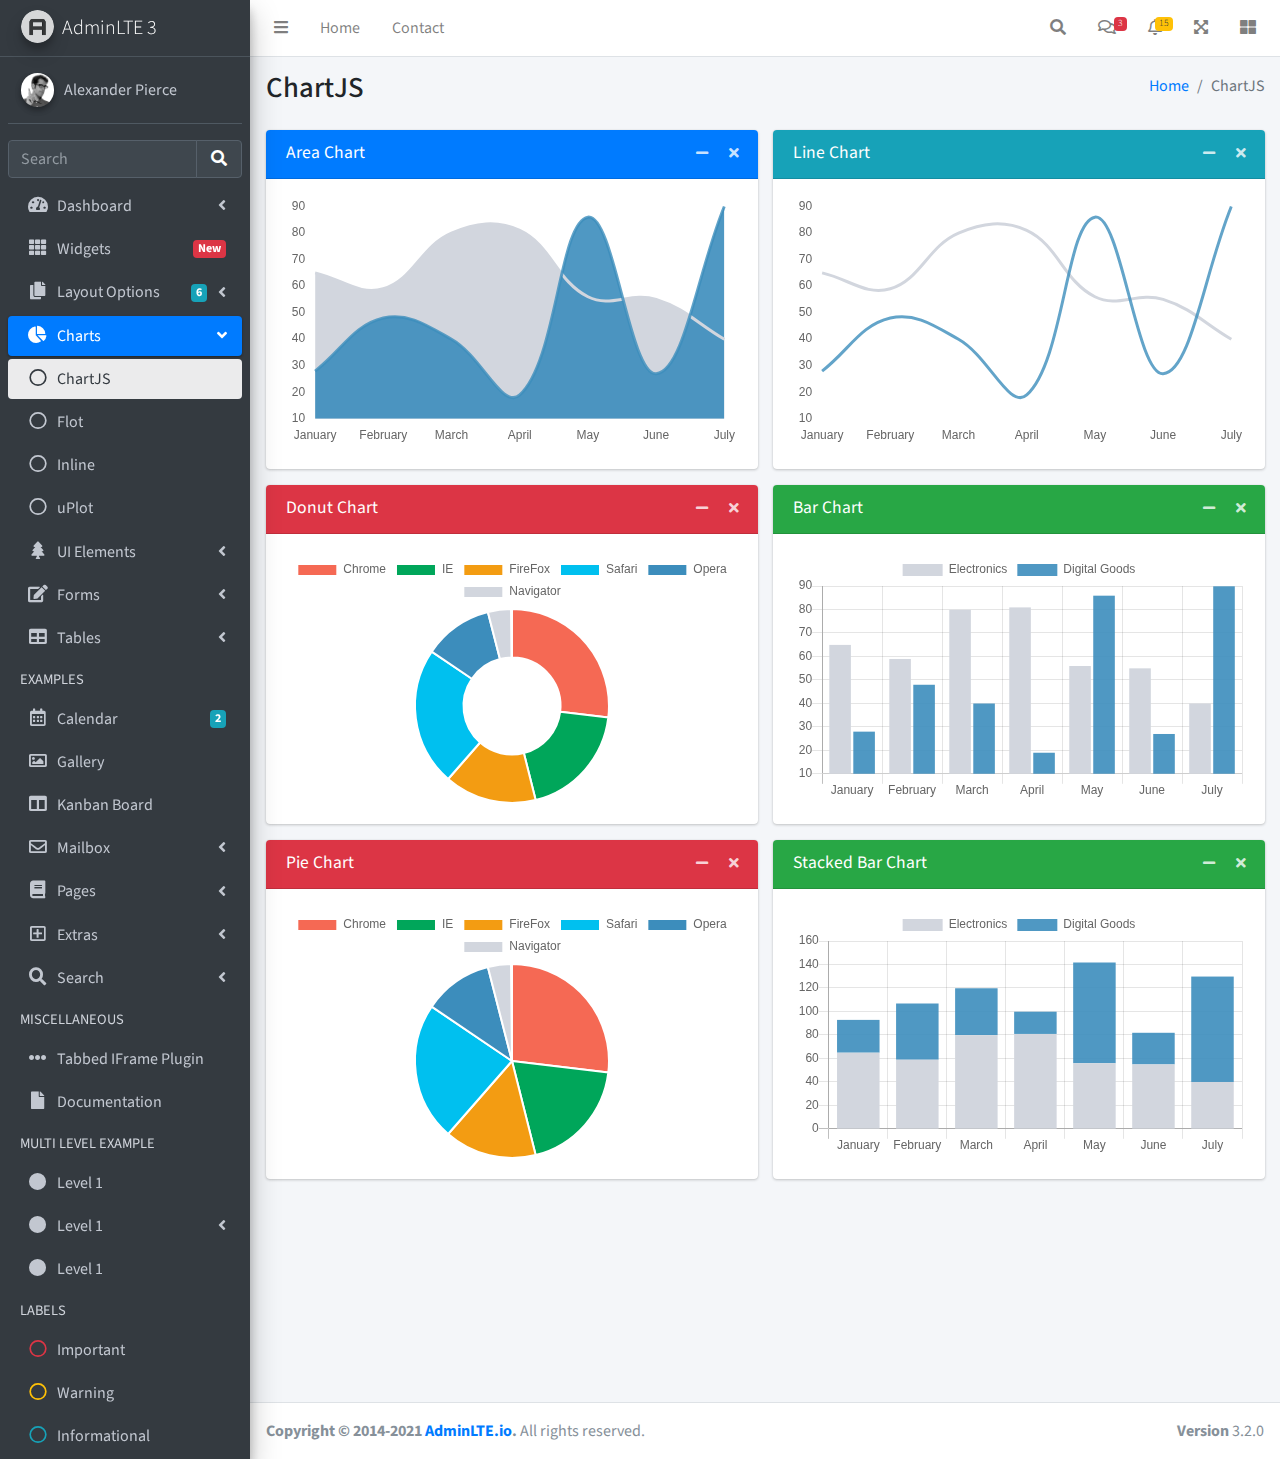
<file: adminlte/pages/charts/chartjs.html>
<!DOCTYPE html>
<html lang="en">
<head>
  <meta charset="utf-8">
  <meta name="viewport" content="width=device-width, initial-scale=1">
  <title>AdminLTE 3 | ChartJS</title>

  <!-- Google Font: Source Sans Pro -->
  <link rel="stylesheet" href="https://fonts.googleapis.com/css?family=Source+Sans+Pro:300,400,400i,700&display=fallback">
  <!-- Font Awesome -->
  <link rel="stylesheet" href="../../plugins/fontawesome-free/css/all.min.css">
  <!-- Theme style -->
  <link rel="stylesheet" href="../../dist/css/adminlte.min.css">
</head>
<body class="hold-transition sidebar-mini">
<div class="wrapper">
  <!-- Navbar -->
  <nav class="main-header navbar navbar-expand navbar-white navbar-light">
    <!-- Left navbar links -->
    <ul class="navbar-nav">
      <li class="nav-item">
        <a class="nav-link" data-widget="pushmenu" href="#" role="button"><i class="fas fa-bars"></i></a>
      </li>
      <li class="nav-item d-none d-sm-inline-block">
        <a href="../../index3.html" class="nav-link">Home</a>
      </li>
      <li class="nav-item d-none d-sm-inline-block">
        <a href="#" class="nav-link">Contact</a>
      </li>
    </ul>

    <!-- Right navbar links -->
    <ul class="navbar-nav ml-auto">
      <!-- Navbar Search -->
      <li class="nav-item">
        <a class="nav-link" data-widget="navbar-search" href="#" role="button">
          <i class="fas fa-search"></i>
        </a>
        <div class="navbar-search-block">
          <form class="form-inline">
            <div class="input-group input-group-sm">
              <input class="form-control form-control-navbar" type="search" placeholder="Search" aria-label="Search">
              <div class="input-group-append">
                <button class="btn btn-navbar" type="submit">
                  <i class="fas fa-search"></i>
                </button>
                <button class="btn btn-navbar" type="button" data-widget="navbar-search">
                  <i class="fas fa-times"></i>
                </button>
              </div>
            </div>
          </form>
        </div>
      </li>

      <!-- Messages Dropdown Menu -->
      <li class="nav-item dropdown">
        <a class="nav-link" data-toggle="dropdown" href="#">
          <i class="far fa-comments"></i>
          <span class="badge badge-danger navbar-badge">3</span>
        </a>
        <div class="dropdown-menu dropdown-menu-lg dropdown-menu-right">
          <a href="#" class="dropdown-item">
            <!-- Message Start -->
            <div class="media">
              <img src="../../dist/img/user1-128x128.jpg" alt="User Avatar" class="img-size-50 mr-3 img-circle">
              <div class="media-body">
                <h3 class="dropdown-item-title">
                  Brad Diesel
                  <span class="float-right text-sm text-danger"><i class="fas fa-star"></i></span>
                </h3>
                <p class="text-sm">Call me whenever you can...</p>
                <p class="text-sm text-muted"><i class="far fa-clock mr-1"></i> 4 Hours Ago</p>
              </div>
            </div>
            <!-- Message End -->
          </a>
          <div class="dropdown-divider"></div>
          <a href="#" class="dropdown-item">
            <!-- Message Start -->
            <div class="media">
              <img src="../../dist/img/user8-128x128.jpg" alt="User Avatar" class="img-size-50 img-circle mr-3">
              <div class="media-body">
                <h3 class="dropdown-item-title">
                  John Pierce
                  <span class="float-right text-sm text-muted"><i class="fas fa-star"></i></span>
                </h3>
                <p class="text-sm">I got your message bro</p>
                <p class="text-sm text-muted"><i class="far fa-clock mr-1"></i> 4 Hours Ago</p>
              </div>
            </div>
            <!-- Message End -->
          </a>
          <div class="dropdown-divider"></div>
          <a href="#" class="dropdown-item">
            <!-- Message Start -->
            <div class="media">
              <img src="../../dist/img/user3-128x128.jpg" alt="User Avatar" class="img-size-50 img-circle mr-3">
              <div class="media-body">
                <h3 class="dropdown-item-title">
                  Nora Silvester
                  <span class="float-right text-sm text-warning"><i class="fas fa-star"></i></span>
                </h3>
                <p class="text-sm">The subject goes here</p>
                <p class="text-sm text-muted"><i class="far fa-clock mr-1"></i> 4 Hours Ago</p>
              </div>
            </div>
            <!-- Message End -->
          </a>
          <div class="dropdown-divider"></div>
          <a href="#" class="dropdown-item dropdown-footer">See All Messages</a>
        </div>
      </li>
      <!-- Notifications Dropdown Menu -->
      <li class="nav-item dropdown">
        <a class="nav-link" data-toggle="dropdown" href="#">
          <i class="far fa-bell"></i>
          <span class="badge badge-warning navbar-badge">15</span>
        </a>
        <div class="dropdown-menu dropdown-menu-lg dropdown-menu-right">
          <span class="dropdown-item dropdown-header">15 Notifications</span>
          <div class="dropdown-divider"></div>
          <a href="#" class="dropdown-item">
            <i class="fas fa-envelope mr-2"></i> 4 new messages
            <span class="float-right text-muted text-sm">3 mins</span>
          </a>
          <div class="dropdown-divider"></div>
          <a href="#" class="dropdown-item">
            <i class="fas fa-users mr-2"></i> 8 friend requests
            <span class="float-right text-muted text-sm">12 hours</span>
          </a>
          <div class="dropdown-divider"></div>
          <a href="#" class="dropdown-item">
            <i class="fas fa-file mr-2"></i> 3 new reports
            <span class="float-right text-muted text-sm">2 days</span>
          </a>
          <div class="dropdown-divider"></div>
          <a href="#" class="dropdown-item dropdown-footer">See All Notifications</a>
        </div>
      </li>
      <li class="nav-item">
        <a class="nav-link" data-widget="fullscreen" href="#" role="button">
          <i class="fas fa-expand-arrows-alt"></i>
        </a>
      </li>
      <li class="nav-item">
        <a class="nav-link" data-widget="control-sidebar" data-slide="true" href="#" role="button">
          <i class="fas fa-th-large"></i>
        </a>
      </li>
    </ul>
  </nav>
  <!-- /.navbar -->

  <!-- Main Sidebar Container -->
  <aside class="main-sidebar sidebar-dark-primary elevation-4">
    <!-- Brand Logo -->
    <a href="../../index3.html" class="brand-link">
      <img src="../../dist/img/AdminLTELogo.png"
           alt="AdminLTE Logo" class="brand-image img-circle elevation-3" style="opacity: .8">
      <span class="brand-text font-weight-light">AdminLTE 3</span>
    </a>

    <!-- Sidebar -->
    <div class="sidebar">
      <!-- Sidebar user panel (optional) -->
      <div class="user-panel mt-3 pb-3 mb-3 d-flex">
        <div class="image">
          <img src="../../dist/img/user2-160x160.jpg" class="img-circle elevation-2" alt="User Image">
        </div>
        <div class="info">
          <a href="#" class="d-block">Alexander Pierce</a>
        </div>
      </div>

      <!-- SidebarSearch Form -->
      <div class="form-inline">
        <div class="input-group" data-widget="sidebar-search">
          <input class="form-control form-control-sidebar" type="search" placeholder="Search" aria-label="Search">
          <div class="input-group-append">
            <button class="btn btn-sidebar">
              <i class="fas fa-search fa-fw"></i>
            </button>
          </div>
        </div>
      </div>

      <!-- Sidebar Menu -->
      <nav class="mt-2">
        <ul class="nav nav-pills nav-sidebar flex-column" data-widget="treeview" role="menu" data-accordion="false">
          <!-- Add icons to the links using the .nav-icon class
               with font-awesome or any other icon font library -->
          <li class="nav-item">
            <a href="#" class="nav-link">
              <i class="nav-icon fas fa-tachometer-alt"></i>
              <p>
                Dashboard
                <i class="right fas fa-angle-left"></i>
              </p>
            </a>
            <ul class="nav nav-treeview">
              <li class="nav-item">
                <a href="../../index.html" class="nav-link">
                  <i class="far fa-circle nav-icon"></i>
                  <p>Dashboard v1</p>
                </a>
              </li>
              <li class="nav-item">
                <a href="../../index2.html" class="nav-link">
                  <i class="far fa-circle nav-icon"></i>
                  <p>Dashboard v2</p>
                </a>
              </li>
              <li class="nav-item">
                <a href="../../index3.html" class="nav-link">
                  <i class="far fa-circle nav-icon"></i>
                  <p>Dashboard v3</p>
                </a>
              </li>
            </ul>
          </li>
          <li class="nav-item">
            <a href="../widgets.html" class="nav-link">
              <i class="nav-icon fas fa-th"></i>
              <p>
                Widgets
                <span class="right badge badge-danger">New</span>
              </p>
            </a>
          </li>
          <li class="nav-item">
            <a href="#" class="nav-link">
              <i class="nav-icon fas fa-copy"></i>
              <p>
                Layout Options
                <i class="fas fa-angle-left right"></i>
                <span class="badge badge-info right">6</span>
              </p>
            </a>
            <ul class="nav nav-treeview">
              <li class="nav-item">
                <a href="../layout/top-nav.html" class="nav-link">
                  <i class="far fa-circle nav-icon"></i>
                  <p>Top Navigation</p>
                </a>
              </li>
              <li class="nav-item">
                <a href="../layout/top-nav-sidebar.html" class="nav-link">
                  <i class="far fa-circle nav-icon"></i>
                  <p>Top Navigation + Sidebar</p>
                </a>
              </li>
              <li class="nav-item">
                <a href="../layout/boxed.html" class="nav-link">
                  <i class="far fa-circle nav-icon"></i>
                  <p>Boxed</p>
                </a>
              </li>
              <li class="nav-item">
                <a href="../layout/fixed-sidebar.html" class="nav-link">
                  <i class="far fa-circle nav-icon"></i>
                  <p>Fixed Sidebar</p>
                </a>
              </li>
              <li class="nav-item">
                <a href="../layout/fixed-sidebar-custom.html" class="nav-link">
                  <i class="far fa-circle nav-icon"></i>
                  <p>Fixed Sidebar <small>+ Custom Area</small></p>
                </a>
              </li>
              <li class="nav-item">
                <a href="../layout/fixed-topnav.html" class="nav-link">
                  <i class="far fa-circle nav-icon"></i>
                  <p>Fixed Navbar</p>
                </a>
              </li>
              <li class="nav-item">
                <a href="../layout/fixed-footer.html" class="nav-link">
                  <i class="far fa-circle nav-icon"></i>
                  <p>Fixed Footer</p>
                </a>
              </li>
              <li class="nav-item">
                <a href="../layout/collapsed-sidebar.html" class="nav-link">
                  <i class="far fa-circle nav-icon"></i>
                  <p>Collapsed Sidebar</p>
                </a>
              </li>
            </ul>
          </li>
          <li class="nav-item menu-open">
            <a href="#" class="nav-link active">
              <i class="nav-icon fas fa-chart-pie"></i>
              <p>
                Charts
                <i class="right fas fa-angle-left"></i>
              </p>
            </a>
            <ul class="nav nav-treeview">
              <li class="nav-item">
                <a href="chartjs.html" class="nav-link active">
                  <i class="far fa-circle nav-icon"></i>
                  <p>ChartJS</p>
                </a>
              </li>
              <li class="nav-item">
                <a href="flot.html" class="nav-link">
                  <i class="far fa-circle nav-icon"></i>
                  <p>Flot</p>
                </a>
              </li>
              <li class="nav-item">
                <a href="inline.html" class="nav-link">
                  <i class="far fa-circle nav-icon"></i>
                  <p>Inline</p>
                </a>
              </li>
              <li class="nav-item">
                <a href="uplot.html" class="nav-link">
                  <i class="far fa-circle nav-icon"></i>
                  <p>uPlot</p>
                </a>
              </li>
            </ul>
          </li>
          <li class="nav-item">
            <a href="#" class="nav-link">
              <i class="nav-icon fas fa-tree"></i>
              <p>
                UI Elements
                <i class="fas fa-angle-left right"></i>
              </p>
            </a>
            <ul class="nav nav-treeview">
              <li class="nav-item">
                <a href="../UI/general.html" class="nav-link">
                  <i class="far fa-circle nav-icon"></i>
                  <p>General</p>
                </a>
              </li>
              <li class="nav-item">
                <a href="../UI/icons.html" class="nav-link">
                  <i class="far fa-circle nav-icon"></i>
                  <p>Icons</p>
                </a>
              </li>
              <li class="nav-item">
                <a href="../UI/buttons.html" class="nav-link">
                  <i class="far fa-circle nav-icon"></i>
                  <p>Buttons</p>
                </a>
              </li>
              <li class="nav-item">
                <a href="../UI/sliders.html" class="nav-link">
                  <i class="far fa-circle nav-icon"></i>
                  <p>Sliders</p>
                </a>
              </li>
              <li class="nav-item">
                <a href="../UI/modals.html" class="nav-link">
                  <i class="far fa-circle nav-icon"></i>
                  <p>Modals & Alerts</p>
                </a>
              </li>
              <li class="nav-item">
                <a href="../UI/navbar.html" class="nav-link">
                  <i class="far fa-circle nav-icon"></i>
                  <p>Navbar & Tabs</p>
                </a>
              </li>
              <li class="nav-item">
                <a href="../UI/timeline.html" class="nav-link">
                  <i class="far fa-circle nav-icon"></i>
                  <p>Timeline</p>
                </a>
              </li>
              <li class="nav-item">
                <a href="../UI/ribbons.html" class="nav-link">
                  <i class="far fa-circle nav-icon"></i>
                  <p>Ribbons</p>
                </a>
              </li>
            </ul>
          </li>
          <li class="nav-item">
            <a href="#" class="nav-link">
              <i class="nav-icon fas fa-edit"></i>
              <p>
                Forms
                <i class="fas fa-angle-left right"></i>
              </p>
            </a>
            <ul class="nav nav-treeview">
              <li class="nav-item">
                <a href="../forms/general.html" class="nav-link">
                  <i class="far fa-circle nav-icon"></i>
                  <p>General Elements</p>
                </a>
              </li>
              <li class="nav-item">
                <a href="../forms/advanced.html" class="nav-link">
                  <i class="far fa-circle nav-icon"></i>
                  <p>Advanced Elements</p>
                </a>
              </li>
              <li class="nav-item">
                <a href="../forms/editors.html" class="nav-link">
                  <i class="far fa-circle nav-icon"></i>
                  <p>Editors</p>
                </a>
              </li>
              <li class="nav-item">
                <a href="../forms/validation.html" class="nav-link">
                  <i class="far fa-circle nav-icon"></i>
                  <p>Validation</p>
                </a>
              </li>
            </ul>
          </li>
          <li class="nav-item">
            <a href="#" class="nav-link">
              <i class="nav-icon fas fa-table"></i>
              <p>
                Tables
                <i class="fas fa-angle-left right"></i>
              </p>
            </a>
            <ul class="nav nav-treeview">
              <li class="nav-item">
                <a href="../tables/simple.html" class="nav-link">
                  <i class="far fa-circle nav-icon"></i>
                  <p>Simple Tables</p>
                </a>
              </li>
              <li class="nav-item">
                <a href="../tables/data.html" class="nav-link">
                  <i class="far fa-circle nav-icon"></i>
                  <p>DataTables</p>
                </a>
              </li>
              <li class="nav-item">
                <a href="../tables/jsgrid.html" class="nav-link">
                  <i class="far fa-circle nav-icon"></i>
                  <p>jsGrid</p>
                </a>
              </li>
            </ul>
          </li>
          <li class="nav-header">EXAMPLES</li>
          <li class="nav-item">
            <a href="../calendar.html" class="nav-link">
              <i class="nav-icon far fa-calendar-alt"></i>
              <p>
                Calendar
                <span class="badge badge-info right">2</span>
              </p>
            </a>
          </li>
          <li class="nav-item">
            <a href="../gallery.html" class="nav-link">
              <i class="nav-icon far fa-image"></i>
              <p>
                Gallery
              </p>
            </a>
          </li>
          <li class="nav-item">
            <a href="../kanban.html" class="nav-link">
              <i class="nav-icon fas fa-columns"></i>
              <p>
                Kanban Board
              </p>
            </a>
          </li>
          <li class="nav-item">
            <a href="#" class="nav-link">
              <i class="nav-icon far fa-envelope"></i>
              <p>
                Mailbox
                <i class="fas fa-angle-left right"></i>
              </p>
            </a>
            <ul class="nav nav-treeview">
              <li class="nav-item">
                <a href="../mailbox/mailbox.html" class="nav-link">
                  <i class="far fa-circle nav-icon"></i>
                  <p>Inbox</p>
                </a>
              </li>
              <li class="nav-item">
                <a href="../mailbox/compose.html" class="nav-link">
                  <i class="far fa-circle nav-icon"></i>
                  <p>Compose</p>
                </a>
              </li>
              <li class="nav-item">
                <a href="../mailbox/read-mail.html" class="nav-link">
                  <i class="far fa-circle nav-icon"></i>
                  <p>Read</p>
                </a>
              </li>
            </ul>
          </li>
          <li class="nav-item">
            <a href="#" class="nav-link">
              <i class="nav-icon fas fa-book"></i>
              <p>
                Pages
                <i class="fas fa-angle-left right"></i>
              </p>
            </a>
            <ul class="nav nav-treeview">
              <li class="nav-item">
                <a href="../examples/invoice.html" class="nav-link">
                  <i class="far fa-circle nav-icon"></i>
                  <p>Invoice</p>
                </a>
              </li>
              <li class="nav-item">
                <a href="../examples/profile.html" class="nav-link">
                  <i class="far fa-circle nav-icon"></i>
                  <p>Profile</p>
                </a>
              </li>
              <li class="nav-item">
                <a href="../examples/e-commerce.html" class="nav-link">
                  <i class="far fa-circle nav-icon"></i>
                  <p>E-commerce</p>
                </a>
              </li>
              <li class="nav-item">
                <a href="../examples/projects.html" class="nav-link">
                  <i class="far fa-circle nav-icon"></i>
                  <p>Projects</p>
                </a>
              </li>
              <li class="nav-item">
                <a href="../examples/project-add.html" class="nav-link">
                  <i class="far fa-circle nav-icon"></i>
                  <p>Project Add</p>
                </a>
              </li>
              <li class="nav-item">
                <a href="../examples/project-edit.html" class="nav-link">
                  <i class="far fa-circle nav-icon"></i>
                  <p>Project Edit</p>
                </a>
              </li>
              <li class="nav-item">
                <a href="../examples/project-detail.html" class="nav-link">
                  <i class="far fa-circle nav-icon"></i>
                  <p>Project Detail</p>
                </a>
              </li>
              <li class="nav-item">
                <a href="../examples/contacts.html" class="nav-link">
                  <i class="far fa-circle nav-icon"></i>
                  <p>Contacts</p>
                </a>
              </li>
              <li class="nav-item">
                <a href="../examples/faq.html" class="nav-link">
                  <i class="far fa-circle nav-icon"></i>
                  <p>FAQ</p>
                </a>
              </li>
              <li class="nav-item">
                <a href="../examples/contact-us.html" class="nav-link">
                  <i class="far fa-circle nav-icon"></i>
                  <p>Contact us</p>
                </a>
              </li>
            </ul>
          </li>
          <li class="nav-item">
            <a href="#" class="nav-link">
              <i class="nav-icon far fa-plus-square"></i>
              <p>
                Extras
                <i class="fas fa-angle-left right"></i>
              </p>
            </a>
            <ul class="nav nav-treeview">
              <li class="nav-item">
                <a href="#" class="nav-link">
                  <i class="far fa-circle nav-icon"></i>
                  <p>
                    Login & Register v1
                    <i class="fas fa-angle-left right"></i>
                  </p>
                </a>
                <ul class="nav nav-treeview">
                  <li class="nav-item">
                    <a href="../examples/login.html" class="nav-link">
                      <i class="far fa-circle nav-icon"></i>
                      <p>Login v1</p>
                    </a>
                  </li>
                  <li class="nav-item">
                    <a href="../examples/register.html" class="nav-link">
                      <i class="far fa-circle nav-icon"></i>
                      <p>Register v1</p>
                    </a>
                  </li>
                  <li class="nav-item">
                    <a href="../examples/forgot-password.html" class="nav-link">
                      <i class="far fa-circle nav-icon"></i>
                      <p>Forgot Password v1</p>
                    </a>
                  </li>
                  <li class="nav-item">
                    <a href="../examples/recover-password.html" class="nav-link">
                      <i class="far fa-circle nav-icon"></i>
                      <p>Recover Password v1</p>
                    </a>
                  </li>
                </ul>
              </li>
              <li class="nav-item">
                <a href="#" class="nav-link">
                  <i class="far fa-circle nav-icon"></i>
                  <p>
                    Login & Register v2
                    <i class="fas fa-angle-left right"></i>
                  </p>
                </a>
                <ul class="nav nav-treeview">
                  <li class="nav-item">
                    <a href="../examples/login-v2.html" class="nav-link">
                      <i class="far fa-circle nav-icon"></i>
                      <p>Login v2</p>
                    </a>
                  </li>
                  <li class="nav-item">
                    <a href="../examples/register-v2.html" class="nav-link">
                      <i class="far fa-circle nav-icon"></i>
                      <p>Register v2</p>
                    </a>
                  </li>
                  <li class="nav-item">
                    <a href="../examples/forgot-password-v2.html" class="nav-link">
                      <i class="far fa-circle nav-icon"></i>
                      <p>Forgot Password v2</p>
                    </a>
                  </li>
                  <li class="nav-item">
                    <a href="../examples/recover-password-v2.html" class="nav-link">
                      <i class="far fa-circle nav-icon"></i>
                      <p>Recover Password v2</p>
                    </a>
                  </li>
                </ul>
              </li>
              <li class="nav-item">
                <a href="../examples/lockscreen.html" class="nav-link">
                  <i class="far fa-circle nav-icon"></i>
                  <p>Lockscreen</p>
                </a>
              </li>
              <li class="nav-item">
                <a href="../examples/legacy-user-menu.html" class="nav-link">
                  <i class="far fa-circle nav-icon"></i>
                  <p>Legacy User Menu</p>
                </a>
              </li>
              <li class="nav-item">
                <a href="../examples/language-menu.html" class="nav-link">
                  <i class="far fa-circle nav-icon"></i>
                  <p>Language Menu</p>
                </a>
              </li>
              <li class="nav-item">
                <a href="../examples/404.html" class="nav-link">
                  <i class="far fa-circle nav-icon"></i>
                  <p>Error 404</p>
                </a>
              </li>
              <li class="nav-item">
                <a href="../examples/500.html" class="nav-link">
                  <i class="far fa-circle nav-icon"></i>
                  <p>Error 500</p>
                </a>
              </li>
              <li class="nav-item">
                <a href="../examples/pace.html" class="nav-link">
                  <i class="far fa-circle nav-icon"></i>
                  <p>Pace</p>
                </a>
              </li>
              <li class="nav-item">
                <a href="../examples/blank.html" class="nav-link">
                  <i class="far fa-circle nav-icon"></i>
                  <p>Blank Page</p>
                </a>
              </li>
              <li class="nav-item">
                <a href="../../starter.html" class="nav-link">
                  <i class="far fa-circle nav-icon"></i>
                  <p>Starter Page</p>
                </a>
              </li>
            </ul>
          </li>
          <li class="nav-item">
            <a href="#" class="nav-link">
              <i class="nav-icon fas fa-search"></i>
              <p>
                Search
                <i class="fas fa-angle-left right"></i>
              </p>
            </a>
            <ul class="nav nav-treeview">
              <li class="nav-item">
                <a href="../search/simple.html" class="nav-link">
                  <i class="far fa-circle nav-icon"></i>
                  <p>Simple Search</p>
                </a>
              </li>
              <li class="nav-item">
                <a href="../search/enhanced.html" class="nav-link">
                  <i class="far fa-circle nav-icon"></i>
                  <p>Enhanced</p>
                </a>
              </li>
            </ul>
          </li>
          <li class="nav-header">MISCELLANEOUS</li>
          <li class="nav-item">
            <a href="../../iframe.html" class="nav-link">
              <i class="nav-icon fas fa-ellipsis-h"></i>
              <p>Tabbed IFrame Plugin</p>
            </a>
          </li>
          <li class="nav-item">
            <a href="https://adminlte.io/docs/3.1/" class="nav-link">
              <i class="nav-icon fas fa-file"></i>
              <p>Documentation</p>
            </a>
          </li>
          <li class="nav-header">MULTI LEVEL EXAMPLE</li>
          <li class="nav-item">
            <a href="#" class="nav-link">
              <i class="fas fa-circle nav-icon"></i>
              <p>Level 1</p>
            </a>
          </li>
          <li class="nav-item">
            <a href="#" class="nav-link">
              <i class="nav-icon fas fa-circle"></i>
              <p>
                Level 1
                <i class="right fas fa-angle-left"></i>
              </p>
            </a>
            <ul class="nav nav-treeview">
              <li class="nav-item">
                <a href="#" class="nav-link">
                  <i class="far fa-circle nav-icon"></i>
                  <p>Level 2</p>
                </a>
              </li>
              <li class="nav-item">
                <a href="#" class="nav-link">
                  <i class="far fa-circle nav-icon"></i>
                  <p>
                    Level 2
                    <i class="right fas fa-angle-left"></i>
                  </p>
                </a>
                <ul class="nav nav-treeview">
                  <li class="nav-item">
                    <a href="#" class="nav-link">
                      <i class="far fa-dot-circle nav-icon"></i>
                      <p>Level 3</p>
                    </a>
                  </li>
                  <li class="nav-item">
                    <a href="#" class="nav-link">
                      <i class="far fa-dot-circle nav-icon"></i>
                      <p>Level 3</p>
                    </a>
                  </li>
                  <li class="nav-item">
                    <a href="#" class="nav-link">
                      <i class="far fa-dot-circle nav-icon"></i>
                      <p>Level 3</p>
                    </a>
                  </li>
                </ul>
              </li>
              <li class="nav-item">
                <a href="#" class="nav-link">
                  <i class="far fa-circle nav-icon"></i>
                  <p>Level 2</p>
                </a>
              </li>
            </ul>
          </li>
          <li class="nav-item">
            <a href="#" class="nav-link">
              <i class="fas fa-circle nav-icon"></i>
              <p>Level 1</p>
            </a>
          </li>
          <li class="nav-header">LABELS</li>
          <li class="nav-item">
            <a href="#" class="nav-link">
              <i class="nav-icon far fa-circle text-danger"></i>
              <p class="text">Important</p>
            </a>
          </li>
          <li class="nav-item">
            <a href="#" class="nav-link">
              <i class="nav-icon far fa-circle text-warning"></i>
              <p>Warning</p>
            </a>
          </li>
          <li class="nav-item">
            <a href="#" class="nav-link">
              <i class="nav-icon far fa-circle text-info"></i>
              <p>Informational</p>
            </a>
          </li>
        </ul>
      </nav>
      <!-- /.sidebar-menu -->
    </div>
    <!-- /.sidebar -->
  </aside>

  <!-- Content Wrapper. Contains page content -->
  <div class="content-wrapper">
    <!-- Content Header (Page header) -->
    <section class="content-header">
      <div class="container-fluid">
        <div class="row mb-2">
          <div class="col-sm-6">
            <h1>ChartJS</h1>
          </div>
          <div class="col-sm-6">
            <ol class="breadcrumb float-sm-right">
              <li class="breadcrumb-item"><a href="#">Home</a></li>
              <li class="breadcrumb-item active">ChartJS</li>
            </ol>
          </div>
        </div>
      </div><!-- /.container-fluid -->
    </section>

    <!-- Main content -->
    <section class="content">
      <div class="container-fluid">
        <div class="row">
          <div class="col-md-6">
            <!-- AREA CHART -->
            <div class="card card-primary">
              <div class="card-header">
                <h3 class="card-title">Area Chart</h3>

                <div class="card-tools">
                  <button type="button" class="btn btn-tool" data-card-widget="collapse">
                    <i class="fas fa-minus"></i>
                  </button>
                  <button type="button" class="btn btn-tool" data-card-widget="remove">
                    <i class="fas fa-times"></i>
                  </button>
                </div>
              </div>
              <div class="card-body">
                <div class="chart">
                  <canvas id="areaChart" style="min-height: 250px; height: 250px; max-height: 250px; max-width: 100%;"></canvas>
                </div>
              </div>
              <!-- /.card-body -->
            </div>
            <!-- /.card -->

            <!-- DONUT CHART -->
            <div class="card card-danger">
              <div class="card-header">
                <h3 class="card-title">Donut Chart</h3>

                <div class="card-tools">
                  <button type="button" class="btn btn-tool" data-card-widget="collapse">
                    <i class="fas fa-minus"></i>
                  </button>
                  <button type="button" class="btn btn-tool" data-card-widget="remove">
                    <i class="fas fa-times"></i>
                  </button>
                </div>
              </div>
              <div class="card-body">
                <canvas id="donutChart" style="min-height: 250px; height: 250px; max-height: 250px; max-width: 100%;"></canvas>
              </div>
              <!-- /.card-body -->
            </div>
            <!-- /.card -->

            <!-- PIE CHART -->
            <div class="card card-danger">
              <div class="card-header">
                <h3 class="card-title">Pie Chart</h3>

                <div class="card-tools">
                  <button type="button" class="btn btn-tool" data-card-widget="collapse">
                    <i class="fas fa-minus"></i>
                  </button>
                  <button type="button" class="btn btn-tool" data-card-widget="remove">
                    <i class="fas fa-times"></i>
                  </button>
                </div>
              </div>
              <div class="card-body">
                <canvas id="pieChart" style="min-height: 250px; height: 250px; max-height: 250px; max-width: 100%;"></canvas>
              </div>
              <!-- /.card-body -->
            </div>
            <!-- /.card -->

          </div>
          <!-- /.col (LEFT) -->
          <div class="col-md-6">
            <!-- LINE CHART -->
            <div class="card card-info">
              <div class="card-header">
                <h3 class="card-title">Line Chart</h3>

                <div class="card-tools">
                  <button type="button" class="btn btn-tool" data-card-widget="collapse">
                    <i class="fas fa-minus"></i>
                  </button>
                  <button type="button" class="btn btn-tool" data-card-widget="remove">
                    <i class="fas fa-times"></i>
                  </button>
                </div>
              </div>
              <div class="card-body">
                <div class="chart">
                  <canvas id="lineChart" style="min-height: 250px; height: 250px; max-height: 250px; max-width: 100%;"></canvas>
                </div>
              </div>
              <!-- /.card-body -->
            </div>
            <!-- /.card -->

            <!-- BAR CHART -->
            <div class="card card-success">
              <div class="card-header">
                <h3 class="card-title">Bar Chart</h3>

                <div class="card-tools">
                  <button type="button" class="btn btn-tool" data-card-widget="collapse">
                    <i class="fas fa-minus"></i>
                  </button>
                  <button type="button" class="btn btn-tool" data-card-widget="remove">
                    <i class="fas fa-times"></i>
                  </button>
                </div>
              </div>
              <div class="card-body">
                <div class="chart">
                  <canvas id="barChart" style="min-height: 250px; height: 250px; max-height: 250px; max-width: 100%;"></canvas>
                </div>
              </div>
              <!-- /.card-body -->
            </div>
            <!-- /.card -->

            <!-- STACKED BAR CHART -->
            <div class="card card-success">
              <div class="card-header">
                <h3 class="card-title">Stacked Bar Chart</h3>

                <div class="card-tools">
                  <button type="button" class="btn btn-tool" data-card-widget="collapse">
                    <i class="fas fa-minus"></i>
                  </button>
                  <button type="button" class="btn btn-tool" data-card-widget="remove">
                    <i class="fas fa-times"></i>
                  </button>
                </div>
              </div>
              <div class="card-body">
                <div class="chart">
                  <canvas id="stackedBarChart" style="min-height: 250px; height: 250px; max-height: 250px; max-width: 100%;"></canvas>
                </div>
              </div>
              <!-- /.card-body -->
            </div>
            <!-- /.card -->

          </div>
          <!-- /.col (RIGHT) -->
        </div>
        <!-- /.row -->
      </div><!-- /.container-fluid -->
    </section>
    <!-- /.content -->
  </div>
  <!-- /.content-wrapper -->
  <footer class="main-footer">
    <div class="float-right d-none d-sm-block">
      <b>Version</b> 3.2.0
    </div>
    <strong>Copyright &copy; 2014-2021 <a href="https://adminlte.io">AdminLTE.io</a>.</strong> All rights reserved.
  </footer>

  <!-- Control Sidebar -->
  <aside class="control-sidebar control-sidebar-dark">
    <!-- Add Content Here -->
  </aside>
  <!-- /.control-sidebar -->
</div>
<!-- ./wrapper -->

<!-- jQuery -->
<script src="../../plugins/jquery/jquery.min.js"></script>
<!-- Bootstrap 4 -->
<script src="../../plugins/bootstrap/js/bootstrap.bundle.min.js"></script>
<!-- ChartJS -->
<script src="../../plugins/chart.js/Chart.min.js"></script>
<!-- AdminLTE App -->
<script src="../../dist/js/adminlte.min.js"></script>
<!-- AdminLTE for demo purposes -->
<script src="../../dist/js/demo.js"></script>
<!-- Page specific script -->
<script>
  $(function () {
    /* ChartJS
     * -------
     * Here we will create a few charts using ChartJS
     */

    //--------------
    //- AREA CHART -
    //--------------

    // Get context with jQuery - using jQuery's .get() method.
    var areaChartCanvas = $('#areaChart').get(0).getContext('2d')

    var areaChartData = {
      labels  : ['January', 'February', 'March', 'April', 'May', 'June', 'July'],
      datasets: [
        {
          label               : 'Digital Goods',
          backgroundColor     : 'rgba(60,141,188,0.9)',
          borderColor         : 'rgba(60,141,188,0.8)',
          pointRadius          : false,
          pointColor          : '#3b8bba',
          pointStrokeColor    : 'rgba(60,141,188,1)',
          pointHighlightFill  : '#fff',
          pointHighlightStroke: 'rgba(60,141,188,1)',
          data                : [28, 48, 40, 19, 86, 27, 90]
        },
        {
          label               : 'Electronics',
          backgroundColor     : 'rgba(210, 214, 222, 1)',
          borderColor         : 'rgba(210, 214, 222, 1)',
          pointRadius         : false,
          pointColor          : 'rgba(210, 214, 222, 1)',
          pointStrokeColor    : '#c1c7d1',
          pointHighlightFill  : '#fff',
          pointHighlightStroke: 'rgba(220,220,220,1)',
          data                : [65, 59, 80, 81, 56, 55, 40]
        },
      ]
    }

    var areaChartOptions = {
      maintainAspectRatio : false,
      responsive : true,
      legend: {
        display: false
      },
      scales: {
        xAxes: [{
          gridLines : {
            display : false,
          }
        }],
        yAxes: [{
          gridLines : {
            display : false,
          }
        }]
      }
    }

    // This will get the first returned node in the jQuery collection.
    new Chart(areaChartCanvas, {
      type: 'line',
      data: areaChartData,
      options: areaChartOptions
    })

    //-------------
    //- LINE CHART -
    //--------------
    var lineChartCanvas = $('#lineChart').get(0).getContext('2d')
    var lineChartOptions = $.extend(true, {}, areaChartOptions)
    var lineChartData = $.extend(true, {}, areaChartData)
    lineChartData.datasets[0].fill = false;
    lineChartData.datasets[1].fill = false;
    lineChartOptions.datasetFill = false

    var lineChart = new Chart(lineChartCanvas, {
      type: 'line',
      data: lineChartData,
      options: lineChartOptions
    })

    //-------------
    //- DONUT CHART -
    //-------------
    // Get context with jQuery - using jQuery's .get() method.
    var donutChartCanvas = $('#donutChart').get(0).getContext('2d')
    var donutData        = {
      labels: [
          'Chrome',
          'IE',
          'FireFox',
          'Safari',
          'Opera',
          'Navigator',
      ],
      datasets: [
        {
          data: [700,500,400,600,300,100],
          backgroundColor : ['#f56954', '#00a65a', '#f39c12', '#00c0ef', '#3c8dbc', '#d2d6de'],
        }
      ]
    }
    var donutOptions     = {
      maintainAspectRatio : false,
      responsive : true,
    }
    //Create pie or douhnut chart
    // You can switch between pie and douhnut using the method below.
    new Chart(donutChartCanvas, {
      type: 'doughnut',
      data: donutData,
      options: donutOptions
    })

    //-------------
    //- PIE CHART -
    //-------------
    // Get context with jQuery - using jQuery's .get() method.
    var pieChartCanvas = $('#pieChart').get(0).getContext('2d')
    var pieData        = donutData;
    var pieOptions     = {
      maintainAspectRatio : false,
      responsive : true,
    }
    //Create pie or douhnut chart
    // You can switch between pie and douhnut using the method below.
    new Chart(pieChartCanvas, {
      type: 'pie',
      data: pieData,
      options: pieOptions
    })

    //-------------
    //- BAR CHART -
    //-------------
    var barChartCanvas = $('#barChart').get(0).getContext('2d')
    var barChartData = $.extend(true, {}, areaChartData)
    var temp0 = areaChartData.datasets[0]
    var temp1 = areaChartData.datasets[1]
    barChartData.datasets[0] = temp1
    barChartData.datasets[1] = temp0

    var barChartOptions = {
      responsive              : true,
      maintainAspectRatio     : false,
      datasetFill             : false
    }

    new Chart(barChartCanvas, {
      type: 'bar',
      data: barChartData,
      options: barChartOptions
    })

    //---------------------
    //- STACKED BAR CHART -
    //---------------------
    var stackedBarChartCanvas = $('#stackedBarChart').get(0).getContext('2d')
    var stackedBarChartData = $.extend(true, {}, barChartData)

    var stackedBarChartOptions = {
      responsive              : true,
      maintainAspectRatio     : false,
      scales: {
        xAxes: [{
          stacked: true,
        }],
        yAxes: [{
          stacked: true
        }]
      }
    }

    new Chart(stackedBarChartCanvas, {
      type: 'bar',
      data: stackedBarChartData,
      options: stackedBarChartOptions
    })
  })
</script>
</body>
</html>
</file>
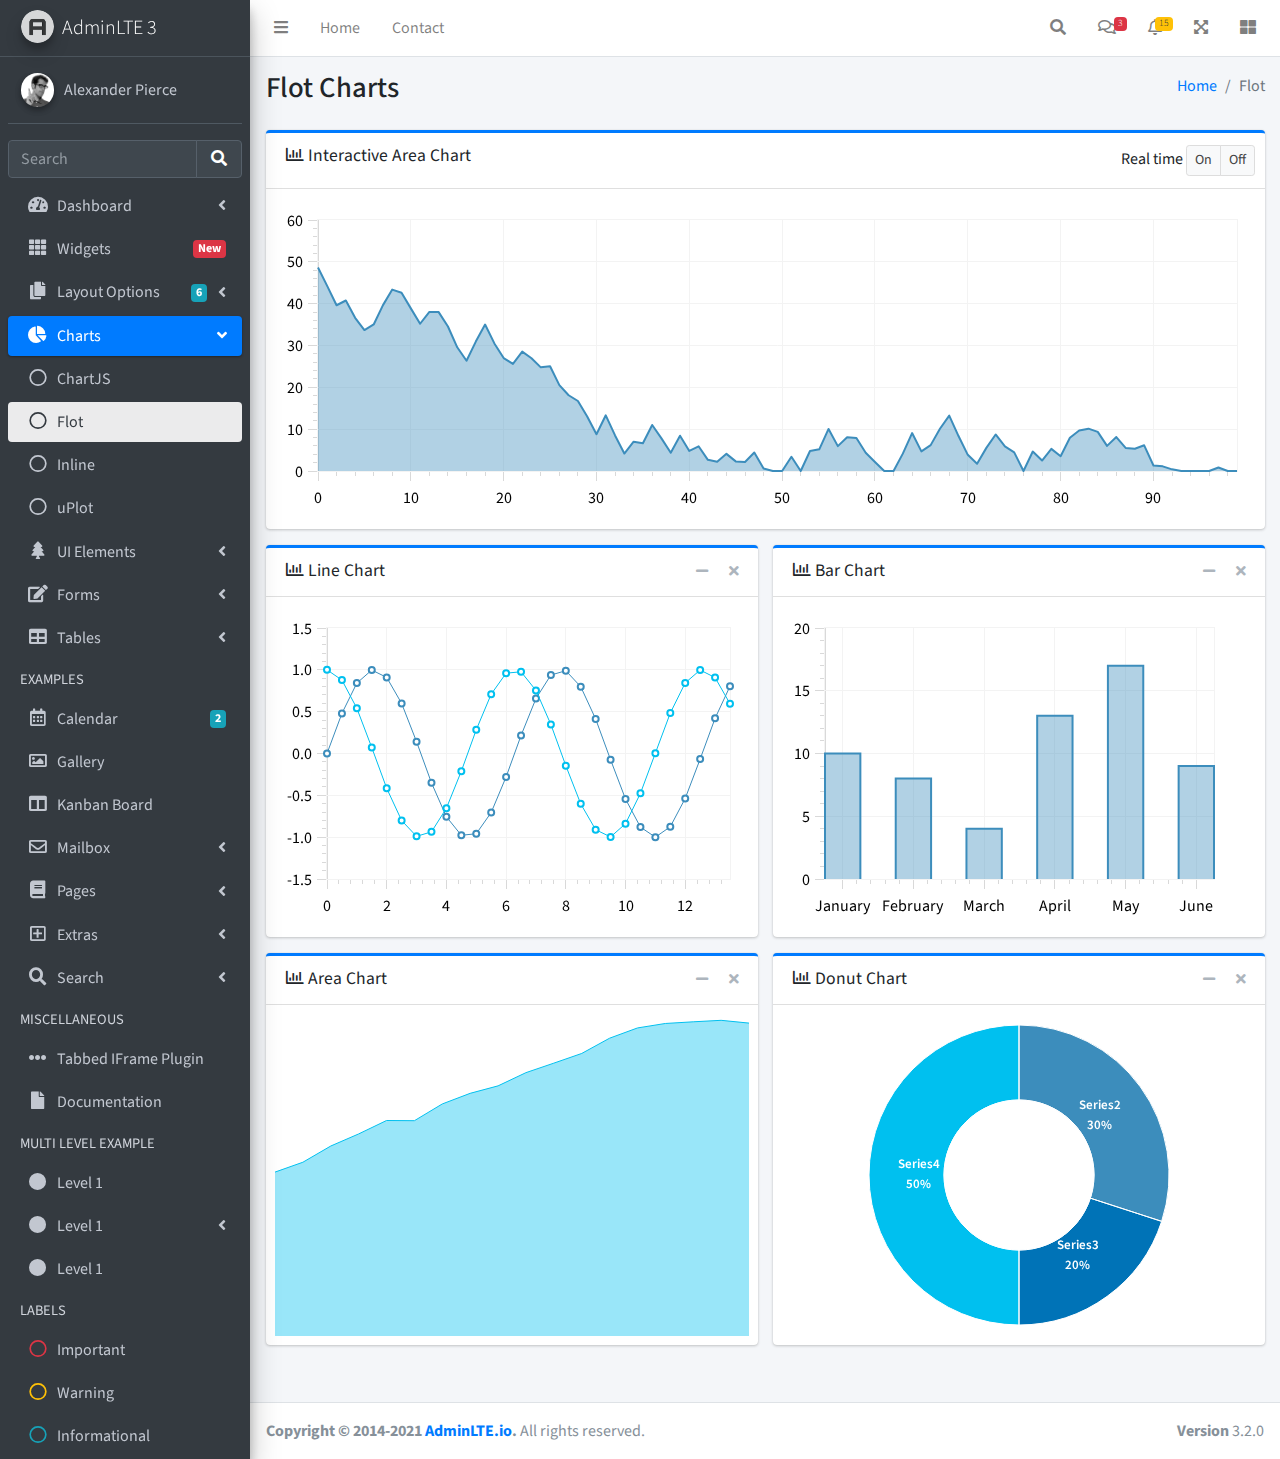
<file: adminlte/pages/charts/flot.html>
<!DOCTYPE html>
<html lang="en">
<head>
  <meta charset="utf-8">
  <meta name="viewport" content="width=device-width, initial-scale=1">
  <title>AdminLTE 3 | Flot Charts</title>

  <!-- Google Font: Source Sans Pro -->
  <link rel="stylesheet" href="https://fonts.googleapis.com/css?family=Source+Sans+Pro:300,400,400i,700&display=fallback">
  <!-- Font Awesome -->
  <link rel="stylesheet" href="../../plugins/fontawesome-free/css/all.min.css">
  <!-- Theme style -->
  <link rel="stylesheet" href="../../dist/css/adminlte.min.css">
</head>
<body class="hold-transition sidebar-mini">
<div class="wrapper">
  <!-- Navbar -->
  <nav class="main-header navbar navbar-expand navbar-white navbar-light">
    <!-- Left navbar links -->
    <ul class="navbar-nav">
      <li class="nav-item">
        <a class="nav-link" data-widget="pushmenu" href="#" role="button"><i class="fas fa-bars"></i></a>
      </li>
      <li class="nav-item d-none d-sm-inline-block">
        <a href="../../index3.html" class="nav-link">Home</a>
      </li>
      <li class="nav-item d-none d-sm-inline-block">
        <a href="#" class="nav-link">Contact</a>
      </li>
    </ul>

    <!-- Right navbar links -->
    <ul class="navbar-nav ml-auto">
      <!-- Navbar Search -->
      <li class="nav-item">
        <a class="nav-link" data-widget="navbar-search" href="#" role="button">
          <i class="fas fa-search"></i>
        </a>
        <div class="navbar-search-block">
          <form class="form-inline">
            <div class="input-group input-group-sm">
              <input class="form-control form-control-navbar" type="search" placeholder="Search" aria-label="Search">
              <div class="input-group-append">
                <button class="btn btn-navbar" type="submit">
                  <i class="fas fa-search"></i>
                </button>
                <button class="btn btn-navbar" type="button" data-widget="navbar-search">
                  <i class="fas fa-times"></i>
                </button>
              </div>
            </div>
          </form>
        </div>
      </li>

      <!-- Messages Dropdown Menu -->
      <li class="nav-item dropdown">
        <a class="nav-link" data-toggle="dropdown" href="#">
          <i class="far fa-comments"></i>
          <span class="badge badge-danger navbar-badge">3</span>
        </a>
        <div class="dropdown-menu dropdown-menu-lg dropdown-menu-right">
          <a href="#" class="dropdown-item">
            <!-- Message Start -->
            <div class="media">
              <img src="../../dist/img/user1-128x128.jpg" alt="User Avatar" class="img-size-50 mr-3 img-circle">
              <div class="media-body">
                <h3 class="dropdown-item-title">
                  Brad Diesel
                  <span class="float-right text-sm text-danger"><i class="fas fa-star"></i></span>
                </h3>
                <p class="text-sm">Call me whenever you can...</p>
                <p class="text-sm text-muted"><i class="far fa-clock mr-1"></i> 4 Hours Ago</p>
              </div>
            </div>
            <!-- Message End -->
          </a>
          <div class="dropdown-divider"></div>
          <a href="#" class="dropdown-item">
            <!-- Message Start -->
            <div class="media">
              <img src="../../dist/img/user8-128x128.jpg" alt="User Avatar" class="img-size-50 img-circle mr-3">
              <div class="media-body">
                <h3 class="dropdown-item-title">
                  John Pierce
                  <span class="float-right text-sm text-muted"><i class="fas fa-star"></i></span>
                </h3>
                <p class="text-sm">I got your message bro</p>
                <p class="text-sm text-muted"><i class="far fa-clock mr-1"></i> 4 Hours Ago</p>
              </div>
            </div>
            <!-- Message End -->
          </a>
          <div class="dropdown-divider"></div>
          <a href="#" class="dropdown-item">
            <!-- Message Start -->
            <div class="media">
              <img src="../../dist/img/user3-128x128.jpg" alt="User Avatar" class="img-size-50 img-circle mr-3">
              <div class="media-body">
                <h3 class="dropdown-item-title">
                  Nora Silvester
                  <span class="float-right text-sm text-warning"><i class="fas fa-star"></i></span>
                </h3>
                <p class="text-sm">The subject goes here</p>
                <p class="text-sm text-muted"><i class="far fa-clock mr-1"></i> 4 Hours Ago</p>
              </div>
            </div>
            <!-- Message End -->
          </a>
          <div class="dropdown-divider"></div>
          <a href="#" class="dropdown-item dropdown-footer">See All Messages</a>
        </div>
      </li>
      <!-- Notifications Dropdown Menu -->
      <li class="nav-item dropdown">
        <a class="nav-link" data-toggle="dropdown" href="#">
          <i class="far fa-bell"></i>
          <span class="badge badge-warning navbar-badge">15</span>
        </a>
        <div class="dropdown-menu dropdown-menu-lg dropdown-menu-right">
          <span class="dropdown-item dropdown-header">15 Notifications</span>
          <div class="dropdown-divider"></div>
          <a href="#" class="dropdown-item">
            <i class="fas fa-envelope mr-2"></i> 4 new messages
            <span class="float-right text-muted text-sm">3 mins</span>
          </a>
          <div class="dropdown-divider"></div>
          <a href="#" class="dropdown-item">
            <i class="fas fa-users mr-2"></i> 8 friend requests
            <span class="float-right text-muted text-sm">12 hours</span>
          </a>
          <div class="dropdown-divider"></div>
          <a href="#" class="dropdown-item">
            <i class="fas fa-file mr-2"></i> 3 new reports
            <span class="float-right text-muted text-sm">2 days</span>
          </a>
          <div class="dropdown-divider"></div>
          <a href="#" class="dropdown-item dropdown-footer">See All Notifications</a>
        </div>
      </li>
      <li class="nav-item">
        <a class="nav-link" data-widget="fullscreen" href="#" role="button">
          <i class="fas fa-expand-arrows-alt"></i>
        </a>
      </li>
      <li class="nav-item">
        <a class="nav-link" data-widget="control-sidebar" data-slide="true" href="#" role="button">
          <i class="fas fa-th-large"></i>
        </a>
      </li>
    </ul>
  </nav>
  <!-- /.navbar -->

  <!-- Main Sidebar Container -->
  <aside class="main-sidebar sidebar-dark-primary elevation-4">
    <!-- Brand Logo -->
    <a href="../../index3.html" class="brand-link">
      <img src="../../dist/img/AdminLTELogo.png" alt="AdminLTE Logo" class="brand-image img-circle elevation-3" style="opacity: .8">
      <span class="brand-text font-weight-light">AdminLTE 3</span>
    </a>

    <!-- Sidebar -->
    <div class="sidebar">
      <!-- Sidebar user panel (optional) -->
      <div class="user-panel mt-3 pb-3 mb-3 d-flex">
        <div class="image">
          <img src="../../dist/img/user2-160x160.jpg" class="img-circle elevation-2" alt="User Image">
        </div>
        <div class="info">
          <a href="#" class="d-block">Alexander Pierce</a>
        </div>
      </div>

      <!-- SidebarSearch Form -->
      <div class="form-inline">
        <div class="input-group" data-widget="sidebar-search">
          <input class="form-control form-control-sidebar" type="search" placeholder="Search" aria-label="Search">
          <div class="input-group-append">
            <button class="btn btn-sidebar">
              <i class="fas fa-search fa-fw"></i>
            </button>
          </div>
        </div>
      </div>

      <!-- Sidebar Menu -->
      <nav class="mt-2">
        <ul class="nav nav-pills nav-sidebar flex-column" data-widget="treeview" role="menu" data-accordion="false">
          <!-- Add icons to the links using the .nav-icon class
               with font-awesome or any other icon font library -->
          <li class="nav-item">
            <a href="#" class="nav-link">
              <i class="nav-icon fas fa-tachometer-alt"></i>
              <p>
                Dashboard
                <i class="right fas fa-angle-left"></i>
              </p>
            </a>
            <ul class="nav nav-treeview">
              <li class="nav-item">
                <a href="../../index.html" class="nav-link">
                  <i class="far fa-circle nav-icon"></i>
                  <p>Dashboard v1</p>
                </a>
              </li>
              <li class="nav-item">
                <a href="../../index2.html" class="nav-link">
                  <i class="far fa-circle nav-icon"></i>
                  <p>Dashboard v2</p>
                </a>
              </li>
              <li class="nav-item">
                <a href="../../index3.html" class="nav-link">
                  <i class="far fa-circle nav-icon"></i>
                  <p>Dashboard v3</p>
                </a>
              </li>
            </ul>
          </li>
          <li class="nav-item">
            <a href="../widgets.html" class="nav-link">
              <i class="nav-icon fas fa-th"></i>
              <p>
                Widgets
                <span class="right badge badge-danger">New</span>
              </p>
            </a>
          </li>
          <li class="nav-item">
            <a href="#" class="nav-link">
              <i class="nav-icon fas fa-copy"></i>
              <p>
                Layout Options
                <i class="fas fa-angle-left right"></i>
                <span class="badge badge-info right">6</span>
              </p>
            </a>
            <ul class="nav nav-treeview">
              <li class="nav-item">
                <a href="../layout/top-nav.html" class="nav-link">
                  <i class="far fa-circle nav-icon"></i>
                  <p>Top Navigation</p>
                </a>
              </li>
              <li class="nav-item">
                <a href="../layout/top-nav-sidebar.html" class="nav-link">
                  <i class="far fa-circle nav-icon"></i>
                  <p>Top Navigation + Sidebar</p>
                </a>
              </li>
              <li class="nav-item">
                <a href="../layout/boxed.html" class="nav-link">
                  <i class="far fa-circle nav-icon"></i>
                  <p>Boxed</p>
                </a>
              </li>
              <li class="nav-item">
                <a href="../layout/fixed-sidebar.html" class="nav-link">
                  <i class="far fa-circle nav-icon"></i>
                  <p>Fixed Sidebar</p>
                </a>
              </li>
              <li class="nav-item">
                <a href="../layout/fixed-sidebar-custom.html" class="nav-link">
                  <i class="far fa-circle nav-icon"></i>
                  <p>Fixed Sidebar <small>+ Custom Area</small></p>
                </a>
              </li>
              <li class="nav-item">
                <a href="../layout/fixed-topnav.html" class="nav-link">
                  <i class="far fa-circle nav-icon"></i>
                  <p>Fixed Navbar</p>
                </a>
              </li>
              <li class="nav-item">
                <a href="../layout/fixed-footer.html" class="nav-link">
                  <i class="far fa-circle nav-icon"></i>
                  <p>Fixed Footer</p>
                </a>
              </li>
              <li class="nav-item">
                <a href="../layout/collapsed-sidebar.html" class="nav-link">
                  <i class="far fa-circle nav-icon"></i>
                  <p>Collapsed Sidebar</p>
                </a>
              </li>
            </ul>
          </li>
          <li class="nav-item menu-open">
            <a href="#" class="nav-link active">
              <i class="nav-icon fas fa-chart-pie"></i>
              <p>
                Charts
                <i class="right fas fa-angle-left"></i>
              </p>
            </a>
            <ul class="nav nav-treeview">
              <li class="nav-item">
                <a href="chartjs.html" class="nav-link">
                  <i class="far fa-circle nav-icon"></i>
                  <p>ChartJS</p>
                </a>
              </li>
              <li class="nav-item">
                <a href="flot.html" class="nav-link active">
                  <i class="far fa-circle nav-icon"></i>
                  <p>Flot</p>
                </a>
              </li>
              <li class="nav-item">
                <a href="inline.html" class="nav-link">
                  <i class="far fa-circle nav-icon"></i>
                  <p>Inline</p>
                </a>
              </li>
              <li class="nav-item">
                <a href="uplot.html" class="nav-link">
                  <i class="far fa-circle nav-icon"></i>
                  <p>uPlot</p>
                </a>
              </li>
            </ul>
          </li>
          <li class="nav-item">
            <a href="#" class="nav-link">
              <i class="nav-icon fas fa-tree"></i>
              <p>
                UI Elements
                <i class="fas fa-angle-left right"></i>
              </p>
            </a>
            <ul class="nav nav-treeview">
              <li class="nav-item">
                <a href="../UI/general.html" class="nav-link">
                  <i class="far fa-circle nav-icon"></i>
                  <p>General</p>
                </a>
              </li>
              <li class="nav-item">
                <a href="../UI/icons.html" class="nav-link">
                  <i class="far fa-circle nav-icon"></i>
                  <p>Icons</p>
                </a>
              </li>
              <li class="nav-item">
                <a href="../UI/buttons.html" class="nav-link">
                  <i class="far fa-circle nav-icon"></i>
                  <p>Buttons</p>
                </a>
              </li>
              <li class="nav-item">
                <a href="../UI/sliders.html" class="nav-link">
                  <i class="far fa-circle nav-icon"></i>
                  <p>Sliders</p>
                </a>
              </li>
              <li class="nav-item">
                <a href="../UI/modals.html" class="nav-link">
                  <i class="far fa-circle nav-icon"></i>
                  <p>Modals & Alerts</p>
                </a>
              </li>
              <li class="nav-item">
                <a href="../UI/navbar.html" class="nav-link">
                  <i class="far fa-circle nav-icon"></i>
                  <p>Navbar & Tabs</p>
                </a>
              </li>
              <li class="nav-item">
                <a href="../UI/timeline.html" class="nav-link">
                  <i class="far fa-circle nav-icon"></i>
                  <p>Timeline</p>
                </a>
              </li>
              <li class="nav-item">
                <a href="../UI/ribbons.html" class="nav-link">
                  <i class="far fa-circle nav-icon"></i>
                  <p>Ribbons</p>
                </a>
              </li>
            </ul>
          </li>
          <li class="nav-item">
            <a href="#" class="nav-link">
              <i class="nav-icon fas fa-edit"></i>
              <p>
                Forms
                <i class="fas fa-angle-left right"></i>
              </p>
            </a>
            <ul class="nav nav-treeview">
              <li class="nav-item">
                <a href="../forms/general.html" class="nav-link">
                  <i class="far fa-circle nav-icon"></i>
                  <p>General Elements</p>
                </a>
              </li>
              <li class="nav-item">
                <a href="../forms/advanced.html" class="nav-link">
                  <i class="far fa-circle nav-icon"></i>
                  <p>Advanced Elements</p>
                </a>
              </li>
              <li class="nav-item">
                <a href="../forms/editors.html" class="nav-link">
                  <i class="far fa-circle nav-icon"></i>
                  <p>Editors</p>
                </a>
              </li>
              <li class="nav-item">
                <a href="../forms/validation.html" class="nav-link">
                  <i class="far fa-circle nav-icon"></i>
                  <p>Validation</p>
                </a>
              </li>
            </ul>
          </li>
          <li class="nav-item">
            <a href="#" class="nav-link">
              <i class="nav-icon fas fa-table"></i>
              <p>
                Tables
                <i class="fas fa-angle-left right"></i>
              </p>
            </a>
            <ul class="nav nav-treeview">
              <li class="nav-item">
                <a href="../tables/simple.html" class="nav-link">
                  <i class="far fa-circle nav-icon"></i>
                  <p>Simple Tables</p>
                </a>
              </li>
              <li class="nav-item">
                <a href="../tables/data.html" class="nav-link">
                  <i class="far fa-circle nav-icon"></i>
                  <p>DataTables</p>
                </a>
              </li>
              <li class="nav-item">
                <a href="../tables/jsgrid.html" class="nav-link">
                  <i class="far fa-circle nav-icon"></i>
                  <p>jsGrid</p>
                </a>
              </li>
            </ul>
          </li>
          <li class="nav-header">EXAMPLES</li>
          <li class="nav-item">
            <a href="../calendar.html" class="nav-link">
              <i class="nav-icon far fa-calendar-alt"></i>
              <p>
                Calendar
                <span class="badge badge-info right">2</span>
              </p>
            </a>
          </li>
          <li class="nav-item">
            <a href="../gallery.html" class="nav-link">
              <i class="nav-icon far fa-image"></i>
              <p>
                Gallery
              </p>
            </a>
          </li>
          <li class="nav-item">
            <a href="../kanban.html" class="nav-link">
              <i class="nav-icon fas fa-columns"></i>
              <p>
                Kanban Board
              </p>
            </a>
          </li>
          <li class="nav-item">
            <a href="#" class="nav-link">
              <i class="nav-icon far fa-envelope"></i>
              <p>
                Mailbox
                <i class="fas fa-angle-left right"></i>
              </p>
            </a>
            <ul class="nav nav-treeview">
              <li class="nav-item">
                <a href="../mailbox/mailbox.html" class="nav-link">
                  <i class="far fa-circle nav-icon"></i>
                  <p>Inbox</p>
                </a>
              </li>
              <li class="nav-item">
                <a href="../mailbox/compose.html" class="nav-link">
                  <i class="far fa-circle nav-icon"></i>
                  <p>Compose</p>
                </a>
              </li>
              <li class="nav-item">
                <a href="../mailbox/read-mail.html" class="nav-link">
                  <i class="far fa-circle nav-icon"></i>
                  <p>Read</p>
                </a>
              </li>
            </ul>
          </li>
          <li class="nav-item">
            <a href="#" class="nav-link">
              <i class="nav-icon fas fa-book"></i>
              <p>
                Pages
                <i class="fas fa-angle-left right"></i>
              </p>
            </a>
            <ul class="nav nav-treeview">
              <li class="nav-item">
                <a href="../examples/invoice.html" class="nav-link">
                  <i class="far fa-circle nav-icon"></i>
                  <p>Invoice</p>
                </a>
              </li>
              <li class="nav-item">
                <a href="../examples/profile.html" class="nav-link">
                  <i class="far fa-circle nav-icon"></i>
                  <p>Profile</p>
                </a>
              </li>
              <li class="nav-item">
                <a href="../examples/e-commerce.html" class="nav-link">
                  <i class="far fa-circle nav-icon"></i>
                  <p>E-commerce</p>
                </a>
              </li>
              <li class="nav-item">
                <a href="../examples/projects.html" class="nav-link">
                  <i class="far fa-circle nav-icon"></i>
                  <p>Projects</p>
                </a>
              </li>
              <li class="nav-item">
                <a href="../examples/project-add.html" class="nav-link">
                  <i class="far fa-circle nav-icon"></i>
                  <p>Project Add</p>
                </a>
              </li>
              <li class="nav-item">
                <a href="../examples/project-edit.html" class="nav-link">
                  <i class="far fa-circle nav-icon"></i>
                  <p>Project Edit</p>
                </a>
              </li>
              <li class="nav-item">
                <a href="../examples/project-detail.html" class="nav-link">
                  <i class="far fa-circle nav-icon"></i>
                  <p>Project Detail</p>
                </a>
              </li>
              <li class="nav-item">
                <a href="../examples/contacts.html" class="nav-link">
                  <i class="far fa-circle nav-icon"></i>
                  <p>Contacts</p>
                </a>
              </li>
              <li class="nav-item">
                <a href="../examples/faq.html" class="nav-link">
                  <i class="far fa-circle nav-icon"></i>
                  <p>FAQ</p>
                </a>
              </li>
              <li class="nav-item">
                <a href="../examples/contact-us.html" class="nav-link">
                  <i class="far fa-circle nav-icon"></i>
                  <p>Contact us</p>
                </a>
              </li>
            </ul>
          </li>
          <li class="nav-item">
            <a href="#" class="nav-link">
              <i class="nav-icon far fa-plus-square"></i>
              <p>
                Extras
                <i class="fas fa-angle-left right"></i>
              </p>
            </a>
            <ul class="nav nav-treeview">
              <li class="nav-item">
                <a href="#" class="nav-link">
                  <i class="far fa-circle nav-icon"></i>
                  <p>
                    Login & Register v1
                    <i class="fas fa-angle-left right"></i>
                  </p>
                </a>
                <ul class="nav nav-treeview">
                  <li class="nav-item">
                    <a href="../examples/login.html" class="nav-link">
                      <i class="far fa-circle nav-icon"></i>
                      <p>Login v1</p>
                    </a>
                  </li>
                  <li class="nav-item">
                    <a href="../examples/register.html" class="nav-link">
                      <i class="far fa-circle nav-icon"></i>
                      <p>Register v1</p>
                    </a>
                  </li>
                  <li class="nav-item">
                    <a href="../examples/forgot-password.html" class="nav-link">
                      <i class="far fa-circle nav-icon"></i>
                      <p>Forgot Password v1</p>
                    </a>
                  </li>
                  <li class="nav-item">
                    <a href="../examples/recover-password.html" class="nav-link">
                      <i class="far fa-circle nav-icon"></i>
                      <p>Recover Password v1</p>
                    </a>
                  </li>
                </ul>
              </li>
              <li class="nav-item">
                <a href="#" class="nav-link">
                  <i class="far fa-circle nav-icon"></i>
                  <p>
                    Login & Register v2
                    <i class="fas fa-angle-left right"></i>
                  </p>
                </a>
                <ul class="nav nav-treeview">
                  <li class="nav-item">
                    <a href="../examples/login-v2.html" class="nav-link">
                      <i class="far fa-circle nav-icon"></i>
                      <p>Login v2</p>
                    </a>
                  </li>
                  <li class="nav-item">
                    <a href="../examples/register-v2.html" class="nav-link">
                      <i class="far fa-circle nav-icon"></i>
                      <p>Register v2</p>
                    </a>
                  </li>
                  <li class="nav-item">
                    <a href="../examples/forgot-password-v2.html" class="nav-link">
                      <i class="far fa-circle nav-icon"></i>
                      <p>Forgot Password v2</p>
                    </a>
                  </li>
                  <li class="nav-item">
                    <a href="../examples/recover-password-v2.html" class="nav-link">
                      <i class="far fa-circle nav-icon"></i>
                      <p>Recover Password v2</p>
                    </a>
                  </li>
                </ul>
              </li>
              <li class="nav-item">
                <a href="../examples/lockscreen.html" class="nav-link">
                  <i class="far fa-circle nav-icon"></i>
                  <p>Lockscreen</p>
                </a>
              </li>
              <li class="nav-item">
                <a href="../examples/legacy-user-menu.html" class="nav-link">
                  <i class="far fa-circle nav-icon"></i>
                  <p>Legacy User Menu</p>
                </a>
              </li>
              <li class="nav-item">
                <a href="../examples/language-menu.html" class="nav-link">
                  <i class="far fa-circle nav-icon"></i>
                  <p>Language Menu</p>
                </a>
              </li>
              <li class="nav-item">
                <a href="../examples/404.html" class="nav-link">
                  <i class="far fa-circle nav-icon"></i>
                  <p>Error 404</p>
                </a>
              </li>
              <li class="nav-item">
                <a href="../examples/500.html" class="nav-link">
                  <i class="far fa-circle nav-icon"></i>
                  <p>Error 500</p>
                </a>
              </li>
              <li class="nav-item">
                <a href="../examples/pace.html" class="nav-link">
                  <i class="far fa-circle nav-icon"></i>
                  <p>Pace</p>
                </a>
              </li>
              <li class="nav-item">
                <a href="../examples/blank.html" class="nav-link">
                  <i class="far fa-circle nav-icon"></i>
                  <p>Blank Page</p>
                </a>
              </li>
              <li class="nav-item">
                <a href="../../starter.html" class="nav-link">
                  <i class="far fa-circle nav-icon"></i>
                  <p>Starter Page</p>
                </a>
              </li>
            </ul>
          </li>
          <li class="nav-item">
            <a href="#" class="nav-link">
              <i class="nav-icon fas fa-search"></i>
              <p>
                Search
                <i class="fas fa-angle-left right"></i>
              </p>
            </a>
            <ul class="nav nav-treeview">
              <li class="nav-item">
                <a href="../search/simple.html" class="nav-link">
                  <i class="far fa-circle nav-icon"></i>
                  <p>Simple Search</p>
                </a>
              </li>
              <li class="nav-item">
                <a href="../search/enhanced.html" class="nav-link">
                  <i class="far fa-circle nav-icon"></i>
                  <p>Enhanced</p>
                </a>
              </li>
            </ul>
          </li>
          <li class="nav-header">MISCELLANEOUS</li>
          <li class="nav-item">
            <a href="../../iframe.html" class="nav-link">
              <i class="nav-icon fas fa-ellipsis-h"></i>
              <p>Tabbed IFrame Plugin</p>
            </a>
          </li>
          <li class="nav-item">
            <a href="https://adminlte.io/docs/3.1/" class="nav-link">
              <i class="nav-icon fas fa-file"></i>
              <p>Documentation</p>
            </a>
          </li>
          <li class="nav-header">MULTI LEVEL EXAMPLE</li>
          <li class="nav-item">
            <a href="#" class="nav-link">
              <i class="fas fa-circle nav-icon"></i>
              <p>Level 1</p>
            </a>
          </li>
          <li class="nav-item">
            <a href="#" class="nav-link">
              <i class="nav-icon fas fa-circle"></i>
              <p>
                Level 1
                <i class="right fas fa-angle-left"></i>
              </p>
            </a>
            <ul class="nav nav-treeview">
              <li class="nav-item">
                <a href="#" class="nav-link">
                  <i class="far fa-circle nav-icon"></i>
                  <p>Level 2</p>
                </a>
              </li>
              <li class="nav-item">
                <a href="#" class="nav-link">
                  <i class="far fa-circle nav-icon"></i>
                  <p>
                    Level 2
                    <i class="right fas fa-angle-left"></i>
                  </p>
                </a>
                <ul class="nav nav-treeview">
                  <li class="nav-item">
                    <a href="#" class="nav-link">
                      <i class="far fa-dot-circle nav-icon"></i>
                      <p>Level 3</p>
                    </a>
                  </li>
                  <li class="nav-item">
                    <a href="#" class="nav-link">
                      <i class="far fa-dot-circle nav-icon"></i>
                      <p>Level 3</p>
                    </a>
                  </li>
                  <li class="nav-item">
                    <a href="#" class="nav-link">
                      <i class="far fa-dot-circle nav-icon"></i>
                      <p>Level 3</p>
                    </a>
                  </li>
                </ul>
              </li>
              <li class="nav-item">
                <a href="#" class="nav-link">
                  <i class="far fa-circle nav-icon"></i>
                  <p>Level 2</p>
                </a>
              </li>
            </ul>
          </li>
          <li class="nav-item">
            <a href="#" class="nav-link">
              <i class="fas fa-circle nav-icon"></i>
              <p>Level 1</p>
            </a>
          </li>
          <li class="nav-header">LABELS</li>
          <li class="nav-item">
            <a href="#" class="nav-link">
              <i class="nav-icon far fa-circle text-danger"></i>
              <p class="text">Important</p>
            </a>
          </li>
          <li class="nav-item">
            <a href="#" class="nav-link">
              <i class="nav-icon far fa-circle text-warning"></i>
              <p>Warning</p>
            </a>
          </li>
          <li class="nav-item">
            <a href="#" class="nav-link">
              <i class="nav-icon far fa-circle text-info"></i>
              <p>Informational</p>
            </a>
          </li>
        </ul>
      </nav>
      <!-- /.sidebar-menu -->
    </div>
    <!-- /.sidebar -->
  </aside>

  <!-- Content Wrapper. Contains page content -->
  <div class="content-wrapper">
    <!-- Content Header (Page header) -->
    <section class="content-header">
      <div class="container-fluid">
        <div class="row mb-2">
          <div class="col-sm-6">
            <h1>Flot Charts</h1>
          </div>
          <div class="col-sm-6">
            <ol class="breadcrumb float-sm-right">
              <li class="breadcrumb-item"><a href="#">Home</a></li>
              <li class="breadcrumb-item active">Flot</li>
            </ol>
          </div>
        </div>
      </div><!-- /.container-fluid -->
    </section>

    <!-- Main content -->
    <section class="content">
      <div class="container-fluid">
        <div class="row">
          <div class="col-12">
            <!-- interactive chart -->
            <div class="card card-primary card-outline">
              <div class="card-header">
                <h3 class="card-title">
                  <i class="far fa-chart-bar"></i>
                  Interactive Area Chart
                </h3>

                <div class="card-tools">
                  Real time
                  <div class="btn-group" id="realtime" data-toggle="btn-toggle">
                    <button type="button" class="btn btn-default btn-sm active" data-toggle="on">On</button>
                    <button type="button" class="btn btn-default btn-sm" data-toggle="off">Off</button>
                  </div>
                </div>
              </div>
              <div class="card-body">
                <div id="interactive" style="height: 300px;"></div>
              </div>
              <!-- /.card-body-->
            </div>
            <!-- /.card -->

          </div>
          <!-- /.col -->
        </div>
        <!-- /.row -->

        <div class="row">
          <div class="col-md-6">
            <!-- Line chart -->
            <div class="card card-primary card-outline">
              <div class="card-header">
                <h3 class="card-title">
                  <i class="far fa-chart-bar"></i>
                  Line Chart
                </h3>

                <div class="card-tools">
                  <button type="button" class="btn btn-tool" data-card-widget="collapse">
                    <i class="fas fa-minus"></i>
                  </button>
                  <button type="button" class="btn btn-tool" data-card-widget="remove">
                    <i class="fas fa-times"></i>
                  </button>
                </div>
              </div>
              <div class="card-body">
                <div id="line-chart" style="height: 300px;"></div>
              </div>
              <!-- /.card-body-->
            </div>
            <!-- /.card -->

            <!-- Area chart -->
            <div class="card card-primary card-outline">
              <div class="card-header">
                <h3 class="card-title">
                  <i class="far fa-chart-bar"></i>
                  Area Chart
                </h3>

                <div class="card-tools">
                  <button type="button" class="btn btn-tool" data-card-widget="collapse">
                    <i class="fas fa-minus"></i>
                  </button>
                  <button type="button" class="btn btn-tool" data-card-widget="remove">
                    <i class="fas fa-times"></i>
                  </button>
                </div>
              </div>
              <div class="card-body">
                <div id="area-chart" style="height: 338px;" class="full-width-chart"></div>
              </div>
              <!-- /.card-body-->
            </div>
            <!-- /.card -->

          </div>
          <!-- /.col -->

          <div class="col-md-6">
            <!-- Bar chart -->
            <div class="card card-primary card-outline">
              <div class="card-header">
                <h3 class="card-title">
                  <i class="far fa-chart-bar"></i>
                  Bar Chart
                </h3>

                <div class="card-tools">
                  <button type="button" class="btn btn-tool" data-card-widget="collapse">
                    <i class="fas fa-minus"></i>
                  </button>
                  <button type="button" class="btn btn-tool" data-card-widget="remove">
                    <i class="fas fa-times"></i>
                  </button>
                </div>
              </div>
              <div class="card-body">
                <div id="bar-chart" style="height: 300px;"></div>
              </div>
              <!-- /.card-body-->
            </div>
            <!-- /.card -->

            <!-- Donut chart -->
            <div class="card card-primary card-outline">
              <div class="card-header">
                <h3 class="card-title">
                  <i class="far fa-chart-bar"></i>
                  Donut Chart
                </h3>

                <div class="card-tools">
                  <button type="button" class="btn btn-tool" data-card-widget="collapse">
                    <i class="fas fa-minus"></i>
                  </button>
                  <button type="button" class="btn btn-tool" data-card-widget="remove">
                    <i class="fas fa-times"></i>
                  </button>
                </div>
              </div>
              <div class="card-body">
                <div id="donut-chart" style="height: 300px;"></div>
              </div>
              <!-- /.card-body-->
            </div>
            <!-- /.card -->
          </div>
          <!-- /.col -->
        </div>
        <!-- /.row -->
      </div><!-- /.container-fluid -->
    </section>
    <!-- /.content -->
  </div>
  <!-- /.content-wrapper -->

  <footer class="main-footer">
    <div class="float-right d-none d-sm-block">
      <b>Version</b> 3.2.0
    </div>
    <strong>Copyright &copy; 2014-2021 <a href="https://adminlte.io">AdminLTE.io</a>.</strong> All rights reserved.
  </footer>

  <!-- Control Sidebar -->
  <aside class="control-sidebar control-sidebar-dark">
    <!-- Control sidebar content goes here -->
  </aside>
  <!-- /.control-sidebar -->
</div>
<!-- ./wrapper -->

<!-- jQuery -->
<script src="../../plugins/jquery/jquery.min.js"></script>
<!-- Bootstrap 4 -->
<script src="../../plugins/bootstrap/js/bootstrap.bundle.min.js"></script>
<!-- AdminLTE App -->
<script src="../../dist/js/adminlte.min.js"></script>
<!-- FLOT CHARTS -->
<script src="../../plugins/flot/jquery.flot.js"></script>
<!-- FLOT RESIZE PLUGIN - allows the chart to redraw when the window is resized -->
<script src="../../plugins/flot/plugins/jquery.flot.resize.js"></script>
<!-- FLOT PIE PLUGIN - also used to draw donut charts -->
<script src="../../plugins/flot/plugins/jquery.flot.pie.js"></script>
<!-- AdminLTE for demo purposes -->
<script src="../../dist/js/demo.js"></script>
<!-- Page specific script -->
<script>
  $(function () {
    /*
     * Flot Interactive Chart
     * -----------------------
     */
    // We use an inline data source in the example, usually data would
    // be fetched from a server
    var data        = [],
        totalPoints = 100

    function getRandomData() {

      if (data.length > 0) {
        data = data.slice(1)
      }

      // Do a random walk
      while (data.length < totalPoints) {

        var prev = data.length > 0 ? data[data.length - 1] : 50,
            y    = prev + Math.random() * 10 - 5

        if (y < 0) {
          y = 0
        } else if (y > 100) {
          y = 100
        }

        data.push(y)
      }

      // Zip the generated y values with the x values
      var res = []
      for (var i = 0; i < data.length; ++i) {
        res.push([i, data[i]])
      }

      return res
    }

    var interactive_plot = $.plot('#interactive', [
        {
          data: getRandomData(),
        }
      ],
      {
        grid: {
          borderColor: '#f3f3f3',
          borderWidth: 1,
          tickColor: '#f3f3f3'
        },
        series: {
          color: '#3c8dbc',
          lines: {
            lineWidth: 2,
            show: true,
            fill: true,
          },
        },
        yaxis: {
          min: 0,
          max: 100,
          show: true
        },
        xaxis: {
          show: true
        }
      }
    )

    var updateInterval = 500 //Fetch data ever x milliseconds
    var realtime       = 'on' //If == to on then fetch data every x seconds. else stop fetching
    function update() {

      interactive_plot.setData([getRandomData()])

      // Since the axes don't change, we don't need to call plot.setupGrid()
      interactive_plot.draw()
      if (realtime === 'on') {
        setTimeout(update, updateInterval)
      }
    }

    //INITIALIZE REALTIME DATA FETCHING
    if (realtime === 'on') {
      update()
    }
    //REALTIME TOGGLE
    $('#realtime .btn').click(function () {
      if ($(this).data('toggle') === 'on') {
        realtime = 'on'
      }
      else {
        realtime = 'off'
      }
      update()
    })
    /*
     * END INTERACTIVE CHART
     */


    /*
     * LINE CHART
     * ----------
     */
    //LINE randomly generated data

    var sin = [],
        cos = []
    for (var i = 0; i < 14; i += 0.5) {
      sin.push([i, Math.sin(i)])
      cos.push([i, Math.cos(i)])
    }
    var line_data1 = {
      data : sin,
      color: '#3c8dbc'
    }
    var line_data2 = {
      data : cos,
      color: '#00c0ef'
    }
    $.plot('#line-chart', [line_data1, line_data2], {
      grid  : {
        hoverable  : true,
        borderColor: '#f3f3f3',
        borderWidth: 1,
        tickColor  : '#f3f3f3'
      },
      series: {
        shadowSize: 0,
        lines     : {
          show: true
        },
        points    : {
          show: true
        }
      },
      lines : {
        fill : false,
        color: ['#3c8dbc', '#f56954']
      },
      yaxis : {
        show: true
      },
      xaxis : {
        show: true
      }
    })
    //Initialize tooltip on hover
    $('<div class="tooltip-inner" id="line-chart-tooltip"></div>').css({
      position: 'absolute',
      display : 'none',
      opacity : 0.8
    }).appendTo('body')
    $('#line-chart').bind('plothover', function (event, pos, item) {

      if (item) {
        var x = item.datapoint[0].toFixed(2),
            y = item.datapoint[1].toFixed(2)

        $('#line-chart-tooltip').html(item.series.label + ' of ' + x + ' = ' + y)
          .css({
            top : item.pageY + 5,
            left: item.pageX + 5
          })
          .fadeIn(200)
      } else {
        $('#line-chart-tooltip').hide()
      }

    })
    /* END LINE CHART */

    /*
     * FULL WIDTH STATIC AREA CHART
     * -----------------
     */
    var areaData = [[2, 88.0], [3, 93.3], [4, 102.0], [5, 108.5], [6, 115.7], [7, 115.6],
      [8, 124.6], [9, 130.3], [10, 134.3], [11, 141.4], [12, 146.5], [13, 151.7], [14, 159.9],
      [15, 165.4], [16, 167.8], [17, 168.7], [18, 169.5], [19, 168.0]]
    $.plot('#area-chart', [areaData], {
      grid  : {
        borderWidth: 0
      },
      series: {
        shadowSize: 0, // Drawing is faster without shadows
        color     : '#00c0ef',
        lines : {
          fill: true //Converts the line chart to area chart
        },
      },
      yaxis : {
        show: false
      },
      xaxis : {
        show: false
      }
    })

    /* END AREA CHART */

    /*
     * BAR CHART
     * ---------
     */

    var bar_data = {
      data : [[1,10], [2,8], [3,4], [4,13], [5,17], [6,9]],
      bars: { show: true }
    }
    $.plot('#bar-chart', [bar_data], {
      grid  : {
        borderWidth: 1,
        borderColor: '#f3f3f3',
        tickColor  : '#f3f3f3'
      },
      series: {
         bars: {
          show: true, barWidth: 0.5, align: 'center',
        },
      },
      colors: ['#3c8dbc'],
      xaxis : {
        ticks: [[1,'January'], [2,'February'], [3,'March'], [4,'April'], [5,'May'], [6,'June']]
      }
    })
    /* END BAR CHART */

    /*
     * DONUT CHART
     * -----------
     */

    var donutData = [
      {
        label: 'Series2',
        data : 30,
        color: '#3c8dbc'
      },
      {
        label: 'Series3',
        data : 20,
        color: '#0073b7'
      },
      {
        label: 'Series4',
        data : 50,
        color: '#00c0ef'
      }
    ]
    $.plot('#donut-chart', donutData, {
      series: {
        pie: {
          show       : true,
          radius     : 1,
          innerRadius: 0.5,
          label      : {
            show     : true,
            radius   : 2 / 3,
            formatter: labelFormatter,
            threshold: 0.1
          }

        }
      },
      legend: {
        show: false
      }
    })
    /*
     * END DONUT CHART
     */

  })

  /*
   * Custom Label formatter
   * ----------------------
   */
  function labelFormatter(label, series) {
    return '<div style="font-size:13px; text-align:center; padding:2px; color: #fff; font-weight: 600;">'
      + label
      + '<br>'
      + Math.round(series.percent) + '%</div>'
  }
</script>
</body>
</html>
</file>
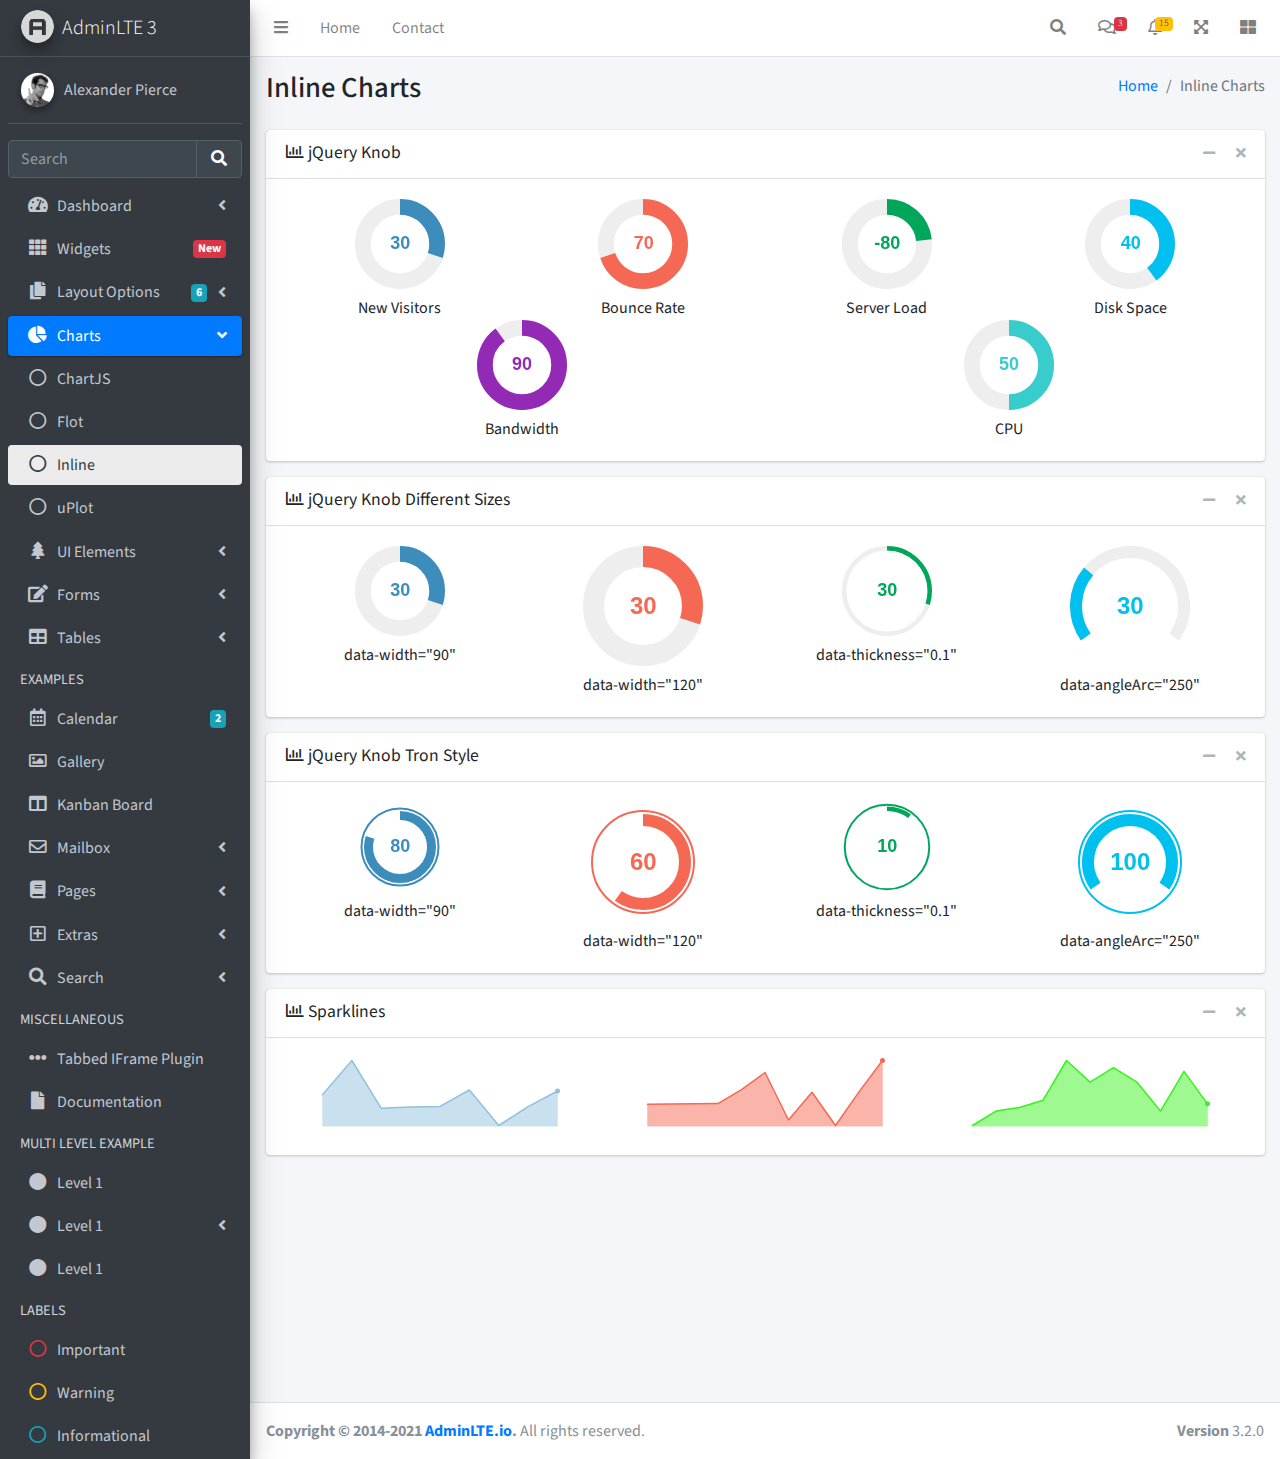
<file: adminlte/pages/charts/inline.html>
<!DOCTYPE html>
<html lang="en">
<head>
  <meta charset="utf-8">
  <meta name="viewport" content="width=device-width, initial-scale=1">
  <title>AdminLTE 3 | Inline Charts</title>

  <!-- Google Font: Source Sans Pro -->
  <link rel="stylesheet" href="https://fonts.googleapis.com/css?family=Source+Sans+Pro:300,400,400i,700&display=fallback">
  <!-- Font Awesome -->
  <link rel="stylesheet" href="../../plugins/fontawesome-free/css/all.min.css">
  <!-- Theme style -->
  <link rel="stylesheet" href="../../dist/css/adminlte.min.css">
</head>
<body class="hold-transition sidebar-mini">
<div class="wrapper">
  <!-- Navbar -->
  <nav class="main-header navbar navbar-expand navbar-white navbar-light">
    <!-- Left navbar links -->
    <ul class="navbar-nav">
      <li class="nav-item">
        <a class="nav-link" data-widget="pushmenu" href="#" role="button"><i class="fas fa-bars"></i></a>
      </li>
      <li class="nav-item d-none d-sm-inline-block">
        <a href="../../index3.html" class="nav-link">Home</a>
      </li>
      <li class="nav-item d-none d-sm-inline-block">
        <a href="#" class="nav-link">Contact</a>
      </li>
    </ul>

    <!-- Right navbar links -->
    <ul class="navbar-nav ml-auto">
      <!-- Navbar Search -->
      <li class="nav-item">
        <a class="nav-link" data-widget="navbar-search" href="#" role="button">
          <i class="fas fa-search"></i>
        </a>
        <div class="navbar-search-block">
          <form class="form-inline">
            <div class="input-group input-group-sm">
              <input class="form-control form-control-navbar" type="search" placeholder="Search" aria-label="Search">
              <div class="input-group-append">
                <button class="btn btn-navbar" type="submit">
                  <i class="fas fa-search"></i>
                </button>
                <button class="btn btn-navbar" type="button" data-widget="navbar-search">
                  <i class="fas fa-times"></i>
                </button>
              </div>
            </div>
          </form>
        </div>
      </li>

      <!-- Messages Dropdown Menu -->
      <li class="nav-item dropdown">
        <a class="nav-link" data-toggle="dropdown" href="#">
          <i class="far fa-comments"></i>
          <span class="badge badge-danger navbar-badge">3</span>
        </a>
        <div class="dropdown-menu dropdown-menu-lg dropdown-menu-right">
          <a href="#" class="dropdown-item">
            <!-- Message Start -->
            <div class="media">
              <img src="../../dist/img/user1-128x128.jpg" alt="User Avatar" class="img-size-50 mr-3 img-circle">
              <div class="media-body">
                <h3 class="dropdown-item-title">
                  Brad Diesel
                  <span class="float-right text-sm text-danger"><i class="fas fa-star"></i></span>
                </h3>
                <p class="text-sm">Call me whenever you can...</p>
                <p class="text-sm text-muted"><i class="far fa-clock mr-1"></i> 4 Hours Ago</p>
              </div>
            </div>
            <!-- Message End -->
          </a>
          <div class="dropdown-divider"></div>
          <a href="#" class="dropdown-item">
            <!-- Message Start -->
            <div class="media">
              <img src="../../dist/img/user8-128x128.jpg" alt="User Avatar" class="img-size-50 img-circle mr-3">
              <div class="media-body">
                <h3 class="dropdown-item-title">
                  John Pierce
                  <span class="float-right text-sm text-muted"><i class="fas fa-star"></i></span>
                </h3>
                <p class="text-sm">I got your message bro</p>
                <p class="text-sm text-muted"><i class="far fa-clock mr-1"></i> 4 Hours Ago</p>
              </div>
            </div>
            <!-- Message End -->
          </a>
          <div class="dropdown-divider"></div>
          <a href="#" class="dropdown-item">
            <!-- Message Start -->
            <div class="media">
              <img src="../../dist/img/user3-128x128.jpg" alt="User Avatar" class="img-size-50 img-circle mr-3">
              <div class="media-body">
                <h3 class="dropdown-item-title">
                  Nora Silvester
                  <span class="float-right text-sm text-warning"><i class="fas fa-star"></i></span>
                </h3>
                <p class="text-sm">The subject goes here</p>
                <p class="text-sm text-muted"><i class="far fa-clock mr-1"></i> 4 Hours Ago</p>
              </div>
            </div>
            <!-- Message End -->
          </a>
          <div class="dropdown-divider"></div>
          <a href="#" class="dropdown-item dropdown-footer">See All Messages</a>
        </div>
      </li>
      <!-- Notifications Dropdown Menu -->
      <li class="nav-item dropdown">
        <a class="nav-link" data-toggle="dropdown" href="#">
          <i class="far fa-bell"></i>
          <span class="badge badge-warning navbar-badge">15</span>
        </a>
        <div class="dropdown-menu dropdown-menu-lg dropdown-menu-right">
          <span class="dropdown-item dropdown-header">15 Notifications</span>
          <div class="dropdown-divider"></div>
          <a href="#" class="dropdown-item">
            <i class="fas fa-envelope mr-2"></i> 4 new messages
            <span class="float-right text-muted text-sm">3 mins</span>
          </a>
          <div class="dropdown-divider"></div>
          <a href="#" class="dropdown-item">
            <i class="fas fa-users mr-2"></i> 8 friend requests
            <span class="float-right text-muted text-sm">12 hours</span>
          </a>
          <div class="dropdown-divider"></div>
          <a href="#" class="dropdown-item">
            <i class="fas fa-file mr-2"></i> 3 new reports
            <span class="float-right text-muted text-sm">2 days</span>
          </a>
          <div class="dropdown-divider"></div>
          <a href="#" class="dropdown-item dropdown-footer">See All Notifications</a>
        </div>
      </li>
      <li class="nav-item">
        <a class="nav-link" data-widget="fullscreen" href="#" role="button">
          <i class="fas fa-expand-arrows-alt"></i>
        </a>
      </li>
      <li class="nav-item">
        <a class="nav-link" data-widget="control-sidebar" data-slide="true" href="#" role="button">
          <i class="fas fa-th-large"></i>
        </a>
      </li>
    </ul>
  </nav>
  <!-- /.navbar -->

  <!-- Main Sidebar Container -->
  <aside class="main-sidebar sidebar-dark-primary elevation-4">
    <!-- Brand Logo -->
    <a href="../../index3.html" class="brand-link">
      <img src="../../dist/img/AdminLTELogo.png" alt="AdminLTE Logo" class="brand-image img-circle elevation-3" style="opacity: .8">
      <span class="brand-text font-weight-light">AdminLTE 3</span>
    </a>

    <!-- Sidebar -->
    <div class="sidebar">
      <!-- Sidebar user panel (optional) -->
      <div class="user-panel mt-3 pb-3 mb-3 d-flex">
        <div class="image">
          <img src="../../dist/img/user2-160x160.jpg" class="img-circle elevation-2" alt="User Image">
        </div>
        <div class="info">
          <a href="#" class="d-block">Alexander Pierce</a>
        </div>
      </div>

      <!-- SidebarSearch Form -->
      <div class="form-inline">
        <div class="input-group" data-widget="sidebar-search">
          <input class="form-control form-control-sidebar" type="search" placeholder="Search" aria-label="Search">
          <div class="input-group-append">
            <button class="btn btn-sidebar">
              <i class="fas fa-search fa-fw"></i>
            </button>
          </div>
        </div>
      </div>

      <!-- Sidebar Menu -->
      <nav class="mt-2">
        <ul class="nav nav-pills nav-sidebar flex-column" data-widget="treeview" role="menu" data-accordion="false">
          <!-- Add icons to the links using the .nav-icon class
               with font-awesome or any other icon font library -->
          <li class="nav-item">
            <a href="#" class="nav-link">
              <i class="nav-icon fas fa-tachometer-alt"></i>
              <p>
                Dashboard
                <i class="right fas fa-angle-left"></i>
              </p>
            </a>
            <ul class="nav nav-treeview">
              <li class="nav-item">
                <a href="../../index.html" class="nav-link">
                  <i class="far fa-circle nav-icon"></i>
                  <p>Dashboard v1</p>
                </a>
              </li>
              <li class="nav-item">
                <a href="../../index2.html" class="nav-link">
                  <i class="far fa-circle nav-icon"></i>
                  <p>Dashboard v2</p>
                </a>
              </li>
              <li class="nav-item">
                <a href="../../index3.html" class="nav-link">
                  <i class="far fa-circle nav-icon"></i>
                  <p>Dashboard v3</p>
                </a>
              </li>
            </ul>
          </li>
          <li class="nav-item">
            <a href="../widgets.html" class="nav-link">
              <i class="nav-icon fas fa-th"></i>
              <p>
                Widgets
                <span class="right badge badge-danger">New</span>
              </p>
            </a>
          </li>
          <li class="nav-item">
            <a href="#" class="nav-link">
              <i class="nav-icon fas fa-copy"></i>
              <p>
                Layout Options
                <i class="fas fa-angle-left right"></i>
                <span class="badge badge-info right">6</span>
              </p>
            </a>
            <ul class="nav nav-treeview">
              <li class="nav-item">
                <a href="../layout/top-nav.html" class="nav-link">
                  <i class="far fa-circle nav-icon"></i>
                  <p>Top Navigation</p>
                </a>
              </li>
              <li class="nav-item">
                <a href="../layout/top-nav-sidebar.html" class="nav-link">
                  <i class="far fa-circle nav-icon"></i>
                  <p>Top Navigation + Sidebar</p>
                </a>
              </li>
              <li class="nav-item">
                <a href="../layout/boxed.html" class="nav-link">
                  <i class="far fa-circle nav-icon"></i>
                  <p>Boxed</p>
                </a>
              </li>
              <li class="nav-item">
                <a href="../layout/fixed-sidebar.html" class="nav-link">
                  <i class="far fa-circle nav-icon"></i>
                  <p>Fixed Sidebar</p>
                </a>
              </li>
              <li class="nav-item">
                <a href="../layout/fixed-sidebar-custom.html" class="nav-link">
                  <i class="far fa-circle nav-icon"></i>
                  <p>Fixed Sidebar <small>+ Custom Area</small></p>
                </a>
              </li>
              <li class="nav-item">
                <a href="../layout/fixed-topnav.html" class="nav-link">
                  <i class="far fa-circle nav-icon"></i>
                  <p>Fixed Navbar</p>
                </a>
              </li>
              <li class="nav-item">
                <a href="../layout/fixed-footer.html" class="nav-link">
                  <i class="far fa-circle nav-icon"></i>
                  <p>Fixed Footer</p>
                </a>
              </li>
              <li class="nav-item">
                <a href="../layout/collapsed-sidebar.html" class="nav-link">
                  <i class="far fa-circle nav-icon"></i>
                  <p>Collapsed Sidebar</p>
                </a>
              </li>
            </ul>
          </li>
          <li class="nav-item menu-open">
            <a href="#" class="nav-link active">
              <i class="nav-icon fas fa-chart-pie"></i>
              <p>
                Charts
                <i class="right fas fa-angle-left"></i>
              </p>
            </a>
            <ul class="nav nav-treeview">
              <li class="nav-item">
                <a href="chartjs.html" class="nav-link">
                  <i class="far fa-circle nav-icon"></i>
                  <p>ChartJS</p>
                </a>
              </li>
              <li class="nav-item">
                <a href="flot.html" class="nav-link">
                  <i class="far fa-circle nav-icon"></i>
                  <p>Flot</p>
                </a>
              </li>
              <li class="nav-item">
                <a href="inline.html" class="nav-link active">
                  <i class="far fa-circle nav-icon"></i>
                  <p>Inline</p>
                </a>
              </li>
              <li class="nav-item">
                <a href="uplot.html" class="nav-link">
                  <i class="far fa-circle nav-icon"></i>
                  <p>uPlot</p>
                </a>
              </li>
            </ul>
          </li>
          <li class="nav-item">
            <a href="#" class="nav-link">
              <i class="nav-icon fas fa-tree"></i>
              <p>
                UI Elements
                <i class="fas fa-angle-left right"></i>
              </p>
            </a>
            <ul class="nav nav-treeview">
              <li class="nav-item">
                <a href="../UI/general.html" class="nav-link">
                  <i class="far fa-circle nav-icon"></i>
                  <p>General</p>
                </a>
              </li>
              <li class="nav-item">
                <a href="../UI/icons.html" class="nav-link">
                  <i class="far fa-circle nav-icon"></i>
                  <p>Icons</p>
                </a>
              </li>
              <li class="nav-item">
                <a href="../UI/buttons.html" class="nav-link">
                  <i class="far fa-circle nav-icon"></i>
                  <p>Buttons</p>
                </a>
              </li>
              <li class="nav-item">
                <a href="../UI/sliders.html" class="nav-link">
                  <i class="far fa-circle nav-icon"></i>
                  <p>Sliders</p>
                </a>
              </li>
              <li class="nav-item">
                <a href="../UI/modals.html" class="nav-link">
                  <i class="far fa-circle nav-icon"></i>
                  <p>Modals & Alerts</p>
                </a>
              </li>
              <li class="nav-item">
                <a href="../UI/navbar.html" class="nav-link">
                  <i class="far fa-circle nav-icon"></i>
                  <p>Navbar & Tabs</p>
                </a>
              </li>
              <li class="nav-item">
                <a href="../UI/timeline.html" class="nav-link">
                  <i class="far fa-circle nav-icon"></i>
                  <p>Timeline</p>
                </a>
              </li>
              <li class="nav-item">
                <a href="../UI/ribbons.html" class="nav-link">
                  <i class="far fa-circle nav-icon"></i>
                  <p>Ribbons</p>
                </a>
              </li>
            </ul>
          </li>
          <li class="nav-item">
            <a href="#" class="nav-link">
              <i class="nav-icon fas fa-edit"></i>
              <p>
                Forms
                <i class="fas fa-angle-left right"></i>
              </p>
            </a>
            <ul class="nav nav-treeview">
              <li class="nav-item">
                <a href="../forms/general.html" class="nav-link">
                  <i class="far fa-circle nav-icon"></i>
                  <p>General Elements</p>
                </a>
              </li>
              <li class="nav-item">
                <a href="../forms/advanced.html" class="nav-link">
                  <i class="far fa-circle nav-icon"></i>
                  <p>Advanced Elements</p>
                </a>
              </li>
              <li class="nav-item">
                <a href="../forms/editors.html" class="nav-link">
                  <i class="far fa-circle nav-icon"></i>
                  <p>Editors</p>
                </a>
              </li>
              <li class="nav-item">
                <a href="../forms/validation.html" class="nav-link">
                  <i class="far fa-circle nav-icon"></i>
                  <p>Validation</p>
                </a>
              </li>
            </ul>
          </li>
          <li class="nav-item">
            <a href="#" class="nav-link">
              <i class="nav-icon fas fa-table"></i>
              <p>
                Tables
                <i class="fas fa-angle-left right"></i>
              </p>
            </a>
            <ul class="nav nav-treeview">
              <li class="nav-item">
                <a href="../tables/simple.html" class="nav-link">
                  <i class="far fa-circle nav-icon"></i>
                  <p>Simple Tables</p>
                </a>
              </li>
              <li class="nav-item">
                <a href="../tables/data.html" class="nav-link">
                  <i class="far fa-circle nav-icon"></i>
                  <p>DataTables</p>
                </a>
              </li>
              <li class="nav-item">
                <a href="../tables/jsgrid.html" class="nav-link">
                  <i class="far fa-circle nav-icon"></i>
                  <p>jsGrid</p>
                </a>
              </li>
            </ul>
          </li>
          <li class="nav-header">EXAMPLES</li>
          <li class="nav-item">
            <a href="../calendar.html" class="nav-link">
              <i class="nav-icon far fa-calendar-alt"></i>
              <p>
                Calendar
                <span class="badge badge-info right">2</span>
              </p>
            </a>
          </li>
          <li class="nav-item">
            <a href="../gallery.html" class="nav-link">
              <i class="nav-icon far fa-image"></i>
              <p>
                Gallery
              </p>
            </a>
          </li>
          <li class="nav-item">
            <a href="../kanban.html" class="nav-link">
              <i class="nav-icon fas fa-columns"></i>
              <p>
                Kanban Board
              </p>
            </a>
          </li>
          <li class="nav-item">
            <a href="#" class="nav-link">
              <i class="nav-icon far fa-envelope"></i>
              <p>
                Mailbox
                <i class="fas fa-angle-left right"></i>
              </p>
            </a>
            <ul class="nav nav-treeview">
              <li class="nav-item">
                <a href="../mailbox/mailbox.html" class="nav-link">
                  <i class="far fa-circle nav-icon"></i>
                  <p>Inbox</p>
                </a>
              </li>
              <li class="nav-item">
                <a href="../mailbox/compose.html" class="nav-link">
                  <i class="far fa-circle nav-icon"></i>
                  <p>Compose</p>
                </a>
              </li>
              <li class="nav-item">
                <a href="../mailbox/read-mail.html" class="nav-link">
                  <i class="far fa-circle nav-icon"></i>
                  <p>Read</p>
                </a>
              </li>
            </ul>
          </li>
          <li class="nav-item">
            <a href="#" class="nav-link">
              <i class="nav-icon fas fa-book"></i>
              <p>
                Pages
                <i class="fas fa-angle-left right"></i>
              </p>
            </a>
            <ul class="nav nav-treeview">
              <li class="nav-item">
                <a href="../examples/invoice.html" class="nav-link">
                  <i class="far fa-circle nav-icon"></i>
                  <p>Invoice</p>
                </a>
              </li>
              <li class="nav-item">
                <a href="../examples/profile.html" class="nav-link">
                  <i class="far fa-circle nav-icon"></i>
                  <p>Profile</p>
                </a>
              </li>
              <li class="nav-item">
                <a href="../examples/e-commerce.html" class="nav-link">
                  <i class="far fa-circle nav-icon"></i>
                  <p>E-commerce</p>
                </a>
              </li>
              <li class="nav-item">
                <a href="../examples/projects.html" class="nav-link">
                  <i class="far fa-circle nav-icon"></i>
                  <p>Projects</p>
                </a>
              </li>
              <li class="nav-item">
                <a href="../examples/project-add.html" class="nav-link">
                  <i class="far fa-circle nav-icon"></i>
                  <p>Project Add</p>
                </a>
              </li>
              <li class="nav-item">
                <a href="../examples/project-edit.html" class="nav-link">
                  <i class="far fa-circle nav-icon"></i>
                  <p>Project Edit</p>
                </a>
              </li>
              <li class="nav-item">
                <a href="../examples/project-detail.html" class="nav-link">
                  <i class="far fa-circle nav-icon"></i>
                  <p>Project Detail</p>
                </a>
              </li>
              <li class="nav-item">
                <a href="../examples/contacts.html" class="nav-link">
                  <i class="far fa-circle nav-icon"></i>
                  <p>Contacts</p>
                </a>
              </li>
              <li class="nav-item">
                <a href="../examples/faq.html" class="nav-link">
                  <i class="far fa-circle nav-icon"></i>
                  <p>FAQ</p>
                </a>
              </li>
              <li class="nav-item">
                <a href="../examples/contact-us.html" class="nav-link">
                  <i class="far fa-circle nav-icon"></i>
                  <p>Contact us</p>
                </a>
              </li>
            </ul>
          </li>
          <li class="nav-item">
            <a href="#" class="nav-link">
              <i class="nav-icon far fa-plus-square"></i>
              <p>
                Extras
                <i class="fas fa-angle-left right"></i>
              </p>
            </a>
            <ul class="nav nav-treeview">
              <li class="nav-item">
                <a href="#" class="nav-link">
                  <i class="far fa-circle nav-icon"></i>
                  <p>
                    Login & Register v1
                    <i class="fas fa-angle-left right"></i>
                  </p>
                </a>
                <ul class="nav nav-treeview">
                  <li class="nav-item">
                    <a href="../examples/login.html" class="nav-link">
                      <i class="far fa-circle nav-icon"></i>
                      <p>Login v1</p>
                    </a>
                  </li>
                  <li class="nav-item">
                    <a href="../examples/register.html" class="nav-link">
                      <i class="far fa-circle nav-icon"></i>
                      <p>Register v1</p>
                    </a>
                  </li>
                  <li class="nav-item">
                    <a href="../examples/forgot-password.html" class="nav-link">
                      <i class="far fa-circle nav-icon"></i>
                      <p>Forgot Password v1</p>
                    </a>
                  </li>
                  <li class="nav-item">
                    <a href="../examples/recover-password.html" class="nav-link">
                      <i class="far fa-circle nav-icon"></i>
                      <p>Recover Password v1</p>
                    </a>
                  </li>
                </ul>
              </li>
              <li class="nav-item">
                <a href="#" class="nav-link">
                  <i class="far fa-circle nav-icon"></i>
                  <p>
                    Login & Register v2
                    <i class="fas fa-angle-left right"></i>
                  </p>
                </a>
                <ul class="nav nav-treeview">
                  <li class="nav-item">
                    <a href="../examples/login-v2.html" class="nav-link">
                      <i class="far fa-circle nav-icon"></i>
                      <p>Login v2</p>
                    </a>
                  </li>
                  <li class="nav-item">
                    <a href="../examples/register-v2.html" class="nav-link">
                      <i class="far fa-circle nav-icon"></i>
                      <p>Register v2</p>
                    </a>
                  </li>
                  <li class="nav-item">
                    <a href="../examples/forgot-password-v2.html" class="nav-link">
                      <i class="far fa-circle nav-icon"></i>
                      <p>Forgot Password v2</p>
                    </a>
                  </li>
                  <li class="nav-item">
                    <a href="../examples/recover-password-v2.html" class="nav-link">
                      <i class="far fa-circle nav-icon"></i>
                      <p>Recover Password v2</p>
                    </a>
                  </li>
                </ul>
              </li>
              <li class="nav-item">
                <a href="../examples/lockscreen.html" class="nav-link">
                  <i class="far fa-circle nav-icon"></i>
                  <p>Lockscreen</p>
                </a>
              </li>
              <li class="nav-item">
                <a href="../examples/legacy-user-menu.html" class="nav-link">
                  <i class="far fa-circle nav-icon"></i>
                  <p>Legacy User Menu</p>
                </a>
              </li>
              <li class="nav-item">
                <a href="../examples/language-menu.html" class="nav-link">
                  <i class="far fa-circle nav-icon"></i>
                  <p>Language Menu</p>
                </a>
              </li>
              <li class="nav-item">
                <a href="../examples/404.html" class="nav-link">
                  <i class="far fa-circle nav-icon"></i>
                  <p>Error 404</p>
                </a>
              </li>
              <li class="nav-item">
                <a href="../examples/500.html" class="nav-link">
                  <i class="far fa-circle nav-icon"></i>
                  <p>Error 500</p>
                </a>
              </li>
              <li class="nav-item">
                <a href="../examples/pace.html" class="nav-link">
                  <i class="far fa-circle nav-icon"></i>
                  <p>Pace</p>
                </a>
              </li>
              <li class="nav-item">
                <a href="../examples/blank.html" class="nav-link">
                  <i class="far fa-circle nav-icon"></i>
                  <p>Blank Page</p>
                </a>
              </li>
              <li class="nav-item">
                <a href="../../starter.html" class="nav-link">
                  <i class="far fa-circle nav-icon"></i>
                  <p>Starter Page</p>
                </a>
              </li>
            </ul>
          </li>
          <li class="nav-item">
            <a href="#" class="nav-link">
              <i class="nav-icon fas fa-search"></i>
              <p>
                Search
                <i class="fas fa-angle-left right"></i>
              </p>
            </a>
            <ul class="nav nav-treeview">
              <li class="nav-item">
                <a href="../search/simple.html" class="nav-link">
                  <i class="far fa-circle nav-icon"></i>
                  <p>Simple Search</p>
                </a>
              </li>
              <li class="nav-item">
                <a href="../search/enhanced.html" class="nav-link">
                  <i class="far fa-circle nav-icon"></i>
                  <p>Enhanced</p>
                </a>
              </li>
            </ul>
          </li>
          <li class="nav-header">MISCELLANEOUS</li>
          <li class="nav-item">
            <a href="../../iframe.html" class="nav-link">
              <i class="nav-icon fas fa-ellipsis-h"></i>
              <p>Tabbed IFrame Plugin</p>
            </a>
          </li>
          <li class="nav-item">
            <a href="https://adminlte.io/docs/3.1/" class="nav-link">
              <i class="nav-icon fas fa-file"></i>
              <p>Documentation</p>
            </a>
          </li>
          <li class="nav-header">MULTI LEVEL EXAMPLE</li>
          <li class="nav-item">
            <a href="#" class="nav-link">
              <i class="fas fa-circle nav-icon"></i>
              <p>Level 1</p>
            </a>
          </li>
          <li class="nav-item">
            <a href="#" class="nav-link">
              <i class="nav-icon fas fa-circle"></i>
              <p>
                Level 1
                <i class="right fas fa-angle-left"></i>
              </p>
            </a>
            <ul class="nav nav-treeview">
              <li class="nav-item">
                <a href="#" class="nav-link">
                  <i class="far fa-circle nav-icon"></i>
                  <p>Level 2</p>
                </a>
              </li>
              <li class="nav-item">
                <a href="#" class="nav-link">
                  <i class="far fa-circle nav-icon"></i>
                  <p>
                    Level 2
                    <i class="right fas fa-angle-left"></i>
                  </p>
                </a>
                <ul class="nav nav-treeview">
                  <li class="nav-item">
                    <a href="#" class="nav-link">
                      <i class="far fa-dot-circle nav-icon"></i>
                      <p>Level 3</p>
                    </a>
                  </li>
                  <li class="nav-item">
                    <a href="#" class="nav-link">
                      <i class="far fa-dot-circle nav-icon"></i>
                      <p>Level 3</p>
                    </a>
                  </li>
                  <li class="nav-item">
                    <a href="#" class="nav-link">
                      <i class="far fa-dot-circle nav-icon"></i>
                      <p>Level 3</p>
                    </a>
                  </li>
                </ul>
              </li>
              <li class="nav-item">
                <a href="#" class="nav-link">
                  <i class="far fa-circle nav-icon"></i>
                  <p>Level 2</p>
                </a>
              </li>
            </ul>
          </li>
          <li class="nav-item">
            <a href="#" class="nav-link">
              <i class="fas fa-circle nav-icon"></i>
              <p>Level 1</p>
            </a>
          </li>
          <li class="nav-header">LABELS</li>
          <li class="nav-item">
            <a href="#" class="nav-link">
              <i class="nav-icon far fa-circle text-danger"></i>
              <p class="text">Important</p>
            </a>
          </li>
          <li class="nav-item">
            <a href="#" class="nav-link">
              <i class="nav-icon far fa-circle text-warning"></i>
              <p>Warning</p>
            </a>
          </li>
          <li class="nav-item">
            <a href="#" class="nav-link">
              <i class="nav-icon far fa-circle text-info"></i>
              <p>Informational</p>
            </a>
          </li>
        </ul>
      </nav>
      <!-- /.sidebar-menu -->
    </div>
    <!-- /.sidebar -->
  </aside>

  <!-- Content Wrapper. Contains page content -->
  <div class="content-wrapper">
    <!-- Content Header (Page header) -->
    <section class="content-header">
      <div class="container-fluid">
        <div class="row mb-2">
          <div class="col-sm-6">
            <h1>Inline Charts</h1>
          </div>
          <div class="col-sm-6">
            <ol class="breadcrumb float-sm-right">
              <li class="breadcrumb-item"><a href="#">Home</a></li>
              <li class="breadcrumb-item active">Inline Charts</li>
            </ol>
          </div>
        </div>
      </div><!-- /.container-fluid -->
    </section>

    <!-- Main content -->
    <section class="content">
      <div class="container-fluid">
        <!-- row -->
        <div class="row">
          <div class="col-12">
            <!-- jQuery Knob -->
            <div class="card">
              <div class="card-header">
                <h3 class="card-title">
                  <i class="far fa-chart-bar"></i>
                  jQuery Knob
                </h3>

                <div class="card-tools">
                  <button type="button" class="btn btn-tool" data-card-widget="collapse">
                    <i class="fas fa-minus"></i>
                  </button>
                  <button type="button" class="btn btn-tool" data-card-widget="remove">
                    <i class="fas fa-times"></i>
                  </button>
                </div>
              </div>
              <!-- /.card-header -->
              <div class="card-body">
                <div class="row">
                  <div class="col-6 col-md-3 text-center">
                    <input type="text" class="knob" value="30" data-width="90" data-height="90" data-fgColor="#3c8dbc">

                    <div class="knob-label">New Visitors</div>
                  </div>
                  <!-- ./col -->
                  <div class="col-6 col-md-3 text-center">
                    <input type="text" class="knob" value="70" data-width="90" data-height="90" data-fgColor="#f56954">

                    <div class="knob-label">Bounce Rate</div>
                  </div>
                  <!-- ./col -->
                  <div class="col-6 col-md-3 text-center">
                    <input type="text" class="knob" value="-80" data-min="-150" data-max="150" data-width="90"
                           data-height="90" data-fgColor="#00a65a">

                    <div class="knob-label">Server Load</div>
                  </div>
                  <!-- ./col -->
                  <div class="col-6 col-md-3 text-center">
                    <input type="text" class="knob" value="40" data-width="90" data-height="90" data-fgColor="#00c0ef">

                    <div class="knob-label">Disk Space</div>
                  </div>
                  <!-- ./col -->
                </div>
                <!-- /.row -->

                <div class="row">
                  <div class="col-6 text-center">
                    <input type="text" class="knob" value="90" data-width="90" data-height="90" data-fgColor="#932ab6">

                    <div class="knob-label">Bandwidth</div>
                  </div>
                  <!-- ./col -->
                  <div class="col-6 text-center">
                    <input type="text" class="knob" value="50" data-width="90" data-height="90" data-fgColor="#39CCCC">

                    <div class="knob-label">CPU</div>
                  </div>
                  <!-- ./col -->
                </div>
                <!-- /.row -->
              </div>
              <!-- /.card-body -->
            </div>
            <!-- /.card -->
          </div>
          <!-- /.col -->
        </div>
        <!-- /.row -->

        <div class="row">
          <div class="col-12">
            <div class="card">
              <div class="card-header">
                <h3 class="card-title">
                  <i class="far fa-chart-bar"></i>
                  jQuery Knob Different Sizes
                </h3>

                <div class="card-tools">
                  <button type="button" class="btn btn-tool" data-card-widget="collapse">
                    <i class="fas fa-minus"></i>
                  </button>
                  <button type="button" class="btn btn-tool" data-card-widget="remove">
                    <i class="fas fa-times"></i>
                  </button>
                </div>
              </div>
              <!-- /.card-header -->
              <div class="card-body">
                <div class="row">
                  <div class="col-6 col-md-3 text-center">
                    <input type="text" class="knob" value="30" data-width="90" data-height="90" data-fgColor="#3c8dbc"
                           data-readonly="true">

                    <div class="knob-label">data-width="90"</div>
                  </div>
                  <!-- ./col -->
                  <div class="col-6 col-md-3 text-center">
                    <input type="text" class="knob" value="30" data-width="120" data-height="120"
                           data-fgColor="#f56954">

                    <div class="knob-label">data-width="120"</div>
                  </div>
                  <!-- ./col -->
                  <div class="col-6 col-md-3 text-center">
                    <input type="text" class="knob" value="30" data-thickness="0.1" data-width="90" data-height="90"
                           data-fgColor="#00a65a">

                    <div class="knob-label">data-thickness="0.1"</div>
                  </div>
                  <!-- ./col -->
                  <div class="col-6 col-md-3 text-center">
                    <input type="text" class="knob" data-thickness="0.2" data-angleArc="250" data-angleOffset="-125"
                           value="30" data-width="120" data-height="120" data-fgColor="#00c0ef">

                    <div class="knob-label">data-angleArc="250"</div>
                  </div>
                  <!-- ./col -->
                </div>
                <!-- /.row -->
              </div>
              <!-- /.card-body -->
            </div>
            <!-- /.card -->
          </div>
          <!-- /.col -->
        </div>
        <!-- /.row -->

        <div class="row">
          <div class="col-12">
            <div class="card">
              <div class="card-header">
                <h3 class="card-title">
                  <i class="far fa-chart-bar"></i>
                  jQuery Knob Tron Style
                </h3>

                <div class="card-tools">
                  <button type="button" class="btn btn-tool" data-card-widget="collapse">
                    <i class="fas fa-minus"></i>
                  </button>
                  <button type="button" class="btn btn-tool" data-card-widget="remove">
                    <i class="fas fa-times"></i>
                  </button>
                </div>
              </div>
              <!-- /.card-header -->
              <div class="card-body">
                <div class="row">
                  <div class="col-6 col-md-3 text-center">
                    <input type="text" class="knob" value="80" data-skin="tron" data-thickness="0.2" data-width="90"
                           data-height="90" data-fgColor="#3c8dbc" data-readonly="true">

                    <div class="knob-label">data-width="90"</div>
                  </div>
                  <!-- ./col -->
                  <div class="col-6 col-md-3 text-center">
                    <input type="text" class="knob" value="60" data-skin="tron" data-thickness="0.2" data-width="120"
                           data-height="120" data-fgColor="#f56954">

                    <div class="knob-label">data-width="120"</div>
                  </div>
                  <!-- ./col -->
                  <div class="col-6 col-md-3 text-center">
                    <input type="text" class="knob" value="10" data-skin="tron" data-thickness="0.1" data-width="90"
                           data-height="90" data-fgColor="#00a65a">

                    <div class="knob-label">data-thickness="0.1"</div>
                  </div>
                  <!-- ./col -->
                  <div class="col-6 col-md-3 text-center">
                    <input type="text" class="knob" value="100" data-skin="tron" data-thickness="0.2"
                           data-angleArc="250" data-angleOffset="-125" data-width="120" data-height="120"
                           data-fgColor="#00c0ef">

                    <div class="knob-label">data-angleArc="250"</div>
                  </div>
                  <!-- ./col -->
                </div>
                <!-- /.row -->
              </div>
              <!-- /.card-body -->
            </div>
            <!-- /.card -->
          </div>
          <!-- /.col -->
        </div>
        <!-- /.row -->

        <div class="row">
          <div class="col-12">
            <div class="card">
              <div class="card-header">
                <h3 class="card-title">
                  <i class="far fa-chart-bar"></i>
                  Sparklines
                </h3>

                <div class="card-tools">
                  <button type="button" class="btn btn-tool" data-card-widget="collapse">
                    <i class="fas fa-minus"></i>
                  </button>
                  <button type="button" class="btn btn-tool" data-card-widget="remove">
                    <i class="fas fa-times"></i>
                  </button>
                </div>
              </div>
              <!-- /.card-header -->
              <div class="card-body">
                <div class="row">
                  <div class="col-4 text-center">
                    <div id="sparkline-1"></div>
                  </div>
                  <!-- ./col -->
                  <div class="col-4 text-center">
                    <div id="sparkline-2"></div>
                  </div>
                  <!-- ./col -->
                  <div class="col-4 text-center">
                    <div id="sparkline-3"></div>
                  </div>
                  <!-- ./col -->
                </div>
                <!-- /.row -->
              </div>
              <!-- /.card-body -->
            </div>
            <!-- /.card -->
          </div>
          <!-- /.col -->
        </div>
        <!-- /.row -->

      </div><!-- /.container-fluid -->
    </section>
    <!-- /.content -->
  </div>
  <!-- /.content-wrapper -->
  <footer class="main-footer">
    <div class="float-right d-none d-sm-block">
      <b>Version</b> 3.2.0
    </div>
    <strong>Copyright &copy; 2014-2021 <a href="https://adminlte.io">AdminLTE.io</a>.</strong> All rights reserved.
  </footer>

  <!-- Control Sidebar -->
  <aside class="control-sidebar control-sidebar-dark">
    <!-- Control sidebar content goes here -->
  </aside>
  <!-- /.control-sidebar -->
</div>
<!-- ./wrapper -->

<!-- jQuery -->
<script src="../../plugins/jquery/jquery.min.js"></script>
<!-- Bootstrap 4 -->
<script src="../../plugins/bootstrap/js/bootstrap.bundle.min.js"></script>
<!-- AdminLTE App -->
<script src="../../dist/js/adminlte.min.js"></script>
<!-- jQuery Knob -->
<script src="../../plugins/jquery-knob/jquery.knob.min.js"></script>
<!-- Sparkline -->
<script src="../../plugins/sparklines/sparkline.js"></script>
<!-- AdminLTE for demo purposes -->
<script src="../../dist/js/demo.js"></script>
<!-- Page specific script -->
<script>
  $(function () {
    /* jQueryKnob */

    $('.knob').knob({
      /*change : function (value) {
       //console.log("change : " + value);
       },
       release : function (value) {
       console.log("release : " + value);
       },
       cancel : function () {
       console.log("cancel : " + this.value);
       },*/
      draw: function () {

        // "tron" case
        if (this.$.data('skin') == 'tron') {

          var a   = this.angle(this.cv)  // Angle
            ,
              sa  = this.startAngle          // Previous start angle
            ,
              sat = this.startAngle         // Start angle
            ,
              ea                            // Previous end angle
            ,
              eat = sat + a                 // End angle
            ,
              r   = true

          this.g.lineWidth = this.lineWidth

          this.o.cursor
          && (sat = eat - 0.3)
          && (eat = eat + 0.3)

          if (this.o.displayPrevious) {
            ea = this.startAngle + this.angle(this.value)
            this.o.cursor
            && (sa = ea - 0.3)
            && (ea = ea + 0.3)
            this.g.beginPath()
            this.g.strokeStyle = this.previousColor
            this.g.arc(this.xy, this.xy, this.radius - this.lineWidth, sa, ea, false)
            this.g.stroke()
          }

          this.g.beginPath()
          this.g.strokeStyle = r ? this.o.fgColor : this.fgColor
          this.g.arc(this.xy, this.xy, this.radius - this.lineWidth, sat, eat, false)
          this.g.stroke()

          this.g.lineWidth = 2
          this.g.beginPath()
          this.g.strokeStyle = this.o.fgColor
          this.g.arc(this.xy, this.xy, this.radius - this.lineWidth + 1 + this.lineWidth * 2 / 3, 0, 2 * Math.PI, false)
          this.g.stroke()

          return false
        }
      }
    })
    /* END JQUERY KNOB */

    //INITIALIZE SPARKLINE CHARTS
    var sparkline1 = new Sparkline($('#sparkline-1')[0], { width: 240, height: 70, lineColor: '#92c1dc', endColor: '#92c1dc' })
    var sparkline2 = new Sparkline($('#sparkline-2')[0], { width: 240, height: 70, lineColor: '#f56954', endColor: '#f56954' })
    var sparkline3 = new Sparkline($('#sparkline-3')[0], { width: 240, height: 70, lineColor: '#3af221', endColor: '#3af221' })

    sparkline1.draw([1000, 1200, 920, 927, 931, 1027, 819, 930, 1021])
    sparkline2.draw([515, 519, 520, 522, 652, 810, 370, 627, 319, 630, 921])
    sparkline3.draw([15, 19, 20, 22, 33, 27, 31, 27, 19, 30, 21])

  })

</script>
</body>
</html>
</file>
<file: adminlte/plugins/daterangepicker/daterangepicker.css>
.daterangepicker {
  position: absolute;
  color: inherit;
  background-color: #fff;
  border-radius: 4px;
  border: 1px solid #ddd;
  width: 278px;
  max-width: none;
  padding: 0;
  margin-top: 7px;
  top: 100px;
  left: 20px;
  z-index: 3001;
  display: none;
  font-family: arial;
  font-size: 15px;
  line-height: 1em;
}

.daterangepicker:before, .daterangepicker:after {
  position: absolute;
  display: inline-block;
  border-bottom-color: rgba(0, 0, 0, 0.2);
  content: '';
}

.daterangepicker:before {
  top: -7px;
  border-right: 7px solid transparent;
  border-left: 7px solid transparent;
  border-bottom: 7px solid #ccc;
}

.daterangepicker:after {
  top: -6px;
  border-right: 6px solid transparent;
  border-bottom: 6px solid #fff;
  border-left: 6px solid transparent;
}

.daterangepicker.opensleft:before {
  right: 9px;
}

.daterangepicker.opensleft:after {
  right: 10px;
}

.daterangepicker.openscenter:before {
  left: 0;
  right: 0;
  width: 0;
  margin-left: auto;
  margin-right: auto;
}

.daterangepicker.openscenter:after {
  left: 0;
  right: 0;
  width: 0;
  margin-left: auto;
  margin-right: auto;
}

.daterangepicker.opensright:before {
  left: 9px;
}

.daterangepicker.opensright:after {
  left: 10px;
}

.daterangepicker.drop-up {
  margin-top: -7px;
}

.daterangepicker.drop-up:before {
  top: initial;
  bottom: -7px;
  border-bottom: initial;
  border-top: 7px solid #ccc;
}

.daterangepicker.drop-up:after {
  top: initial;
  bottom: -6px;
  border-bottom: initial;
  border-top: 6px solid #fff;
}

.daterangepicker.single .daterangepicker .ranges, .daterangepicker.single .drp-calendar {
  float: none;
}

.daterangepicker.single .drp-selected {
  display: none;
}

.daterangepicker.show-calendar .drp-calendar {
  display: block;
}

.daterangepicker.show-calendar .drp-buttons {
  display: block;
}

.daterangepicker.auto-apply .drp-buttons {
  display: none;
}

.daterangepicker .drp-calendar {
  display: none;
  max-width: 270px;
}

.daterangepicker .drp-calendar.left {
  padding: 8px 0 8px 8px;
}

.daterangepicker .drp-calendar.right {
  padding: 8px;
}

.daterangepicker .drp-calendar.single .calendar-table {
  border: none;
}

.daterangepicker .calendar-table .next span, .daterangepicker .calendar-table .prev span {
  color: #fff;
  border: solid black;
  border-width: 0 2px 2px 0;
  border-radius: 0;
  display: inline-block;
  padding: 3px;
}

.daterangepicker .calendar-table .next span {
  transform: rotate(-45deg);
  -webkit-transform: rotate(-45deg);
}

.daterangepicker .calendar-table .prev span {
  transform: rotate(135deg);
  -webkit-transform: rotate(135deg);
}

.daterangepicker .calendar-table th, .daterangepicker .calendar-table td {
  white-space: nowrap;
  text-align: center;
  vertical-align: middle;
  min-width: 32px;
  width: 32px;
  height: 24px;
  line-height: 24px;
  font-size: 12px;
  border-radius: 4px;
  border: 1px solid transparent;
  white-space: nowrap;
  cursor: pointer;
}

.daterangepicker .calendar-table {
  border: 1px solid #fff;
  border-radius: 4px;
  background-color: #fff;
}

.daterangepicker .calendar-table table {
  width: 100%;
  margin: 0;
  border-spacing: 0;
  border-collapse: collapse;
}

.daterangepicker td.available:hover, .daterangepicker th.available:hover {
  background-color: #eee;
  border-color: transparent;
  color: inherit;
}

.daterangepicker td.week, .daterangepicker th.week {
  font-size: 80%;
  color: #ccc;
}

.daterangepicker td.off, .daterangepicker td.off.in-range, .daterangepicker td.off.start-date, .daterangepicker td.off.end-date {
  background-color: #fff;
  border-color: transparent;
  color: #999;
}

.daterangepicker td.in-range {
  background-color: #ebf4f8;
  border-color: transparent;
  color: #000;
  border-radius: 0;
}

.daterangepicker td.start-date {
  border-radius: 4px 0 0 4px;
}

.daterangepicker td.end-date {
  border-radius: 0 4px 4px 0;
}

.daterangepicker td.start-date.end-date {
  border-radius: 4px;
}

.daterangepicker td.active, .daterangepicker td.active:hover {
  background-color: #357ebd;
  border-color: transparent;
  color: #fff;
}

.daterangepicker th.month {
  width: auto;
}

.daterangepicker td.disabled, .daterangepicker option.disabled {
  color: #999;
  cursor: not-allowed;
  text-decoration: line-through;
}

.daterangepicker select.monthselect, .daterangepicker select.yearselect {
  font-size: 12px;
  padding: 1px;
  height: auto;
  margin: 0;
  cursor: default;
}

.daterangepicker select.monthselect {
  margin-right: 2%;
  width: 56%;
}

.daterangepicker select.yearselect {
  width: 40%;
}

.daterangepicker select.hourselect, .daterangepicker select.minuteselect, .daterangepicker select.secondselect, .daterangepicker select.ampmselect {
  width: 50px;
  margin: 0 auto;
  background: #eee;
  border: 1px solid #eee;
  padding: 2px;
  outline: 0;
  font-size: 12px;
}

.daterangepicker .calendar-time {
  text-align: center;
  margin: 4px auto 0 auto;
  line-height: 30px;
  position: relative;
}

.daterangepicker .calendar-time select.disabled {
  color: #ccc;
  cursor: not-allowed;
}

.daterangepicker .drp-buttons {
  clear: both;
  text-align: right;
  padding: 8px;
  border-top: 1px solid #ddd;
  display: none;
  line-height: 12px;
  vertical-align: middle;
}

.daterangepicker .drp-selected {
  display: inline-block;
  font-size: 12px;
  padding-right: 8px;
}

.daterangepicker .drp-buttons .btn {
  margin-left: 8px;
  font-size: 12px;
  font-weight: bold;
  padding: 4px 8px;
}

.daterangepicker.show-ranges.single.rtl .drp-calendar.left {
  border-right: 1px solid #ddd;
}

.daterangepicker.show-ranges.single.ltr .drp-calendar.left {
  border-left: 1px solid #ddd;
}

.daterangepicker.show-ranges.rtl .drp-calendar.right {
  border-right: 1px solid #ddd;
}

.daterangepicker.show-ranges.ltr .drp-calendar.left {
  border-left: 1px solid #ddd;
}

.daterangepicker .ranges {
  float: none;
  text-align: left;
  margin: 0;
}

.daterangepicker.show-calendar .ranges {
  margin-top: 8px;
}

.daterangepicker .ranges ul {
  list-style: none;
  margin: 0 auto;
  padding: 0;
  width: 100%;
}

.daterangepicker .ranges li {
  font-size: 12px;
  padding: 8px 12px;
  cursor: pointer;
}

.daterangepicker .ranges li:hover {
  background-color: #eee;
}

.daterangepicker .ranges li.active {
  background-color: #08c;
  color: #fff;
}

/*  Larger Screen Styling */
@media (min-width: 564px) {
  .daterangepicker {
    width: auto;
  }

  .daterangepicker .ranges ul {
    width: 140px;
  }

  .daterangepicker.single .ranges ul {
    width: 100%;
  }

  .daterangepicker.single .drp-calendar.left {
    clear: none;
  }

  .daterangepicker.single .ranges, .daterangepicker.single .drp-calendar {
    float: left;
  }

  .daterangepicker {
    direction: ltr;
    text-align: left;
  }

  .daterangepicker .drp-calendar.left {
    clear: left;
    margin-right: 0;
  }

  .daterangepicker .drp-calendar.left .calendar-table {
    border-right: none;
    border-top-right-radius: 0;
    border-bottom-right-radius: 0;
  }

  .daterangepicker .drp-calendar.right {
    margin-left: 0;
  }

  .daterangepicker .drp-calendar.right .calendar-table {
    border-left: none;
    border-top-left-radius: 0;
    border-bottom-left-radius: 0;
  }

  .daterangepicker .drp-calendar.left .calendar-table {
    padding-right: 8px;
  }

  .daterangepicker .ranges, .daterangepicker .drp-calendar {
    float: left;
  }
}

@media (min-width: 730px) {
  .daterangepicker .ranges {
    width: auto;
  }

  .daterangepicker .ranges {
    float: left;
  }

  .daterangepicker.rtl .ranges {
    float: right;
  }

  .daterangepicker .drp-calendar.left {
    clear: none !important;
  }
}
</file>
<file: adminlte/plugins/fullcalendar/main.css>
/* classes attached to <body> */
/* TODO: make fc-event selector work when calender in shadow DOM */
.fc-not-allowed,
.fc-not-allowed .fc-event { /* override events' custom cursors */
  cursor: not-allowed;
}

/* TODO: not attached to body. attached to specific els. move */
.fc-unselectable {
  -webkit-user-select: none;
     -moz-user-select: none;
      -ms-user-select: none;
          user-select: none;
  -webkit-touch-callout: none;
  -webkit-tap-highlight-color: rgba(0, 0, 0, 0);
}
.fc {
  /* layout of immediate children */
  display: flex;
  flex-direction: column;

  font-size: 1em
}
.fc,
  .fc *,
  .fc *:before,
  .fc *:after {
    box-sizing: border-box;
  }
.fc table {
    border-collapse: collapse;
    border-spacing: 0;
    font-size: 1em; /* normalize cross-browser */
  }
.fc th {
    text-align: center;
  }
.fc th,
  .fc td {
    vertical-align: top;
    padding: 0;
  }
.fc a[data-navlink] {
    cursor: pointer;
  }
.fc a[data-navlink]:hover {
    text-decoration: underline;
  }
.fc-direction-ltr {
  direction: ltr;
  text-align: left;
}
.fc-direction-rtl {
  direction: rtl;
  text-align: right;
}
.fc-theme-standard td,
  .fc-theme-standard th {
    border: 1px solid #ddd;
    border: 1px solid var(--fc-border-color, #ddd);
  }
/* for FF, which doesn't expand a 100% div within a table cell. use absolute positioning */
/* inner-wrappers are responsible for being absolute */
/* TODO: best place for this? */
.fc-liquid-hack td,
  .fc-liquid-hack th {
    position: relative;
  }

@font-face {
  font-family: 'fcicons';
  src: url("[data-uri]") format('truetype');
  font-weight: normal;
  font-style: normal;
}

.fc-icon {
  /* added for fc */
  display: inline-block;
  width: 1em;
  height: 1em;
  text-align: center;
  -webkit-user-select: none;
     -moz-user-select: none;
      -ms-user-select: none;
          user-select: none;

  /* use !important to prevent issues with browser extensions that change fonts */
  font-family: 'fcicons' !important;
  speak: none;
  font-style: normal;
  font-weight: normal;
  font-variant: normal;
  text-transform: none;
  line-height: 1;

  /* Better Font Rendering =========== */
  -webkit-font-smoothing: antialiased;
  -moz-osx-font-smoothing: grayscale;
}

.fc-icon-chevron-left:before {
  content: "\e900";
}

.fc-icon-chevron-right:before {
  content: "\e901";
}

.fc-icon-chevrons-left:before {
  content: "\e902";
}

.fc-icon-chevrons-right:before {
  content: "\e903";
}

.fc-icon-minus-square:before {
  content: "\e904";
}

.fc-icon-plus-square:before {
  content: "\e905";
}

.fc-icon-x:before {
  content: "\e906";
}
/*
Lots taken from Flatly (MIT): https://bootswatch.com/4/flatly/bootstrap.css

These styles only apply when the standard-theme is activated.
When it's NOT activated, the fc-button classes won't even be in the DOM.
*/
.fc {

  /* reset */

}
.fc .fc-button {
    border-radius: 0;
    overflow: visible;
    text-transform: none;
    margin: 0;
    font-family: inherit;
    font-size: inherit;
    line-height: inherit;
  }
.fc .fc-button:focus {
    outline: 1px dotted;
    outline: 5px auto -webkit-focus-ring-color;
  }
.fc .fc-button {
    -webkit-appearance: button;
  }
.fc .fc-button:not(:disabled) {
    cursor: pointer;
  }
.fc .fc-button::-moz-focus-inner {
    padding: 0;
    border-style: none;
  }
.fc {

  /* theme */

}
.fc .fc-button {
    display: inline-block;
    font-weight: 400;
    text-align: center;
    vertical-align: middle;
    -webkit-user-select: none;
       -moz-user-select: none;
        -ms-user-select: none;
            user-select: none;
    background-color: transparent;
    border: 1px solid transparent;
    padding: 0.4em 0.65em;
    font-size: 1em;
    line-height: 1.5;
    border-radius: 0.25em;
  }
.fc .fc-button:hover {
    text-decoration: none;
  }
.fc .fc-button:focus {
    outline: 0;
    box-shadow: 0 0 0 0.2rem rgba(44, 62, 80, 0.25);
  }
.fc .fc-button:disabled {
    opacity: 0.65;
  }
.fc {

  /* "primary" coloring */

}
.fc .fc-button-primary {
    color: #fff;
    color: var(--fc-button-text-color, #fff);
    background-color: #2C3E50;
    background-color: var(--fc-button-bg-color, #2C3E50);
    border-color: #2C3E50;
    border-color: var(--fc-button-border-color, #2C3E50);
  }
.fc .fc-button-primary:hover {
    color: #fff;
    color: var(--fc-button-text-color, #fff);
    background-color: #1e2b37;
    background-color: var(--fc-button-hover-bg-color, #1e2b37);
    border-color: #1a252f;
    border-color: var(--fc-button-hover-border-color, #1a252f);
  }
.fc .fc-button-primary:disabled { /* not DRY */
    color: #fff;
    color: var(--fc-button-text-color, #fff);
    background-color: #2C3E50;
    background-color: var(--fc-button-bg-color, #2C3E50);
    border-color: #2C3E50;
    border-color: var(--fc-button-border-color, #2C3E50); /* overrides :hover */
  }
.fc .fc-button-primary:focus {
    box-shadow: 0 0 0 0.2rem rgba(76, 91, 106, 0.5);
  }
.fc .fc-button-primary:not(:disabled):active,
  .fc .fc-button-primary:not(:disabled).fc-button-active {
    color: #fff;
    color: var(--fc-button-text-color, #fff);
    background-color: #1a252f;
    background-color: var(--fc-button-active-bg-color, #1a252f);
    border-color: #151e27;
    border-color: var(--fc-button-active-border-color, #151e27);
  }
.fc .fc-button-primary:not(:disabled):active:focus,
  .fc .fc-button-primary:not(:disabled).fc-button-active:focus {
    box-shadow: 0 0 0 0.2rem rgba(76, 91, 106, 0.5);
  }
.fc {

  /* icons within buttons */

}
.fc .fc-button .fc-icon {
    vertical-align: middle;
    font-size: 1.5em; /* bump up the size (but don't make it bigger than line-height of button, which is 1.5em also) */
  }
.fc .fc-button-group {
    position: relative;
    display: inline-flex;
    vertical-align: middle;
  }
.fc .fc-button-group > .fc-button {
    position: relative;
    flex: 1 1 auto;
  }
.fc .fc-button-group > .fc-button:hover {
    z-index: 1;
  }
.fc .fc-button-group > .fc-button:focus,
  .fc .fc-button-group > .fc-button:active,
  .fc .fc-button-group > .fc-button.fc-button-active {
    z-index: 1;
  }
.fc-direction-ltr .fc-button-group > .fc-button:not(:first-child) {
    margin-left: -1px;
    border-top-left-radius: 0;
    border-bottom-left-radius: 0;
  }
.fc-direction-ltr .fc-button-group > .fc-button:not(:last-child) {
    border-top-right-radius: 0;
    border-bottom-right-radius: 0;
  }
.fc-direction-rtl .fc-button-group > .fc-button:not(:first-child) {
    margin-right: -1px;
    border-top-right-radius: 0;
    border-bottom-right-radius: 0;
  }
.fc-direction-rtl .fc-button-group > .fc-button:not(:last-child) {
    border-top-left-radius: 0;
    border-bottom-left-radius: 0;
  }
.fc .fc-toolbar {
    display: flex;
    justify-content: space-between;
    align-items: center;
  }
.fc .fc-toolbar.fc-header-toolbar {
    margin-bottom: 1.5em;
  }
.fc .fc-toolbar.fc-footer-toolbar {
    margin-top: 1.5em;
  }
.fc .fc-toolbar-title {
    font-size: 1.75em;
    margin: 0;
  }
.fc-direction-ltr .fc-toolbar > * > :not(:first-child) {
    margin-left: .75em; /* space between */
  }
.fc-direction-rtl .fc-toolbar > * > :not(:first-child) {
    margin-right: .75em; /* space between */
  }
.fc-direction-rtl .fc-toolbar-ltr { /* when the toolbar-chunk positioning system is explicitly left-to-right */
    flex-direction: row-reverse;
  }
.fc .fc-scroller {
    -webkit-overflow-scrolling: touch;
    position: relative; /* for abs-positioned elements within */
  }
.fc .fc-scroller-liquid {
    height: 100%;
  }
.fc .fc-scroller-liquid-absolute {
    position: absolute;
    top: 0;
    right: 0;
    left: 0;
    bottom: 0;
  }
.fc .fc-scroller-harness {
    position: relative;
    overflow: hidden;
    direction: ltr;
      /* hack for chrome computing the scroller's right/left wrong for rtl. undone below... */
      /* TODO: demonstrate in codepen */
  }
.fc .fc-scroller-harness-liquid {
    height: 100%;
  }
.fc-direction-rtl .fc-scroller-harness > .fc-scroller { /* undo above hack */
    direction: rtl;
  }
.fc-theme-standard .fc-scrollgrid {
    border: 1px solid #ddd;
    border: 1px solid var(--fc-border-color, #ddd); /* bootstrap does this. match */
  }
.fc .fc-scrollgrid,
    .fc .fc-scrollgrid table { /* all tables (self included) */
      width: 100%; /* because tables don't normally do this */
      table-layout: fixed;
    }
.fc .fc-scrollgrid table { /* inner tables */
      border-top-style: hidden;
      border-left-style: hidden;
      border-right-style: hidden;
    }
.fc .fc-scrollgrid {

    border-collapse: separate;
    border-right-width: 0;
    border-bottom-width: 0;

  }
.fc .fc-scrollgrid-liquid {
    height: 100%;
  }
.fc .fc-scrollgrid-section { /* a <tr> */
    height: 1px /* better than 0, for firefox */

  }
.fc .fc-scrollgrid-section > td {
      height: 1px; /* needs a height so inner div within grow. better than 0, for firefox */
    }
.fc .fc-scrollgrid-section table {
      height: 1px;
        /* for most browsers, if a height isn't set on the table, can't do liquid-height within cells */
        /* serves as a min-height. harmless */
    }
.fc .fc-scrollgrid-section-liquid > td {
      height: 100%; /* better than `auto`, for firefox */
    }
.fc .fc-scrollgrid-section > * {
    border-top-width: 0;
    border-left-width: 0;
  }
.fc .fc-scrollgrid-section-header > *,
  .fc .fc-scrollgrid-section-footer > * {
    border-bottom-width: 0;
  }
.fc .fc-scrollgrid-section-body table,
  .fc .fc-scrollgrid-section-footer table {
    border-bottom-style: hidden; /* head keeps its bottom border tho */
  }
.fc {

  /* stickiness */

}
.fc .fc-scrollgrid-section-sticky > * {
    background: #fff;
    background: var(--fc-page-bg-color, #fff);
    position: sticky;
    z-index: 3; /* TODO: var */
    /* TODO: box-shadow when sticking */
  }
.fc .fc-scrollgrid-section-header.fc-scrollgrid-section-sticky > * {
    top: 0; /* because border-sharing causes a gap at the top */
      /* TODO: give safari -1. has bug */
  }
.fc .fc-scrollgrid-section-footer.fc-scrollgrid-section-sticky > * {
    bottom: 0; /* known bug: bottom-stickiness doesn't work in safari */
  }
.fc .fc-scrollgrid-sticky-shim { /* for horizontal scrollbar */
    height: 1px; /* needs height to create scrollbars */
    margin-bottom: -1px;
  }
.fc-sticky { /* no .fc wrap because used as child of body */
  position: sticky;
}
.fc .fc-view-harness {
    flex-grow: 1; /* because this harness is WITHIN the .fc's flexbox */
    position: relative;
  }
.fc {

  /* when the harness controls the height, make the view liquid */

}
.fc .fc-view-harness-active > .fc-view {
    position: absolute;
    top: 0;
    right: 0;
    bottom: 0;
    left: 0;
  }
.fc .fc-col-header-cell-cushion {
    display: inline-block; /* x-browser for when sticky (when multi-tier header) */
    padding: 2px 4px;
  }
.fc .fc-bg-event,
  .fc .fc-non-business,
  .fc .fc-highlight {
    /* will always have a harness with position:relative/absolute, so absolutely expand */
    position: absolute;
    top: 0;
    left: 0;
    right: 0;
    bottom: 0;
  }
.fc .fc-non-business {
    background: rgba(215, 215, 215, 0.3);
    background: var(--fc-non-business-color, rgba(215, 215, 215, 0.3));
  }
.fc .fc-bg-event {
    background: rgb(143, 223, 130);
    background: var(--fc-bg-event-color, rgb(143, 223, 130));
    opacity: 0.3;
    opacity: var(--fc-bg-event-opacity, 0.3)
  }
.fc .fc-bg-event .fc-event-title {
      margin: .5em;
      font-size: .85em;
      font-size: var(--fc-small-font-size, .85em);
      font-style: italic;
    }
.fc .fc-highlight {
    background: rgba(188, 232, 241, 0.3);
    background: var(--fc-highlight-color, rgba(188, 232, 241, 0.3));
  }
.fc .fc-cell-shaded,
  .fc .fc-day-disabled {
    background: rgba(208, 208, 208, 0.3);
    background: var(--fc-neutral-bg-color, rgba(208, 208, 208, 0.3));
  }
/* link resets */
/* ---------------------------------------------------------------------------------------------------- */
a.fc-event,
a.fc-event:hover {
  text-decoration: none;
}
/* cursor */
.fc-event[href],
.fc-event.fc-event-draggable {
  cursor: pointer;
}
/* event text content */
/* ---------------------------------------------------------------------------------------------------- */
.fc-event .fc-event-main {
    position: relative;
    z-index: 2;
  }
/* dragging */
/* ---------------------------------------------------------------------------------------------------- */
.fc-event-dragging:not(.fc-event-selected) { /* MOUSE */
    opacity: 0.75;
  }
.fc-event-dragging.fc-event-selected { /* TOUCH */
    box-shadow: 0 2px 7px rgba(0, 0, 0, 0.3);
  }
/* resizing */
/* ---------------------------------------------------------------------------------------------------- */
/* (subclasses should hone positioning for touch and non-touch) */
.fc-event .fc-event-resizer {
    display: none;
    position: absolute;
    z-index: 4;
  }
.fc-event:hover, /* MOUSE */
.fc-event-selected { /* TOUCH */

}
.fc-event:hover .fc-event-resizer, .fc-event-selected .fc-event-resizer {
    display: block;
  }
.fc-event-selected .fc-event-resizer {
    border-radius: 4px;
    border-radius: calc(var(--fc-event-resizer-dot-total-width, 8px) / 2);
    border-width: 1px;
    border-width: var(--fc-event-resizer-dot-border-width, 1px);
    width: 8px;
    width: var(--fc-event-resizer-dot-total-width, 8px);
    height: 8px;
    height: var(--fc-event-resizer-dot-total-width, 8px);
    border-style: solid;
    border-color: inherit;
    background: #fff;
    background: var(--fc-page-bg-color, #fff)

    /* expand hit area */

  }
.fc-event-selected .fc-event-resizer:before {
      content: '';
      position: absolute;
      top: -20px;
      left: -20px;
      right: -20px;
      bottom: -20px;
    }
/* selecting (always TOUCH) */
/* OR, focused by tab-index */
/* (TODO: maybe not the best focus-styling for .fc-daygrid-dot-event) */
/* ---------------------------------------------------------------------------------------------------- */
.fc-event-selected,
.fc-event:focus {
  box-shadow: 0 2px 5px rgba(0, 0, 0, 0.2)

  /* expand hit area (subclasses should expand) */

}
.fc-event-selected:before, .fc-event:focus:before {
    content: "";
    position: absolute;
    z-index: 3;
    top: 0;
    left: 0;
    right: 0;
    bottom: 0;
  }
.fc-event-selected,
.fc-event:focus {

  /* dimmer effect */

}
.fc-event-selected:after, .fc-event:focus:after {
    content: "";
    background: rgba(0, 0, 0, 0.25);
    background: var(--fc-event-selected-overlay-color, rgba(0, 0, 0, 0.25));
    position: absolute;
    z-index: 1;

    /* assume there's a border on all sides. overcome it. */
    /* sometimes there's NOT a border, in which case the dimmer will go over */
    /* an adjacent border, which looks fine. */
    top: -1px;
    left: -1px;
    right: -1px;
    bottom: -1px;
  }
/*
A HORIZONTAL event
*/
.fc-h-event { /* allowed to be top-level */
  display: block;
  border: 1px solid #3788d8;
  border: 1px solid var(--fc-event-border-color, #3788d8);
  background-color: #3788d8;
  background-color: var(--fc-event-bg-color, #3788d8)

}
.fc-h-event .fc-event-main {
    color: #fff;
    color: var(--fc-event-text-color, #fff);
  }
.fc-h-event .fc-event-main-frame {
    display: flex; /* for make fc-event-title-container expand */
  }
.fc-h-event .fc-event-time {
    max-width: 100%; /* clip overflow on this element */
    overflow: hidden;
  }
.fc-h-event .fc-event-title-container { /* serves as a container for the sticky cushion */
    flex-grow: 1;
    flex-shrink: 1;
    min-width: 0; /* important for allowing to shrink all the way */
  }
.fc-h-event .fc-event-title {
    display: inline-block; /* need this to be sticky cross-browser */
    vertical-align: top; /* for not messing up line-height */
    left: 0;  /* for sticky */
    right: 0; /* for sticky */
    max-width: 100%; /* clip overflow on this element */
    overflow: hidden;
  }
.fc-h-event.fc-event-selected:before {
    /* expand hit area */
    top: -10px;
    bottom: -10px;
  }
/* adjust border and border-radius (if there is any) for non-start/end */
.fc-direction-ltr .fc-daygrid-block-event:not(.fc-event-start),
.fc-direction-rtl .fc-daygrid-block-event:not(.fc-event-end) {
  border-top-left-radius: 0;
  border-bottom-left-radius: 0;
  border-left-width: 0;
}
.fc-direction-ltr .fc-daygrid-block-event:not(.fc-event-end),
.fc-direction-rtl .fc-daygrid-block-event:not(.fc-event-start) {
  border-top-right-radius: 0;
  border-bottom-right-radius: 0;
  border-right-width: 0;
}
/* resizers */
.fc-h-event:not(.fc-event-selected) .fc-event-resizer {
  top: 0;
  bottom: 0;
  width: 8px;
  width: var(--fc-event-resizer-thickness, 8px);
}
.fc-direction-ltr .fc-h-event:not(.fc-event-selected) .fc-event-resizer-start,
.fc-direction-rtl .fc-h-event:not(.fc-event-selected) .fc-event-resizer-end {
  cursor: w-resize;
  left: -4px;
  left: calc(-0.5 * var(--fc-event-resizer-thickness, 8px));
}
.fc-direction-ltr .fc-h-event:not(.fc-event-selected) .fc-event-resizer-end,
.fc-direction-rtl .fc-h-event:not(.fc-event-selected) .fc-event-resizer-start {
  cursor: e-resize;
  right: -4px;
  right: calc(-0.5 * var(--fc-event-resizer-thickness, 8px));
}
/* resizers for TOUCH */
.fc-h-event.fc-event-selected .fc-event-resizer {
  top: 50%;
  margin-top: -4px;
  margin-top: calc(-0.5 * var(--fc-event-resizer-dot-total-width, 8px));
}
.fc-direction-ltr .fc-h-event.fc-event-selected .fc-event-resizer-start,
.fc-direction-rtl .fc-h-event.fc-event-selected .fc-event-resizer-end {
  left: -4px;
  left: calc(-0.5 * var(--fc-event-resizer-dot-total-width, 8px));
}
.fc-direction-ltr .fc-h-event.fc-event-selected .fc-event-resizer-end,
.fc-direction-rtl .fc-h-event.fc-event-selected .fc-event-resizer-start {
  right: -4px;
  right: calc(-0.5 * var(--fc-event-resizer-dot-total-width, 8px));
}
.fc .fc-popover {
    position: absolute;
    z-index: 9999;
    box-shadow: 0 2px 6px rgba(0,0,0,.15);
  }
.fc .fc-popover-header {
    display: flex;
    flex-direction: row;
    justify-content: space-between;
    align-items: center;
    padding: 3px 4px;
  }
.fc .fc-popover-title {
    margin: 0 2px;
  }
.fc .fc-popover-close {
    cursor: pointer;
    opacity: 0.65;
    font-size: 1.1em;
  }
.fc-theme-standard .fc-popover {
    border: 1px solid #ddd;
    border: 1px solid var(--fc-border-color, #ddd);
    background: #fff;
    background: var(--fc-page-bg-color, #fff);
  }
.fc-theme-standard .fc-popover-header {
    background: rgba(208, 208, 208, 0.3);
    background: var(--fc-neutral-bg-color, rgba(208, 208, 208, 0.3));
  }


:root {
  --fc-daygrid-event-dot-width: 8px;
}
/* help things clear margins of inner content */
.fc-daygrid-day-frame,
.fc-daygrid-day-events,
.fc-daygrid-event-harness { /* for event top/bottom margins */
}
.fc-daygrid-day-frame:before, .fc-daygrid-day-events:before, .fc-daygrid-event-harness:before {
  content: "";
  clear: both;
  display: table; }
.fc-daygrid-day-frame:after, .fc-daygrid-day-events:after, .fc-daygrid-event-harness:after {
  content: "";
  clear: both;
  display: table; }
.fc .fc-daygrid-body { /* a <div> that wraps the table */
    position: relative;
    z-index: 1; /* container inner z-index's because <tr>s can't do it */
  }
.fc .fc-daygrid-day.fc-day-today {
      background-color: rgba(255, 220, 40, 0.15);
      background-color: var(--fc-today-bg-color, rgba(255, 220, 40, 0.15));
    }
.fc .fc-daygrid-day-frame {
    position: relative;
    min-height: 100%; /* seems to work better than `height` because sets height after rows/cells naturally do it */
  }
.fc {

  /* cell top */

}
.fc .fc-daygrid-day-top {
    display: flex;
    flex-direction: row-reverse;
  }
.fc .fc-day-other .fc-daygrid-day-top {
    opacity: 0.3;
  }
.fc {

  /* day number (within cell top) */

}
.fc .fc-daygrid-day-number {
    position: relative;
    z-index: 4;
    padding: 4px;
  }
.fc {

  /* event container */

}
.fc .fc-daygrid-day-events {
    margin-top: 1px; /* needs to be margin, not padding, so that available cell height can be computed */
  }
.fc {

  /* positioning for balanced vs natural */

}
.fc .fc-daygrid-body-balanced .fc-daygrid-day-events {
      position: absolute;
      left: 0;
      right: 0;
    }
.fc .fc-daygrid-body-unbalanced .fc-daygrid-day-events {
      position: relative; /* for containing abs positioned event harnesses */
      min-height: 2em; /* in addition to being a min-height during natural height, equalizes the heights a little bit */
    }
.fc .fc-daygrid-body-natural { /* can coexist with -unbalanced */
  }
.fc .fc-daygrid-body-natural .fc-daygrid-day-events {
      margin-bottom: 1em;
    }
.fc {

  /* event harness */

}
.fc .fc-daygrid-event-harness {
    position: relative;
  }
.fc .fc-daygrid-event-harness-abs {
    position: absolute;
    top: 0; /* fallback coords for when cannot yet be computed */
    left: 0; /* */
    right: 0; /* */
  }
.fc .fc-daygrid-bg-harness {
    position: absolute;
    top: 0;
    bottom: 0;
  }
.fc {

  /* bg content */

}
.fc .fc-daygrid-day-bg .fc-non-business { z-index: 1 }
.fc .fc-daygrid-day-bg .fc-bg-event { z-index: 2 }
.fc .fc-daygrid-day-bg .fc-highlight { z-index: 3 }
.fc {

  /* events */

}
.fc .fc-daygrid-event {
    z-index: 6;
    margin-top: 1px;
  }
.fc .fc-daygrid-event.fc-event-mirror {
    z-index: 7;
  }
.fc {

  /* cell bottom (within day-events) */

}
.fc .fc-daygrid-day-bottom {
    font-size: .85em;
    padding: 2px 3px 0
  }
.fc .fc-daygrid-day-bottom:before {
  content: "";
  clear: both;
  display: table; }
.fc .fc-daygrid-more-link {
    position: relative;
    z-index: 4;
    cursor: pointer;
  }
.fc {

  /* week number (within frame) */

}
.fc .fc-daygrid-week-number {
    position: absolute;
    z-index: 5;
    top: 0;
    padding: 2px;
    min-width: 1.5em;
    text-align: center;
    background-color: rgba(208, 208, 208, 0.3);
    background-color: var(--fc-neutral-bg-color, rgba(208, 208, 208, 0.3));
    color: #808080;
    color: var(--fc-neutral-text-color, #808080);
  }
.fc {

  /* popover */

}
.fc .fc-more-popover .fc-popover-body {
    min-width: 220px;
    padding: 10px;
  }
.fc-direction-ltr .fc-daygrid-event.fc-event-start,
.fc-direction-rtl .fc-daygrid-event.fc-event-end {
  margin-left: 2px;
}
.fc-direction-ltr .fc-daygrid-event.fc-event-end,
.fc-direction-rtl .fc-daygrid-event.fc-event-start {
  margin-right: 2px;
}
.fc-direction-ltr .fc-daygrid-week-number {
    left: 0;
    border-radius: 0 0 3px 0;
  }
.fc-direction-rtl .fc-daygrid-week-number {
    right: 0;
    border-radius: 0 0 0 3px;
  }
.fc-liquid-hack .fc-daygrid-day-frame {
    position: static; /* will cause inner absolute stuff to expand to <td> */
  }
.fc-daygrid-event { /* make root-level, because will be dragged-and-dropped outside of a component root */
  position: relative; /* for z-indexes assigned later */
  white-space: nowrap;
  border-radius: 3px; /* dot event needs this to when selected */
  font-size: .85em;
  font-size: var(--fc-small-font-size, .85em);
}
/* --- the rectangle ("block") style of event --- */
.fc-daygrid-block-event .fc-event-time {
    font-weight: bold;
  }
.fc-daygrid-block-event .fc-event-time,
  .fc-daygrid-block-event .fc-event-title {
    padding: 1px;
  }
/* --- the dot style of event --- */
.fc-daygrid-dot-event {
  display: flex;
  align-items: center;
  padding: 2px 0

}
.fc-daygrid-dot-event .fc-event-title {
    flex-grow: 1;
    flex-shrink: 1;
    min-width: 0; /* important for allowing to shrink all the way */
    overflow: hidden;
    font-weight: bold;
  }
.fc-daygrid-dot-event:hover,
  .fc-daygrid-dot-event.fc-event-mirror {
    background: rgba(0, 0, 0, 0.1);
  }
.fc-daygrid-dot-event.fc-event-selected:before {
    /* expand hit area */
    top: -10px;
    bottom: -10px;
  }
.fc-daygrid-event-dot { /* the actual dot */
  margin: 0 4px;
  box-sizing: content-box;
  width: 0;
  height: 0;
  border: 4px solid #3788d8;
  border: calc(var(--fc-daygrid-event-dot-width, 8px) / 2) solid var(--fc-event-border-color, #3788d8);
  border-radius: 4px;
  border-radius: calc(var(--fc-daygrid-event-dot-width, 8px) / 2);
}
/* --- spacing between time and title --- */
.fc-direction-ltr .fc-daygrid-event .fc-event-time {
    margin-right: 3px;
  }
.fc-direction-rtl .fc-daygrid-event .fc-event-time {
    margin-left: 3px;
  }


/*
A VERTICAL event
*/

.fc-v-event { /* allowed to be top-level */
  display: block;
  border: 1px solid #3788d8;
  border: 1px solid var(--fc-event-border-color, #3788d8);
  background-color: #3788d8;
  background-color: var(--fc-event-bg-color, #3788d8)

}

.fc-v-event .fc-event-main {
    color: #fff;
    color: var(--fc-event-text-color, #fff);
    height: 100%;
  }

.fc-v-event .fc-event-main-frame {
    height: 100%;
    display: flex;
    flex-direction: column;
  }

.fc-v-event .fc-event-time {
    flex-grow: 0;
    flex-shrink: 0;
    max-height: 100%;
    overflow: hidden;
  }

.fc-v-event .fc-event-title-container { /* a container for the sticky cushion */
    flex-grow: 1;
    flex-shrink: 1;
    min-height: 0; /* important for allowing to shrink all the way */
  }

.fc-v-event .fc-event-title { /* will have fc-sticky on it */
    top: 0;
    bottom: 0;
    max-height: 100%; /* clip overflow */
    overflow: hidden;
  }

.fc-v-event:not(.fc-event-start) {
    border-top-width: 0;
    border-top-left-radius: 0;
    border-top-right-radius: 0;
  }

.fc-v-event:not(.fc-event-end) {
    border-bottom-width: 0;
    border-bottom-left-radius: 0;
    border-bottom-right-radius: 0;
  }

.fc-v-event.fc-event-selected:before {
    /* expand hit area */
    left: -10px;
    right: -10px;
  }

.fc-v-event {

  /* resizer (mouse AND touch) */

}

.fc-v-event .fc-event-resizer-start {
    cursor: n-resize;
  }

.fc-v-event .fc-event-resizer-end {
    cursor: s-resize;
  }

.fc-v-event {

  /* resizer for MOUSE */

}

.fc-v-event:not(.fc-event-selected) .fc-event-resizer {
      height: 8px;
      height: var(--fc-event-resizer-thickness, 8px);
      left: 0;
      right: 0;
    }

.fc-v-event:not(.fc-event-selected) .fc-event-resizer-start {
      top: -4px;
      top: calc(var(--fc-event-resizer-thickness, 8px) / -2);
    }

.fc-v-event:not(.fc-event-selected) .fc-event-resizer-end {
      bottom: -4px;
      bottom: calc(var(--fc-event-resizer-thickness, 8px) / -2);
    }

.fc-v-event {

  /* resizer for TOUCH (when event is "selected") */

}

.fc-v-event.fc-event-selected .fc-event-resizer {
      left: 50%;
      margin-left: -4px;
      margin-left: calc(var(--fc-event-resizer-dot-total-width, 8px) / -2);
    }

.fc-v-event.fc-event-selected .fc-event-resizer-start {
      top: -4px;
      top: calc(var(--fc-event-resizer-dot-total-width, 8px) / -2);
    }

.fc-v-event.fc-event-selected .fc-event-resizer-end {
      bottom: -4px;
      bottom: calc(var(--fc-event-resizer-dot-total-width, 8px) / -2);
    }
.fc .fc-timegrid .fc-daygrid-body { /* the all-day daygrid within the timegrid view */
    z-index: 2; /* put above the timegrid-body so that more-popover is above everything. TODO: better solution */
  }
.fc .fc-timegrid-divider {
    padding: 0 0 2px; /* browsers get confused when you set height. use padding instead */
  }
.fc .fc-timegrid-body {
    position: relative;
    z-index: 1; /* scope the z-indexes of slots and cols */
    min-height: 100%; /* fill height always, even when slat table doesn't grow */
  }
.fc .fc-timegrid-axis-chunk { /* for advanced ScrollGrid */
    position: relative /* offset parent for now-indicator-container */

  }
.fc .fc-timegrid-axis-chunk > table {
      position: relative;
      z-index: 1; /* above the now-indicator-container */
    }
.fc .fc-timegrid-slots {
    position: relative;
    z-index: 1;
  }
.fc .fc-timegrid-slot { /* a <td> */
    height: 1.5em;
    border-bottom: 0 /* each cell owns its top border */
  }
.fc .fc-timegrid-slot:empty:before {
      content: '\00a0'; /* make sure there's at least an empty space to create height for height syncing */
    }
.fc .fc-timegrid-slot-minor {
    border-top-style: dotted;
  }
.fc .fc-timegrid-slot-label-cushion {
    display: inline-block;
    white-space: nowrap;
  }
.fc .fc-timegrid-slot-label {
    vertical-align: middle; /* vertical align the slots */
  }
.fc {


  /* slots AND axis cells (top-left corner of view including the "all-day" text) */

}
.fc .fc-timegrid-axis-cushion,
  .fc .fc-timegrid-slot-label-cushion {
    padding: 0 4px;
  }
.fc {


  /* axis cells (top-left corner of view including the "all-day" text) */
  /* vertical align is more complicated, uses flexbox */

}
.fc .fc-timegrid-axis-frame-liquid {
    height: 100%; /* will need liquid-hack in FF */
  }
.fc .fc-timegrid-axis-frame {
    overflow: hidden;
    display: flex;
    align-items: center; /* vertical align */
    justify-content: flex-end; /* horizontal align. matches text-align below */
  }
.fc .fc-timegrid-axis-cushion {
    max-width: 60px; /* limits the width of the "all-day" text */
    flex-shrink: 0; /* allows text to expand how it normally would, regardless of constrained width */
  }
.fc-direction-ltr .fc-timegrid-slot-label-frame {
    text-align: right;
  }
.fc-direction-rtl .fc-timegrid-slot-label-frame {
    text-align: left;
  }
.fc-liquid-hack .fc-timegrid-axis-frame-liquid {
  height: auto;
  position: absolute;
  top: 0;
  right: 0;
  bottom: 0;
  left: 0;
  }
.fc .fc-timegrid-col.fc-day-today {
      background-color: rgba(255, 220, 40, 0.15);
      background-color: var(--fc-today-bg-color, rgba(255, 220, 40, 0.15));
    }
.fc .fc-timegrid-col-frame {
    min-height: 100%; /* liquid-hack is below */
    position: relative;
  }
.fc-media-screen.fc-liquid-hack .fc-timegrid-col-frame {
  height: auto;
  position: absolute;
  top: 0;
  right: 0;
  bottom: 0;
  left: 0;
    }
.fc-media-screen .fc-timegrid-cols {
    position: absolute; /* no z-index. children will decide and go above slots */
    top: 0;
    left: 0;
    right: 0;
    bottom: 0
  }
.fc-media-screen .fc-timegrid-cols > table {
      height: 100%;
    }
.fc-media-screen .fc-timegrid-col-bg,
  .fc-media-screen .fc-timegrid-col-events,
  .fc-media-screen .fc-timegrid-now-indicator-container {
    position: absolute;
    top: 0;
    left: 0;
    right: 0;
  }
.fc {

  /* bg */

}
.fc .fc-timegrid-col-bg {
    z-index: 2; /* TODO: kill */
  }
.fc .fc-timegrid-col-bg .fc-non-business { z-index: 1 }
.fc .fc-timegrid-col-bg .fc-bg-event { z-index: 2 }
.fc .fc-timegrid-col-bg .fc-highlight { z-index: 3 }
.fc .fc-timegrid-bg-harness {
    position: absolute; /* top/bottom will be set by JS */
    left: 0;
    right: 0;
  }
.fc {

  /* fg events */
  /* (the mirror segs are put into a separate container with same classname, */
  /* and they must be after the normal seg container to appear at a higher z-index) */

}
.fc .fc-timegrid-col-events {
    z-index: 3;
    /* child event segs have z-indexes that are scoped within this div */
  }
.fc {

  /* now indicator */

}
.fc .fc-timegrid-now-indicator-container {
    bottom: 0;
    overflow: hidden; /* don't let overflow of lines/arrows cause unnecessary scrolling */
    /* z-index is set on the individual elements */
  }
.fc-direction-ltr .fc-timegrid-col-events {
    margin: 0 2.5% 0 2px;
  }
.fc-direction-rtl .fc-timegrid-col-events {
    margin: 0 2px 0 2.5%;
  }
.fc-timegrid-event-harness {
  position: absolute /* top/left/right/bottom will all be set by JS */
}
.fc-timegrid-event-harness > .fc-timegrid-event {
    position: absolute; /* absolute WITHIN the harness */
    top: 0; /* for when not yet positioned */
    bottom: 0; /* " */
    left: 0;
    right: 0;
  }
.fc-timegrid-event-harness-inset .fc-timegrid-event,
.fc-timegrid-event.fc-event-mirror,
.fc-timegrid-more-link {
  box-shadow: 0px 0px 0px 1px #fff;
  box-shadow: 0px 0px 0px 1px var(--fc-page-bg-color, #fff);
}
.fc-timegrid-event,
.fc-timegrid-more-link { /* events need to be root */
  font-size: .85em;
  font-size: var(--fc-small-font-size, .85em);
  border-radius: 3px;
}
.fc-timegrid-event { /* events need to be root */
  margin-bottom: 1px /* give some space from bottom */
}
.fc-timegrid-event .fc-event-main {
    padding: 1px 1px 0;
  }
.fc-timegrid-event .fc-event-time {
    white-space: nowrap;
    font-size: .85em;
    font-size: var(--fc-small-font-size, .85em);
    margin-bottom: 1px;
  }
.fc-timegrid-event-short .fc-event-main-frame {
    flex-direction: row;
    overflow: hidden;
  }
.fc-timegrid-event-short .fc-event-time:after {
    content: '\00a0-\00a0'; /* dash surrounded by non-breaking spaces */
  }
.fc-timegrid-event-short .fc-event-title {
    font-size: .85em;
    font-size: var(--fc-small-font-size, .85em)
  }
.fc-timegrid-more-link { /* does NOT inherit from fc-timegrid-event */
  position: absolute;
  z-index: 9999; /* hack */
  color: inherit;
  color: var(--fc-more-link-text-color, inherit);
  background: #d0d0d0;
  background: var(--fc-more-link-bg-color, #d0d0d0);
  cursor: pointer;
  margin-bottom: 1px; /* match space below fc-timegrid-event */
}
.fc-timegrid-more-link-inner { /* has fc-sticky */
  padding: 3px 2px;
  top: 0;
}
.fc-direction-ltr .fc-timegrid-more-link {
    right: 0;
  }
.fc-direction-rtl .fc-timegrid-more-link {
    left: 0;
  }
.fc {

  /* line */

}
.fc .fc-timegrid-now-indicator-line {
    position: absolute;
    z-index: 4;
    left: 0;
    right: 0;
    border-style: solid;
    border-color: red;
    border-color: var(--fc-now-indicator-color, red);
    border-width: 1px 0 0;
  }
.fc {

  /* arrow */

}
.fc .fc-timegrid-now-indicator-arrow {
    position: absolute;
    z-index: 4;
    margin-top: -5px; /* vertically center on top coordinate */
    border-style: solid;
    border-color: red;
    border-color: var(--fc-now-indicator-color, red);
  }
.fc-direction-ltr .fc-timegrid-now-indicator-arrow {
    left: 0;

    /* triangle pointing right. TODO: mixin */
    border-width: 5px 0 5px 6px;
    border-top-color: transparent;
    border-bottom-color: transparent;
  }
.fc-direction-rtl .fc-timegrid-now-indicator-arrow {
    right: 0;

    /* triangle pointing left. TODO: mixin */
    border-width: 5px 6px 5px 0;
    border-top-color: transparent;
    border-bottom-color: transparent;
  }


:root {
  --fc-list-event-dot-width: 10px;
  --fc-list-event-hover-bg-color: #f5f5f5;
}
.fc-theme-standard .fc-list {
    border: 1px solid #ddd;
    border: 1px solid var(--fc-border-color, #ddd);
  }
.fc {

  /* message when no events */

}
.fc .fc-list-empty {
    background-color: rgba(208, 208, 208, 0.3);
    background-color: var(--fc-neutral-bg-color, rgba(208, 208, 208, 0.3));
    height: 100%;
    display: flex;
    justify-content: center;
    align-items: center; /* vertically aligns fc-list-empty-inner */
  }
.fc .fc-list-empty-cushion {
    margin: 5em 0;
  }
.fc {

  /* table within the scroller */
  /* ---------------------------------------------------------------------------------------------------- */

}
.fc .fc-list-table {
    width: 100%;
    border-style: hidden; /* kill outer border on theme */
  }
.fc .fc-list-table tr > * {
    border-left: 0;
    border-right: 0;
  }
.fc .fc-list-sticky .fc-list-day > * { /* the cells */
      position: sticky;
      top: 0;
      background: #fff;
      background: var(--fc-page-bg-color, #fff); /* for when headers are styled to be transparent and sticky */
    }
.fc {

  /* only exists for aria reasons, hide for non-screen-readers */

}
.fc .fc-list-table thead {
    position: absolute;
    left: -10000px;
  }
.fc {

  /* the table's border-style:hidden gets confused by hidden thead. force-hide top border of first cell */

}
.fc .fc-list-table tbody > tr:first-child th {
    border-top: 0;
  }
.fc .fc-list-table th {
    padding: 0; /* uses an inner-wrapper instead... */
  }
.fc .fc-list-table td,
  .fc .fc-list-day-cushion {
    padding: 8px 14px;
  }
.fc {


  /* date heading rows */
  /* ---------------------------------------------------------------------------------------------------- */

}
.fc .fc-list-day-cushion:after {
  content: "";
  clear: both;
  display: table; /* clear floating */
    }
.fc-theme-standard .fc-list-day-cushion {
    background-color: rgba(208, 208, 208, 0.3);
    background-color: var(--fc-neutral-bg-color, rgba(208, 208, 208, 0.3));
  }
.fc-direction-ltr .fc-list-day-text,
.fc-direction-rtl .fc-list-day-side-text {
  float: left;
}
.fc-direction-ltr .fc-list-day-side-text,
.fc-direction-rtl .fc-list-day-text {
  float: right;
}
/* make the dot closer to the event title */
.fc-direction-ltr .fc-list-table .fc-list-event-graphic { padding-right: 0 }
.fc-direction-rtl .fc-list-table .fc-list-event-graphic { padding-left: 0 }
.fc .fc-list-event.fc-event-forced-url {
    cursor: pointer; /* whole row will seem clickable */
  }
.fc .fc-list-event:hover td {
    background-color: #f5f5f5;
    background-color: var(--fc-list-event-hover-bg-color, #f5f5f5);
  }
.fc {

  /* shrink certain cols */

}
.fc .fc-list-event-graphic,
  .fc .fc-list-event-time {
    white-space: nowrap;
    width: 1px;
  }
.fc .fc-list-event-dot {
    display: inline-block;
    box-sizing: content-box;
    width: 0;
    height: 0;
    border: 5px solid #3788d8;
    border: calc(var(--fc-list-event-dot-width, 10px) / 2) solid var(--fc-event-border-color, #3788d8);
    border-radius: 5px;
    border-radius: calc(var(--fc-list-event-dot-width, 10px) / 2);
  }
.fc {

  /* reset <a> styling */

}
.fc .fc-list-event-title a {
    color: inherit;
    text-decoration: none;
  }
.fc {

  /* underline link when hovering over any part of row */

}
.fc .fc-list-event.fc-event-forced-url:hover a {
    text-decoration: underline;
  }



  .fc-theme-bootstrap a:not([href]) {
    color: inherit; /* natural color for navlinks */
  }
</file>
<file: adminlte/plugins/jqvmap/jqvmap.min.css>
.jqvmap-label,.jqvmap-pin{pointer-events:none}.jqvmap-label{position:absolute;display:none;-webkit-border-radius:3px;-moz-border-radius:3px;border-radius:3px;background:#292929;color:#fff;font-family:sans-serif,Verdana;font-size:smaller;padding:3px}.jqvmap-zoomin,.jqvmap-zoomout{position:absolute;left:10px;-webkit-border-radius:3px;-moz-border-radius:3px;border-radius:3px;background:#000;padding:3px;color:#fff;width:10px;height:10px;cursor:pointer;line-height:10px;text-align:center}.jqvmap-zoomin{top:10px}.jqvmap-zoomout{top:30px}.jqvmap-region{cursor:pointer}.jqvmap-ajax_response{width:100%;height:500px}
</file>
<file: adminlte/plugins/overlayScrollbars/css/OverlayScrollbars.min.css>
/*!
 * OverlayScrollbars
 * https://github.com/KingSora/OverlayScrollbars
 *
 * Version: 1.13.0
 *
 * Copyright KingSora | Rene Haas.
 * https://github.com/KingSora
 *
 * Released under the MIT license.
 * Date: 02.08.2020
 */
html.os-html,html.os-html>.os-host{display:block;overflow:hidden;box-sizing:border-box;height:100%!important;width:100%!important;min-width:100%!important;min-height:100%!important;margin:0!important;position:absolute!important}html.os-html>.os-host>.os-padding{position:absolute}body.os-dragging,body.os-dragging *{cursor:default}.os-host,.os-host-textarea{position:relative;overflow:visible!important;-webkit-box-orient:vertical;-webkit-box-direction:normal;-ms-flex-direction:column;flex-direction:column;-ms-flex-wrap:nowrap;flex-wrap:nowrap;-webkit-box-pack:start;-ms-flex-pack:start;justify-content:flex-start;-ms-flex-line-pack:start;align-content:flex-start;-webkit-box-align:start;-ms-flex-align:start;-ms-grid-row-align:flex-start;align-items:flex-start}.os-host-flexbox{overflow:hidden!important;display:-webkit-box;display:-ms-flexbox;display:flex}.os-host-flexbox>.os-size-auto-observer{height:inherit!important}.os-host-flexbox>.os-content-glue{-webkit-box-flex:1;-ms-flex-positive:1;flex-grow:1;-ms-flex-negative:0;flex-shrink:0}.os-host-flexbox>.os-size-auto-observer,.os-host-flexbox>.os-content-glue{min-height:0;min-width:0;-webkit-box-flex:0;-ms-flex-positive:0;flex-grow:0;-ms-flex-negative:1;flex-shrink:1;-ms-flex-preferred-size:auto;flex-basis:auto}#os-dummy-scrollbar-size{position:fixed;opacity:0;-ms-filter:'progid:DXImageTransform.Microsoft.Alpha(Opacity=0)';visibility:hidden;overflow:scroll;height:500px;width:500px}#os-dummy-scrollbar-size>div{width:200%;height:200%;margin:10px 0}#os-dummy-scrollbar-size:before,#os-dummy-scrollbar-size:after,.os-content:before,.os-content:after{content:'';display:table;width:.01px;height:.01px;line-height:0;font-size:0;flex-grow:0;flex-shrink:0;visibility:hidden}#os-dummy-scrollbar-size,.os-viewport{-ms-overflow-style:scrollbar!important}.os-viewport-native-scrollbars-invisible#os-dummy-scrollbar-size,.os-viewport-native-scrollbars-invisible.os-viewport{scrollbar-width:none!important}.os-viewport-native-scrollbars-invisible#os-dummy-scrollbar-size::-webkit-scrollbar,.os-viewport-native-scrollbars-invisible.os-viewport::-webkit-scrollbar,.os-viewport-native-scrollbars-invisible#os-dummy-scrollbar-size::-webkit-scrollbar-corner,.os-viewport-native-scrollbars-invisible.os-viewport::-webkit-scrollbar-corner{display:none!important;width:0!important;height:0!important;visibility:hidden!important;background:0 0!important}.os-content-glue{box-sizing:inherit;max-height:100%;max-width:100%;width:100%;pointer-events:none}.os-padding{box-sizing:inherit;direction:inherit;position:absolute;overflow:visible;padding:0;margin:0;left:0;top:0;bottom:0;right:0;width:auto!important;height:auto!important;z-index:0}.os-host-overflow>.os-padding{overflow:hidden}.os-viewport{direction:inherit!important;box-sizing:inherit!important;resize:none!important;outline:0!important;position:absolute;overflow:hidden;top:0;left:0;bottom:0;right:0;padding:0;margin:0;-webkit-overflow-scrolling:touch}.os-content-arrange{position:absolute;z-index:-1;min-height:1px;min-width:1px;pointer-events:none}.os-content{direction:inherit;box-sizing:border-box!important;position:relative;display:block;height:100%;width:100%;height:100%;width:100%;visibility:visible}.os-content>.os-textarea{box-sizing:border-box!important;direction:inherit!important;background:0 0!important;outline:0 transparent!important;overflow:hidden!important;position:absolute!important;display:block!important;top:0!important;left:0!important;margin:0!important;border-radius:0!important;float:none!important;-webkit-filter:none!important;filter:none!important;border:0!important;resize:none!important;-webkit-transform:none!important;transform:none!important;max-width:none!important;max-height:none!important;box-shadow:none!important;-webkit-perspective:none!important;perspective:none!important;opacity:1!important;z-index:1!important;clip:auto!important;vertical-align:baseline!important;padding:0}.os-host-rtl>.os-padding>.os-viewport>.os-content>.os-textarea{right:0!important}.os-content>.os-textarea-cover{z-index:-1;pointer-events:none}.os-content>.os-textarea[wrap=off]{white-space:pre!important;margin:0!important}.os-text-inherit{font-family:inherit;font-size:inherit;font-weight:inherit;font-style:inherit;font-variant:inherit;text-transform:inherit;text-decoration:inherit;text-indent:inherit;text-align:inherit;text-shadow:inherit;text-overflow:inherit;letter-spacing:inherit;word-spacing:inherit;line-height:inherit;unicode-bidi:inherit;direction:inherit;color:inherit;cursor:text}.os-resize-observer,.os-resize-observer-host{box-sizing:inherit;display:block;visibility:hidden;position:absolute;top:0;left:0;height:100%;width:100%;overflow:hidden;pointer-events:none;z-index:-1}.os-resize-observer-host{padding:inherit;border:inherit;border-color:transparent;border-style:solid;box-sizing:border-box}.os-resize-observer-host.observed{display:flex;flex-direction:column;justify-content:flex-start;align-items:flex-start}.os-resize-observer-host>.os-resize-observer,.os-resize-observer-host.observed>.os-resize-observer{height:200%;width:200%;padding:inherit;border:inherit;margin:0;display:block;box-sizing:content-box}.os-resize-observer-host.observed>.os-resize-observer,.os-resize-observer-host.observed>.os-resize-observer:before{display:flex;position:relative;flex-grow:1;flex-shrink:0;flex-basis:auto;box-sizing:border-box}.os-resize-observer-host.observed>.os-resize-observer:before{content:'';box-sizing:content-box;padding:inherit;border:inherit;margin:0}.os-size-auto-observer{box-sizing:inherit!important;height:100%;width:inherit;max-width:1px;position:relative;float:left;max-height:1px;overflow:hidden;z-index:-1;padding:0;margin:0;pointer-events:none;-webkit-box-flex:inherit;-ms-flex-positive:inherit;flex-grow:inherit;-ms-flex-negative:0;flex-shrink:0;-ms-flex-preferred-size:0;flex-basis:0}.os-size-auto-observer>.os-resize-observer{width:1000%;height:1000%;min-height:1px;min-width:1px}.os-resize-observer-item{position:absolute;top:0;right:0;bottom:0;left:0;overflow:hidden;z-index:-1;opacity:0;direction:ltr!important;-webkit-box-flex:0!important;-ms-flex:none!important;flex:none!important}.os-resize-observer-item-final{position:absolute;left:0;top:0;-webkit-transition:none!important;transition:none!important;-webkit-box-flex:0!important;-ms-flex:none!important;flex:none!important}.os-resize-observer{-webkit-animation-duration:.001s;animation-duration:.001s;-webkit-animation-name:os-resize-observer-dummy-animation;animation-name:os-resize-observer-dummy-animation}object.os-resize-observer{box-sizing:border-box!important}@-webkit-keyframes os-resize-observer-dummy-animation{0%{z-index:0}to{z-index:-1}}@keyframes os-resize-observer-dummy-animation{0%{z-index:0}to{z-index:-1}}.os-host-transition>.os-scrollbar,.os-host-transition>.os-scrollbar-corner{-webkit-transition:opacity .3s,visibility .3s,top .3s,right .3s,bottom .3s,left .3s;transition:opacity .3s,visibility .3s,top .3s,right .3s,bottom .3s,left .3s}html.os-html>.os-host>.os-scrollbar{position:absolute;z-index:999999}.os-scrollbar,.os-scrollbar-corner{position:absolute;opacity:1;-ms-filter:'progid:DXImageTransform.Microsoft.Alpha(Opacity=100)';z-index:1}.os-scrollbar-corner{bottom:0;right:0}.os-scrollbar{pointer-events:none}.os-scrollbar-track{pointer-events:auto;position:relative;height:100%;width:100%;padding:0!important;border:0!important}.os-scrollbar-handle{pointer-events:auto;position:absolute;width:100%;height:100%}.os-scrollbar-handle-off,.os-scrollbar-track-off{pointer-events:none}.os-scrollbar.os-scrollbar-unusable,.os-scrollbar.os-scrollbar-unusable *{pointer-events:none!important}.os-scrollbar.os-scrollbar-unusable .os-scrollbar-handle{opacity:0!important}.os-scrollbar-horizontal{bottom:0;left:0}.os-scrollbar-vertical{top:0;right:0}.os-host-rtl>.os-scrollbar-horizontal{right:0}.os-host-rtl>.os-scrollbar-vertical{right:auto;left:0}.os-host-rtl>.os-scrollbar-corner{right:auto;left:0}.os-scrollbar-auto-hidden,.os-padding+.os-scrollbar-corner,.os-host-resize-disabled.os-host-scrollbar-horizontal-hidden>.os-scrollbar-corner,.os-host-scrollbar-horizontal-hidden>.os-scrollbar-horizontal,.os-host-resize-disabled.os-host-scrollbar-vertical-hidden>.os-scrollbar-corner,.os-host-scrollbar-vertical-hidden>.os-scrollbar-vertical,.os-scrollbar-horizontal.os-scrollbar-auto-hidden+.os-scrollbar-vertical+.os-scrollbar-corner,.os-scrollbar-horizontal+.os-scrollbar-vertical.os-scrollbar-auto-hidden+.os-scrollbar-corner,.os-scrollbar-horizontal.os-scrollbar-auto-hidden+.os-scrollbar-vertical.os-scrollbar-auto-hidden+.os-scrollbar-corner{opacity:0;visibility:hidden;pointer-events:none}.os-scrollbar-corner-resize-both{cursor:nwse-resize}.os-host-rtl>.os-scrollbar-corner-resize-both{cursor:nesw-resize}.os-scrollbar-corner-resize-horizontal{cursor:ew-resize}.os-scrollbar-corner-resize-vertical{cursor:ns-resize}.os-dragging .os-scrollbar-corner.os-scrollbar-corner-resize{cursor:default}.os-host-resize-disabled.os-host-scrollbar-horizontal-hidden>.os-scrollbar-vertical{top:0;bottom:0}.os-host-resize-disabled.os-host-scrollbar-vertical-hidden>.os-scrollbar-horizontal,.os-host-rtl.os-host-resize-disabled.os-host-scrollbar-vertical-hidden>.os-scrollbar-horizontal{right:0;left:0}.os-scrollbar:hover,.os-scrollbar-corner.os-scrollbar-corner-resize{opacity:1!important;visibility:visible!important}.os-scrollbar-corner.os-scrollbar-corner-resize{background-image:url([data-uri]);background-repeat:no-repeat;background-position:100% 100%;pointer-events:auto!important}.os-host-rtl>.os-scrollbar-corner.os-scrollbar-corner-resize{-webkit-transform:scale(-1,1);transform:scale(-1,1)}.os-host-overflow{overflow:hidden!important}.os-theme-none>.os-scrollbar-horizontal,.os-theme-none>.os-scrollbar-vertical,.os-theme-none>.os-scrollbar-corner{display:none!important}.os-theme-none>.os-scrollbar-corner-resize{display:block!important;min-width:10px;min-height:10px}.os-theme-dark>.os-scrollbar-horizontal,.os-theme-light>.os-scrollbar-horizontal{right:10px;height:10px}.os-theme-dark>.os-scrollbar-vertical,.os-theme-light>.os-scrollbar-vertical{bottom:10px;width:10px}.os-theme-dark.os-host-rtl>.os-scrollbar-horizontal,.os-theme-light.os-host-rtl>.os-scrollbar-horizontal{left:10px;right:0}.os-theme-dark>.os-scrollbar-corner,.os-theme-light>.os-scrollbar-corner{height:10px;width:10px}.os-theme-dark>.os-scrollbar-corner,.os-theme-light>.os-scrollbar-corner{background-color:transparent}.os-theme-dark>.os-scrollbar,.os-theme-light>.os-scrollbar{padding:2px;box-sizing:border-box;background:0 0}.os-theme-dark>.os-scrollbar.os-scrollbar-unusable,.os-theme-light>.os-scrollbar.os-scrollbar-unusable{background:0 0}.os-theme-dark>.os-scrollbar>.os-scrollbar-track,.os-theme-light>.os-scrollbar>.os-scrollbar-track{background:0 0}.os-theme-dark>.os-scrollbar-horizontal>.os-scrollbar-track>.os-scrollbar-handle,.os-theme-light>.os-scrollbar-horizontal>.os-scrollbar-track>.os-scrollbar-handle{min-width:30px}.os-theme-dark>.os-scrollbar-vertical>.os-scrollbar-track>.os-scrollbar-handle,.os-theme-light>.os-scrollbar-vertical>.os-scrollbar-track>.os-scrollbar-handle{min-height:30px}.os-theme-dark.os-host-transition>.os-scrollbar>.os-scrollbar-track>.os-scrollbar-handle,.os-theme-light.os-host-transition>.os-scrollbar>.os-scrollbar-track>.os-scrollbar-handle{-webkit-transition:background-color .3s;transition:background-color .3s}.os-theme-dark>.os-scrollbar>.os-scrollbar-track>.os-scrollbar-handle,.os-theme-light>.os-scrollbar>.os-scrollbar-track>.os-scrollbar-handle,.os-theme-dark>.os-scrollbar>.os-scrollbar-track,.os-theme-light>.os-scrollbar>.os-scrollbar-track{border-radius:10px}.os-theme-dark>.os-scrollbar>.os-scrollbar-track>.os-scrollbar-handle{background:rgba(0,0,0,.4)}.os-theme-light>.os-scrollbar>.os-scrollbar-track>.os-scrollbar-handle{background:rgba(255,255,255,.4)}.os-theme-dark>.os-scrollbar:hover>.os-scrollbar-track>.os-scrollbar-handle{background:rgba(0,0,0,.55)}.os-theme-light>.os-scrollbar:hover>.os-scrollbar-track>.os-scrollbar-handle{background:rgba(255,255,255,.55)}.os-theme-dark>.os-scrollbar>.os-scrollbar-track>.os-scrollbar-handle.active{background:rgba(0,0,0,.7)}.os-theme-light>.os-scrollbar>.os-scrollbar-track>.os-scrollbar-handle.active{background:rgba(255,255,255,.7)}.os-theme-dark>.os-scrollbar-horizontal .os-scrollbar-handle:before,.os-theme-dark>.os-scrollbar-vertical .os-scrollbar-handle:before,.os-theme-light>.os-scrollbar-horizontal .os-scrollbar-handle:before,.os-theme-light>.os-scrollbar-vertical .os-scrollbar-handle:before{content:'';position:absolute;left:0;right:0;top:0;bottom:0;display:block}.os-theme-dark.os-host-scrollbar-horizontal-hidden>.os-scrollbar-horizontal .os-scrollbar-handle:before,.os-theme-dark.os-host-scrollbar-vertical-hidden>.os-scrollbar-vertical .os-scrollbar-handle:before,.os-theme-light.os-host-scrollbar-horizontal-hidden>.os-scrollbar-horizontal .os-scrollbar-handle:before,.os-theme-light.os-host-scrollbar-vertical-hidden>.os-scrollbar-vertical .os-scrollbar-handle:before{display:none}.os-theme-dark>.os-scrollbar-horizontal .os-scrollbar-handle:before,.os-theme-light>.os-scrollbar-horizontal .os-scrollbar-handle:before{top:-6px;bottom:-2px}.os-theme-dark>.os-scrollbar-vertical .os-scrollbar-handle:before,.os-theme-light>.os-scrollbar-vertical .os-scrollbar-handle:before{left:-6px;right:-2px}.os-host-rtl.os-theme-dark>.os-scrollbar-vertical .os-scrollbar-handle:before,.os-host-rtl.os-theme-light>.os-scrollbar-vertical .os-scrollbar-handle:before{right:-6px;left:-2px}
</file>
<file: adminlte/plugins/summernote/summernote-bs4.min.css>
@font-face{font-display:auto;font-family:summernote;font-style:normal;font-weight:400;src:url(font/summernote.eot?#iefix) format("embedded-opentype"),url(font/summernote.woff2) format("woff2"),url(font/summernote.woff) format("woff"),url(font/summernote.ttf) format("truetype")}[class*=" note-icon"]:before,[class^=note-icon]:before{text-rendering:auto;-moz-osx-font-smoothing:grayscale;-webkit-font-smoothing:antialiased;speak:none;display:inline-block;font-family:summernote;font-size:inherit;font-style:normal;text-decoration:inherit;text-transform:none;vertical-align:middle}.note-icon-fw{text-align:center;width:1.25em}.note-icon-border{border:.08em solid #eee;border-radius:.1em;padding:.2em .25em .15em}.note-icon-pull-left{float:left}.note-icon-pull-right{float:right}.note-icon.note-icon-pull-left{margin-right:.3em}.note-icon.note-icon-pull-right{margin-left:.3em}.note-icon-align:before{content:"\ea01"}.note-icon-align-center:before{content:"\ea02"}.note-icon-align-indent:before{content:"\ea03"}.note-icon-align-justify:before{content:"\ea04"}.note-icon-align-left:before{content:"\ea05"}.note-icon-align-outdent:before{content:"\ea06"}.note-icon-align-right:before{content:"\ea07"}.note-icon-arrow-circle-down:before{content:"\ea08"}.note-icon-arrow-circle-left:before{content:"\ea09"}.note-icon-arrow-circle-right:before{content:"\ea0a"}.note-icon-arrow-circle-up:before{content:"\ea0b"}.note-icon-arrows-alt:before{content:"\ea0c"}.note-icon-arrows-h:before{content:"\ea0d"}.note-icon-arrows-v:before{content:"\ea0e"}.note-icon-bold:before{content:"\ea0f"}.note-icon-caret:before{content:"\ea10"}.note-icon-chain-broken:before{content:"\ea11"}.note-icon-circle:before{content:"\ea12"}.note-icon-close:before{content:"\ea13"}.note-icon-code:before{content:"\ea14"}.note-icon-col-after:before{content:"\ea15"}.note-icon-col-before:before{content:"\ea16"}.note-icon-col-remove:before{content:"\ea17"}.note-icon-eraser:before{content:"\ea18"}.note-icon-float-left:before{content:"\ea19"}.note-icon-float-none:before{content:"\ea1a"}.note-icon-float-right:before{content:"\ea1b"}.note-icon-font:before{content:"\ea1c"}.note-icon-frame:before{content:"\ea1d"}.note-icon-italic:before{content:"\ea1e"}.note-icon-link:before{content:"\ea1f"}.note-icon-magic:before{content:"\ea20"}.note-icon-menu-check:before{content:"\ea21"}.note-icon-minus:before{content:"\ea22"}.note-icon-orderedlist:before{content:"\ea23"}.note-icon-pencil:before{content:"\ea24"}.note-icon-picture:before{content:"\ea25"}.note-icon-question:before{content:"\ea26"}.note-icon-redo:before{content:"\ea27"}.note-icon-rollback:before{content:"\ea28"}.note-icon-row-above:before{content:"\ea29"}.note-icon-row-below:before{content:"\ea2a"}.note-icon-row-remove:before{content:"\ea2b"}.note-icon-special-character:before{content:"\ea2c"}.note-icon-square:before{content:"\ea2d"}.note-icon-strikethrough:before{content:"\ea2e"}.note-icon-subscript:before{content:"\ea2f"}.note-icon-summernote:before{content:"\ea30"}.note-icon-superscript:before{content:"\ea31"}.note-icon-table:before{content:"\ea32"}.note-icon-text-height:before{content:"\ea33"}.note-icon-trash:before{content:"\ea34"}.note-icon-underline:before{content:"\ea35"}.note-icon-undo:before{content:"\ea36"}.note-icon-unorderedlist:before{content:"\ea37"}.note-icon-video:before{content:"\ea38"}.note-editor{position:relative}.note-editor .note-dropzone{background-color:#fff;color:#87cefa;display:none;opacity:.95;position:absolute;z-index:100}.note-editor .note-dropzone .note-dropzone-message{display:table-cell;font-size:28px;font-weight:700;text-align:center;vertical-align:middle}.note-editor .note-dropzone.hover{color:#098ddf}.note-editor.dragover .note-dropzone{display:table}.note-editor .note-editing-area{position:relative}.note-editor .note-editing-area .note-editable{outline:none}.note-editor .note-editing-area .note-editable sup{vertical-align:super}.note-editor .note-editing-area .note-editable sub{vertical-align:sub}.note-editor .note-editing-area .note-editable img.note-float-left{margin-right:10px}.note-editor .note-editing-area .note-editable img.note-float-right{margin-left:10px}.note-editor.note-airframe,.note-editor.note-frame{border:1px solid #00000032}.note-editor.note-airframe.codeview .note-editing-area .note-editable,.note-editor.note-frame.codeview .note-editing-area .note-editable{display:none}.note-editor.note-airframe.codeview .note-editing-area .note-codable,.note-editor.note-frame.codeview .note-editing-area .note-codable{display:block}.note-editor.note-airframe .note-editing-area,.note-editor.note-frame .note-editing-area{overflow:hidden}.note-editor.note-airframe .note-editing-area .note-editable,.note-editor.note-frame .note-editing-area .note-editable{word-wrap:break-word;overflow:auto;padding:10px}.note-editor.note-airframe .note-editing-area .note-editable[contenteditable=false],.note-editor.note-frame .note-editing-area .note-editable[contenteditable=false]{background-color:#8080801d}.note-editor.note-airframe .note-editing-area .note-codable,.note-editor.note-frame .note-editing-area .note-codable{background-color:#222;border:none;border-radius:0;box-shadow:none;-ms-box-sizing:border-box;box-sizing:border-box;color:#ccc;display:none;font-family:Menlo,Monaco,monospace,sans-serif;font-size:14px;margin-bottom:0;outline:none;padding:10px;resize:none;width:100%}.note-editor.note-airframe.fullscreen,.note-editor.note-frame.fullscreen{left:0;position:fixed;top:0;width:100%!important;z-index:1050}.note-editor.note-airframe.fullscreen .note-resizebar,.note-editor.note-frame.fullscreen .note-resizebar{display:none}.note-editor.note-airframe .note-status-output,.note-editor.note-frame .note-status-output{border:0;border-top:1px solid #e2e2e2;color:#000;display:block;font-size:14px;height:20px;line-height:1.42857143;margin-bottom:0;width:100%}.note-editor.note-airframe .note-status-output:empty,.note-editor.note-frame .note-status-output:empty{border-top:0 solid transparent;height:0}.note-editor.note-airframe .note-status-output .pull-right,.note-editor.note-frame .note-status-output .pull-right{float:right!important}.note-editor.note-airframe .note-status-output .text-muted,.note-editor.note-frame .note-status-output .text-muted{color:#777}.note-editor.note-airframe .note-status-output .text-primary,.note-editor.note-frame .note-status-output .text-primary{color:#286090}.note-editor.note-airframe .note-status-output .text-success,.note-editor.note-frame .note-status-output .text-success{color:#3c763d}.note-editor.note-airframe .note-status-output .text-info,.note-editor.note-frame .note-status-output .text-info{color:#31708f}.note-editor.note-airframe .note-status-output .text-warning,.note-editor.note-frame .note-status-output .text-warning{color:#8a6d3b}.note-editor.note-airframe .note-status-output .text-danger,.note-editor.note-frame .note-status-output .text-danger{color:#a94442}.note-editor.note-airframe .note-status-output .alert,.note-editor.note-frame .note-status-output .alert{background-color:#f5f5f5;border-radius:0;color:#000;margin:-7px 0 0;padding:7px 10px 2px}.note-editor.note-airframe .note-status-output .alert .note-icon,.note-editor.note-frame .note-status-output .alert .note-icon{margin-right:5px}.note-editor.note-airframe .note-status-output .alert-success,.note-editor.note-frame .note-status-output .alert-success{background-color:#dff0d8!important;color:#3c763d!important}.note-editor.note-airframe .note-status-output .alert-info,.note-editor.note-frame .note-status-output .alert-info{background-color:#d9edf7!important;color:#31708f!important}.note-editor.note-airframe .note-status-output .alert-warning,.note-editor.note-frame .note-status-output .alert-warning{background-color:#fcf8e3!important;color:#8a6d3b!important}.note-editor.note-airframe .note-status-output .alert-danger,.note-editor.note-frame .note-status-output .alert-danger{background-color:#f2dede!important;color:#a94442!important}.note-editor.note-airframe .note-statusbar,.note-editor.note-frame .note-statusbar{background-color:#8080801d;border-bottom-left-radius:4px;border-bottom-right-radius:4px;border-top:1px solid #00000032}.note-editor.note-airframe .note-statusbar .note-resizebar,.note-editor.note-frame .note-statusbar .note-resizebar{cursor:ns-resize;height:9px;padding-top:1px;width:100%}.note-editor.note-airframe .note-statusbar .note-resizebar .note-icon-bar,.note-editor.note-frame .note-statusbar .note-resizebar .note-icon-bar{border-top:1px solid #00000032;margin:1px auto;width:20px}.note-editor.note-airframe .note-statusbar.locked .note-resizebar,.note-editor.note-frame .note-statusbar.locked .note-resizebar{cursor:default}.note-editor.note-airframe .note-statusbar.locked .note-resizebar .note-icon-bar,.note-editor.note-frame .note-statusbar.locked .note-resizebar .note-icon-bar{display:none}.note-editor.note-airframe .note-placeholder,.note-editor.note-frame .note-placeholder{padding:10px}.note-editor.note-airframe{border:0}.note-editor.note-airframe .note-editing-area .note-editable{padding:0}.note-popover.popover{display:none;max-width:none}.note-popover.popover .popover-content a{display:inline-block;max-width:200px;overflow:hidden;text-overflow:ellipsis;vertical-align:middle;white-space:nowrap}.note-popover.popover .arrow{left:20px!important}.note-toolbar{position:relative}.note-editor .note-toolbar,.note-popover .popover-content{margin:0;padding:0 0 5px 5px}.note-editor .note-toolbar>.note-btn-group,.note-popover .popover-content>.note-btn-group{margin-left:0;margin-right:5px;margin-top:5px}.note-editor .note-toolbar .note-btn-group .note-table,.note-popover .popover-content .note-btn-group .note-table{min-width:0;padding:5px}.note-editor .note-toolbar .note-btn-group .note-table .note-dimension-picker,.note-popover .popover-content .note-btn-group .note-table .note-dimension-picker{font-size:18px}.note-editor .note-toolbar .note-btn-group .note-table .note-dimension-picker .note-dimension-picker-mousecatcher,.note-popover .popover-content .note-btn-group .note-table .note-dimension-picker .note-dimension-picker-mousecatcher{cursor:pointer;height:10em;position:absolute!important;width:10em;z-index:3}.note-editor .note-toolbar .note-btn-group .note-table .note-dimension-picker .note-dimension-picker-unhighlighted,.note-popover .popover-content .note-btn-group .note-table .note-dimension-picker .note-dimension-picker-unhighlighted{background:url("[data-uri]") repeat;height:5em;position:relative!important;width:5em;z-index:1}.note-editor .note-toolbar .note-btn-group .note-table .note-dimension-picker .note-dimension-picker-highlighted,.note-popover .popover-content .note-btn-group .note-table .note-dimension-picker .note-dimension-picker-highlighted{background:url("[data-uri]") repeat;height:1em;position:absolute!important;width:1em;z-index:2}.note-editor .note-toolbar .note-style .dropdown-style blockquote,.note-editor .note-toolbar .note-style .dropdown-style pre,.note-popover .popover-content .note-style .dropdown-style blockquote,.note-popover .popover-content .note-style .dropdown-style pre{margin:0;padding:5px 10px}.note-editor .note-toolbar .note-style .dropdown-style h1,.note-editor .note-toolbar .note-style .dropdown-style h2,.note-editor .note-toolbar .note-style .dropdown-style h3,.note-editor .note-toolbar .note-style .dropdown-style h4,.note-editor .note-toolbar .note-style .dropdown-style h5,.note-editor .note-toolbar .note-style .dropdown-style h6,.note-editor .note-toolbar .note-style .dropdown-style p,.note-popover .popover-content .note-style .dropdown-style h1,.note-popover .popover-content .note-style .dropdown-style h2,.note-popover .popover-content .note-style .dropdown-style h3,.note-popover .popover-content .note-style .dropdown-style h4,.note-popover .popover-content .note-style .dropdown-style h5,.note-popover .popover-content .note-style .dropdown-style h6,.note-popover .popover-content .note-style .dropdown-style p{margin:0;padding:0}.note-editor .note-toolbar .note-color-all .note-dropdown-menu,.note-popover .popover-content .note-color-all .note-dropdown-menu{min-width:337px}.note-editor .note-toolbar .note-color .dropdown-toggle,.note-popover .popover-content .note-color .dropdown-toggle{padding-left:5px;width:20px}.note-editor .note-toolbar .note-color .note-dropdown-menu .note-palette,.note-popover .popover-content .note-color .note-dropdown-menu .note-palette{display:inline-block;margin:0;width:160px}.note-editor .note-toolbar .note-color .note-dropdown-menu .note-palette:first-child,.note-popover .popover-content .note-color .note-dropdown-menu .note-palette:first-child{margin:0 5px}.note-editor .note-toolbar .note-color .note-dropdown-menu .note-palette .note-palette-title,.note-popover .popover-content .note-color .note-dropdown-menu .note-palette .note-palette-title{border-bottom:1px solid #eee;font-size:12px;margin:2px 7px;text-align:center}.note-editor .note-toolbar .note-color .note-dropdown-menu .note-palette .note-color-reset,.note-editor .note-toolbar .note-color .note-dropdown-menu .note-palette .note-color-select,.note-popover .popover-content .note-color .note-dropdown-menu .note-palette .note-color-reset,.note-popover .popover-content .note-color .note-dropdown-menu .note-palette .note-color-select{border-radius:5px;cursor:pointer;font-size:11px;margin:3px;padding:0 3px;width:100%}.note-editor .note-toolbar .note-color .note-dropdown-menu .note-palette .note-color-reset:hover,.note-editor .note-toolbar .note-color .note-dropdown-menu .note-palette .note-color-select:hover,.note-popover .popover-content .note-color .note-dropdown-menu .note-palette .note-color-reset:hover,.note-popover .popover-content .note-color .note-dropdown-menu .note-palette .note-color-select:hover{background:#eee}.note-editor .note-toolbar .note-color .note-dropdown-menu .note-palette .note-color-row,.note-popover .popover-content .note-color .note-dropdown-menu .note-palette .note-color-row{height:20px}.note-editor .note-toolbar .note-color .note-dropdown-menu .note-palette .note-color-select-btn,.note-popover .popover-content .note-color .note-dropdown-menu .note-palette .note-color-select-btn{display:none}.note-editor .note-toolbar .note-color .note-dropdown-menu .note-palette .note-holder-custom .note-color-btn,.note-popover .popover-content .note-color .note-dropdown-menu .note-palette .note-holder-custom .note-color-btn{border:1px solid #eee}.note-editor .note-toolbar .note-para .note-dropdown-menu,.note-popover .popover-content .note-para .note-dropdown-menu{min-width:228px;padding:5px}.note-editor .note-toolbar .note-para .note-dropdown-menu>div+div,.note-popover .popover-content .note-para .note-dropdown-menu>div+div{margin-left:5px}.note-editor .note-toolbar .note-dropdown-menu,.note-popover .popover-content .note-dropdown-menu{min-width:160px}.note-editor .note-toolbar .note-dropdown-menu.right,.note-popover .popover-content .note-dropdown-menu.right{left:auto;right:0}.note-editor .note-toolbar .note-dropdown-menu.right:before,.note-popover .popover-content .note-dropdown-menu.right:before{left:auto!important;right:9px}.note-editor .note-toolbar .note-dropdown-menu.right:after,.note-popover .popover-content .note-dropdown-menu.right:after{left:auto!important;right:10px}.note-editor .note-toolbar .note-dropdown-menu.note-check a i,.note-popover .popover-content .note-dropdown-menu.note-check a i{color:#00bfff;visibility:hidden}.note-editor .note-toolbar .note-dropdown-menu.note-check a.checked i,.note-popover .popover-content .note-dropdown-menu.note-check a.checked i{visibility:visible}.note-editor .note-toolbar .note-fontsize-10,.note-popover .popover-content .note-fontsize-10{font-size:10px}.note-editor .note-toolbar .note-color-palette,.note-popover .popover-content .note-color-palette{line-height:1}.note-editor .note-toolbar .note-color-palette div .note-color-btn,.note-popover .popover-content .note-color-palette div .note-color-btn{border:0;border-radius:0;height:20px;margin:0;padding:0;width:20px}.note-editor .note-toolbar .note-color-palette div .note-color-btn:hover,.note-popover .popover-content .note-color-palette div .note-color-btn:hover{transform:scale(1.2);transition:all .2s}.note-modal .modal-dialog{border-radius:5px;box-shadow:0 3px 9px rgba(0,0,0,.5);outline:0}.note-modal .form-group{margin-left:0;margin-right:0}.note-modal .note-modal-form{margin:0}.note-modal .note-image-dialog .note-dropzone{border:4px dashed #d3d3d3;color:#d3d3d3;font-size:30px;line-height:4;margin-bottom:10px;min-height:100px;text-align:center}@-moz-document url-prefix(){.note-modal .note-image-input{height:auto}}.note-placeholder{color:gray;display:none;position:absolute}.note-handle .note-control-selection{border:1px solid #000;display:none;position:absolute}.note-handle .note-control-selection>div{position:absolute}.note-handle .note-control-selection .note-control-selection-bg{background-color:#000;-ms-filter:progid:DXImageTransform.Microsoft.Alpha(opacity=30);filter:alpha(opacity=30);height:100%;-webkit-opacity:.3;-khtml-opacity:.3;-moz-opacity:.3;opacity:.3;width:100%}.note-handle .note-control-selection .note-control-handle,.note-handle .note-control-selection .note-control-holder,.note-handle .note-control-selection .note-control-sizing{border:1px solid #000;height:7px;width:7px}.note-handle .note-control-selection .note-control-sizing{background-color:#000}.note-handle .note-control-selection .note-control-nw{border-bottom:none;border-right:none;left:-5px;top:-5px}.note-handle .note-control-selection .note-control-ne{border-bottom:none;border-left:none;right:-5px;top:-5px}.note-handle .note-control-selection .note-control-sw{border-right:none;border-top:none;bottom:-5px;left:-5px}.note-handle .note-control-selection .note-control-se{bottom:-5px;cursor:se-resize;right:-5px}.note-handle .note-control-selection .note-control-se.note-control-holder{border-left:none;border-top:none;cursor:default}.note-handle .note-control-selection .note-control-selection-info{background-color:#000;border-radius:5px;bottom:0;color:#fff;-ms-filter:progid:DXImageTransform.Microsoft.Alpha(opacity=70);filter:alpha(opacity=70);font-size:12px;margin:5px;-webkit-opacity:.7;-khtml-opacity:.7;-moz-opacity:.7;opacity:.7;padding:5px;right:0}.note-hint-popover{min-width:100px;padding:2px}.note-hint-popover .popover-content{max-height:150px;overflow:auto;padding:3px}.note-hint-popover .popover-content .note-hint-group .note-hint-item{display:block!important;padding:3px}.note-hint-popover .popover-content .note-hint-group .note-hint-item.active,.note-hint-popover .popover-content .note-hint-group .note-hint-item:hover{background-color:#428bca;clear:both;color:#fff;cursor:pointer;display:block;font-weight:400;line-height:1.4;outline:0;text-decoration:none;white-space:nowrap}body .note-fullscreen-body,html .note-fullscreen-body{overflow:hidden!important}.note-toolbar{background:#8080801d}.note-btn-group .note-btn{border-color:#00000032;font-size:13px;padding:.28rem .65rem}
</file>
